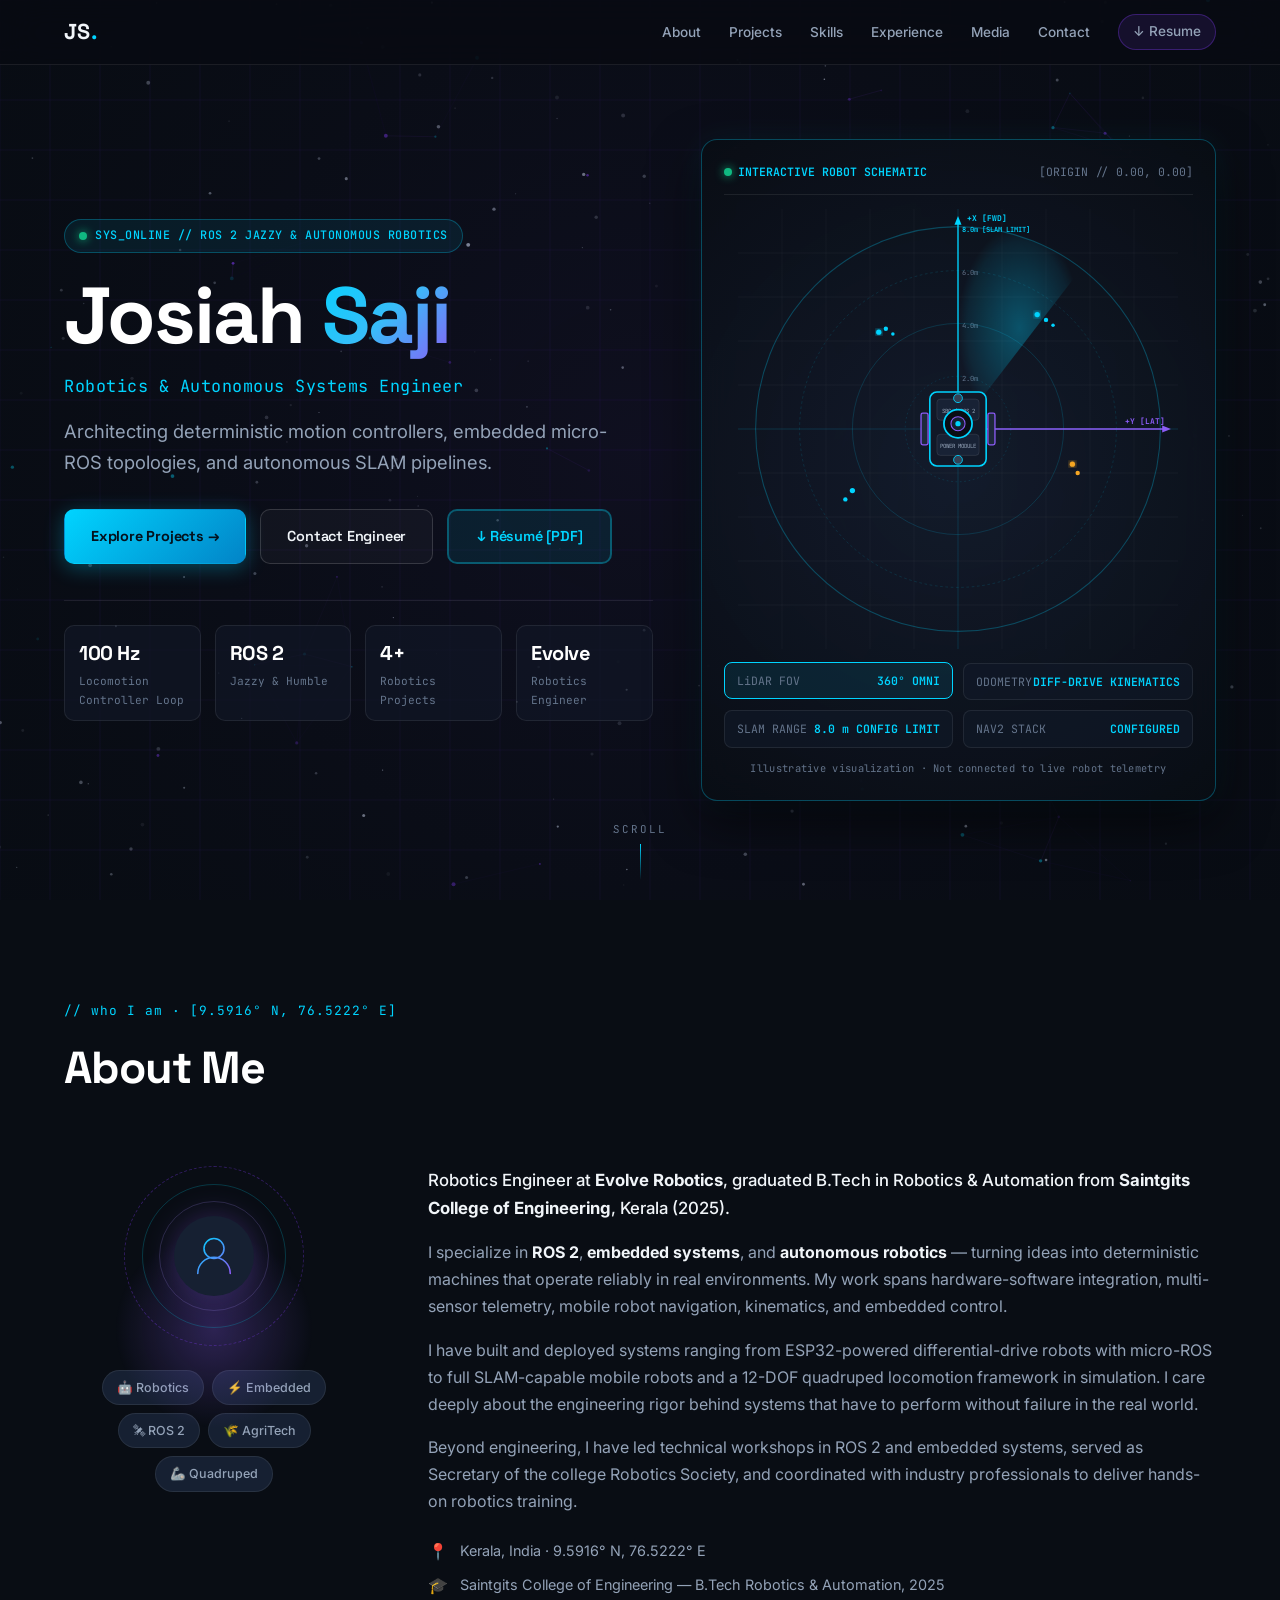
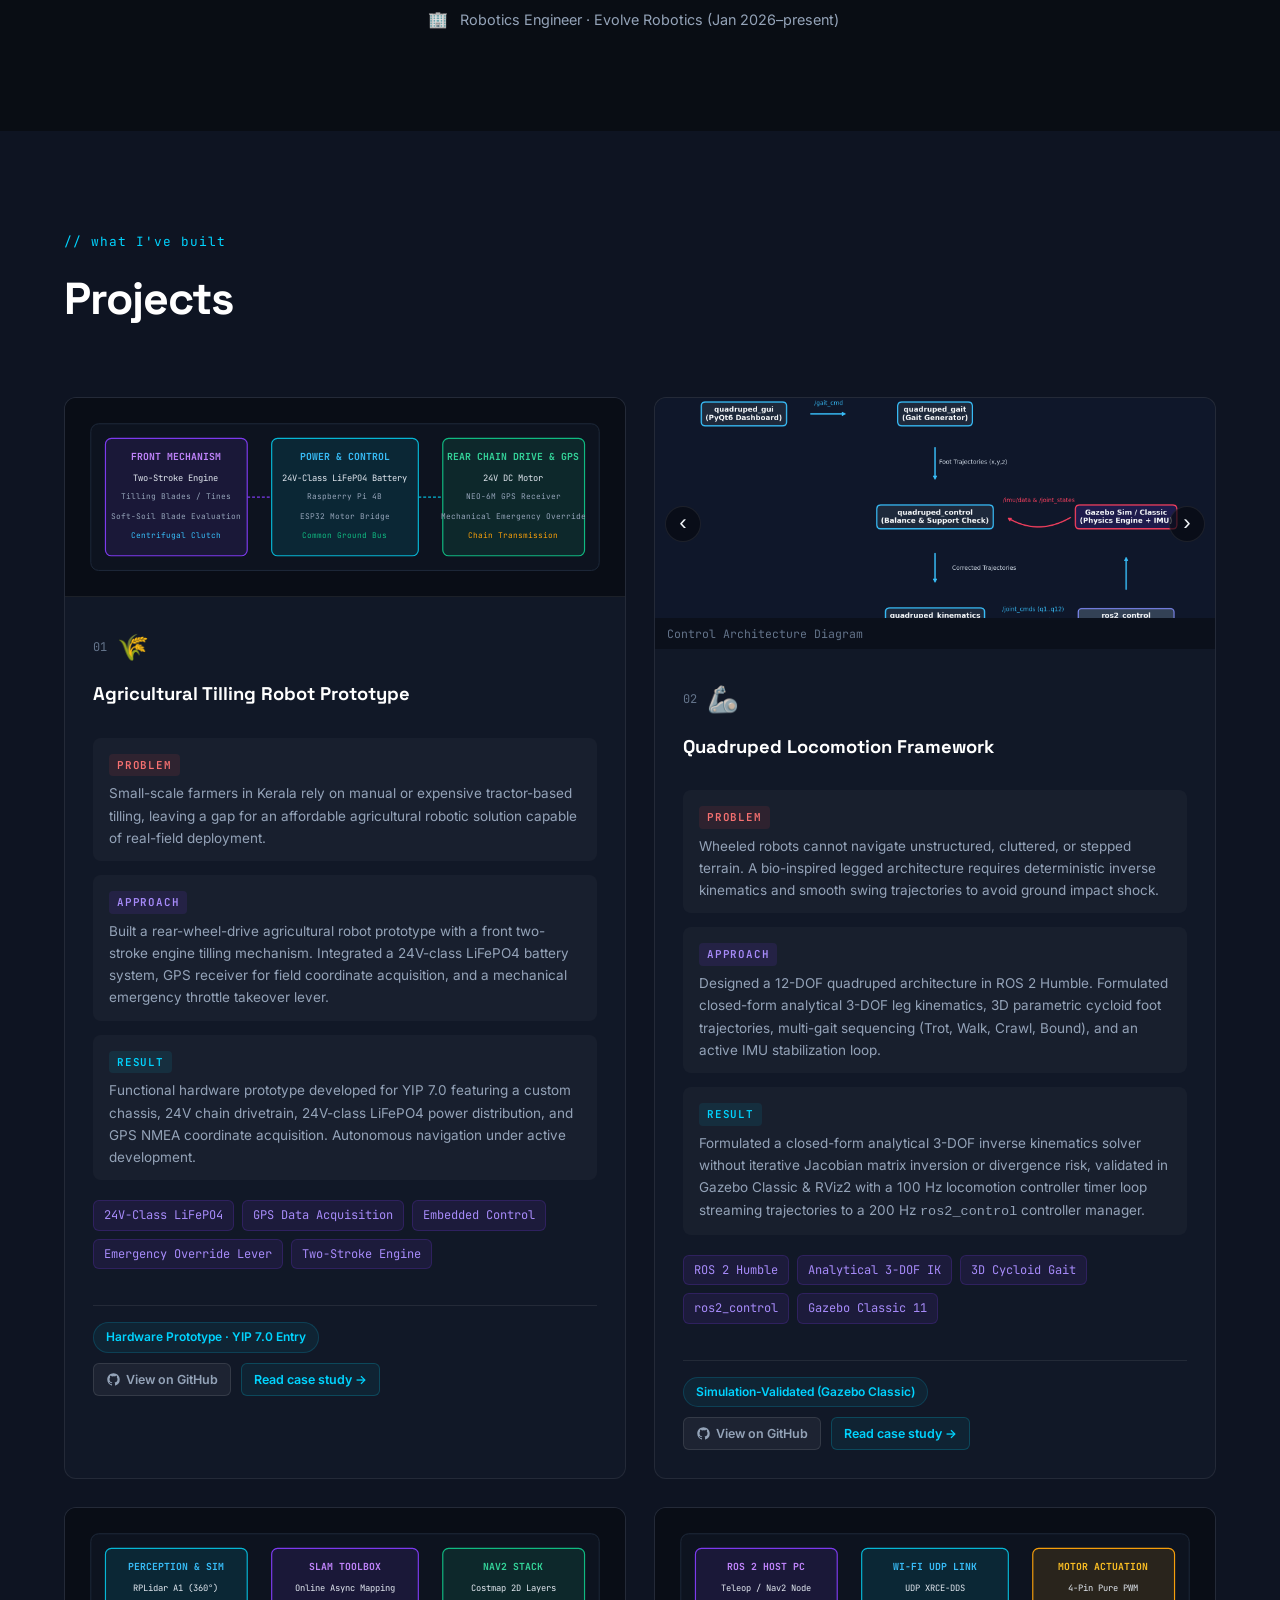
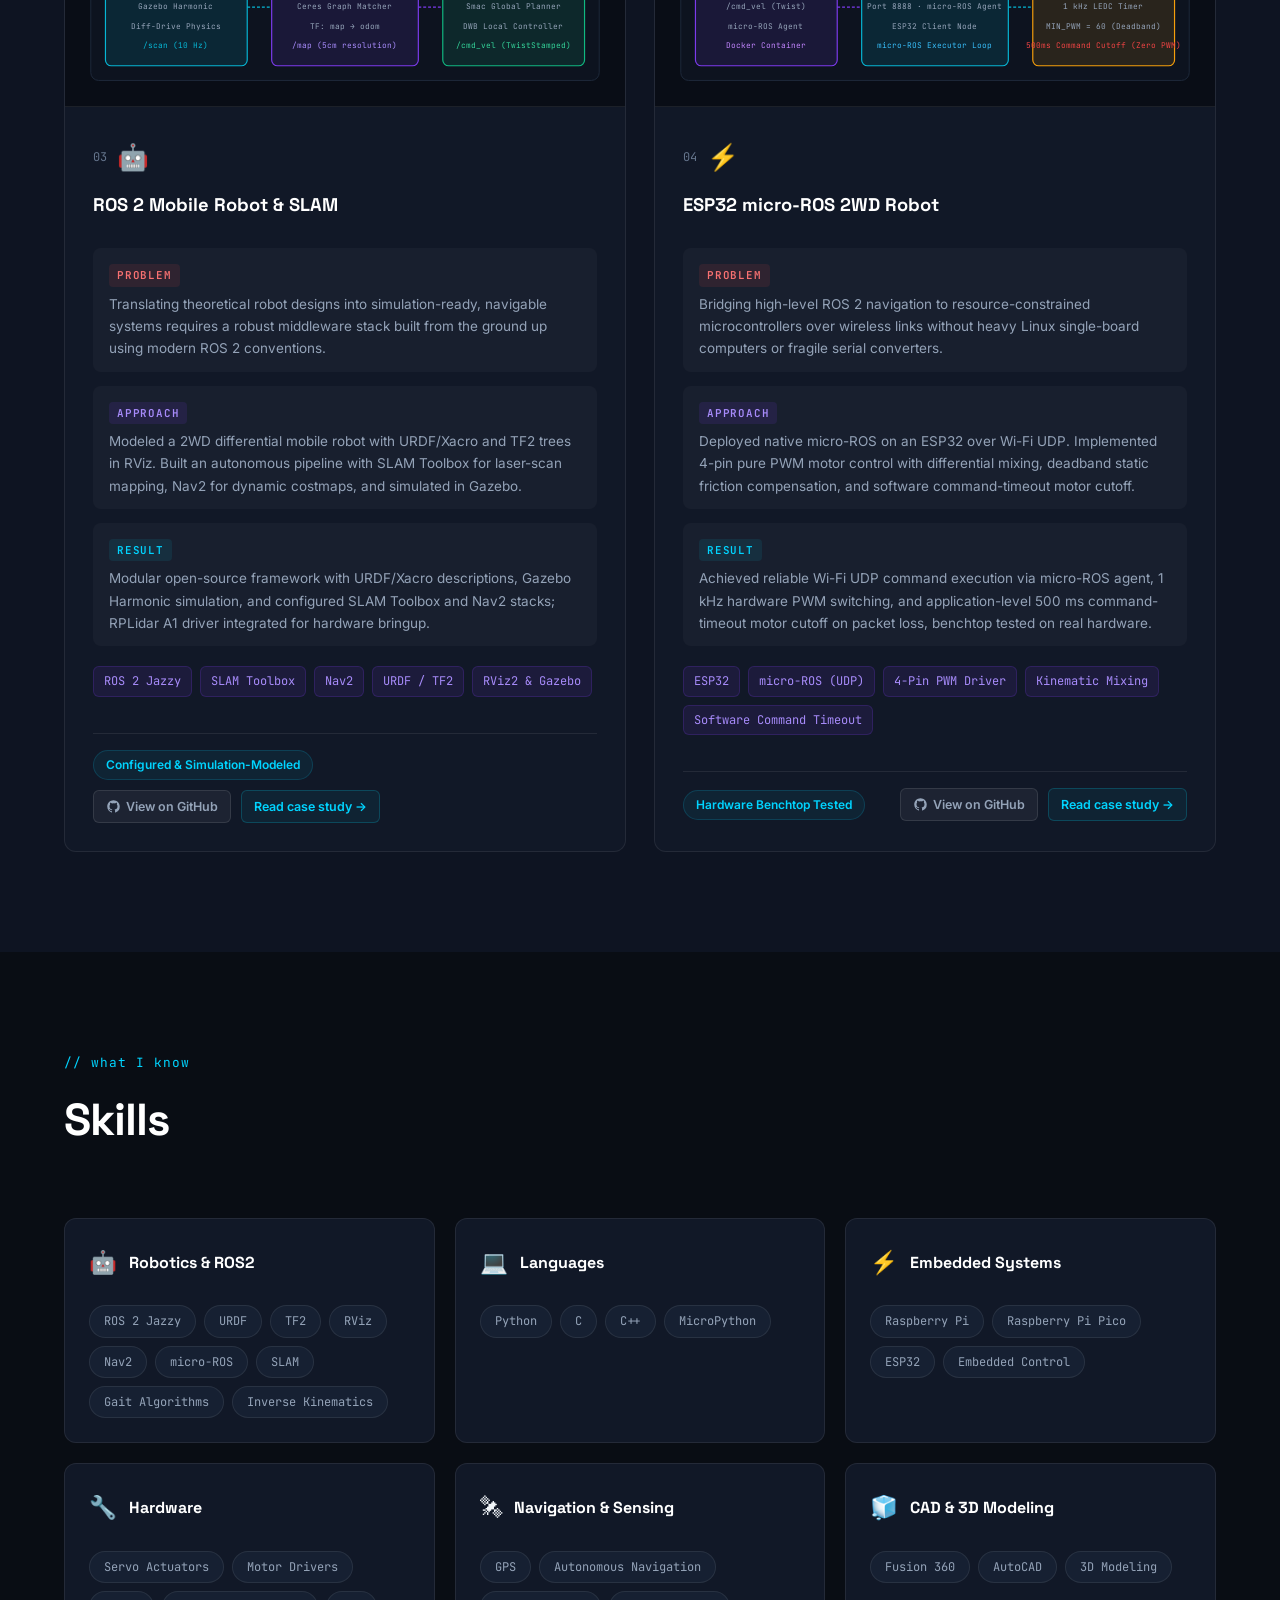
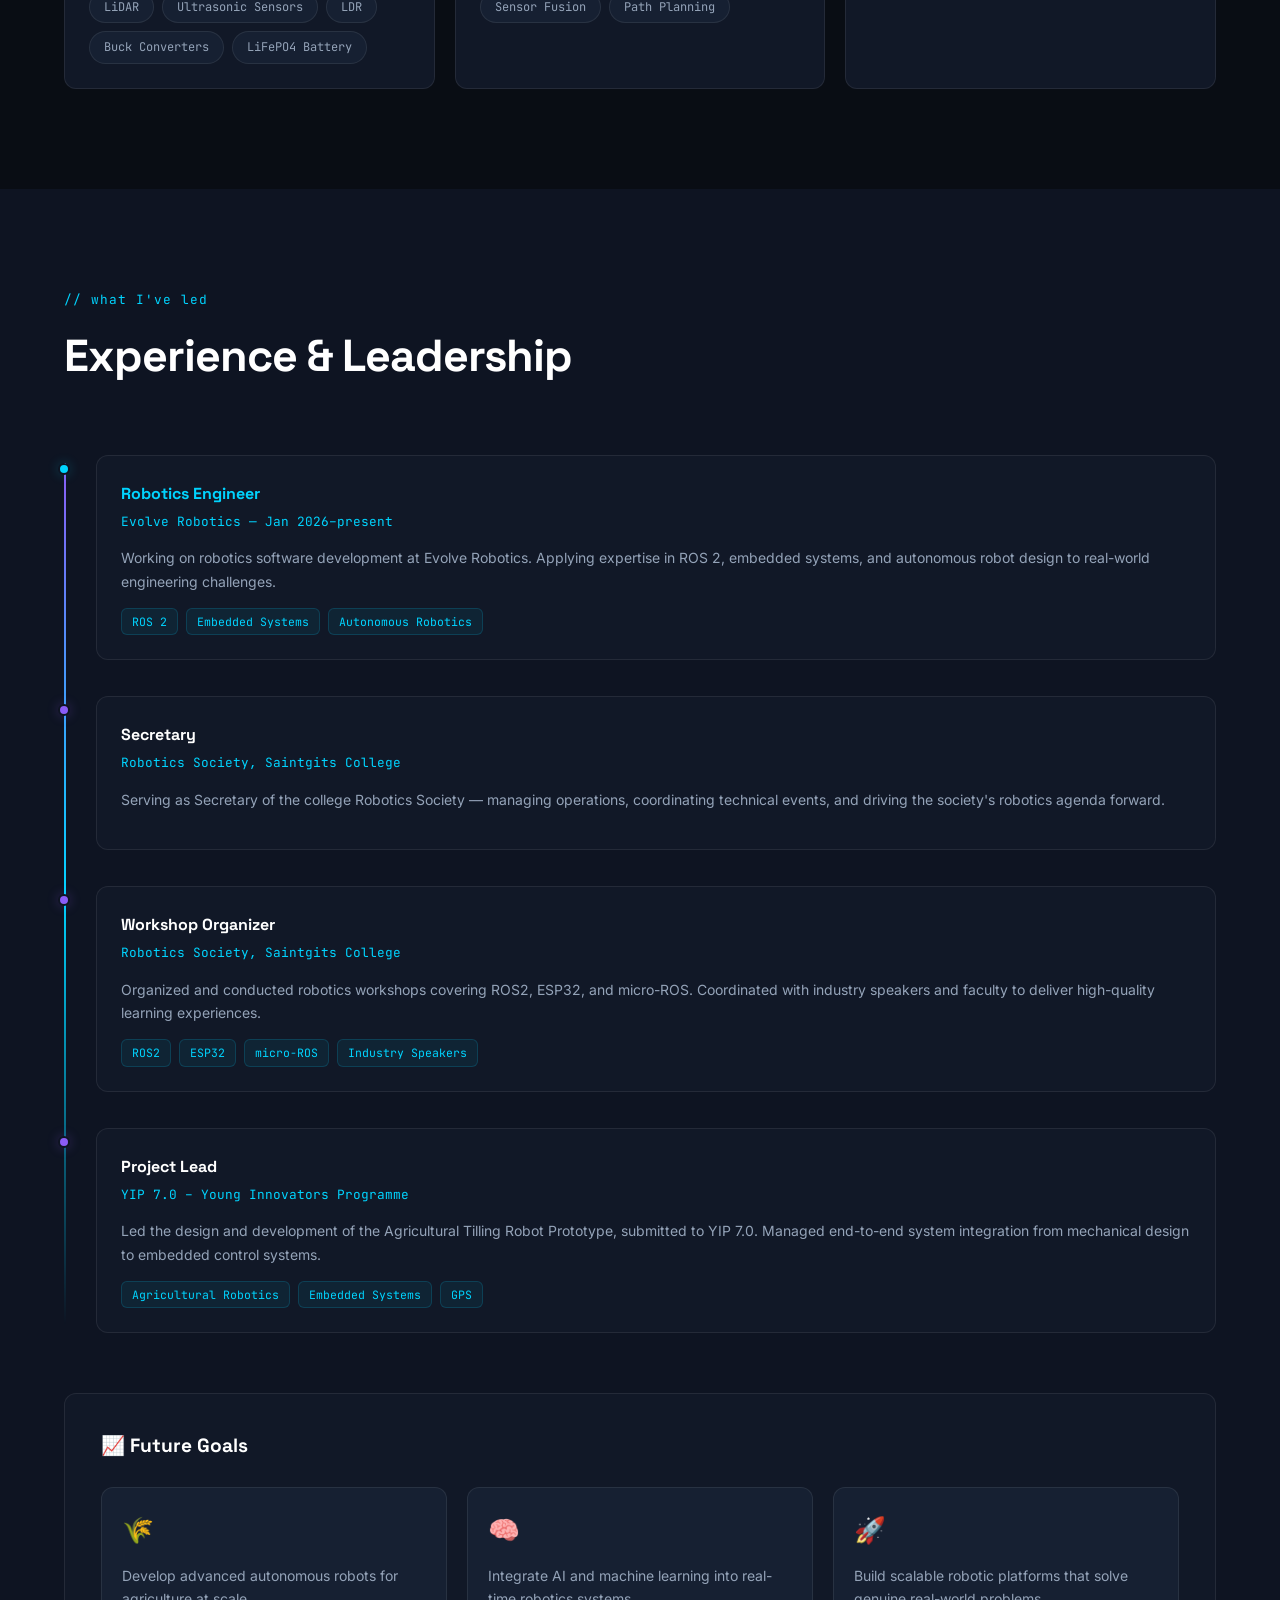
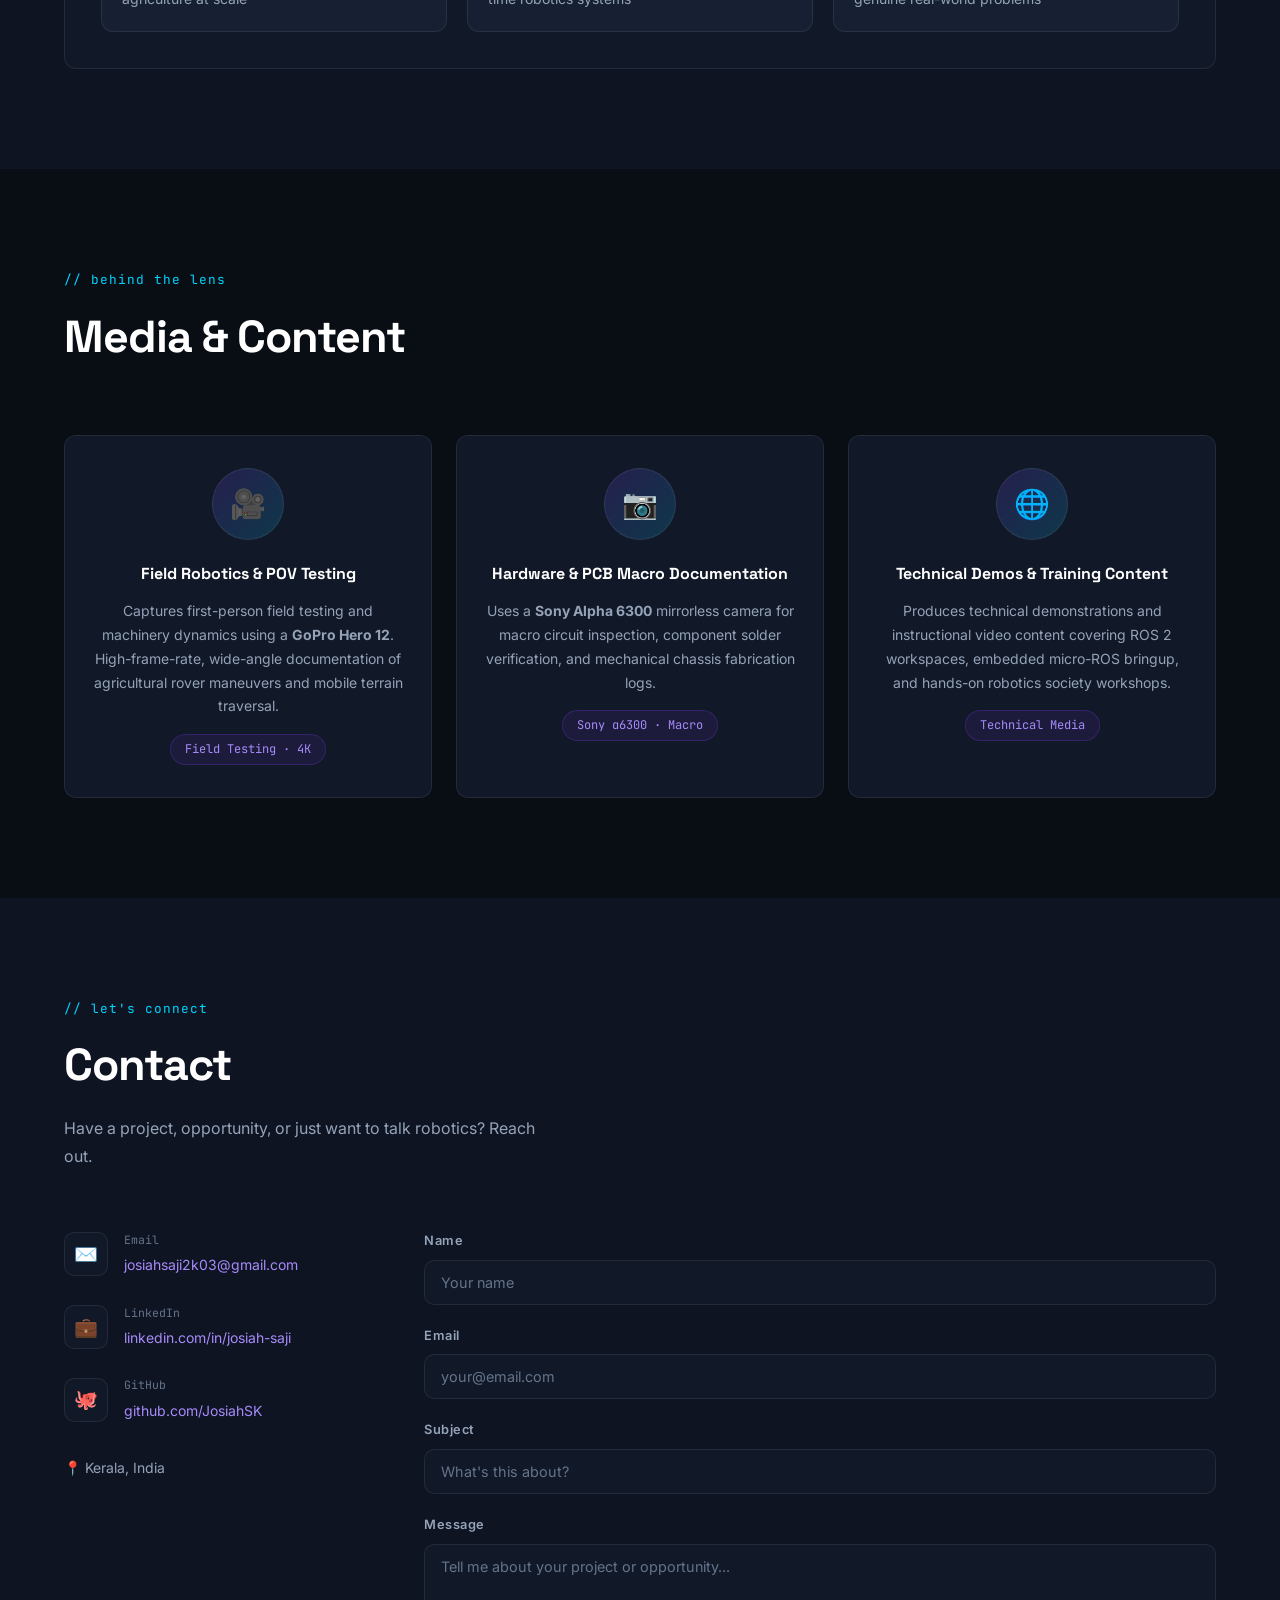
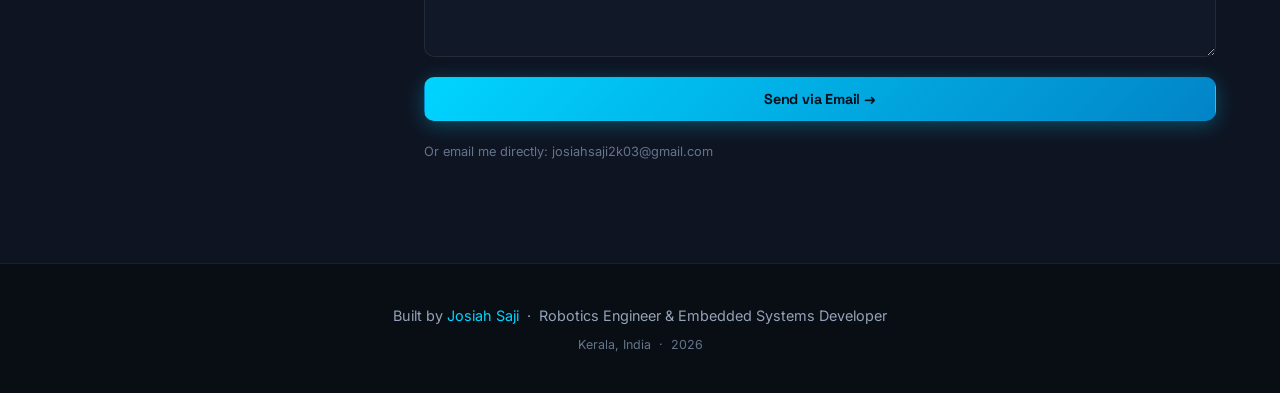
<file: index.html>
<!DOCTYPE html>
<html lang="en">
<head>
  <meta charset="UTF-8" />
  <meta name="viewport" content="width=device-width, initial-scale=1.0" />
  <title>Josiah Saji — Robotics &amp; ROS 2 Engineer</title>
  <meta name="description" content="Portfolio of Josiah Saji — Robotics Engineer, ROS 2 Developer, and Embedded Systems Enthusiast based in Kerala, India." />
  <link rel="canonical" href="https://josiahsk.github.io/josiahsaji.github.io/" />

  <!-- Open Graph / Social Previews -->
  <meta property="og:title" content="Josiah Saji — Robotics &amp; ROS 2 Engineer" />
  <meta property="og:description" content="Robotics Engineer specialising in ROS 2, autonomous navigation, and embedded systems. Based in Kerala, India." />
  <meta property="og:image" content="https://josiahsk.github.io/josiahsaji.github.io/assets/og-image.png" />
  <meta property="og:url" content="https://josiahsk.github.io/josiahsaji.github.io/" />
  <meta property="og:type" content="website" />

  <!-- Twitter Card -->
  <meta name="twitter:card" content="summary_large_image" />
  <meta name="twitter:title" content="Josiah Saji — Robotics &amp; ROS 2 Engineer" />
  <meta name="twitter:description" content="Robotics Engineer specialising in ROS 2, autonomous navigation, and embedded systems." />
  <meta name="twitter:image" content="https://josiahsk.github.io/josiahsaji.github.io/assets/og-image.png" />

  <!-- Favicon -->
  <link rel="icon" href="assets/favicon.ico" />

  <!-- JSON-LD Structured Data -->
  <script type="application/ld+json">
  {
    "@context": "https://schema.org",
    "@type": "Person",
    "name": "Josiah Saji",
    "jobTitle": "Robotics Engineer",
    "worksFor": {
      "@type": "Organization",
      "name": "Evolve Robotics"
    },
    "alumniOf": {
      "@type": "EducationalOrganization",
      "name": "Saintgits College of Engineering"
    },
    "url": "https://josiahsk.github.io/josiahsaji.github.io/",
    "sameAs": [
      "https://github.com/JosiahSK",
      "https://linkedin.com/in/josiah-saji-aa5080232/"
    ]
  }
  </script>

  <link rel="preconnect" href="https://fonts.googleapis.com" />
  <link rel="preconnect" href="https://fonts.gstatic.com" crossorigin />
  <link href="https://fonts.googleapis.com/css2?family=Inter:wght@300;400;500;600;700;800&family=Space+Grotesk:wght@500;600;700&family=JetBrains+Mono:wght@400;500;600&display=swap" rel="stylesheet" />
  <link rel="stylesheet" href="styles.css" />
</head>
<body>

  <!-- Skip Link for Accessibility -->
  <a href="#main" class="skip-link">Skip to main content</a>

  <!-- NAV -->
  <nav id="navbar">
    <div class="nav-inner">
      <a href="#hero" class="nav-logo">JS<span class="accent">.</span></a>
      <ul class="nav-links">
        <li><a href="#about">About</a></li>
        <li><a href="#projects">Projects</a></li>
        <li><a href="#skills">Skills</a></li>
        <li><a href="#experience">Experience</a></li>
        <li><a href="#media">Media</a></li>
        <li><a href="#contact">Contact</a></li>
        <li><a href="assets/resume/resume.pdf" class="nav-resume-btn" id="navResumeBtn" download>&#x2193;&nbsp;Resume</a></li>
      </ul>
      <button class="hamburger" id="hamburger" aria-label="Open menu" aria-expanded="false" aria-controls="mobileMenu">
        <span></span><span></span><span></span>
      </button>
    </div>
    <div class="mobile-menu" id="mobileMenu">
      <a href="#about" class="mobile-link">About</a>
      <a href="#projects" class="mobile-link">Projects</a>
      <a href="#skills" class="mobile-link">Skills</a>
      <a href="#experience" class="mobile-link">Experience</a>
      <a href="#media" class="mobile-link">Media</a>
      <a href="#contact" class="mobile-link">Contact</a>
      <a href="assets/resume/resume.pdf" class="mobile-link" id="mobileResumeBtn" download>&#x2193; Download Resume</a>
    </div>
  </nav>

  <main id="main">

  <!-- HERO -->
  <section id="hero">
    <canvas id="heroCanvas"></canvas>
    <div class="container">
      <div class="hero-split-grid">
        
        <!-- Hero Left: Identity, Role & CTAs -->
        <div class="hero-info reveal">
          <div class="hero-badge-v5">
            <span class="badge-dot"></span>
            SYS_ONLINE // ROS 2 JAZZY &amp; AUTONOMOUS ROBOTICS
          </div>
          <h1 class="hero-name">Josiah <span class="accent-text">Saji</span></h1>
          <p class="hero-title">Robotics &amp; Autonomous Systems Engineer</p>
          <p class="hero-tagline">Architecting deterministic motion controllers, embedded micro-ROS topologies, and autonomous SLAM pipelines.</p>
          
          <div class="hero-cta">
            <a href="#projects" class="btn btn-primary" id="heroViewProjects">Explore Projects &rarr;</a>
            <a href="#contact" class="btn btn-outline" id="heroContact">Contact Engineer</a>
            <a href="assets/resume/resume.pdf" class="btn btn-resume" id="heroResume" download>&#x2193; R&eacute;sum&eacute; [PDF]</a>
          </div>

          <div class="hero-stats-v5">
            <div class="stat-box">
              <span class="stat-val">100 Hz</span>
              <span class="stat-desc">Locomotion Controller Loop</span>
            </div>
            <div class="stat-box">
              <span class="stat-val">ROS 2</span>
              <span class="stat-desc">Jazzy &amp; Humble</span>
            </div>
            <div class="stat-box">
              <span class="stat-val">4+</span>
              <span class="stat-desc">Robotics Projects</span>
            </div>
            <div class="stat-box">
              <span class="stat-val">Evolve</span>
              <span class="stat-desc">Robotics Engineer</span>
            </div>
          </div>
        </div>

        <!-- Hero Right: Interactive Robotics Engineering Stage -->
        <div class="hero-interactive-stage reveal" id="heroStage">
          <div class="stage-header">
            <span class="stage-live-tag"><span class="badge-dot"></span> INTERACTIVE ROBOT SCHEMATIC</span>
            <span class="stage-coords">[ORIGIN // 0.00, 0.00]</span>
          </div>

          <div class="stage-svg-wrap">
            <svg viewBox="0 0 500 500" xmlns="http://www.w3.org/2000/svg" role="img" aria-label="Interactive Autonomous Robot Schematic and LiDAR Radar Sweep">
              <defs>
                <radialGradient id="radarSweepGrad" cx="50%" cy="50%" r="50%">
                  <stop offset="0%" stop-color="#00d4ff" stop-opacity="0.32" />
                  <stop offset="85%" stop-color="#00d4ff" stop-opacity="0.08" />
                  <stop offset="100%" stop-color="#00d4ff" stop-opacity="0" />
                </radialGradient>
                <filter id="cyanGlow" x="-20%" y="-20%" width="140%" height="140%">
                  <feGaussianBlur stdDeviation="3" result="blur" />
                  <feComposite in="SourceGraphic" in2="blur" operator="over" />
                </filter>
              </defs>

              <!-- Blueprint Grid Lines -->
              <g stroke="rgba(255,255,255,0.04)" stroke-width="1">
                <line x1="50" y1="0" x2="50" y2="500" />
                <line x1="100" y1="0" x2="100" y2="500" />
                <line x1="150" y1="0" x2="150" y2="500" />
                <line x1="200" y1="0" x2="200" y2="500" />
                <line x1="250" y1="0" x2="250" y2="500" stroke="rgba(0,212,255,0.18)" />
                <line x1="300" y1="0" x2="300" y2="500" />
                <line x1="350" y1="0" x2="350" y2="500" />
                <line x1="400" y1="0" x2="400" y2="500" />
                <line x1="450" y1="0" x2="450" y2="500" />
                
                <line x1="0" y1="50" x2="500" y2="50" />
                <line x1="0" y1="100" x2="500" y2="100" />
                <line x1="0" y1="150" x2="500" y2="150" />
                <line x1="0" y1="200" x2="500" y2="200" />
                <line x1="0" y1="250" x2="500" y2="250" stroke="rgba(0,212,255,0.18)" />
                <line x1="0" y1="300" x2="500" y2="300" />
                <line x1="0" y1="350" x2="500" y2="350" />
                <line x1="0" y1="400" x2="500" y2="400" />
                <line x1="0" y1="450" x2="500" y2="450" />
              </g>

              <!-- Concentric LiDAR Range Rings -->
              <circle cx="250" cy="250" r="60" fill="none" stroke="rgba(0,212,255,0.14)" stroke-width="1" stroke-dasharray="2,3" />
              <circle cx="250" cy="250" r="120" fill="none" stroke="rgba(0,212,255,0.18)" stroke-width="1" />
              <circle cx="250" cy="250" r="180" fill="none" stroke="rgba(0,212,255,0.14)" stroke-width="1" stroke-dasharray="3,3" />
              <circle cx="250" cy="250" r="230" fill="none" stroke="rgba(0,212,255,0.28)" stroke-width="1.2" />

              <!-- Range Ring Text Labels -->
              <text x="254" y="195" fill="#64748b" font-family="'JetBrains Mono',monospace" font-size="8">2.0m</text>
              <text x="254" y="135" fill="#64748b" font-family="'JetBrains Mono',monospace" font-size="8">4.0m</text>
              <text x="254" y="75" fill="#64748b" font-family="'JetBrains Mono',monospace" font-size="8">6.0m</text>
              <text x="254" y="26" fill="#00d4ff" font-family="'JetBrains Mono',monospace" font-size="8" font-weight="600">8.0m [SLAM LIMIT]</text>

              <!-- Coordinate Axes Vector Arrows -->
              <line x1="250" y1="250" x2="250" y2="15" stroke="#00d4ff" stroke-width="1.5" />
              <polygon points="250,8 246,18 254,18" fill="#00d4ff" />
              <text x="260" y="14" fill="#00d4ff" font-family="'JetBrains Mono',monospace" font-size="9" font-weight="700">+X [FWD]</text>

              <line x1="250" y1="250" x2="485" y2="250" stroke="#8b5cf6" stroke-width="1.5" />
              <polygon points="492,250 482,246 482,254" fill="#8b5cf6" />
              <text x="440" y="244" fill="#8b5cf6" font-family="'JetBrains Mono',monospace" font-size="9" font-weight="700">+Y [LAT]</text>

              <!-- Detected Point Cloud Obstacle Returns -->
              <g id="pointCloudGroup">
                <circle cx="160" cy="140" r="3" fill="#00d4ff" filter="url(#cyanGlow)" />
                <circle cx="168" cy="136" r="2.5" fill="#00d4ff" />
                <circle cx="176" cy="142" r="2" fill="#00d4ff" />

                <circle cx="340" cy="120" r="3" fill="#00d4ff" filter="url(#cyanGlow)" />
                <circle cx="350" cy="126" r="2.5" fill="#00d4ff" />
                <circle cx="358" cy="132" r="2" fill="#00d4ff" />

                <circle cx="380" cy="290" r="3" fill="#f5a623" filter="url(#cyanGlow)" />
                <circle cx="386" cy="300" r="2.5" fill="#f5a623" />

                <circle cx="130" cy="320" r="3" fill="#00d4ff" />
                <circle cx="122" cy="330" r="2.5" fill="#00d4ff" />
              </g>

              <!-- Rotating LiDAR Sweep Beam -->
              <g class="lidar-sweep-group" id="radarSweepBeam">
                <path d="M 250 250 L 250 20 A 230 230 0 0 1 390 68 Z" fill="url(#radarSweepGrad)" />
                <line x1="250" y1="250" x2="250" y2="20" stroke="#00d4ff" stroke-width="2" filter="url(#cyanGlow)" />
              </g>

              <!-- Robot Physical Footprint (Center Differential Drive Base) -->
              <g id="robotChassis" transform="translate(250, 250)">
                <!-- Main Body Chassis -->
                <rect x="-32" y="-42" width="64" height="84" rx="8" fill="#111827" stroke="#00d4ff" stroke-width="1.8" />
                
                <!-- Internal Circuit Components -->
                <rect x="-24" y="-34" width="48" height="24" rx="4" fill="#182235" stroke="rgba(255,255,255,0.1)" stroke-width="1" />
                <text x="0" y="-18" fill="#94a3b8" font-family="'JetBrains Mono',monospace" font-size="6.5" text-anchor="middle">SBC / ROS 2</text>

                <rect x="-24" y="6" width="48" height="24" rx="4" fill="#182235" stroke="rgba(255,255,255,0.1)" stroke-width="1" />
                <text x="0" y="22" fill="#94a3b8" font-family="'JetBrains Mono',monospace" font-size="6.5" text-anchor="middle">POWER MODULE</text>

                <!-- Left Drive Wheel -->
                <rect x="-42" y="-18" width="8" height="36" rx="2" fill="#1e293b" stroke="#8b5cf6" stroke-width="1.5" />
                <!-- Right Drive Wheel -->
                <rect x="34" y="-18" width="8" height="36" rx="2" fill="#1e293b" stroke="#8b5cf6" stroke-width="1.5" />

                <!-- Front Caster -->
                <circle cx="0" cy="-35" r="5" fill="#334155" stroke="#00d4ff" stroke-width="1" />
                <!-- Rear Caster -->
                <circle cx="0" cy="35" r="5" fill="#334155" stroke="#00d4ff" stroke-width="1" />

                <!-- RPLIDAR A1 Sensor Turret at Robot Center -->
                <circle cx="0" cy="-6" r="16" fill="#090d14" stroke="#00d4ff" stroke-width="2" />
                <circle cx="0" cy="-6" r="8" fill="#162032" stroke="#8b5cf6" stroke-width="1.2" />
                <circle cx="0" cy="-6" r="3" fill="#00d4ff" />
              </g>
            </svg>
          </div>

          <div class="telemetry-overlay">
            <div class="telem-chip active" id="telemLidar">
              <span class="telem-label">LiDAR FOV</span>
              <span class="telem-val">360&deg; OMNI</span>
            </div>
            <div class="telem-chip" id="telemOdom">
              <span class="telem-label">ODOMETRY</span>
              <span class="telem-val">DIFF-DRIVE KINEMATICS</span>
            </div>
            <div class="telem-chip" id="telemSlam">
              <span class="telem-label">SLAM RANGE</span>
              <span class="telem-val">8.0 m CONFIG LIMIT</span>
            </div>
            <div class="telem-chip" id="telemNav">
              <span class="telem-label">NAV2 STACK</span>
              <span class="telem-val">CONFIGURED</span>
            </div>
          </div>
          <p class="stage-disclaimer">Illustrative visualization &middot; Not connected to live robot telemetry</p>
        </div>

      </div>
    </div>

    <div class="hero-scroll-hint">
      <span>Scroll</span>
      <div class="scroll-line"></div>
    </div>
  </section>

  <!-- ABOUT -->
  <section id="about" class="section">
    <div class="container">
      <div class="section-header reveal">
        <span class="section-tag">// who I am &middot; [9.5916&deg; N, 76.5222&deg; E]</span>
        <h2 class="section-title">About Me</h2>
      </div>
      <div class="about-grid">
        <div class="about-visual reveal">
          <div class="about-card-glow"></div>
          <div class="about-avatar">
            <div class="avatar-ring ring-1"></div>
            <div class="avatar-ring ring-2"></div>
            <div class="avatar-ring ring-3"></div>
            <div class="avatar-core">
              <svg viewBox="0 0 80 80" fill="none" xmlns="http://www.w3.org/2000/svg" class="avatar-icon">
                <circle cx="40" cy="28" r="16" stroke="url(#grad1)" stroke-width="2.5"/>
                <path d="M14 68c0-14.359 11.64-26 26-26h0c14.359 0 26 11.641 26 26" stroke="url(#grad1)" stroke-width="2.5" stroke-linecap="round"/>
                <defs>
                  <linearGradient id="grad1" x1="14" y1="14" x2="66" y2="68" gradientUnits="userSpaceOnUse">
                    <stop stop-color="#00d4ff"/>
                    <stop offset="1" stop-color="#8b5cf6"/>
                  </linearGradient>
                </defs>
              </svg>
            </div>
          </div>
          <div class="about-tags">
            <span class="tag">&#x1F916; Robotics</span>
            <span class="tag">&#x26A1; Embedded</span>
            <span class="tag">&#x1F6F0; ROS 2</span>
            <span class="tag">&#x1F33E; AgriTech</span>
            <span class="tag">&#x1F9BE; Quadruped</span>
          </div>
        </div>
        <div class="about-text reveal">
          <p class="about-lead">Robotics Engineer at <strong>Evolve Robotics</strong>, graduated B.Tech in Robotics &amp; Automation from <strong>Saintgits College of Engineering</strong>, Kerala (2025).</p>
          <p>I specialize in <strong>ROS 2</strong>, <strong>embedded systems</strong>, and <strong>autonomous robotics</strong> &mdash; turning ideas into deterministic machines that operate reliably in real environments. My work spans hardware-software integration, multi-sensor telemetry, mobile robot navigation, kinematics, and embedded control.</p>
          <p>I have built and deployed systems ranging from ESP32-powered differential-drive robots with micro-ROS to full SLAM-capable mobile robots and a 12-DOF quadruped locomotion framework in simulation. I care deeply about the engineering rigor behind systems that have to perform without failure in the real world.</p>
          <p>Beyond engineering, I have led technical workshops in ROS 2 and embedded systems, served as Secretary of the college Robotics Society, and coordinated with industry professionals to deliver hands-on robotics training.</p>
          <div class="about-highlights">
            <div class="highlight-item">
              <span class="highlight-icon">&#x1F4CD;</span>
              <span>Kerala, India &middot; 9.5916&deg; N, 76.5222&deg; E</span>
            </div>
            <div class="highlight-item">
              <span class="highlight-icon">&#x1F393;</span>
              <span>Saintgits College of Engineering &mdash; B.Tech Robotics &amp; Automation, 2025</span>
            </div>
            <div class="highlight-item">
              <span class="highlight-icon">&#x1F3E2;</span>
              <span>Robotics Engineer &middot; Evolve Robotics (Jan 2026&ndash;present)</span>
            </div>
          </div>
        </div>
      </div>
    </div>
  </section>

  <!-- PROJECTS -->
  <section id="projects" class="section section-alt">
    <div class="container">
      <div class="section-header reveal">
        <span class="section-tag">// what I've built</span>
        <h2 class="section-title">Projects</h2>
      </div>
      <div class="projects-grid">

        <!-- ── PROJECT 01: AGRICULTURAL TILLING ROBOT PROTOTYPE ── -->
        <div class="project-card reveal" id="proj-tilling">
          <!-- TECHNICAL SCHEMATIC HEADER -->
          <div class="proj-media-header" style="background:#090d16;border-bottom:1px solid var(--border);padding:16px;overflow:hidden;">
            <svg viewBox="0 0 540 170" xmlns="http://www.w3.org/2000/svg" style="width:100%;height:auto;display:block;font-family:'JetBrains Mono',monospace;">
              <rect x="10" y="10" width="520" height="150" rx="8" fill="#0d131f" stroke="#1e293b" stroke-width="1"/>
              
              <!-- Front Tiller -->
              <rect x="25" y="25" width="145" height="120" rx="6" fill="rgba(124,58,237,0.12)" stroke="#7c3aed" stroke-width="1.2"/>
              <text x="97" y="47" fill="#c084fc" font-size="10" font-weight="700" text-anchor="middle">FRONT MECHANISM</text>
              <text x="97" y="69" fill="#e2e8f0" font-size="9" text-anchor="middle">Two-Stroke Engine</text>
              <text x="97" y="87" fill="#94a3b8" font-size="8" text-anchor="middle">Tilling Blades / Tines</text>
              <text x="97" y="107" fill="#94a3b8" font-size="8" text-anchor="middle">Soft-Soil Blade Evaluation</text>
              <text x="97" y="127" fill="#38bdf8" font-size="8" text-anchor="middle">Centrifugal Clutch</text>

              <!-- Central Power & Compute -->
              <rect x="195" y="25" width="150" height="120" rx="6" fill="rgba(6,182,212,0.12)" stroke="#06b6d4" stroke-width="1.2"/>
              <text x="270" y="47" fill="#38bdf8" font-size="10" font-weight="700" text-anchor="middle">POWER &amp; CONTROL</text>
              <text x="270" y="69" fill="#e2e8f0" font-size="9" text-anchor="middle">24V-Class LiFePO4 Battery</text>
              <text x="270" y="87" fill="#94a3b8" font-size="8" text-anchor="middle">Raspberry Pi 4B</text>
              <text x="270" y="107" fill="#94a3b8" font-size="8" text-anchor="middle">ESP32 Motor Bridge</text>
              <text x="270" y="127" fill="#10b981" font-size="8" text-anchor="middle">Common Ground Bus</text>

              <!-- Navigation & Rear Drivetrain -->
              <rect x="370" y="25" width="145" height="120" rx="6" fill="rgba(16,185,129,0.12)" stroke="#10b981" stroke-width="1.2"/>
              <text x="442" y="47" fill="#34d399" font-size="10" font-weight="700" text-anchor="middle">REAR CHAIN DRIVE &amp; GPS</text>
              <text x="442" y="69" fill="#e2e8f0" font-size="9" text-anchor="middle">24V DC Motor</text>
              <text x="442" y="87" fill="#94a3b8" font-size="8" text-anchor="middle">NEO-6M GPS Receiver</text>
              <text x="442" y="107" fill="#94a3b8" font-size="8" text-anchor="middle">Mechanical Emergency Override</text>
              <text x="442" y="127" fill="#f59e0b" font-size="8" text-anchor="middle">Chain Transmission</text>

              <!-- Connecting Bus Lines -->
              <line x1="170" y1="85" x2="195" y2="85" stroke="#7c3aed" stroke-width="1.5" stroke-dasharray="3,2"/>
              <line x1="345" y1="85" x2="370" y2="85" stroke="#06b6d4" stroke-width="1.5" stroke-dasharray="3,2"/>
            </svg>
          </div>

          <div class="project-card-inner">
            <div class="project-meta">
              <span class="project-num">01</span>
              <span class="project-icon">🌾</span>
            </div>
            <h3 class="project-title">Agricultural Tilling Robot Prototype</h3>

            <div class="project-narrative">
              <div class="narrative-block">
                <span class="narrative-label problem">Problem</span>
                <p>Small-scale farmers in Kerala rely on manual or expensive tractor-based tilling, leaving a gap for an affordable agricultural robotic solution capable of real-field deployment.</p>
              </div>
              <div class="narrative-block">
                <span class="narrative-label approach">Approach</span>
                <p>Built a rear-wheel-drive agricultural robot prototype with a front two-stroke engine tilling mechanism. Integrated a 24V-class LiFePO4 battery system, GPS receiver for field coordinate acquisition, and a mechanical emergency throttle takeover lever.</p>
              </div>
              <div class="narrative-block">
                <span class="narrative-label result">Result</span>
                <p>Functional hardware prototype developed for YIP 7.0 featuring a custom chassis, 24V chain drivetrain, 24V-class LiFePO4 power distribution, and GPS NMEA coordinate acquisition. Autonomous navigation under active development.</p>
              </div>
            </div>

            <ul class="project-tech">
              <li>24V-Class LiFePO4</li>
              <li>GPS Data Acquisition</li>
              <li>Embedded Control</li>
              <li>Emergency Override Lever</li>
              <li>Two-Stroke Engine</li>
            </ul>

            <div class="project-footer">
              <span class="project-badge">Hardware Prototype · YIP 7.0 Entry</span>
              <div class="project-links">
                <a href="https://github.com/JosiahSK/autonomous-tilling-robot" class="proj-link proj-github" target="_blank" rel="noopener noreferrer" id="githubTilling">
                  <svg width="15" height="15" viewBox="0 0 24 24" fill="currentColor" aria-hidden="true"><path d="M12 2C6.477 2 2 6.484 2 12.017c0 4.425 2.865 8.18 6.839 9.504.5.092.682-.217.682-.483 0-.237-.008-.868-.013-1.703-2.782.605-3.369-1.343-3.369-1.343-.454-1.158-1.11-1.466-1.11-1.466-.908-.62.069-.608.069-.608 1.003.07 1.531 1.032 1.531 1.032.892 1.53 2.341 1.088 2.91.832.092-.647.35-1.088.636-1.338-2.22-.253-4.555-1.113-4.555-4.951 0-1.093.39-1.988 1.029-2.688-.103-.253-.446-1.272.098-2.65 0 0 .84-.27 2.75 1.026A9.564 9.564 0 0112 6.844c.85.004 1.705.115 2.504.337 1.909-1.296 2.747-1.027 2.747-1.027.546 1.379.202 2.398.1 2.651.64.7 1.028 1.595 1.028 2.688 0 3.848-2.339 4.695-4.566 4.943.359.309.678.92.678 1.855 0 1.338-.012 2.419-.012 2.747 0 .268.18.58.688.482A10.019 10.019 0 0022 12.017C22 6.484 17.522 2 12 2z"/></svg>
                  View on GitHub
                </a>
                <a href="tilling-robot.html" class="proj-link proj-casestudy" id="caseStudyTilling">Read case study →</a>
              </div>
            </div>
          </div>
          <div class="project-glow"></div>
        </div>

        <!-- ── PROJECT 02: QUADRUPED ROBOT ── -->
        <div class="project-card reveal" id="proj-quadruped">
          <!-- IMAGE CAROUSEL -->
          <div class="proj-carousel" data-carousel>
            <div class="carousel-track">
              <figure>
                <img src="assets/projects/quadruped-robot/images/control_architecture_diagram.png" alt="Quadruped Robot - Locomotion Control Architecture" loading="lazy">
                <figcaption>Control Architecture Diagram</figcaption>
              </figure>
              <figure>
                <img src="assets/projects/quadruped-robot/images/quadruped_kinematics_diagram.png" alt="Quadruped Robot - Analytical 3-DOF Leg Kinematics" loading="lazy">
                <figcaption>Analytical 3-DOF Kinematics</figcaption>
              </figure>
              <figure>
                <img src="assets/projects/quadruped-robot/images/gait_phase_diagram.png" alt="Quadruped Robot - Multi-Gait Phase Timing Chart" loading="lazy">
                <figcaption>Multi-Gait Phase Timing</figcaption>
              </figure>
              <figure>
                <img src="assets/projects/quadruped-robot/images/support_polygon_diagram.png" alt="Quadruped Robot - CoM Support Polygon Stability Margin" loading="lazy">
                <figcaption>Support Polygon Stability Margin</figcaption>
              </figure>
            </div>
            <button class="carousel-btn carousel-prev" aria-label="Previous image">&#8249;</button>
            <button class="carousel-btn carousel-next" aria-label="Next image">&#8250;</button>
          </div>

          <div class="project-card-inner">
            <div class="project-meta">
              <span class="project-num">02</span>
              <span class="project-icon">🦾</span>
            </div>
            <h3 class="project-title">Quadruped Locomotion Framework</h3>

            <div class="project-narrative">
              <div class="narrative-block">
                <span class="narrative-label problem">Problem</span>
                <p>Wheeled robots cannot navigate unstructured, cluttered, or stepped terrain. A bio-inspired legged architecture requires deterministic inverse kinematics and smooth swing trajectories to avoid ground impact shock.</p>
              </div>
              <div class="narrative-block">
                <span class="narrative-label approach">Approach</span>
                <p>Designed a 12-DOF quadruped architecture in ROS 2 Humble. Formulated closed-form analytical 3-DOF leg kinematics, 3D parametric cycloid foot trajectories, multi-gait sequencing (Trot, Walk, Crawl, Bound), and an active IMU stabilization loop.</p>
              </div>
              <div class="narrative-block">
                <span class="narrative-label result">Result</span>
                <p>Formulated a closed-form analytical 3-DOF inverse kinematics solver without iterative Jacobian matrix inversion or divergence risk, validated in Gazebo Classic &amp; RViz2 with a 100 Hz locomotion controller timer loop streaming trajectories to a 200 Hz <code>ros2_control</code> controller manager.</p>
              </div>
            </div>

            <ul class="project-tech">
              <li>ROS 2 Humble</li>
              <li>Analytical 3-DOF IK</li>
              <li>3D Cycloid Gait</li>
              <li>ros2_control</li>
              <li>Gazebo Classic 11</li>
            </ul>

            <div class="project-footer">
              <span class="project-badge">Simulation-Validated (Gazebo Classic)</span>
              <div class="project-links">
                <a href="https://github.com/JosiahSK/ros2-quadruped-locomotion" class="proj-link proj-github" target="_blank" rel="noopener noreferrer" id="githubQuadruped">
                  <svg width="15" height="15" viewBox="0 0 24 24" fill="currentColor" aria-hidden="true"><path d="M12 2C6.477 2 2 6.484 2 12.017c0 4.425 2.865 8.18 6.839 9.504.5.092.682-.217.682-.483 0-.237-.008-.868-.013-1.703-2.782.605-3.369-1.343-3.369-1.343-.454-1.158-1.11-1.466-1.11-1.466-.908-.62.069-.608.069-.608 1.003.07 1.531 1.032 1.531 1.032.892 1.53 2.341 1.088 2.91.832.092-.647.35-1.088.636-1.338-2.22-.253-4.555-1.113-4.555-4.951 0-1.093.39-1.988 1.029-2.688-.103-.253-.446-1.272.098-2.65 0 0 .84-.27 2.75 1.026A9.564 9.564 0 0112 6.844c.85.004 1.705.115 2.504.337 1.909-1.296 2.747-1.027 2.747-1.027.546 1.379.202 2.398.1 2.651.64.7 1.028 1.595 1.028 2.688 0 3.848-2.339 4.695-4.566 4.943.359.309.678.92.678 1.855 0 1.338-.012 2.419-.012 2.747 0 .268.18.58.688.482A10.019 10.019 0 0022 12.017C22 6.484 17.522 2 12 2z"/></svg>
                  View on GitHub
                </a>
                <a href="quadruped-locomotion.html" class="proj-link proj-casestudy" id="caseStudyQuadruped">Read case study →</a>
              </div>
            </div>
          </div>
          <div class="project-glow"></div>
        </div>

        <!-- ── PROJECT 03: ROS2-BASED ROBOTICS SYSTEMS ── -->
        <div class="project-card reveal" id="proj-ros2">
          <!-- TECHNICAL SCHEMATIC HEADER -->
          <div class="proj-media-header" style="background:#090d16;border-bottom:1px solid var(--border);padding:16px;overflow:hidden;">
            <svg viewBox="0 0 540 170" xmlns="http://www.w3.org/2000/svg" style="width:100%;height:auto;display:block;font-family:'JetBrains Mono',monospace;">
              <rect x="10" y="10" width="520" height="150" rx="8" fill="#0d131f" stroke="#1e293b" stroke-width="1"/>
              
              <!-- Perception -->
              <rect x="25" y="25" width="145" height="120" rx="6" fill="rgba(6,182,212,0.12)" stroke="#06b6d4" stroke-width="1.2"/>
              <text x="97" y="47" fill="#38bdf8" font-size="10" font-weight="700" text-anchor="middle">PERCEPTION &amp; SIM</text>
              <text x="97" y="69" fill="#e2e8f0" font-size="9" text-anchor="middle">RPLidar A1 (360°)</text>
              <text x="97" y="87" fill="#94a3b8" font-size="8" text-anchor="middle">Gazebo Harmonic</text>
              <text x="97" y="107" fill="#94a3b8" font-size="8" text-anchor="middle">Diff-Drive Physics</text>
              <text x="97" y="127" fill="#06b6d4" font-size="8" text-anchor="middle">/scan (10 Hz)</text>

              <!-- SLAM Mapping -->
              <rect x="195" y="25" width="150" height="120" rx="6" fill="rgba(124,58,237,0.12)" stroke="#7c3aed" stroke-width="1.2"/>
              <text x="270" y="47" fill="#c084fc" font-size="10" font-weight="700" text-anchor="middle">SLAM TOOLBOX</text>
              <text x="270" y="69" fill="#e2e8f0" font-size="9" text-anchor="middle">Online Async Mapping</text>
              <text x="270" y="87" fill="#94a3b8" font-size="8" text-anchor="middle">Ceres Graph Matcher</text>
              <text x="270" y="107" fill="#94a3b8" font-size="8" text-anchor="middle">TF: map → odom</text>
              <text x="270" y="127" fill="#a78bfa" font-size="8" text-anchor="middle">/map (5cm resolution)</text>

              <!-- Nav2 Stack -->
              <rect x="370" y="25" width="145" height="120" rx="6" fill="rgba(16,185,129,0.12)" stroke="#10b981" stroke-width="1.2"/>
              <text x="442" y="47" fill="#34d399" font-size="10" font-weight="700" text-anchor="middle">NAV2 STACK</text>
              <text x="442" y="69" fill="#e2e8f0" font-size="9" text-anchor="middle">Costmap 2D Layers</text>
              <text x="442" y="87" fill="#94a3b8" font-size="8" text-anchor="middle">Smac Global Planner</text>
              <text x="442" y="107" fill="#94a3b8" font-size="8" text-anchor="middle">DWB Local Controller</text>
              <text x="442" y="127" fill="#34d399" font-size="8" text-anchor="middle">/cmd_vel (TwistStamped)</text>

              <!-- Data Flow Arrows -->
              <line x1="170" y1="85" x2="195" y2="85" stroke="#06b6d4" stroke-width="1.5" stroke-dasharray="3,2"/>
              <line x1="345" y1="85" x2="370" y2="85" stroke="#7c3aed" stroke-width="1.5" stroke-dasharray="3,2"/>
            </svg>
          </div>

          <div class="project-card-inner">
            <div class="project-meta">
              <span class="project-num">03</span>
              <span class="project-icon">🤖</span>
            </div>
            <h3 class="project-title">ROS 2 Mobile Robot &amp; SLAM</h3>

            <div class="project-narrative">
              <div class="narrative-block">
                <span class="narrative-label problem">Problem</span>
                <p>Translating theoretical robot designs into simulation-ready, navigable systems requires a robust middleware stack built from the ground up using modern ROS 2 conventions.</p>
              </div>
              <div class="narrative-block">
                <span class="narrative-label approach">Approach</span>
                <p>Modeled a 2WD differential mobile robot with URDF/Xacro and TF2 trees in RViz. Built an autonomous pipeline with SLAM Toolbox for laser-scan mapping, Nav2 for dynamic costmaps, and simulated in Gazebo.</p>
              </div>
              <div class="narrative-block">
                <span class="narrative-label result">Result</span>
                <p>Modular open-source framework with URDF/Xacro descriptions, Gazebo Harmonic simulation, and configured SLAM Toolbox and Nav2 stacks; RPLidar A1 driver integrated for hardware bringup.</p>
              </div>
            </div>

            <ul class="project-tech">
              <li>ROS 2 Jazzy</li>
              <li>SLAM Toolbox</li>
              <li>Nav2</li>
              <li>URDF / TF2</li>
              <li>RViz2 &amp; Gazebo</li>
            </ul>

            <div class="project-footer">
              <span class="project-badge">Configured &amp; Simulation-Modeled</span>
              <div class="project-links">
                <a href="https://github.com/JosiahSK/ros2_jazzy_2wd_robot" class="proj-link proj-github" target="_blank" rel="noopener noreferrer" id="githubRos2">
                  <svg width="15" height="15" viewBox="0 0 24 24" fill="currentColor" aria-hidden="true"><path d="M12 2C6.477 2 2 6.484 2 12.017c0 4.425 2.865 8.18 6.839 9.504.5.092.682-.217.682-.483 0-.237-.008-.868-.013-1.703-2.782.605-3.369-1.343-3.369-1.343-.454-1.158-1.11-1.466-1.11-1.466-.908-.62.069-.608.069-.608 1.003.07 1.531 1.032 1.531 1.032.892 1.53 2.341 1.088 2.91.832.092-.647.35-1.088.636-1.338-2.22-.253-4.555-1.113-4.555-4.951 0-1.093.39-1.988 1.029-2.688-.103-.253-.446-1.272.098-2.65 0 0 .84-.27 2.75 1.026A9.564 9.564 0 0112 6.844c.85.004 1.705.115 2.504.337 1.909-1.296 2.747-1.027 2.747-1.027.546 1.379.202 2.398.1 2.651.64.7 1.028 1.595 1.028 2.688 0 3.848-2.339 4.695-4.566 4.943.359.309.678.92.678 1.855 0 1.338-.012 2.419-.012 2.747 0 .268.18.58.688.482A10.019 10.019 0 0022 12.017C22 6.484 17.522 2 12 2z"/></svg>
                  View on GitHub
                </a>
                <a href="ros2-mobile-robot.html" class="proj-link proj-casestudy" id="caseStudyRos2">Read case study →</a>
              </div>
            </div>
          </div>
          <div class="project-glow"></div>
        </div>

        <!-- ── PROJECT 04: EMBEDDED SYSTEMS PROJECTS ── -->
        <div class="project-card reveal" id="proj-embedded">
          <!-- TECHNICAL SCHEMATIC HEADER -->
          <div class="proj-media-header" style="background:#090d16;border-bottom:1px solid var(--border);padding:16px;overflow:hidden;">
            <svg viewBox="0 0 540 170" xmlns="http://www.w3.org/2000/svg" style="width:100%;height:auto;display:block;font-family:'JetBrains Mono',monospace;">
              <rect x="10" y="10" width="520" height="150" rx="8" fill="#0d131f" stroke="#1e293b" stroke-width="1"/>
              
              <!-- Host PC -->
              <rect x="25" y="25" width="145" height="120" rx="6" fill="rgba(124,58,237,0.12)" stroke="#7c3aed" stroke-width="1.2"/>
              <text x="97" y="47" fill="#c084fc" font-size="10" font-weight="700" text-anchor="middle">ROS 2 HOST PC</text>
              <text x="97" y="69" fill="#e2e8f0" font-size="9" text-anchor="middle">Teleop / Nav2 Node</text>
              <text x="97" y="87" fill="#94a3b8" font-size="8" text-anchor="middle">/cmd_vel (Twist)</text>
              <text x="97" y="107" fill="#94a3b8" font-size="8" text-anchor="middle">micro-ROS Agent</text>
              <text x="97" y="127" fill="#c084fc" font-size="8" text-anchor="middle">Docker Container</text>

              <!-- Wireless Transport -->
              <rect x="195" y="25" width="150" height="120" rx="6" fill="rgba(6,182,212,0.12)" stroke="#06b6d4" stroke-width="1.2"/>
              <text x="270" y="47" fill="#38bdf8" font-size="10" font-weight="700" text-anchor="middle">WI-FI UDP LINK</text>
              <text x="270" y="69" fill="#e2e8f0" font-size="9" text-anchor="middle">UDP XRCE-DDS</text>
              <text x="270" y="87" fill="#94a3b8" font-size="8" text-anchor="middle">Port 8888 · micro-ROS Agent</text>
              <text x="270" y="107" fill="#94a3b8" font-size="8" text-anchor="middle">ESP32 Client Node</text>
              <text x="270" y="127" fill="#38bdf8" font-size="8" text-anchor="middle">micro-ROS Executor Loop</text>

              <!-- Motor Actuation -->
              <rect x="370" y="25" width="145" height="120" rx="6" fill="rgba(245,158,11,0.12)" stroke="#f59e0b" stroke-width="1.2"/>
              <text x="442" y="47" fill="#fbbf24" font-size="10" font-weight="700" text-anchor="middle">MOTOR ACTUATION</text>
              <text x="442" y="69" fill="#e2e8f0" font-size="9" text-anchor="middle">4-Pin Pure PWM</text>
              <text x="442" y="87" fill="#94a3b8" font-size="8" text-anchor="middle">1 kHz LEDC Timer</text>
              <text x="442" y="107" fill="#94a3b8" font-size="8" text-anchor="middle">MIN_PWM = 60 (Deadband)</text>
              <text x="442" y="127" fill="#ef4444" font-size="8" text-anchor="middle">500ms Command Cutoff (Zero PWM)</text>

              <!-- Connection Lines -->
              <line x1="170" y1="85" x2="195" y2="85" stroke="#7c3aed" stroke-width="1.5" stroke-dasharray="3,2"/>
              <line x1="345" y1="85" x2="370" y2="85" stroke="#06b6d4" stroke-width="1.5" stroke-dasharray="3,2"/>
            </svg>
          </div>

          <div class="project-card-inner">
            <div class="project-meta">
              <span class="project-num">04</span>
              <span class="project-icon">⚡</span>
            </div>
            <h3 class="project-title">ESP32 micro-ROS 2WD Robot</h3>

            <div class="project-narrative">
              <div class="narrative-block">
                <span class="narrative-label problem">Problem</span>
                <p>Bridging high-level ROS 2 navigation to resource-constrained microcontrollers over wireless links without heavy Linux single-board computers or fragile serial converters.</p>
              </div>
              <div class="narrative-block">
                <span class="narrative-label approach">Approach</span>
                <p>Deployed native micro-ROS on an ESP32 over Wi-Fi UDP. Implemented 4-pin pure PWM motor control with differential mixing, deadband static friction compensation, and software command-timeout motor cutoff.</p>
              </div>
              <div class="narrative-block">
                <span class="narrative-label result">Result</span>
                <p>Achieved reliable Wi-Fi UDP command execution via micro-ROS agent, 1 kHz hardware PWM switching, and application-level 500 ms command-timeout motor cutoff on packet loss, benchtop tested on real hardware.</p>
              </div>
            </div>

            <ul class="project-tech">
              <li>ESP32</li>
              <li>micro-ROS (UDP)</li>
              <li>4-Pin PWM Driver</li>
              <li>Kinematic Mixing</li>
              <li>Software Command Timeout</li>
            </ul>

            <div class="project-footer">
              <span class="project-badge">Hardware Benchtop Tested</span>
              <div class="project-links">
                <a href="https://github.com/JosiahSK/esp32-microros-2wd-car" class="proj-link proj-github" target="_blank" rel="noopener noreferrer" id="githubEmbedded">
                  <svg width="15" height="15" viewBox="0 0 24 24" fill="currentColor" aria-hidden="true"><path d="M12 2C6.477 2 2 6.484 2 12.017c0 4.425 2.865 8.18 6.839 9.504.5.092.682-.217.682-.483 0-.237-.008-.868-.013-1.703-2.782.605-3.369-1.343-3.369-1.343-.454-1.158-1.11-1.466-1.11-1.466-.908-.62.069-.608.069-.608 1.003.07 1.531 1.032 1.531 1.032.892 1.53 2.341 1.088 2.91.832.092-.647.35-1.088.636-1.338-2.22-.253-4.555-1.113-4.555-4.951 0-1.093.39-1.988 1.029-2.688-.103-.253-.446-1.272.098-2.65 0 0 .84-.27 2.75 1.026A9.564 9.564 0 0112 6.844c.85.004 1.705.115 2.504.337 1.909-1.296 2.747-1.027 2.747-1.027.546 1.379.202 2.398.1 2.651.64.7 1.028 1.595 1.028 2.688 0 3.848-2.339 4.695-4.566 4.943.359.309.678.92.678 1.855 0 1.338-.012 2.419-.012 2.747 0 .268.18.58.688.482A10.019 10.019 0 0022 12.017C22 6.484 17.522 2 12 2z"/></svg>
                  View on GitHub
                </a>
                <a href="esp32-microros-robot.html" class="proj-link proj-casestudy" id="caseStudyEmbedded">Read case study →</a>
              </div>
            </div>
          </div>
          <div class="project-glow"></div>
        </div>

      </div>
    </div>
  </section>

  <!-- SKILLS -->
  <section id="skills" class="section">
    <div class="container">
      <div class="section-header reveal">
        <span class="section-tag">// what I know</span>
        <h2 class="section-title">Skills</h2>
      </div>
      <div class="skills-pill-grid">

        <div class="skill-pill-group reveal">
          <div class="skill-cat-header">
            <span class="skill-cat-icon">🤖</span>
            <h3>Robotics &amp; ROS2</h3>
          </div>
          <div class="skill-pills">
            <a href="#proj-ros2" class="skill-pill">ROS 2 Jazzy</a>
            <a href="#proj-ros2" class="skill-pill">URDF</a>
            <a href="#proj-ros2" class="skill-pill">TF2</a>
            <a href="#proj-ros2" class="skill-pill">RViz</a>
            <a href="#proj-ros2" class="skill-pill">Nav2</a>
            <a href="#proj-embedded" class="skill-pill">micro-ROS</a>
            <a href="#proj-ros2" class="skill-pill">SLAM</a>
            <a href="#proj-quadruped" class="skill-pill">Gait Algorithms</a>
            <a href="#proj-quadruped" class="skill-pill">Inverse Kinematics</a>
          </div>
        </div>

        <div class="skill-pill-group reveal">
          <div class="skill-cat-header">
            <span class="skill-cat-icon">💻</span>
            <h3>Languages</h3>
          </div>
          <div class="skill-pills">
            <a href="#proj-quadruped" class="skill-pill">Python</a>
            <a href="#proj-embedded" class="skill-pill">C</a>
            <a href="#proj-quadruped" class="skill-pill">C++</a>
            <a href="#proj-embedded" class="skill-pill">MicroPython</a>
          </div>
        </div>

        <div class="skill-pill-group reveal">
          <div class="skill-cat-header">
            <span class="skill-cat-icon">⚡</span>
            <h3>Embedded Systems</h3>
          </div>
          <div class="skill-pills">
            <a href="#proj-tilling" class="skill-pill">Raspberry Pi</a>
            <a href="#proj-embedded" class="skill-pill">Raspberry Pi Pico</a>
            <a href="#proj-embedded" class="skill-pill">ESP32</a>
            <a href="#proj-tilling" class="skill-pill">Embedded Control</a>
          </div>
        </div>

        <div class="skill-pill-group reveal">
          <div class="skill-cat-header">
            <span class="skill-cat-icon">🔧</span>
            <h3>Hardware</h3>
          </div>
          <div class="skill-pills">
            <a href="#proj-quadruped" class="skill-pill">Servo Actuators</a>
            <a href="#proj-embedded" class="skill-pill">Motor Drivers</a>
            <a href="#proj-ros2" class="skill-pill">LiDAR</a>
            <a href="#proj-embedded" class="skill-pill">Ultrasonic Sensors</a>
            <a href="#proj-embedded" class="skill-pill">LDR</a>
            <a href="#proj-embedded" class="skill-pill">Buck Converters</a>
            <a href="#proj-tilling" class="skill-pill">LiFePO4 Battery</a>
          </div>
        </div>

        <div class="skill-pill-group reveal">
          <div class="skill-cat-header">
            <span class="skill-cat-icon">🛰</span>
            <h3>Navigation &amp; Sensing</h3>
          </div>
          <div class="skill-pills">
            <a href="#proj-tilling" class="skill-pill">GPS</a>
            <a href="#proj-ros2" class="skill-pill">Autonomous Navigation</a>
            <a href="#proj-ros2" class="skill-pill">Sensor Fusion</a>
            <a href="#proj-ros2" class="skill-pill">Path Planning</a>
          </div>
        </div>

        <div class="skill-pill-group reveal">
          <div class="skill-cat-header">
            <span class="skill-cat-icon">🧊</span>
            <h3>CAD &amp; 3D Modeling</h3>
          </div>
          <div class="skill-pills">
            <a href="#proj-tilling" class="skill-pill">Fusion 360</a>
            <span class="skill-pill">AutoCAD</span>
            <span class="skill-pill">3D Modeling</span>
          </div>
        </div>

      </div>
    </div>
  </section>

  <!-- EXPERIENCE & LEADERSHIP -->
  <section id="experience" class="section section-alt">
    <div class="container">
      <div class="section-header reveal">
        <span class="section-tag">// what I've led</span>
        <h2 class="section-title">Experience &amp; Leadership</h2>
      </div>
      <div class="timeline">

        <div class="timeline-item reveal" id="exp-evolve">
          <div class="timeline-dot"></div>
          <div class="timeline-card">
            <div class="timeline-header">
              <span class="timeline-role">Robotics Engineer</span>
              <span class="timeline-org">Evolve Robotics — Jan 2026–present</span>
            </div>
            <p class="timeline-desc">Working on robotics software development at Evolve Robotics. Applying expertise in ROS 2, embedded systems, and autonomous robot design to real-world engineering challenges.</p>
            <div class="timeline-tags">
              <span>ROS 2</span><span>Embedded Systems</span><span>Autonomous Robotics</span>
            </div>
          </div>
        </div>

        <div class="timeline-item reveal" id="exp-secretary">
          <div class="timeline-dot"></div>
          <div class="timeline-card">
            <div class="timeline-header">
              <span class="timeline-role">Secretary</span>
              <span class="timeline-org">Robotics Society, Saintgits College</span>
            </div>
            <p class="timeline-desc">Serving as Secretary of the college Robotics Society — managing operations, coordinating technical events, and driving the society's robotics agenda forward.</p>
          </div>
        </div>

        <div class="timeline-item reveal" id="exp-workshops">
          <div class="timeline-dot"></div>
          <div class="timeline-card">
            <div class="timeline-header">
              <span class="timeline-role">Workshop Organizer</span>
              <span class="timeline-org">Robotics Society, Saintgits College</span>
            </div>
            <p class="timeline-desc">Organized and conducted robotics workshops covering ROS2, ESP32, and micro-ROS. Coordinated with industry speakers and faculty to deliver high-quality learning experiences.</p>
            <div class="timeline-tags">
              <span>ROS2</span><span>ESP32</span><span>micro-ROS</span><span>Industry Speakers</span>
            </div>
          </div>
        </div>

        <div class="timeline-item reveal" id="exp-yip">
          <div class="timeline-dot"></div>
          <div class="timeline-card">
            <div class="timeline-header">
              <span class="timeline-role">Project Lead</span>
              <span class="timeline-org">YIP 7.0 – Young Innovators Programme</span>
            </div>
            <p class="timeline-desc">Led the design and development of the Agricultural Tilling Robot Prototype, submitted to YIP 7.0. Managed end-to-end system integration from mechanical design to embedded control systems.</p>
            <div class="timeline-tags">
              <span>Agricultural Robotics</span><span>Embedded Systems</span><span>GPS</span>
            </div>
          </div>
        </div>

      </div>

      <!-- Future Goals -->
      <div class="goals-block reveal">
        <h3 class="goals-title">📈 Future Goals</h3>
        <div class="goals-grid">
          <div class="goal-item">
            <span class="goal-icon">🌾</span>
            <p>Develop advanced autonomous robots for agriculture at scale</p>
          </div>
          <div class="goal-item">
            <span class="goal-icon">🧠</span>
            <p>Integrate AI and machine learning into real-time robotics systems</p>
          </div>
          <div class="goal-item">
            <span class="goal-icon">🚀</span>
            <p>Build scalable robotic platforms that solve genuine real-world problems</p>
          </div>
        </div>
      </div>
    </div>
  </section>

  <!-- MEDIA -->
  <section id="media" class="section">
    <div class="container">
      <div class="section-header reveal">
        <span class="section-tag">// behind the lens</span>
        <h2 class="section-title">Media &amp; Content</h2>
      </div>
      <div class="media-grid">
        <div class="media-card reveal" id="media-gopro">
          <div class="media-icon-wrap">
            <span class="media-icon">🎥</span>
          </div>
          <h3>Field Robotics &amp; POV Testing</h3>
          <p>Captures first-person field testing and machinery dynamics using a <strong>GoPro Hero 12</strong>. High-frame-rate, wide-angle documentation of agricultural rover maneuvers and mobile terrain traversal.</p>
          <span class="media-tag">Field Testing · 4K</span>
        </div>
        <div class="media-card reveal" id="media-sony">
          <div class="media-icon-wrap">
            <span class="media-icon">📷</span>
          </div>
          <h3>Hardware &amp; PCB Macro Documentation</h3>
          <p>Uses a <strong>Sony Alpha 6300</strong> mirrorless camera for macro circuit inspection, component solder verification, and mechanical chassis fabrication logs.</p>
          <span class="media-tag">Sony α6300 · Macro</span>
        </div>
        <div class="media-card reveal" id="media-vision">
          <div class="media-icon-wrap">
            <span class="media-icon">🌐</span>
          </div>
          <h3>Technical Demos &amp; Training Content</h3>
          <p>Produces technical demonstrations and instructional video content covering ROS 2 workspaces, embedded micro-ROS bringup, and hands-on robotics society workshops.</p>
          <span class="media-tag">Technical Media</span>
        </div>
      </div>
    </div>
  </section>

  <!-- CONTACT -->
  <section id="contact" class="section section-alt">
    <div class="container">
      <div class="section-header reveal">
        <span class="section-tag">// let's connect</span>
        <h2 class="section-title">Contact</h2>
        <p class="section-sub">Have a project, opportunity, or just want to talk robotics? Reach out.</p>
      </div>
      <div class="contact-grid">
        <div class="contact-info reveal">
          <div class="contact-link-item" id="contact-email">
            <div class="contact-link-icon">✉️</div>
            <div>
              <span class="contact-link-label">Email</span>
              <a href="mailto:josiahsaji2k03@gmail.com" class="contact-link-val">josiahsaji2k03@gmail.com</a>
            </div>
          </div>
          <div class="contact-link-item" id="contact-linkedin">
            <div class="contact-link-icon">💼</div>
            <div>
              <span class="contact-link-label">LinkedIn</span>
              <a href="https://www.linkedin.com/in/josiah-saji-aa5080232/" target="_blank" rel="noopener noreferrer" class="contact-link-val">linkedin.com/in/josiah-saji</a>
            </div>
          </div>
          <div class="contact-link-item" id="contact-github">
            <div class="contact-link-icon">🐙</div>
            <div>
              <span class="contact-link-label">GitHub</span>
              <a href="https://github.com/JosiahSK" target="_blank" rel="noopener noreferrer" class="contact-link-val">github.com/JosiahSK</a>
            </div>
          </div>
          <p class="contact-location">📍 Kerala, India</p>
        </div>
        <!-- NOTE: To enable this form, create a free account at formspree.io → New Form → copy your form ID → set data-form-id below -->
        <form class="contact-form reveal" id="contactForm"
              data-form-id=""
              novalidate>
          <input type="hidden" name="_subject" value="Portfolio Contact — Josiah Saji" />
          <div class="form-group">
            <label for="formName">Name</label>
            <input type="text" id="formName" name="name" placeholder="Your name" required autocomplete="name" />
          </div>
          <div class="form-group">
            <label for="formEmail">Email</label>
            <input type="email" id="formEmail" name="email" placeholder="your@email.com" required autocomplete="email" />
          </div>
          <div class="form-group">
            <label for="formSubject">Subject</label>
            <input type="text" id="formSubject" name="subject" placeholder="What's this about?" autocomplete="off" />
          </div>
          <div class="form-group">
            <label for="formMessage">Message</label>
            <textarea id="formMessage" name="message" rows="5" placeholder="Tell me about your project or opportunity..." required></textarea>
          </div>
          <button type="submit" class="btn btn-primary btn-full" id="formSubmit">Send Message →</button>
          <p class="form-note" id="formNote" role="status" aria-live="polite"></p>
        </form>
      </div>
    </div>
  </section>

  </main>

  <!-- FOOTER -->
  <footer id="footer">
    <div class="container">
      <p class="footer-text">Built by <span class="accent">Josiah Saji</span> &nbsp;·&nbsp; Robotics Engineer &amp; Embedded Systems Developer</p>
      <p class="footer-sub">Kerala, India &nbsp;·&nbsp; 2026</p>
    </div>
  </footer>

  <script src="script.js"></script>
</body>
</html>
</file>
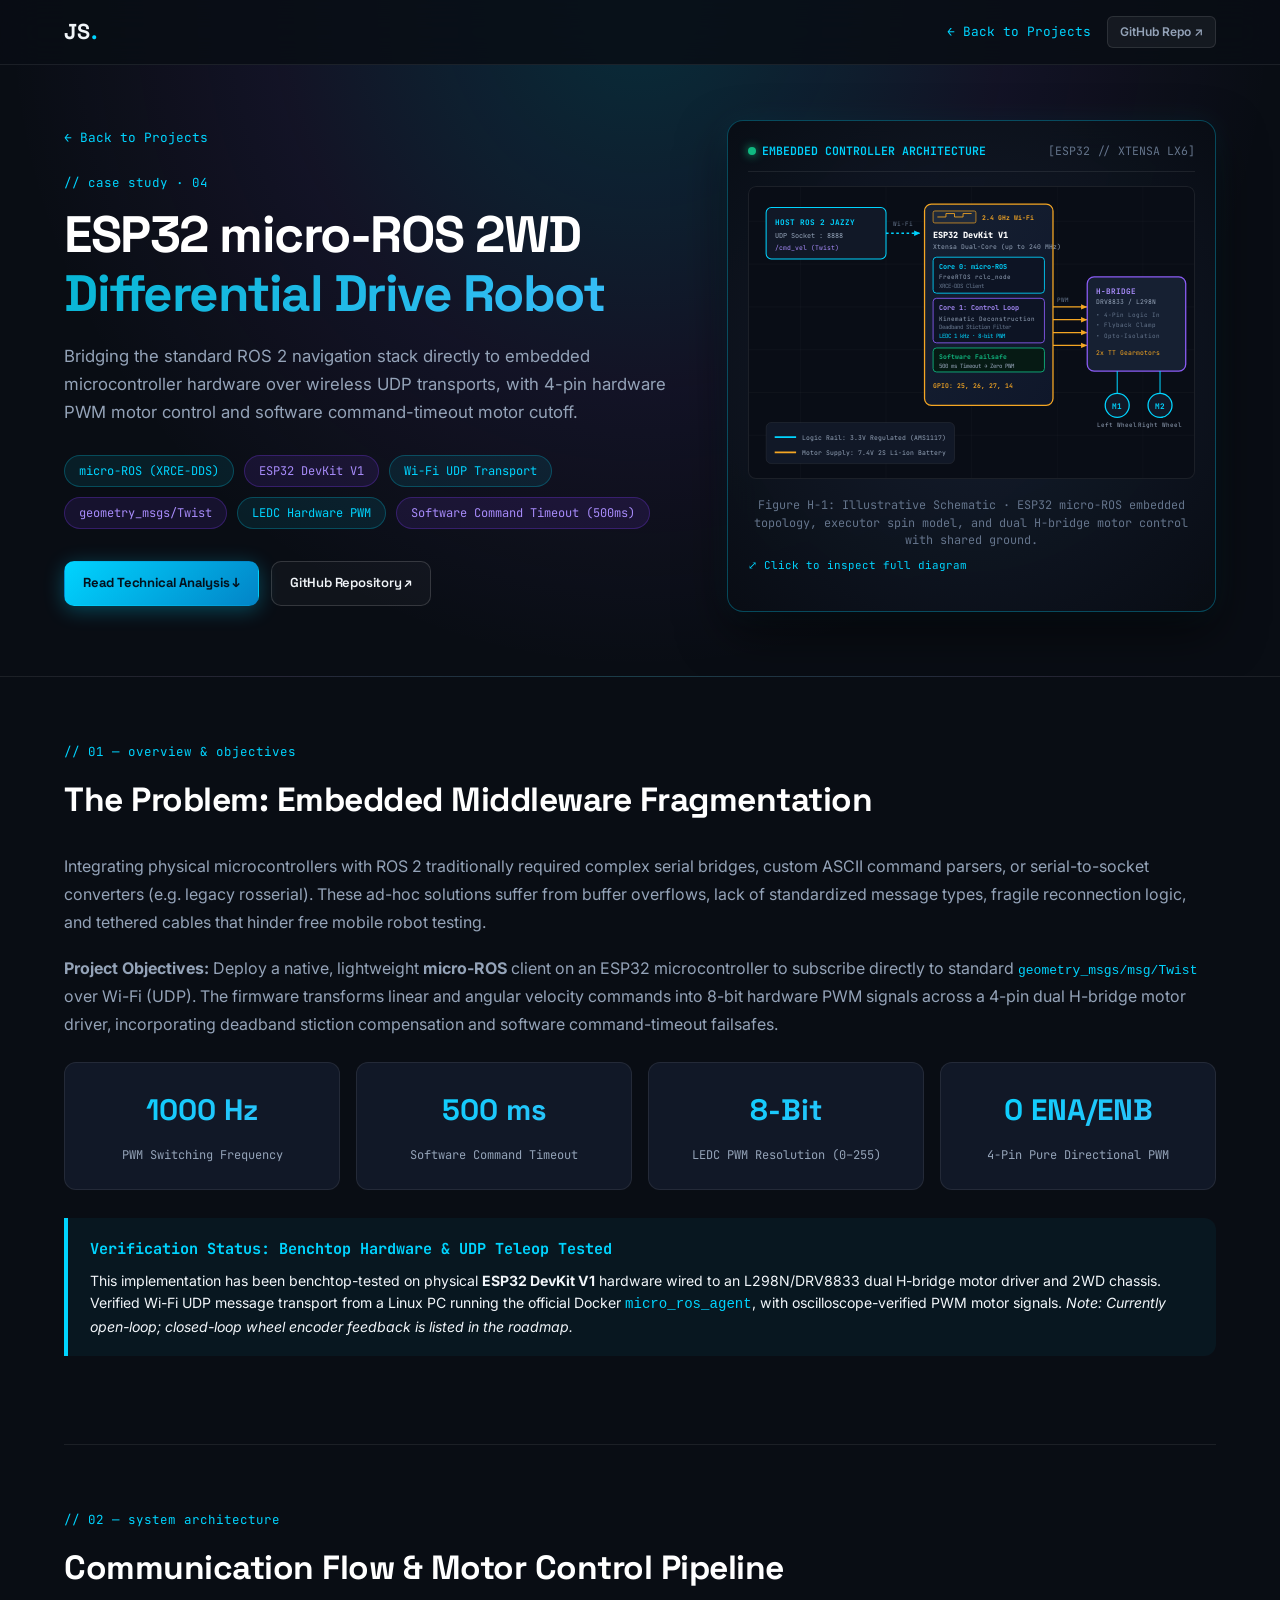
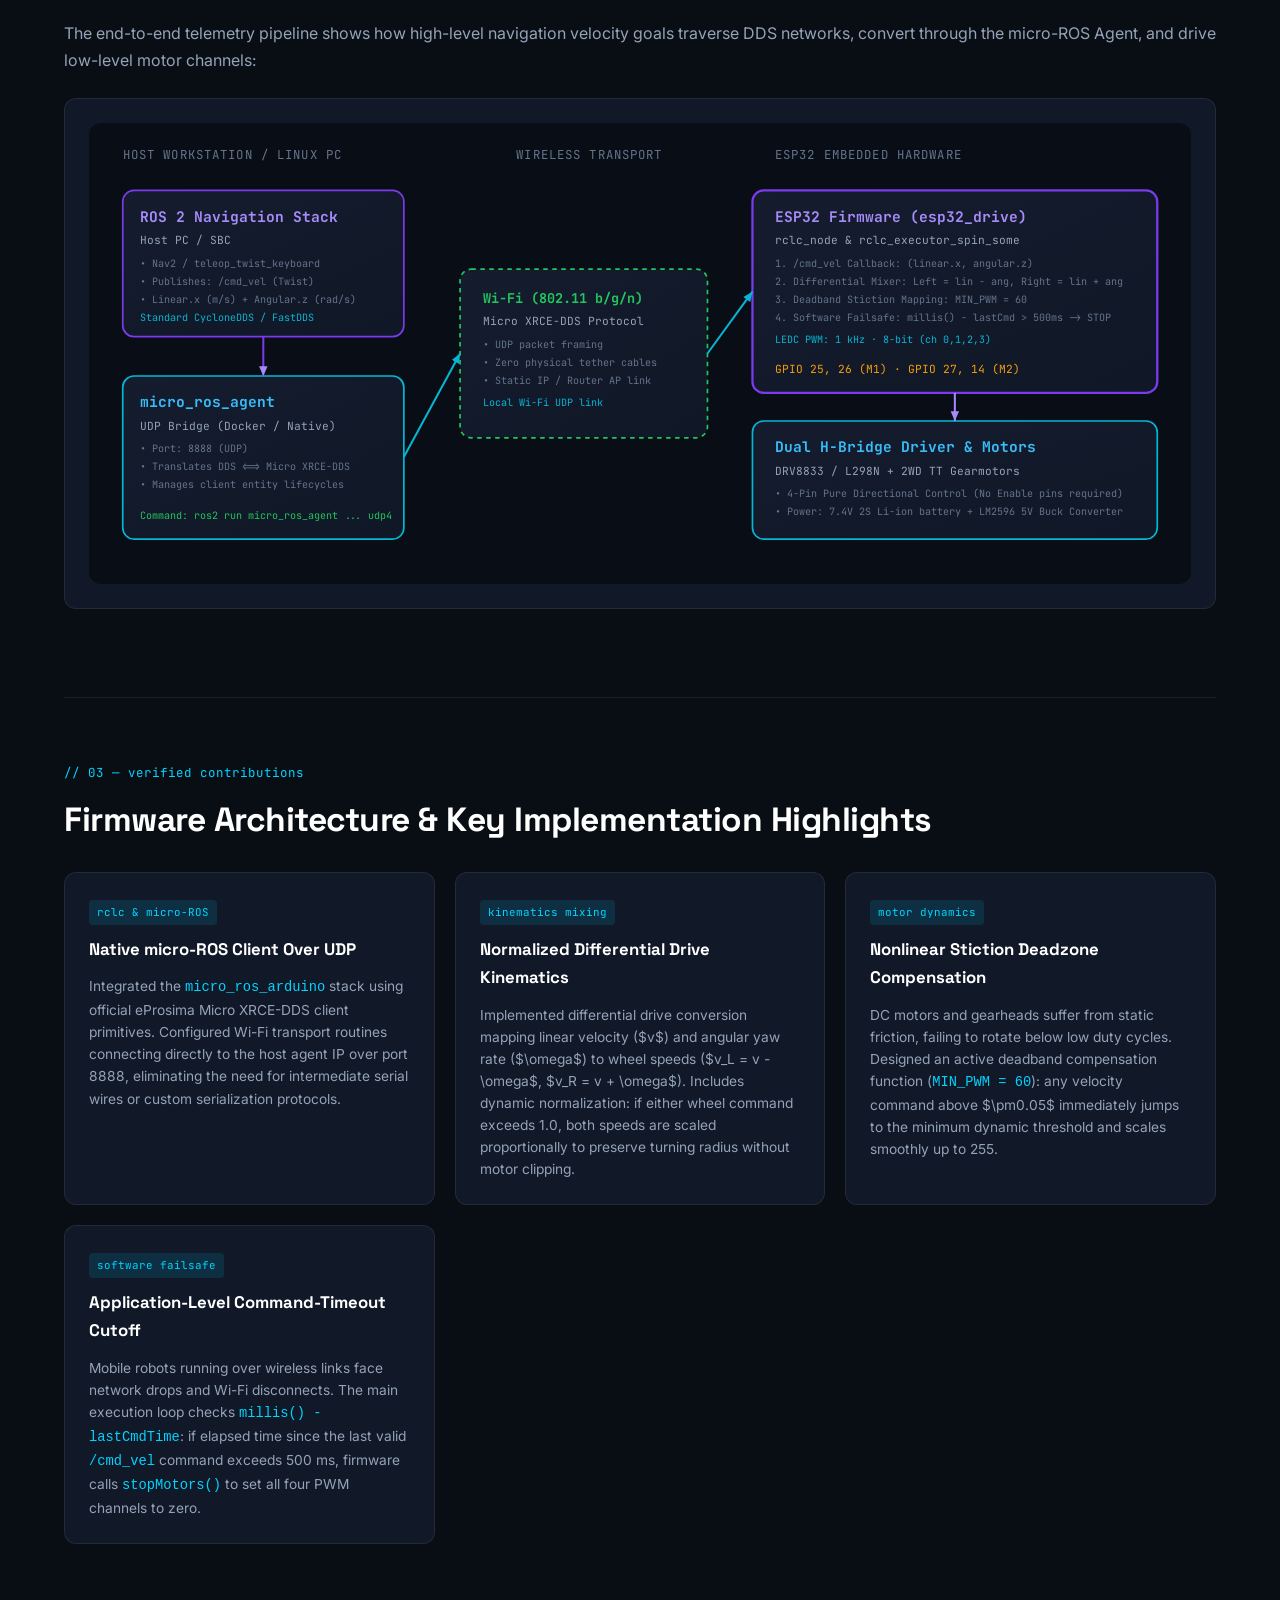
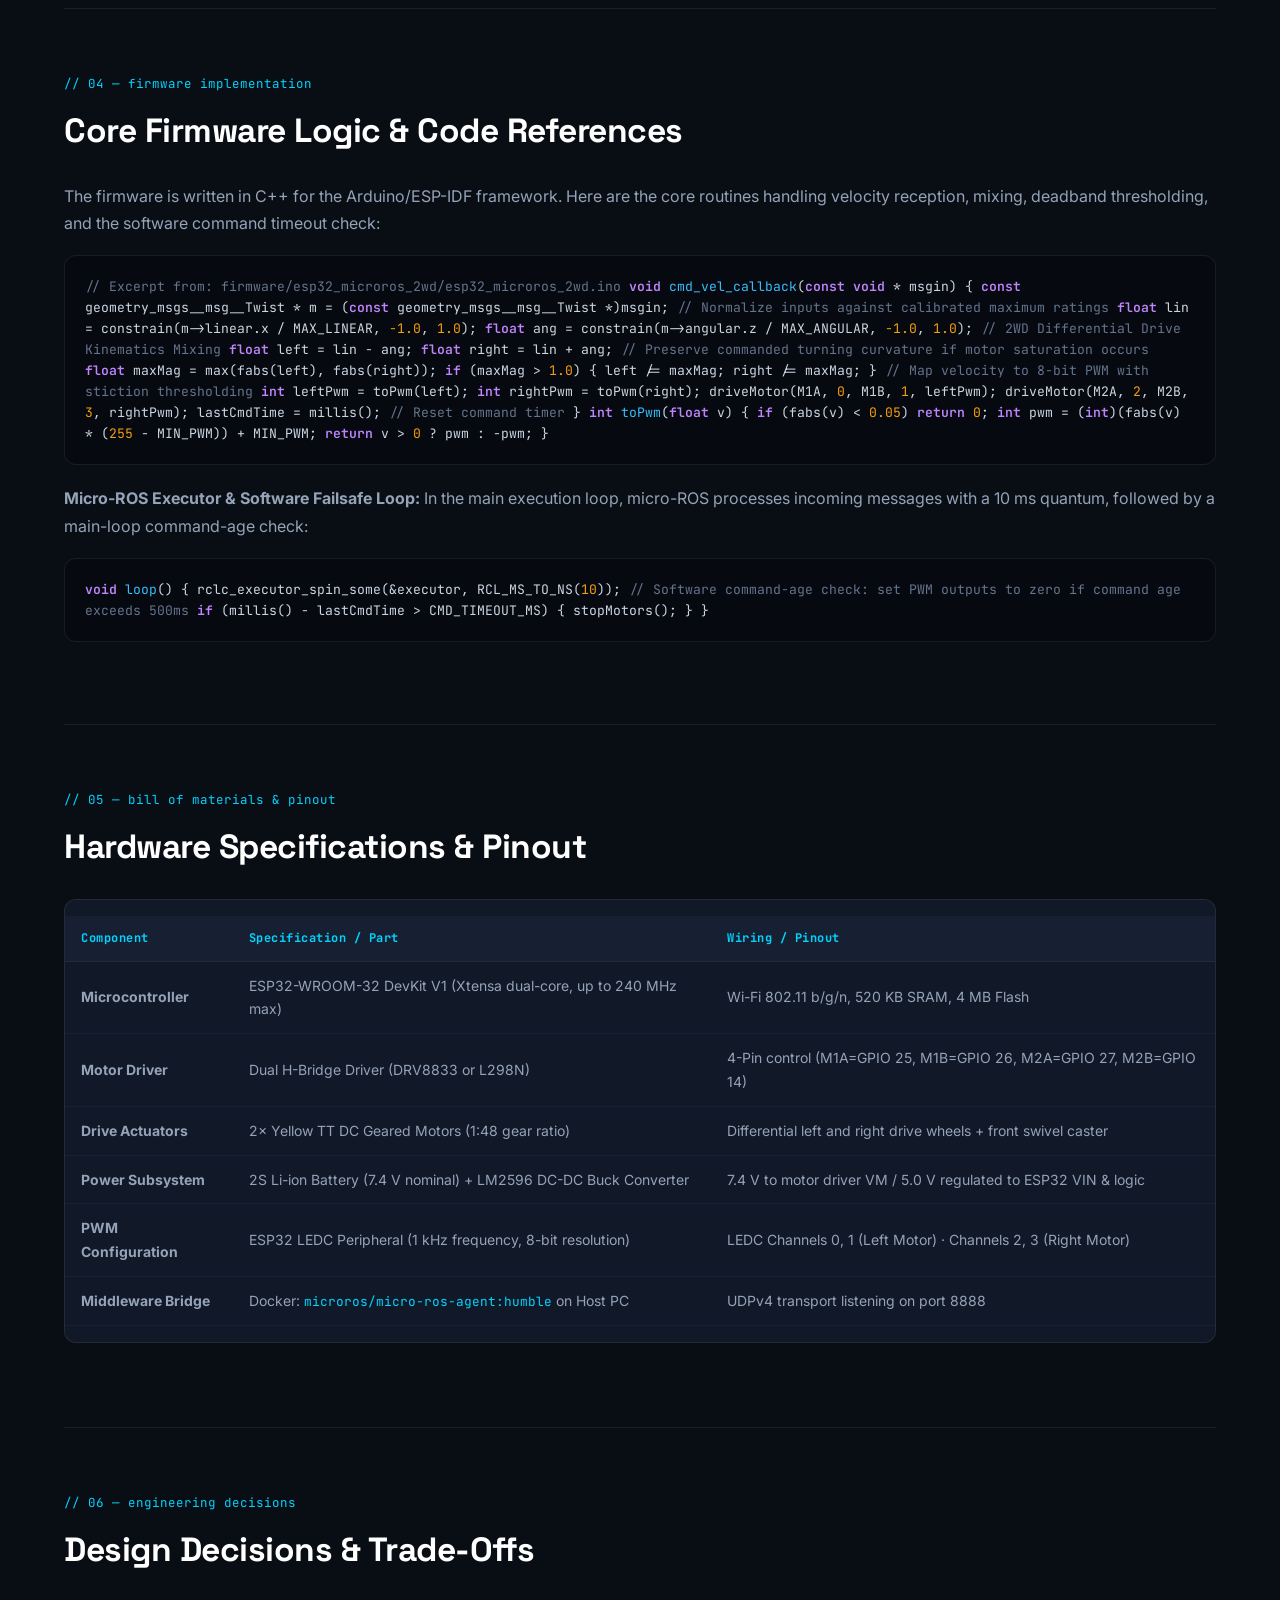
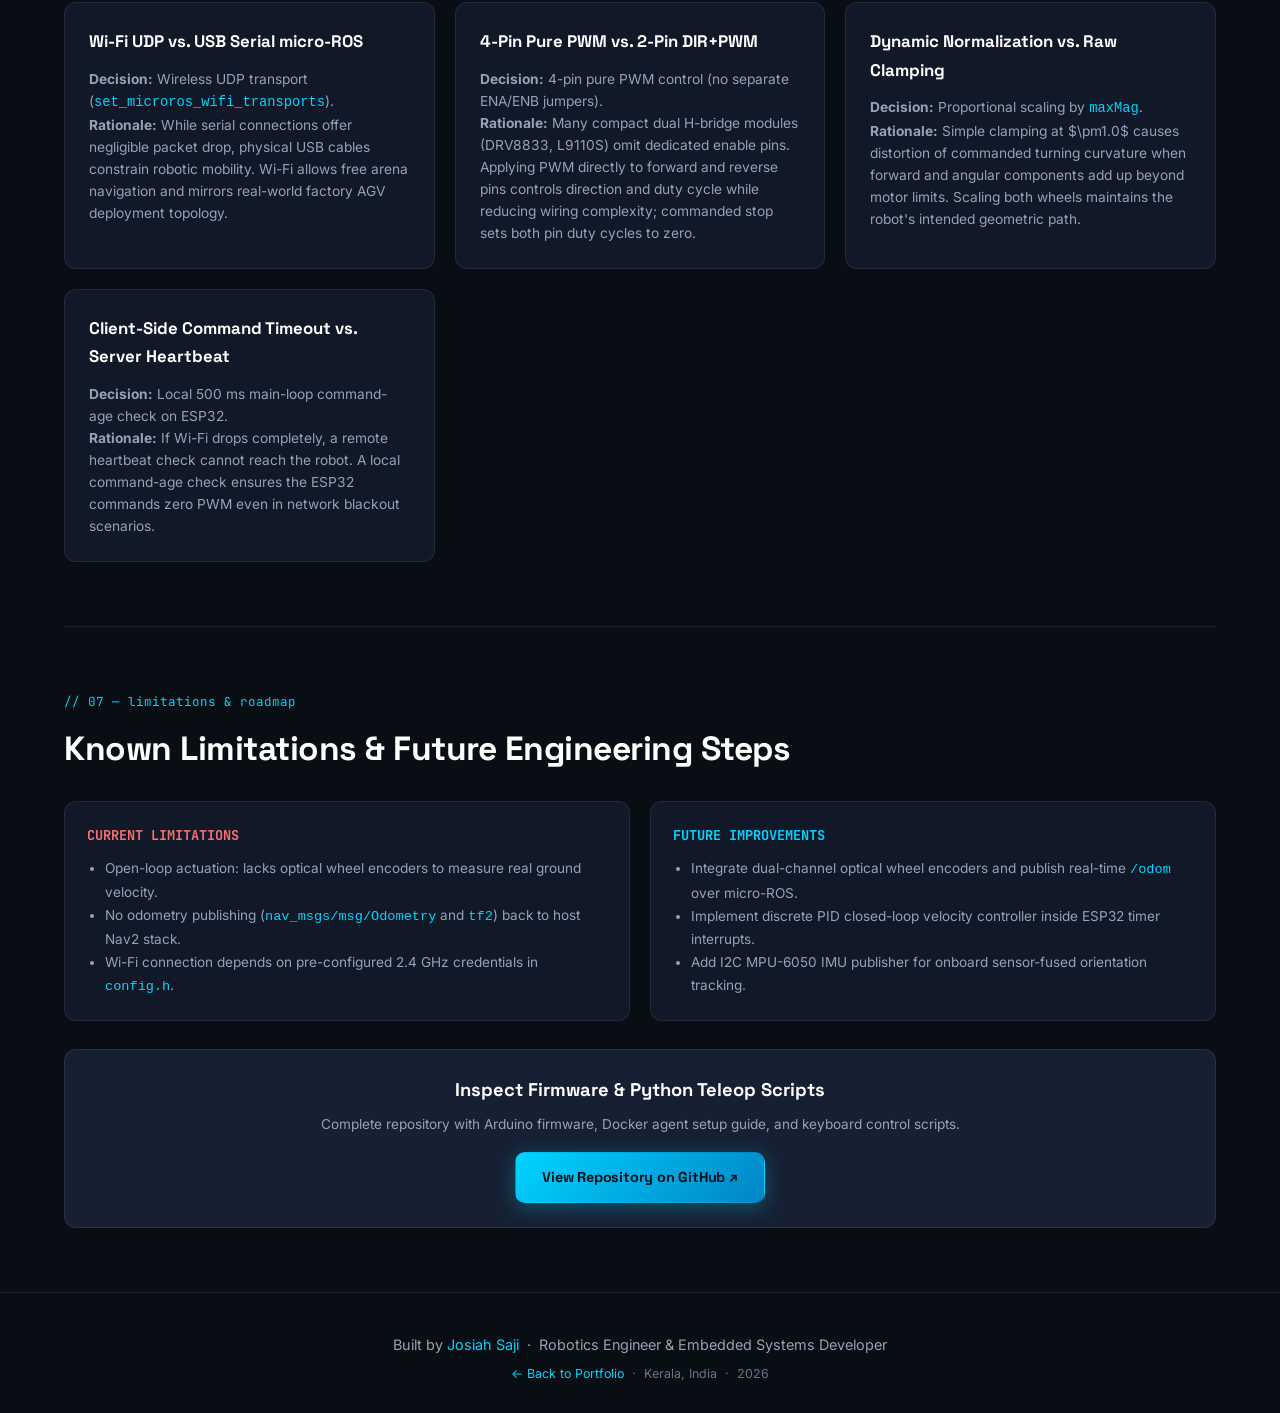
<file: esp32-microros-robot.html>
<!DOCTYPE html>
<html lang="en">
<head>
  <meta charset="UTF-8" />
  <meta name="viewport" content="width=device-width, initial-scale=1.0" />
  <title>ESP32 micro-ROS 2WD Differential Drive Robot — Case Study | Josiah Saji</title>
  <meta name="description" content="Technical case study: ESP32 micro-ROS Differential Drive Robot — micro-ROS over Wi-Fi UDP transport, 4-pin hardware PWM generation, differential mixing, and software command-timeout failsafe." />
  <link rel="canonical" href="https://josiahsk.github.io/josiahsaji.github.io/esp32-microros-robot.html" />

  <!-- Open Graph -->
  <meta property="og:title" content="ESP32 micro-ROS 2WD Differential Drive Robot — Case Study | Josiah Saji" />
  <meta property="og:description" content="Embedded robotics with ESP32 and micro-ROS over Wi-Fi UDP — hardware PWM, differential mixing, and software command-timeout failsafes." />
  <meta property="og:image" content="https://josiahsk.github.io/josiahsaji.github.io/assets/og-image.png" />
  <meta property="og:url" content="https://josiahsk.github.io/josiahsaji.github.io/esp32-microros-robot.html" />
  <meta property="og:type" content="article" />

  <!-- Twitter Card -->
  <meta name="twitter:card" content="summary_large_image" />
  <meta name="twitter:title" content="ESP32 micro-ROS 2WD Differential Drive Robot — Case Study | Josiah Saji" />
  <meta name="twitter:description" content="Embedded robotics with ESP32 and micro-ROS over Wi-Fi UDP — hardware PWM, differential mixing, and software command-timeout failsafes." />
  <meta name="twitter:image" content="https://josiahsk.github.io/josiahsaji.github.io/assets/og-image.png" />

  <!-- Favicon -->
  <link rel="icon" href="assets/favicon.ico" />

  <!-- Structured Data (JSON-LD) -->
  <script type="application/ld+json">
  {
    "@context": "https://schema.org",
    "@type": "TechArticle",
    "headline": "ESP32 micro-ROS 2WD Differential Drive Robot",
    "description": "Technical case study: ESP32 micro-ROS Differential Drive Robot — micro-ROS over Wi-Fi UDP transport, 4-pin hardware PWM generation, differential mixing, and software command-timeout failsafe.",
    "author": {
      "@type": "Person",
      "name": "Josiah Saji",
      "url": "https://josiahsk.github.io/josiahsaji.github.io/"
    },
    "url": "https://josiahsk.github.io/josiahsaji.github.io/esp32-microros-robot.html",
    "mainEntityOfPage": "https://josiahsk.github.io/josiahsaji.github.io/esp32-microros-robot.html",
    "image": "https://josiahsk.github.io/josiahsaji.github.io/assets/og-image.png"
  }
  </script>

  <link rel="preconnect" href="https://fonts.googleapis.com" />
  <link rel="preconnect" href="https://fonts.gstatic.com" crossorigin />
  <link href="https://fonts.googleapis.com/css2?family=Inter:wght@300;400;500;600;700;800&family=Space+Grotesk:wght@500;600;700&family=JetBrains+Mono:wght@400;500;600&display=swap" rel="stylesheet" />
  <link rel="stylesheet" href="styles.css" />
  <style>
    /* ── Case Study Styles ── */
    .cs-hero {
      padding: 120px 24px 64px;
      background: radial-gradient(ellipse at 50% 0%, rgba(0, 212, 255, 0.16) 0%, rgba(139, 92, 246, 0.08) 40%, transparent 70%);
      border-bottom: 1px solid var(--border);
    }
    .cs-back {
      display: inline-flex; align-items: center; gap: 6px;
      font-family: var(--font-mono); font-size: 0.8rem;
      color: var(--accent2); margin-bottom: 24px;
      transition: color var(--transition);
    }
    .cs-back:hover { color: var(--text); }
    .cs-tag { display: block; font-family: var(--font-mono); font-size: 0.78rem;
      color: var(--accent2); letter-spacing: 1px; margin-bottom: 12px; }
    .cs-title {
      font-family: var(--font-head); font-size: clamp(1.75rem, 5vw, 3.2rem);
      font-weight: 900; letter-spacing: -1.5px; color: #fff; margin-bottom: 20px; line-height: 1.15;
      word-wrap: break-word; overflow-wrap: break-word;
    }
    .cs-subtitle { font-size: 1.05rem; color: var(--text-muted); max-width: 100%; margin: 0 0 28px; line-height: 1.65; }
    .cs-badges { display: flex; gap: 10px; flex-wrap: wrap; margin-bottom: 8px; }
    .cs-badge {
      background: rgba(6,182,212,0.1); border: 1px solid rgba(6,182,212,0.3);
      padding: 5px 14px; border-radius: 99px;
      font-family: var(--font-mono); font-size: 0.75rem; color: var(--accent2);
    }
    .cs-badge.badge-purple {
      background: rgba(124,58,237,0.12); border-color: rgba(124,58,237,0.3); color: var(--accent3);
    }

    /* ── Section Structure ── */
    .cs-section { padding: 64px 0; border-bottom: 1px solid var(--border); }
    .cs-section:last-of-type { border-bottom: none; }
    .cs-section-tag { display: block; font-family: var(--font-mono); font-size: 0.78rem;
      color: var(--accent2); letter-spacing: 1px; margin-bottom: 8px; }
    .cs-section-title { font-family: var(--font-head); font-size: clamp(1.5rem, 3vw, 2.1rem);
      font-weight: 800; color: #fff; margin-bottom: 24px; letter-spacing: -0.5px; }

    /* ── SVG Diagram ── */
    .svg-diagram-card {
      background: var(--surface);
      border: 1px solid var(--border);
      border-radius: var(--radius);
      padding: 24px;
      margin: 24px 0;
      overflow-x: auto;
    }
    .svg-diagram-card svg {
      display: block;
      margin: 0 auto;
      max-width: 100%;
      height: auto;
    }

    /* ── Code Box ── */
    .code-snippet {
      background: #060910;
      border: 1px solid var(--border);
      border-radius: 12px;
      padding: 20px;
      overflow-x: auto;
      font-family: var(--font-mono);
      font-size: 0.82rem;
      line-height: 1.6;
      color: #cbd5e1;
      margin: 18px 0;
    }
    .code-comment { color: #64748b; }
    .code-kw { color: #c084fc; font-weight: 600; }
    .code-fn { color: #38bdf8; }
    .code-str { color: #4ade80; }
    .code-num { color: #f59e0b; }

    /* ── Tech Table ── */
    .tech-table { width: 100%; border-collapse: collapse; font-size: 0.875rem; margin: 16px 0; }
    .tech-table th {
      text-align: left; padding: 12px 16px;
      background: var(--surface2); color: var(--accent2);
      font-family: var(--font-mono); font-size: 0.75rem;
      letter-spacing: 0.5px; border-bottom: 1px solid var(--border);
    }
    .tech-table td { padding: 12px 16px; border-bottom: 1px solid rgba(6,182,212,0.08); color: var(--text-muted); }
    .tech-table tr:hover td { background: var(--surface); color: var(--text); }
    .tech-table code { color: var(--accent2); font-family: var(--font-mono); font-size: 0.8rem; }

    /* ── Verification Callout ── */
    .verification-status-box {
      border-left: 4px solid var(--accent2);
      background: rgba(6,182,212,0.06);
      border-radius: 0 12px 12px 0;
      padding: 18px 22px;
      margin: 24px 0;
    }
    .verification-status-box h4 {
      font-family: var(--font-mono); font-size: 0.85rem; color: var(--accent2);
      text-transform: uppercase; letter-spacing: 0.5px; margin-bottom: 6px;
    }
    .verification-status-box p { font-size: 0.88rem; color: var(--text); margin: 0; line-height: 1.6; }

    /* ── Metric Grid ── */
    .metrics-grid { display: grid; grid-template-columns: repeat(auto-fit, minmax(180px, 1fr)); gap: 16px; margin-bottom: 28px; }
    .metric-card {
      background: var(--surface); border: 1px solid var(--border);
      border-radius: 12px; padding: 22px 18px; text-align: center;
      transition: border-color var(--transition), transform var(--transition);
    }
    .metric-card:hover { border-color: var(--accent2); transform: translateY(-3px); }
    .metric-val {
      display: block; font-family: var(--font-head);
      font-size: 1.85rem; font-weight: 800;
      background: linear-gradient(135deg, var(--accent2), #38bdf8);
      -webkit-background-clip: text; -webkit-text-fill-color: transparent; background-clip: text;
      margin-bottom: 4px;
    }
    .metric-label { font-size: 0.75rem; color: var(--text-muted); font-family: var(--font-mono); }

    /* ── Decision Cards ── */
    .decision-grid { display: grid; grid-template-columns: repeat(auto-fit, minmax(320px, 1fr)); gap: 20px; margin-top: 20px; }
    .decision-card {
      background: var(--surface); border: 1px solid var(--border);
      border-radius: var(--radius); padding: 24px;
    }
    .decision-title { font-family: var(--font-head); font-weight: 700; color: #fff; font-size: 1.05rem; margin-bottom: 12px; }
    .decision-text { font-size: 0.86rem; color: var(--text-muted); line-height: 1.6; }
    .decision-badge {
      display: inline-block; font-family: var(--font-mono); font-size: 0.68rem;
      padding: 3px 8px; border-radius: 4px; margin-bottom: 10px;
      background: rgba(6,182,212,0.15); color: var(--accent2);
    }

    @media(max-width: 600px) {
      .cs-hero { padding: 85px 16px 36px; }
      .cs-title { font-size: 1.65rem; letter-spacing: -0.5px; }
      .cs-subtitle { font-size: 0.92rem; }
      .cs-section { padding: 36px 0; }
      .decision-grid { grid-template-columns: 1fr; }
      .metrics-grid { grid-template-columns: repeat(2, 1fr); gap: 12px; }
      .metric-card { padding: 14px 8px; }
      .metric-val { font-size: clamp(1.1rem, 4.5vw, 1.5rem); word-break: break-word; }
      .metric-label { font-size: 0.7rem; }
    }
  </style>
</head>
<body>

  <!-- MINIMAL NAV -->
  <nav id="navbar">
    <div class="cs-nav-inner">
      <a href="index.html#hero" class="nav-logo">JS<span class="accent">.</span></a>
      <div style="display:flex;align-items:center;gap:16px;">
        <a href="index.html#projects" class="cs-back" style="margin-bottom:0;">← Back to Projects</a>
        <a href="https://github.com/JosiahSK/esp32-microros-2wd-car" target="_blank" rel="noopener noreferrer" class="proj-link proj-github" style="font-size:0.75rem;">GitHub Repo ↗</a>
      </div>
    </div>
  </nav>

  <!-- HERO -->
  <header class="cs-hero">
    <div class="container">
      <div class="cs-hero-grid">
        <div class="cs-hero-content">
          <a href="index.html#projects" class="cs-back">&larr; Back to Projects</a>
          <span class="cs-tag">// case study &middot; 04</span>
          <h1 class="cs-title">ESP32 micro-ROS 2WD<br><span style="background:linear-gradient(135deg,#06b6d4,#38bdf8);-webkit-background-clip:text;-webkit-text-fill-color:transparent;background-clip:text;">Differential Drive Robot</span></h1>
          <p class="cs-subtitle">Bridging the standard ROS 2 navigation stack directly to embedded microcontroller hardware over wireless UDP transports, with 4-pin hardware PWM motor control and software command-timeout motor cutoff.</p>
          <div class="cs-badges">
            <span class="cs-badge">micro-ROS (XRCE-DDS)</span>
            <span class="cs-badge badge-purple">ESP32 DevKit V1</span>
            <span class="cs-badge">Wi-Fi UDP Transport</span>
            <span class="cs-badge badge-purple">geometry_msgs/Twist</span>
            <span class="cs-badge">LEDC Hardware PWM</span>
            <span class="cs-badge badge-purple">Software Command Timeout (500ms)</span>
          </div>
          <div class="cs-hero-actions">
            <a href="#cs-overview" class="btn btn-primary btn-sm">Read Technical Analysis &darr;</a>
            <a href="https://github.com/JosiahSK/esp32-microros-2wd-car" target="_blank" rel="noopener noreferrer" class="btn btn-outline btn-sm">GitHub Repository &nearr;</a>
          </div>
        </div>

        <!-- Distinctive Hero Visual Card: Embedded Architecture Schematic -->
        <div class="cs-hero-visual-card">
          <div class="cs-hero-visual-header">
            <span class="cs-hero-visual-tag"><span class="badge-dot"></span> EMBEDDED CONTROLLER ARCHITECTURE</span>
            <span>[ESP32 // XTENSA LX6]</span>
          </div>

          <div class="tech-figure-wrap">
            <svg viewBox="0 0 520 340" xmlns="http://www.w3.org/2000/svg" role="img" class="zoomable-figure" aria-label="ESP32 micro-ROS Embedded Hardware and Motor Control Architecture Schematic" style="width:100%;height:auto;background:#090d16;border-radius:8px;border:1px solid var(--border);font-family:'JetBrains Mono',monospace;">
              <defs>
                <linearGradient id="espChipGrad" x1="0%" y1="0%" x2="100%" y2="100%">
                  <stop offset="0%" stop-color="#162032" />
                  <stop offset="100%" stop-color="#0f172a" />
                </linearGradient>
                <marker id="arrow-emb-cyan" viewBox="0 0 10 10" refX="8" refY="5" markerWidth="6" markerHeight="6" orient="auto-start-reverse">
                  <path d="M 0 1.5 L 8 5 L 0 8.5 z" fill="#00d4ff"/>
                </marker>
                <marker id="arrow-emb-amber" viewBox="0 0 10 10" refX="8" refY="5" markerWidth="6" markerHeight="6" orient="auto-start-reverse">
                  <path d="M 0 1.5 L 8 5 L 0 8.5 z" fill="#f5a623"/>
                </marker>
              </defs>

              <!-- PCB Trace Ground Grid -->
              <g stroke="rgba(255,255,255,0.03)" stroke-width="1">
                <line x1="0" y1="40" x2="520" y2="40" /><line x1="0" y1="90" x2="520" y2="90" />
                <line x1="0" y1="140" x2="520" y2="140" /><line x1="0" y1="190" x2="520" y2="190" />
                <line x1="0" y1="240" x2="520" y2="240" /><line x1="0" y1="290" x2="520" y2="290" />
                <line x1="60" y1="0" x2="60" y2="340" /><line x1="160" y1="0" x2="160" y2="340" />
                <line x1="260" y1="0" x2="260" y2="340" /><line x1="360" y1="0" x2="360" y2="340" />
                <line x1="460" y1="0" x2="460" y2="340" />
              </g>

              <!-- Wireless Incoming Telemetry Link -->
              <rect x="20" y="24" width="140" height="60" rx="6" fill="#111827" stroke="#00d4ff" stroke-width="1.2" />
              <text x="30" y="44" fill="#00d4ff" font-size="9" font-weight="700">HOST ROS 2 JAZZY</text>
              <text x="30" y="60" fill="#94a3b8" font-size="8">UDP Socket : 8888</text>
              <text x="30" y="74" fill="#a78bfa" font-size="7.5">/cmd_vel (Twist)</text>

              <!-- Wireless Path Arrow -->
              <path d="M 160 54 L 200 54" stroke="#00d4ff" stroke-width="1.5" stroke-dasharray="3,3" marker-end="url(#arrow-emb-cyan)" />
              <text x="168" y="46" fill="#64748b" font-size="7">Wi-Fi</text>

              <!-- ESP32 Main SoC Board -->
              <rect x="205" y="20" width="150" height="235" rx="8" fill="url(#espChipGrad)" stroke="#f5a623" stroke-width="1.5" />
              <!-- Antenna Area -->
              <rect x="215" y="28" width="50" height="14" rx="2" fill="#1e293b" stroke="#f5a623" stroke-width="0.8" />
              <path d="M 220 35 L 230 35 L 230 31 L 240 31 L 240 35 L 250 35 L 250 31 L 260 31" stroke="#f5a623" stroke-width="1" fill="none" />
              <text x="272" y="38" fill="#f5a623" font-size="7.5" font-weight="700">2.4 GHz Wi-Fi</text>

              <text x="215" y="60" fill="#fff" font-size="10" font-weight="800">ESP32 DevKit V1</text>
              <text x="215" y="72" fill="#94a3b8" font-size="7.5">Xtensa Dual-Core (up to 240 MHz)</text>

              <!-- Core 0 Block -->
              <rect x="215" y="82" width="130" height="42" rx="4" fill="#0d1424" stroke="#00d4ff" stroke-width="1" />
              <text x="222" y="96" fill="#00d4ff" font-size="8" font-weight="700">Core 0: micro-ROS</text>
              <text x="222" y="108" fill="#94a3b8" font-size="7">FreeRTOS rclc_node</text>
              <text x="222" y="118" fill="#64748b" font-size="6.8">XRCE-DDS Client</text>

              <!-- Core 1 Block -->
              <rect x="215" y="130" width="130" height="52" rx="4" fill="#0d1424" stroke="#8b5cf6" stroke-width="1" />
              <text x="222" y="144" fill="#a78bfa" font-size="8" font-weight="700">Core 1: Control Loop</text>
              <text x="222" y="156" fill="#94a3b8" font-size="7">Kinematic Deconstruction</text>
              <text x="222" y="166" fill="#64748b" font-size="6.8">Deadband Stiction Filter</text>
              <text x="222" y="176" fill="#00d4ff" font-size="6.8">LEDC 1 kHz · 8-bit PWM</text>

              <!-- Failsafe Subsystem -->
              <rect x="215" y="188" width="130" height="28" rx="4" fill="#061a14" stroke="#10b981" stroke-width="1" />
              <text x="222" y="201" fill="#10b981" font-size="7.5" font-weight="700">Software Failsafe</text>
              <text x="222" y="211" fill="#94a3b8" font-size="6.8">500 ms Timeout &rarr; Zero PWM</text>

              <!-- Pin Outputs -->
              <text x="215" y="235" fill="#f5a623" font-size="7.5" font-weight="600">GPIO: 25, 26, 27, 14</text>

              <!-- GPIO Output Wires to Motor Driver -->
              <path d="M 355 140 L 395 140" stroke="#f5a623" stroke-width="1.5" marker-end="url(#arrow-emb-amber)" />
              <path d="M 355 155 L 395 155" stroke="#f5a623" stroke-width="1.5" marker-end="url(#arrow-emb-amber)" />
              <path d="M 355 170 L 395 170" stroke="#f5a623" stroke-width="1.5" marker-end="url(#arrow-emb-amber)" />
              <path d="M 355 185 L 395 185" stroke="#f5a623" stroke-width="1.5" marker-end="url(#arrow-emb-amber)" />
              <text x="360" y="134" fill="#64748b" font-size="7">PWM</text>

              <!-- Dual H-Bridge Motor Driver Block -->
              <rect x="395" y="105" width="115" height="110" rx="8" fill="#162032" stroke="#8b5cf6" stroke-width="1.5" />
              <text x="405" y="125" fill="#a78bfa" font-size="9" font-weight="700">H-BRIDGE</text>
              <text x="405" y="137" fill="#94a3b8" font-size="7.5">DRV8833 / L298N</text>
              <text x="405" y="152" fill="#64748b" font-size="7">&bull; 4-Pin Logic In</text>
              <text x="405" y="164" fill="#64748b" font-size="7">&bull; Flyback Clamp</text>
              <text x="405" y="176" fill="#64748b" font-size="7">&bull; Opto-Isolation</text>
              <text x="405" y="196" fill="#f5a623" font-size="7.5">2x TT Gearmotors</text>

              <!-- Motor Symbols -->
              <circle cx="430" cy="255" r="14" fill="#111827" stroke="#00d4ff" stroke-width="1.5" />
              <text x="430" y="259" fill="#00d4ff" font-size="9" text-anchor="middle" font-weight="700">M1</text>
              <text x="430" y="280" fill="#94a3b8" font-size="7" text-anchor="middle">Left Wheel</text>

              <circle cx="480" cy="255" r="14" fill="#111827" stroke="#00d4ff" stroke-width="1.5" />
              <text x="480" y="259" fill="#00d4ff" font-size="9" text-anchor="middle" font-weight="700">M2</text>
              <text x="480" y="280" fill="#94a3b8" font-size="7" text-anchor="middle">Right Wheel</text>

              <line x1="430" y1="215" x2="430" y2="241" stroke="#00d4ff" stroke-width="1.2" />
              <line x1="480" y1="215" x2="480" y2="241" stroke="#00d4ff" stroke-width="1.2" />

              <!-- Power Domain Bus Legend at Bottom -->
              <rect x="20" y="275" width="220" height="48" rx="6" fill="#111827" stroke="rgba(255,255,255,0.08)" stroke-width="1" />
              <line x1="30" y1="292" x2="55" y2="292" stroke="#00d4ff" stroke-width="2" />
              <text x="62" y="295" fill="#94a3b8" font-size="7.5">Logic Rail: 3.3V Regulated (AMS1117)</text>
              <line x1="30" y1="310" x2="55" y2="310" stroke="#f5a623" stroke-width="2" />
              <text x="62" y="313" fill="#94a3b8" font-size="7.5">Motor Supply: 7.4V 2S Li-ion Battery</text>
            </svg>
            <p class="tech-figure-caption">Figure H-1: Illustrative Schematic &middot; ESP32 micro-ROS embedded topology, executor spin model, and dual H-bridge motor control with shared ground.</p>
            <span class="figure-zoom-hint">&#x2922; Click to inspect full diagram</span>
          </div>
        </div>
      </div>
    </div>
  </header>

  <main class="container">

    <!-- § 01 — OVERVIEW & OBJECTIVES -->
    <section class="cs-section reveal" id="cs-overview">
      <span class="cs-section-tag">// 01 — overview &amp; objectives</span>
      <h2 class="cs-section-title">The Problem: Embedded Middleware Fragmentation</h2>
      <p style="color:var(--text-muted);line-height:1.75;margin-bottom:18px;">
        Integrating physical microcontrollers with ROS 2 traditionally required complex serial bridges, custom ASCII command parsers, or serial-to-socket converters (e.g. legacy rosserial). These ad-hoc solutions suffer from buffer overflows, lack of standardized message types, fragile reconnection logic, and tethered cables that hinder free mobile robot testing.
      </p>
      <p style="color:var(--text-muted);line-height:1.75;margin-bottom:24px;">
        <strong>Project Objectives:</strong> Deploy a native, lightweight <strong>micro-ROS</strong> client on an ESP32 microcontroller to subscribe directly to standard <code style="color:var(--accent2);">geometry_msgs/msg/Twist</code> over Wi-Fi (UDP). The firmware transforms linear and angular velocity commands into 8-bit hardware PWM signals across a 4-pin dual H-bridge motor driver, incorporating deadband stiction compensation and software command-timeout failsafes.
      </p>

      <div class="metrics-grid">
        <div class="metric-card">
          <span class="metric-val">1000 Hz</span>
          <span class="metric-label">PWM Switching Frequency</span>
        </div>
        <div class="metric-card">
          <span class="metric-val">500 ms</span>
          <span class="metric-label">Software Command Timeout</span>
        </div>
        <div class="metric-card">
          <span class="metric-val">8-Bit</span>
          <span class="metric-label">LEDC PWM Resolution (0–255)</span>
        </div>
        <div class="metric-card">
          <span class="metric-val">0 ENA/ENB</span>
          <span class="metric-label">4-Pin Pure Directional PWM</span>
        </div>
      </div>

      <div class="verification-status-box">
        <h3 style="color:var(--accent2);font-family:var(--font-mono);font-size:0.95rem;margin-bottom:8px;">Verification Status: Benchtop Hardware &amp; UDP Teleop Tested</h3>
        <p>This implementation has been benchtop-tested on physical <strong>ESP32 DevKit V1</strong> hardware wired to an L298N/DRV8833 dual H-bridge motor driver and 2WD chassis. Verified Wi-Fi UDP message transport from a Linux PC running the official Docker <code style="color:var(--accent2);">micro_ros_agent</code>, with oscilloscope-verified PWM motor signals. <em>Note: Currently open-loop; closed-loop wheel encoder feedback is listed in the roadmap.</em></p>
      </div>
    </section>

    <!-- § 02 — ARCHITECTURE DIAGRAM -->
    <section class="cs-section reveal" id="cs-architecture">
      <span class="cs-section-tag">// 02 — system architecture</span>
      <h2 class="cs-section-title">Communication Flow &amp; Motor Control Pipeline</h2>
      <p style="color:var(--text-muted);line-height:1.7;margin-bottom:20px;">
        The end-to-end telemetry pipeline shows how high-level navigation velocity goals traverse DDS networks, convert through the micro-ROS Agent, and drive low-level motor channels:
      </p>

      <!-- Accurate SVG System Architecture Diagram -->
      <div class="svg-diagram-card">
        <svg viewBox="0 0 980 410" xmlns="http://www.w3.org/2000/svg" style="background:#090d16;border-radius:12px;font-family:'JetBrains Mono',monospace;">
          <defs>
            <marker id="arrow-cyan" viewBox="0 0 10 10" refX="8" refY="5" markerWidth="6" markerHeight="6" orient="auto-start-reverse">
              <path d="M 0 1.5 L 8 5 L 0 8.5 z" fill="#06b6d4"/>
            </marker>
            <marker id="arrow-purple" viewBox="0 0 10 10" refX="8" refY="5" markerWidth="6" markerHeight="6" orient="auto-start-reverse">
              <path d="M 0 1.5 L 8 5 L 0 8.5 z" fill="#a78bfa"/>
            </marker>
            <linearGradient id="nodeGrad2" x1="0%" y1="0%" x2="100%" y2="100%">
              <stop offset="0%" stop-color="#141c2e"/>
              <stop offset="100%" stop-color="#101726"/>
            </linearGradient>
          </defs>

          <!-- Zone Headers -->
          <text x="30" y="32" fill="#64748b" font-size="11" letter-spacing="1">HOST WORKSTATION / LINUX PC</text>
          <text x="380" y="32" fill="#64748b" font-size="11" letter-spacing="1">WIRELESS TRANSPORT</text>
          <text x="610" y="32" fill="#64748b" font-size="11" letter-spacing="1">ESP32 EMBEDDED HARDWARE</text>

          <!-- Block 1: ROS 2 Host System -->
          <rect x="30" y="60" width="250" height="130" rx="10" fill="url(#nodeGrad2)" stroke="#7c3aed" stroke-width="1.5"/>
          <text x="45" y="88" fill="#a78bfa" font-size="13" font-weight="bold">ROS 2 Navigation Stack</text>
          <text x="45" y="108" fill="#94a3b8" font-size="10">Host PC / SBC</text>
          <text x="45" y="128" fill="#64748b" font-size="9">• Nav2 / teleop_twist_keyboard</text>
          <text x="45" y="144" fill="#64748b" font-size="9">• Publishes: /cmd_vel (Twist)</text>
          <text x="45" y="160" fill="#64748b" font-size="9">• Linear.x (m/s) + Angular.z (rad/s)</text>
          <text x="45" y="176" fill="#06b6d4" font-size="9">Standard CycloneDDS / FastDDS</text>

          <!-- Block 2: micro_ros_agent -->
          <rect x="30" y="225" width="250" height="145" rx="10" fill="url(#nodeGrad2)" stroke="#06b6d4" stroke-width="1.5"/>
          <text x="45" y="253" fill="#38bdf8" font-size="13" font-weight="bold">micro_ros_agent</text>
          <text x="45" y="273" fill="#94a3b8" font-size="10">UDP Bridge (Docker / Native)</text>
          <text x="45" y="293" fill="#64748b" font-size="9">• Port: 8888 (UDP)</text>
          <text x="45" y="309" fill="#64748b" font-size="9">• Translates DDS &lt;=&gt; Micro XRCE-DDS</text>
          <text x="45" y="325" fill="#64748b" font-size="9">• Manages client entity lifecycles</text>
          <text x="45" y="352" fill="#22c55e" font-size="9">Command: ros2 run micro_ros_agent ... udp4</text>

          <!-- Block 3: Wi-Fi UDP Transport -->
          <rect x="330" y="130" width="220" height="150" rx="10" fill="url(#nodeGrad2)" stroke="#22c55e" stroke-width="1.5" stroke-dasharray="4,4"/>
          <text x="350" y="160" fill="#22c55e" font-size="12" font-weight="bold">Wi-Fi (802.11 b/g/n)</text>
          <text x="350" y="180" fill="#94a3b8" font-size="10">Micro XRCE-DDS Protocol</text>
          <text x="350" y="200" fill="#64748b" font-size="9">• UDP packet framing</text>
          <text x="350" y="216" fill="#64748b" font-size="9">• Zero physical tether cables</text>
          <text x="350" y="232" fill="#64748b" font-size="9">• Static IP / Router AP link</text>
          <text x="350" y="252" fill="#06b6d4" font-size="9">Local Wi-Fi UDP link</text>

          <!-- Block 4: ESP32 Firmware Execution -->
          <rect x="590" y="60" width="360" height="180" rx="10" fill="url(#nodeGrad2)" stroke="#7c3aed" stroke-width="2"/>
          <text x="610" y="88" fill="#a78bfa" font-size="13" font-weight="bold">ESP32 Firmware (esp32_drive)</text>
          <text x="610" y="108" fill="#94a3b8" font-size="10">rclc_node &amp; rclc_executor_spin_some</text>
          <text x="610" y="128" fill="#64748b" font-size="9">1. /cmd_vel Callback: (linear.x, angular.z)</text>
          <text x="610" y="144" fill="#64748b" font-size="9">2. Differential Mixer: Left = lin - ang, Right = lin + ang</text>
          <text x="610" y="160" fill="#64748b" font-size="9">3. Deadband Stiction Mapping: MIN_PWM = 60</text>
          <text x="610" y="176" fill="#64748b" font-size="9">4. Software Failsafe: millis() - lastCmd &gt; 500ms -&gt; STOP</text>
          <text x="610" y="196" fill="#06b6d4" font-size="9">LEDC PWM: 1 kHz · 8-bit (ch 0,1,2,3)</text>
          <text x="610" y="222" fill="#f59e0b" font-size="10">GPIO 25, 26 (M1) · GPIO 27, 14 (M2)</text>

          <!-- Block 5: Power & Actuators -->
          <rect x="590" y="265" width="360" height="105" rx="10" fill="url(#nodeGrad2)" stroke="#06b6d4" stroke-width="1.5"/>
          <text x="610" y="293" fill="#38bdf8" font-size="13" font-weight="bold">Dual H-Bridge Driver &amp; Motors</text>
          <text x="610" y="313" fill="#94a3b8" font-size="10">DRV8833 / L298N + 2WD TT Gearmotors</text>
          <text x="610" y="333" fill="#64748b" font-size="9">• 4-Pin Pure Directional Control (No Enable pins required)</text>
          <text x="610" y="349" fill="#64748b" font-size="9">• Power: 7.4V 2S Li-ion battery + LM2596 5V Buck Converter</text>

          <!-- Connectors -->
          <path d="M 155 190 L 155 225" fill="none" stroke="#7c3aed" stroke-width="1.8" marker-end="url(#arrow-purple)"/>
          <path d="M 280 297 L 330 205" fill="none" stroke="#06b6d4" stroke-width="1.8" marker-end="url(#arrow-cyan)"/>
          <path d="M 550 205 L 590 150" fill="none" stroke="#06b6d4" stroke-width="1.8" marker-end="url(#arrow-cyan)"/>
          <path d="M 770 240 L 770 265" fill="none" stroke="#a78bfa" stroke-width="1.8" marker-end="url(#arrow-purple)"/>
        </svg>
      </div>
    </section>

    <!-- § 03 — VERIFIED CONTRIBUTIONS -->
    <section class="cs-section reveal" id="cs-contributions">
      <span class="cs-section-tag">// 03 — verified contributions</span>
      <h2 class="cs-section-title">Firmware Architecture &amp; Key Implementation Highlights</h2>
      <div class="decision-grid">
        <div class="decision-card">
          <span class="decision-badge">rclc &amp; micro-ROS</span>
          <div class="decision-title">Native micro-ROS Client Over UDP</div>
          <p class="decision-text">
            Integrated the <code style="color:var(--accent2);">micro_ros_arduino</code> stack using official eProsima Micro XRCE-DDS client primitives. Configured Wi-Fi transport routines connecting directly to the host agent IP over port 8888, eliminating the need for intermediate serial wires or custom serialization protocols.
          </p>
        </div>

        <div class="decision-card">
          <span class="decision-badge">kinematics mixing</span>
          <div class="decision-title">Normalized Differential Drive Kinematics</div>
          <p class="decision-text">
            Implemented differential drive conversion mapping linear velocity ($v$) and angular yaw rate ($\omega$) to wheel speeds ($v_L = v - \omega$, $v_R = v + \omega$). Includes dynamic normalization: if either wheel command exceeds 1.0, both speeds are scaled proportionally to preserve turning radius without motor clipping.
          </p>
        </div>

        <div class="decision-card">
          <span class="decision-badge">motor dynamics</span>
          <div class="decision-title">Nonlinear Stiction Deadzone Compensation</div>
          <p class="decision-text">
            DC motors and gearheads suffer from static friction, failing to rotate below low duty cycles. Designed an active deadband compensation function (<code style="color:var(--accent2);">MIN_PWM = 60</code>): any velocity command above $\pm0.05$ immediately jumps to the minimum dynamic threshold and scales smoothly up to 255.
          </p>
        </div>

        <div class="decision-card">
          <span class="decision-badge">software failsafe</span>
          <div class="decision-title">Application-Level Command-Timeout Cutoff</div>
          <p class="decision-text">
            Mobile robots running over wireless links face network drops and Wi-Fi disconnects. The main execution loop checks <code style="color:var(--accent2);">millis() - lastCmdTime</code>: if elapsed time since the last valid <code style="color:var(--accent2);">/cmd_vel</code> command exceeds 500 ms, firmware calls <code style="color:var(--accent2);">stopMotors()</code> to set all four PWM channels to zero.
          </p>
        </div>
      </div>
    </section>

    <!-- § 04 — SOURCE CODE DEEP-DIVE -->
    <section class="cs-section reveal" id="cs-firmware">
      <span class="cs-section-tag">// 04 — firmware implementation</span>
      <h2 class="cs-section-title">Core Firmware Logic &amp; Code References</h2>
      <p style="color:var(--text-muted);line-height:1.7;margin-bottom:16px;">
        The firmware is written in C++ for the Arduino/ESP-IDF framework. Here are the core routines handling velocity reception, mixing, deadband thresholding, and the software command timeout check:
      </p>

      <div class="code-snippet">
<span class="code-comment">// Excerpt from: firmware/esp32_microros_2wd/esp32_microros_2wd.ino</span>
<span class="code-kw">void</span> <span class="code-fn">cmd_vel_callback</span>(<span class="code-kw">const void</span> * msgin) {
  <span class="code-kw">const</span> geometry_msgs__msg__Twist * m = (<span class="code-kw">const</span> geometry_msgs__msg__Twist *)msgin;

  <span class="code-comment">// Normalize inputs against calibrated maximum ratings</span>
  <span class="code-kw">float</span> lin = constrain(m->linear.x  / MAX_LINEAR,  <span class="code-num">-1.0</span>, <span class="code-num">1.0</span>);
  <span class="code-kw">float</span> ang = constrain(m->angular.z / MAX_ANGULAR, <span class="code-num">-1.0</span>, <span class="code-num">1.0</span>);

  <span class="code-comment">// 2WD Differential Drive Kinematics Mixing</span>
  <span class="code-kw">float</span> left  = lin - ang;
  <span class="code-kw">float</span> right = lin + ang;

  <span class="code-comment">// Preserve commanded turning curvature if motor saturation occurs</span>
  <span class="code-kw">float</span> maxMag = max(fabs(left), fabs(right));
  <span class="code-kw">if</span> (maxMag > <span class="code-num">1.0</span>) { left /= maxMag; right /= maxMag; }

  <span class="code-comment">// Map velocity to 8-bit PWM with stiction thresholding</span>
  <span class="code-kw">int</span> leftPwm  = toPwm(left);
  <span class="code-kw">int</span> rightPwm = toPwm(right);

  driveMotor(M1A, <span class="code-num">0</span>, M1B, <span class="code-num">1</span>, leftPwm);
  driveMotor(M2A, <span class="code-num">2</span>, M2B, <span class="code-num">3</span>, rightPwm);

  lastCmdTime = millis();  <span class="code-comment">// Reset command timer</span>
}

<span class="code-kw">int</span> <span class="code-fn">toPwm</span>(<span class="code-kw">float</span> v) {
  <span class="code-kw">if</span> (fabs(v) &lt; <span class="code-num">0.05</span>) <span class="code-kw">return</span> <span class="code-num">0</span>;
  <span class="code-kw">int</span> pwm = (<span class="code-kw">int</span>)(fabs(v) * (<span class="code-num">255</span> - MIN_PWM)) + MIN_PWM;
  <span class="code-kw">return</span> v > <span class="code-num">0</span> ? pwm : -pwm;
}
      </div>

      <p style="color:var(--text-muted);line-height:1.7;margin-top:20px;">
        <strong>Micro-ROS Executor &amp; Software Failsafe Loop:</strong> In the main execution loop, micro-ROS processes incoming messages with a 10 ms quantum, followed by a main-loop command-age check:
      </p>

      <div class="code-snippet">
<span class="code-kw">void</span> <span class="code-fn">loop</span>() {
  rclc_executor_spin_some(&amp;executor, RCL_MS_TO_NS(<span class="code-num">10</span>));

  <span class="code-comment">// Software command-age check: set PWM outputs to zero if command age exceeds 500ms</span>
  <span class="code-kw">if</span> (millis() - lastCmdTime > CMD_TIMEOUT_MS) {
    stopMotors();
  }
}
      </div>
    </section>

    <!-- § 05 — HARDWARE SPECIFICATIONS -->
    <section class="cs-section reveal" id="cs-specs">
      <span class="cs-section-tag">// 05 — bill of materials &amp; pinout</span>
      <h2 class="cs-section-title">Hardware Specifications &amp; Pinout</h2>
      <div class="table-responsive">
        <table class="tech-table">
          <thead>
            <tr>
              <th>Component</th>
              <th>Specification / Part</th>
              <th>Wiring / Pinout</th>
            </tr>
          </thead>
          <tbody>
            <tr>
              <td><strong>Microcontroller</strong></td>
              <td>ESP32-WROOM-32 DevKit V1 (Xtensa dual-core, up to 240 MHz max)</td>
              <td>Wi-Fi 802.11 b/g/n, 520 KB SRAM, 4 MB Flash</td>
            </tr>
            <tr>
              <td><strong>Motor Driver</strong></td>
              <td>Dual H-Bridge Driver (DRV8833 or L298N)</td>
              <td>4-Pin control (M1A=GPIO 25, M1B=GPIO 26, M2A=GPIO 27, M2B=GPIO 14)</td>
            </tr>
            <tr>
              <td><strong>Drive Actuators</strong></td>
              <td>2× Yellow TT DC Geared Motors (1:48 gear ratio)</td>
              <td>Differential left and right drive wheels + front swivel caster</td>
            </tr>
            <tr>
              <td><strong>Power Subsystem</strong></td>
              <td>2S Li-ion Battery (7.4 V nominal) + LM2596 DC-DC Buck Converter</td>
              <td>7.4 V to motor driver VM / 5.0 V regulated to ESP32 VIN &amp; logic</td>
            </tr>
            <tr>
              <td><strong>PWM Configuration</strong></td>
              <td>ESP32 LEDC Peripheral (1 kHz frequency, 8-bit resolution)</td>
              <td>LEDC Channels 0, 1 (Left Motor) · Channels 2, 3 (Right Motor)</td>
            </tr>
            <tr>
              <td><strong>Middleware Bridge</strong></td>
              <td>Docker: <code>microros/micro-ros-agent:humble</code> on Host PC</td>
              <td>UDPv4 transport listening on port 8888</td>
            </tr>
          </tbody>
        </table>
      </div>
    </section>

    <!-- § 06 — DECISIONS & TRADE-OFFS -->
    <section class="cs-section reveal" id="cs-decisions">
      <span class="cs-section-tag">// 06 — engineering decisions</span>
      <h2 class="cs-section-title">Design Decisions &amp; Trade-Offs</h2>
      <div class="decision-grid">
        <div class="decision-card">
          <div class="decision-title">Wi-Fi UDP vs. USB Serial micro-ROS</div>
          <p class="decision-text">
            <strong>Decision:</strong> Wireless UDP transport (<code style="color:var(--accent2);">set_microros_wifi_transports</code>).<br>
            <strong>Rationale:</strong> While serial connections offer negligible packet drop, physical USB cables constrain robotic mobility. Wi-Fi allows free arena navigation and mirrors real-world factory AGV deployment topology.
          </p>
        </div>

        <div class="decision-card">
          <div class="decision-title">4-Pin Pure PWM vs. 2-Pin DIR+PWM</div>
          <p class="decision-text">
            <strong>Decision:</strong> 4-pin pure PWM control (no separate ENA/ENB jumpers).<br>
            <strong>Rationale:</strong> Many compact dual H-bridge modules (DRV8833, L9110S) omit dedicated enable pins. Applying PWM directly to forward and reverse pins controls direction and duty cycle while reducing wiring complexity; commanded stop sets both pin duty cycles to zero.
          </p>
        </div>

        <div class="decision-card">
          <div class="decision-title">Dynamic Normalization vs. Raw Clamping</div>
          <p class="decision-text">
            <strong>Decision:</strong> Proportional scaling by <code style="color:var(--accent2);">maxMag</code>.<br>
            <strong>Rationale:</strong> Simple clamping at $\pm1.0$ causes distortion of commanded turning curvature when forward and angular components add up beyond motor limits. Scaling both wheels maintains the robot's intended geometric path.
          </p>
        </div>

        <div class="decision-card">
          <div class="decision-title">Client-Side Command Timeout vs. Server Heartbeat</div>
          <p class="decision-text">
            <strong>Decision:</strong> Local 500 ms main-loop command-age check on ESP32.<br>
            <strong>Rationale:</strong> If Wi-Fi drops completely, a remote heartbeat check cannot reach the robot. A local command-age check ensures the ESP32 commands zero PWM even in network blackout scenarios.
          </p>
        </div>
      </div>
    </section>

    <!-- § 07 — LIMITATIONS & ROADMAP -->
    <section class="cs-section reveal" id="cs-roadmap">
      <span class="cs-section-tag">// 07 — limitations &amp; roadmap</span>
      <h2 class="cs-section-title">Known Limitations &amp; Future Engineering Steps</h2>
      <div style="display:grid;grid-template-columns:repeat(auto-fit,minmax(280px,1fr));gap:20px;margin-bottom:28px;">
        <div style="background:var(--surface);border:1px solid var(--border);border-radius:12px;padding:22px;">
          <h3 style="color:#f87171;font-family:var(--font-mono);font-size:0.85rem;margin-bottom:10px;text-transform:uppercase;">Current Limitations</h3>
          <ul style="color:var(--text-muted);font-size:0.85rem;line-height:1.7;padding-left:18px;">
            <li>Open-loop actuation: lacks optical wheel encoders to measure real ground velocity.</li>
            <li>No odometry publishing (<code style="color:var(--accent2);">nav_msgs/msg/Odometry</code> and <code style="color:var(--accent2);">tf2</code>) back to host Nav2 stack.</li>
            <li>Wi-Fi connection depends on pre-configured 2.4 GHz credentials in <code style="color:var(--accent2);">config.h</code>.</li>
          </ul>
        </div>
        <div style="background:var(--surface);border:1px solid var(--border);border-radius:12px;padding:22px;">
          <h3 style="color:var(--accent2);font-family:var(--font-mono);font-size:0.85rem;margin-bottom:10px;text-transform:uppercase;">Future Improvements</h3>
          <ul style="color:var(--text-muted);font-size:0.85rem;line-height:1.7;padding-left:18px;">
            <li>Integrate dual-channel optical wheel encoders and publish real-time <code style="color:var(--accent2);">/odom</code> over micro-ROS.</li>
            <li>Implement discrete PID closed-loop velocity controller inside ESP32 timer interrupts.</li>
            <li>Add I2C MPU-6050 IMU publisher for onboard sensor-fused orientation tracking.</li>
          </ul>
        </div>
      </div>

      <div style="text-align:center;padding:24px;background:var(--surface2);border-radius:var(--radius);border:1px solid var(--border);">
        <h3 style="font-family:var(--font-head);font-size:1.15rem;color:#fff;margin-bottom:8px;">Inspect Firmware &amp; Python Teleop Scripts</h3>
        <p style="color:var(--text-muted);font-size:0.85rem;margin-bottom:16px;">Complete repository with Arduino firmware, Docker agent setup guide, and keyboard control scripts.</p>
        <a href="https://github.com/JosiahSK/esp32-microros-2wd-car" target="_blank" rel="noopener noreferrer" class="btn btn-primary" style="display:inline-flex;">View Repository on GitHub ↗</a>
      </div>
    </section>

  </main>

  <!-- DIAGRAM LIGHTBOX MODAL -->
  <div id="diagramModal" class="diagram-modal" role="dialog" aria-modal="true" aria-labelledby="diagramModalTitle" aria-describedby="diagramModalCaption" tabindex="-1">
    <div class="diagram-modal-dialog">
      <div id="diagramModalTitle" class="sr-only">Expanded technical diagram</div>
      <button class="diagram-modal-close" id="diagramModalClose" aria-label="Close diagram preview">&times;</button>
      <div class="diagram-modal-body" id="diagramModalBody"></div>
      <p class="diagram-modal-caption" id="diagramModalCaption"></p>
    </div>
  </div>

  <!-- FOOTER -->
  <footer id="footer">
    <div class="container">
      <p class="footer-text">Built by <span class="accent">Josiah Saji</span> &nbsp;·&nbsp; Robotics Engineer &amp; Embedded Systems Developer</p>
      <p class="footer-sub"><a href="index.html" style="color:var(--accent2);">← Back to Portfolio</a> &nbsp;·&nbsp; Kerala, India &nbsp;·&nbsp; 2026</p>
    </div>
  </footer>

  <script>
    try {
      if (typeof IntersectionObserver !== 'undefined') {
        var obs = new IntersectionObserver(function(entries) {
          entries.forEach(function(e) {
            if (e.isIntersecting) { e.target.classList.add('visible'); obs.unobserve(e.target); }
          });
        }, { threshold: 0.05 });
        document.querySelectorAll('.reveal').forEach(function(el) { obs.observe(el); });
      } else {
        document.querySelectorAll('.reveal').forEach(function(el) { el.classList.add('visible'); });
      }
    } catch(e) {}

    // Robust Accessible Diagram Lightbox & Zoom with Focus Trap & Restoration
    (function initLightbox() {
      var modal = document.getElementById('diagramModal');
      var modalBody = document.getElementById('diagramModalBody');
      var modalCaption = document.getElementById('diagramModalCaption');
      var closeBtn = document.getElementById('diagramModalClose');
      var previouslyFocusedEl = null;
      var previousScrollY = 0;
      var previousOverflow = '';
      if (!modal || !modalBody) return;

      function getFocusableElements() {
        var focusable = modal.querySelectorAll('button, [href], input, select, textarea, [tabindex]:not([tabindex="-1"])');
        return Array.prototype.slice.call(focusable).filter(function(el) {
          return !el.disabled && el.offsetParent !== null;
        });
      }

      function openModal(targetEl, captionText) {
        if (!targetEl) return;
        previouslyFocusedEl = document.activeElement;
        previousScrollY = window.scrollY || window.pageYOffset || document.documentElement.scrollTop;
        previousOverflow = document.body.style.overflow;

        modalBody.innerHTML = '';
        if (targetEl.tagName && targetEl.tagName.toLowerCase() === 'svg') {
          var clone = targetEl.cloneNode(true);
          clone.removeAttribute('style');
          clone.removeAttribute('tabindex');
          clone.removeAttribute('role');
          clone.removeAttribute('aria-haspopup');
          clone.style.width = '100%';
          clone.style.maxHeight = '75vh';
          clone.style.borderRadius = '8px';

          // Namespace internal IDs within the cloned SVG to prevent DOM ID collision and ensure clean rendering
          var idNodes = clone.querySelectorAll('[id]');
          if (idNodes.length > 0) {
            var idMap = {};
            for (var k = 0; k < idNodes.length; k++) {
              var oldId = idNodes[k].getAttribute('id');
              var newId = 'modal-clone-' + oldId;
              idMap[oldId] = newId;
              idNodes[k].setAttribute('id', newId);
            }
            var s = clone.innerHTML;
            for (var oldKey in idMap) {
              var escKey = oldKey.replace(/[.*+?^${}()|[\]\\]/g, '\\$&');
              s = s.replace(new RegExp('url\\(#' + escKey + '\\)', 'g'), 'url(#' + idMap[oldKey] + ')');
              s = s.replace(new RegExp('href="#' + escKey + '"', 'g'), 'href="#' + idMap[oldKey] + '"');
            }
            clone.innerHTML = s;
          }
          modalBody.appendChild(clone);
        } else if (targetEl.tagName && targetEl.tagName.toLowerCase() === 'img') {
          var img = document.createElement('img');
          img.src = targetEl.src;
          img.alt = targetEl.alt || '';
          img.style.maxWidth = '100%';
          img.style.maxHeight = '75vh';
          img.style.borderRadius = '8px';
          modalBody.appendChild(img);
        }

        var labelText = captionText || targetEl.getAttribute('aria-label') || targetEl.getAttribute('alt') || 'Expanded diagram preview';
        if (modalCaption) modalCaption.textContent = labelText;

        modal.classList.add('active');
        document.body.style.overflow = 'hidden';

        // Direct initial keyboard focus to close button or first focusable
        var focusable = getFocusableElements();
        if (focusable.length) {
          focusable[0].focus();
        } else {
          modal.focus();
        }
      }

      function closeModal() {
        if (!modal.classList.contains('active')) return;
        modal.classList.remove('active');
        modalBody.innerHTML = '';
        document.body.style.overflow = previousOverflow;
        window.scrollTo(0, previousScrollY);

        // Restore focus to original triggering element
        if (previouslyFocusedEl && typeof previouslyFocusedEl.focus === 'function') {
          previouslyFocusedEl.focus();
        }
      }

      // Trap Focus within Dialog
      modal.addEventListener('keydown', function(e) {
        if (e.key === 'Escape') {
          e.preventDefault();
          closeModal();
          return;
        }
        if (e.key === 'Tab') {
          var focusable = getFocusableElements();
          if (!focusable.length) {
            e.preventDefault();
            return;
          }
          var firstEl = focusable[0];
          var lastEl = focusable[focusable.length - 1];

          if (e.shiftKey) {
            if (document.activeElement === firstEl || document.activeElement === modal) {
              e.preventDefault();
              lastEl.focus();
            }
          } else {
            if (document.activeElement === lastEl) {
              e.preventDefault();
              firstEl.focus();
            }
          }
        }
      });

      document.querySelectorAll('.zoomable-figure').forEach(function(el) {
        el.setAttribute('tabindex', '0');
        el.setAttribute('role', 'button');
        el.setAttribute('aria-haspopup', 'dialog');

        function triggerZoom() {
          var container = el.closest('.tech-figure-wrap') || el.closest('div');
          var captionEl = container ? container.querySelector('.tech-figure-caption, p') : null;
          var captionText = captionEl ? captionEl.textContent : (el.getAttribute('alt') || el.getAttribute('aria-label'));
          openModal(el, captionText);
        }

        el.addEventListener('click', triggerZoom);
        el.addEventListener('keydown', function(e) {
          if (e.key === 'Enter' || e.key === ' ') {
            e.preventDefault();
            triggerZoom();
          }
        });
      });

      if (closeBtn) closeBtn.addEventListener('click', closeModal);
      modal.addEventListener('click', function(e) {
        if (e.target === modal) closeModal();
      });
    })();
  </script>
</body>
</html>
</file>
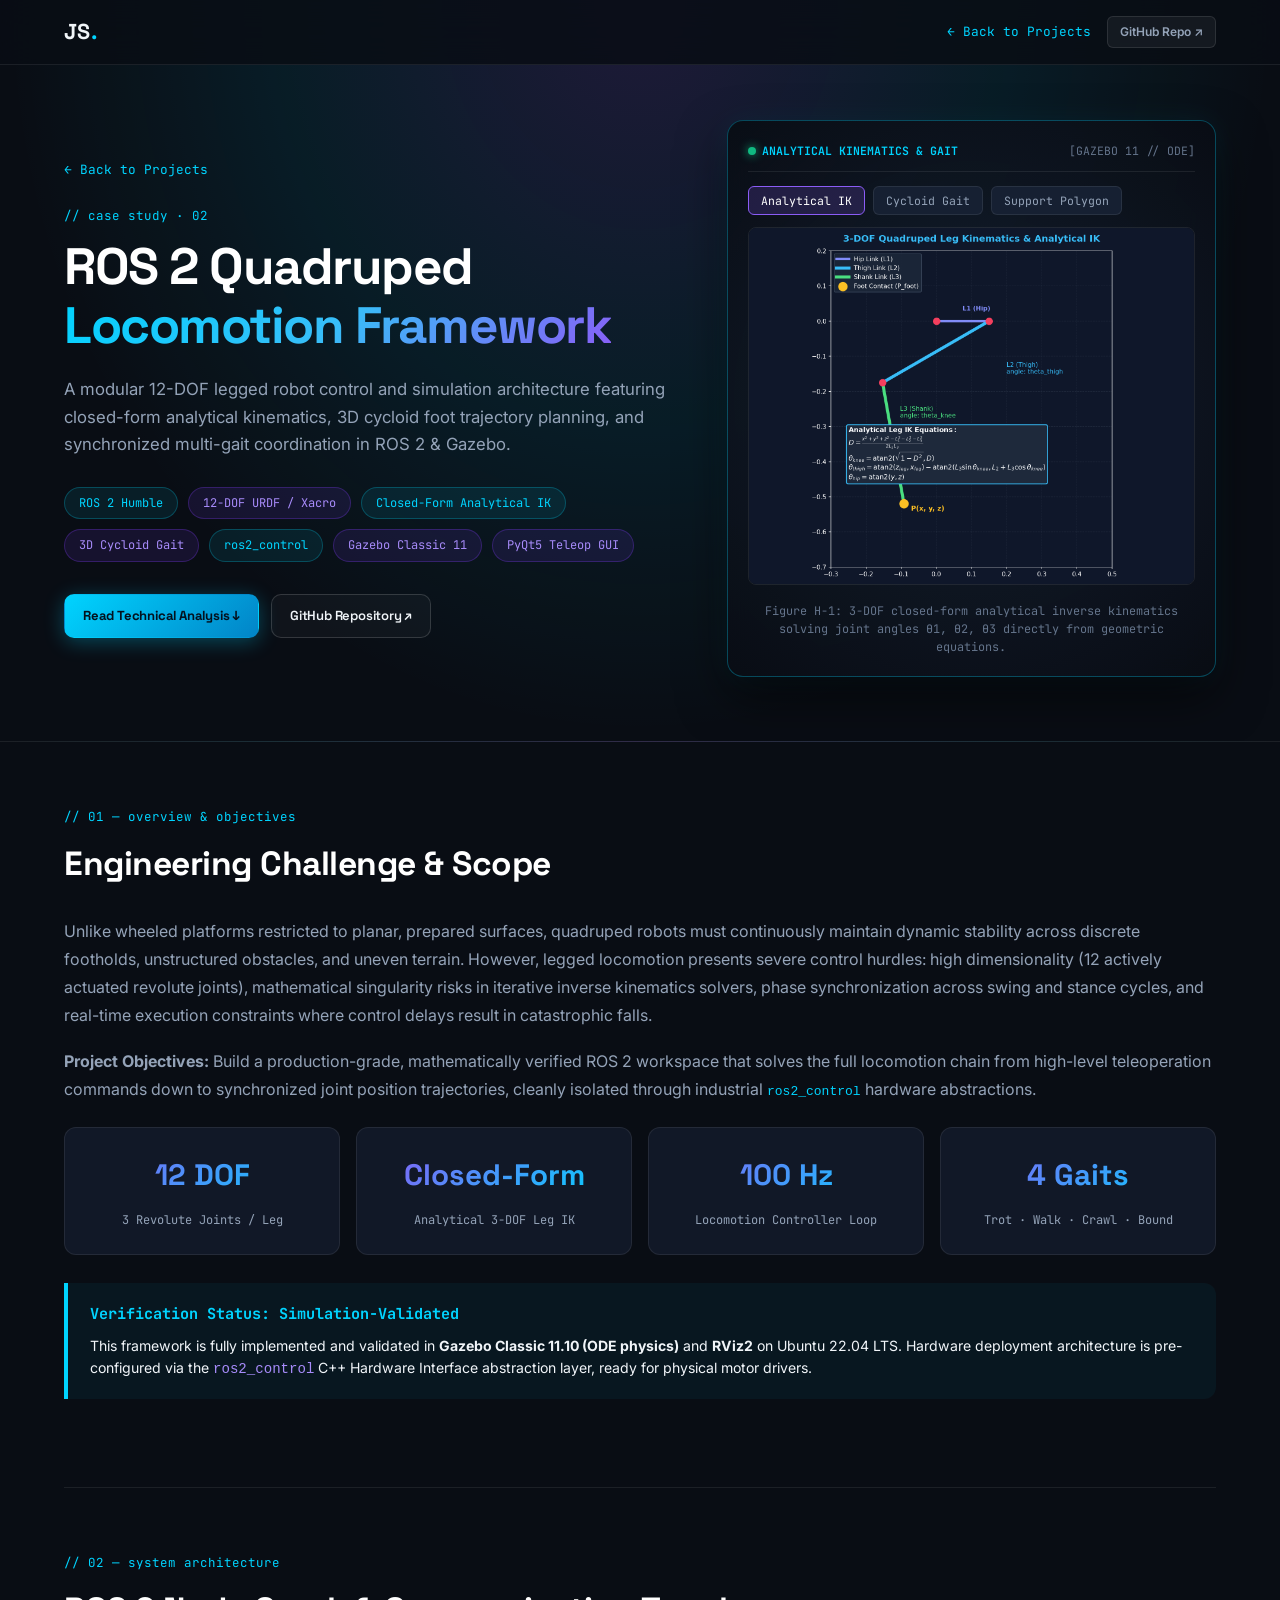
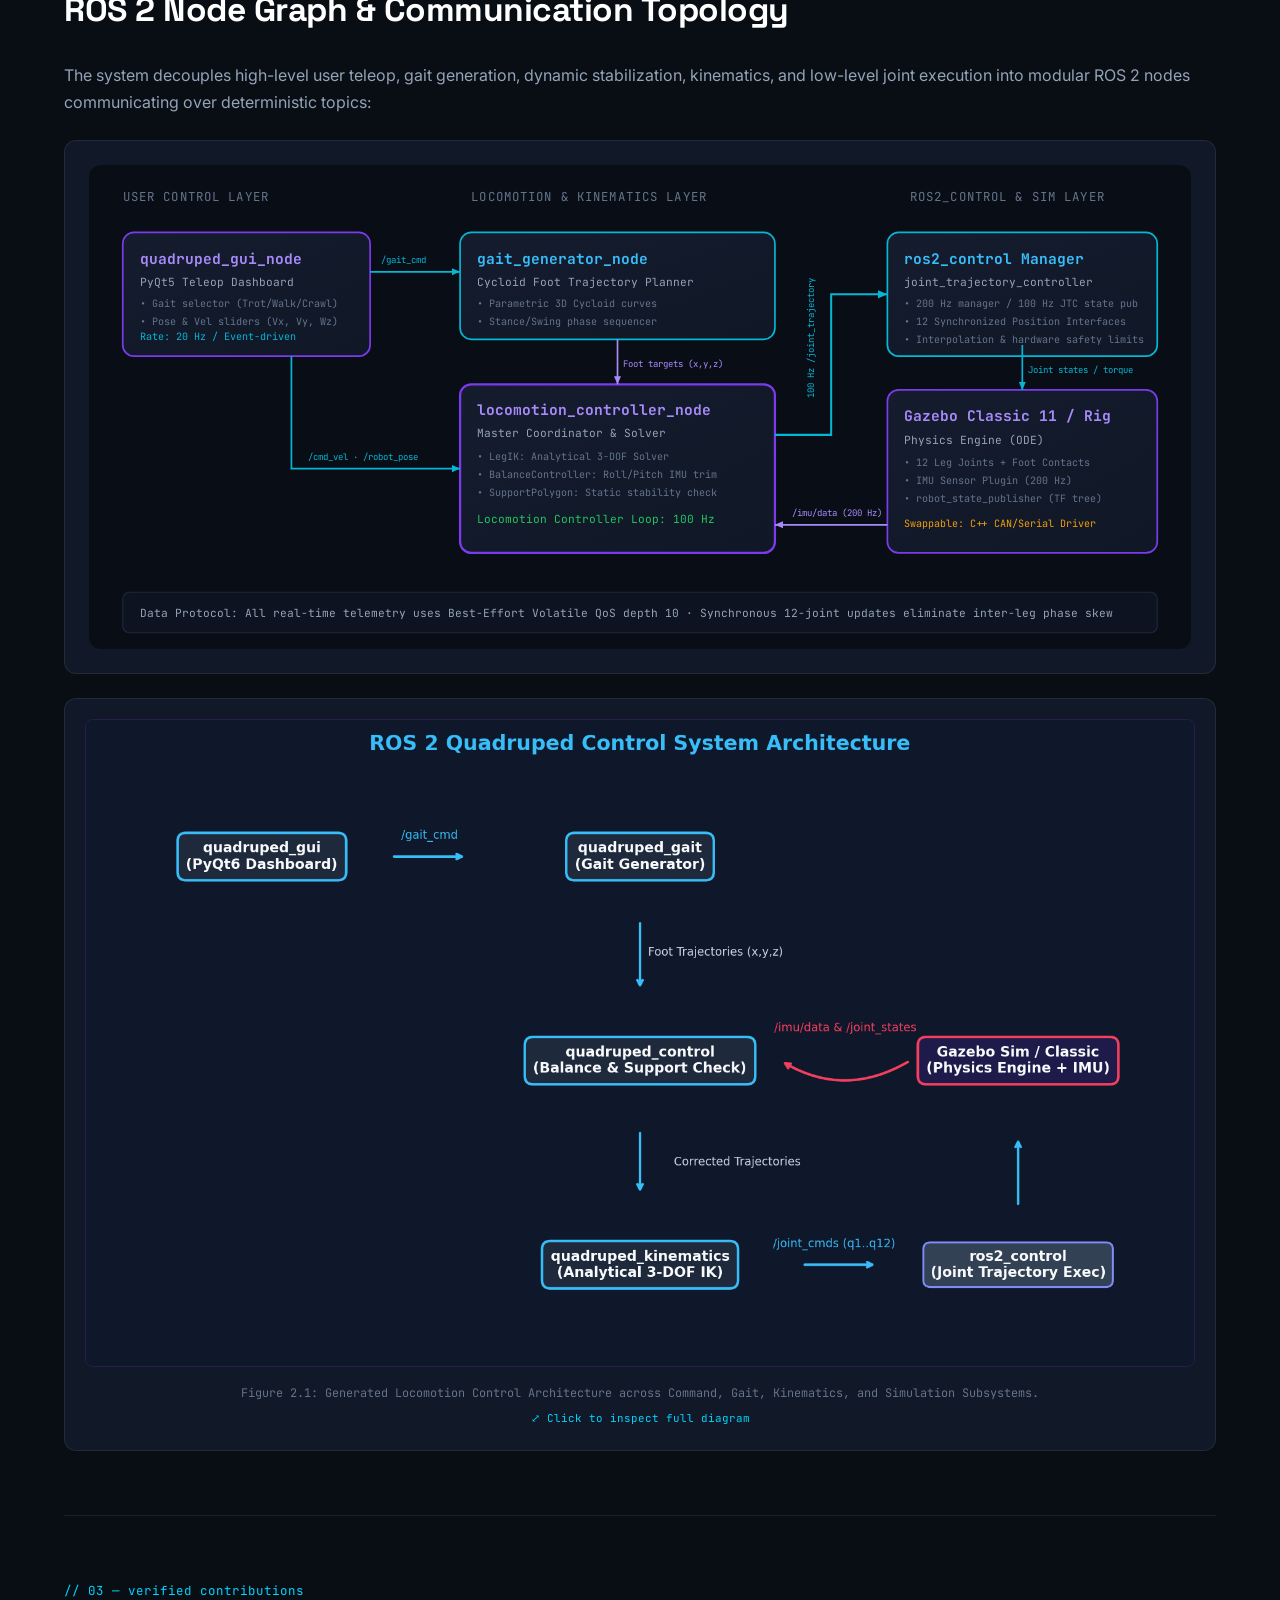
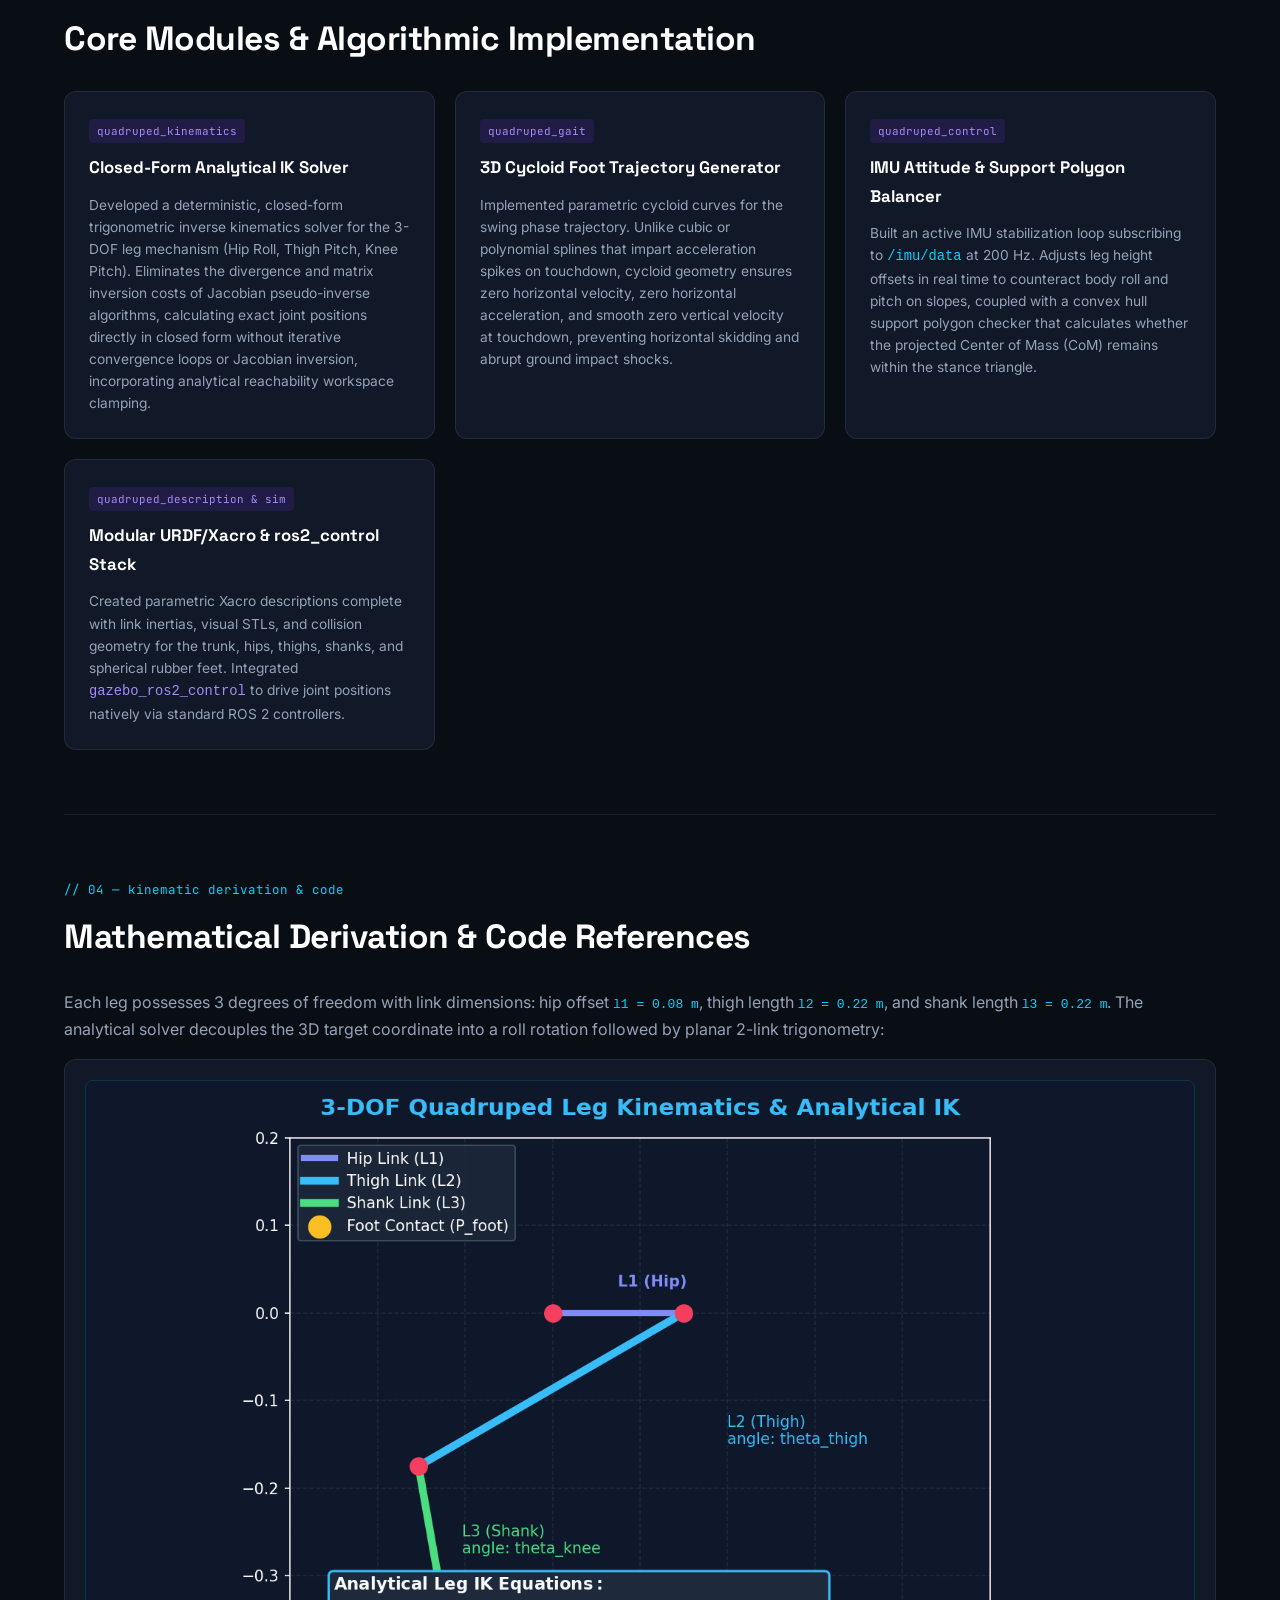
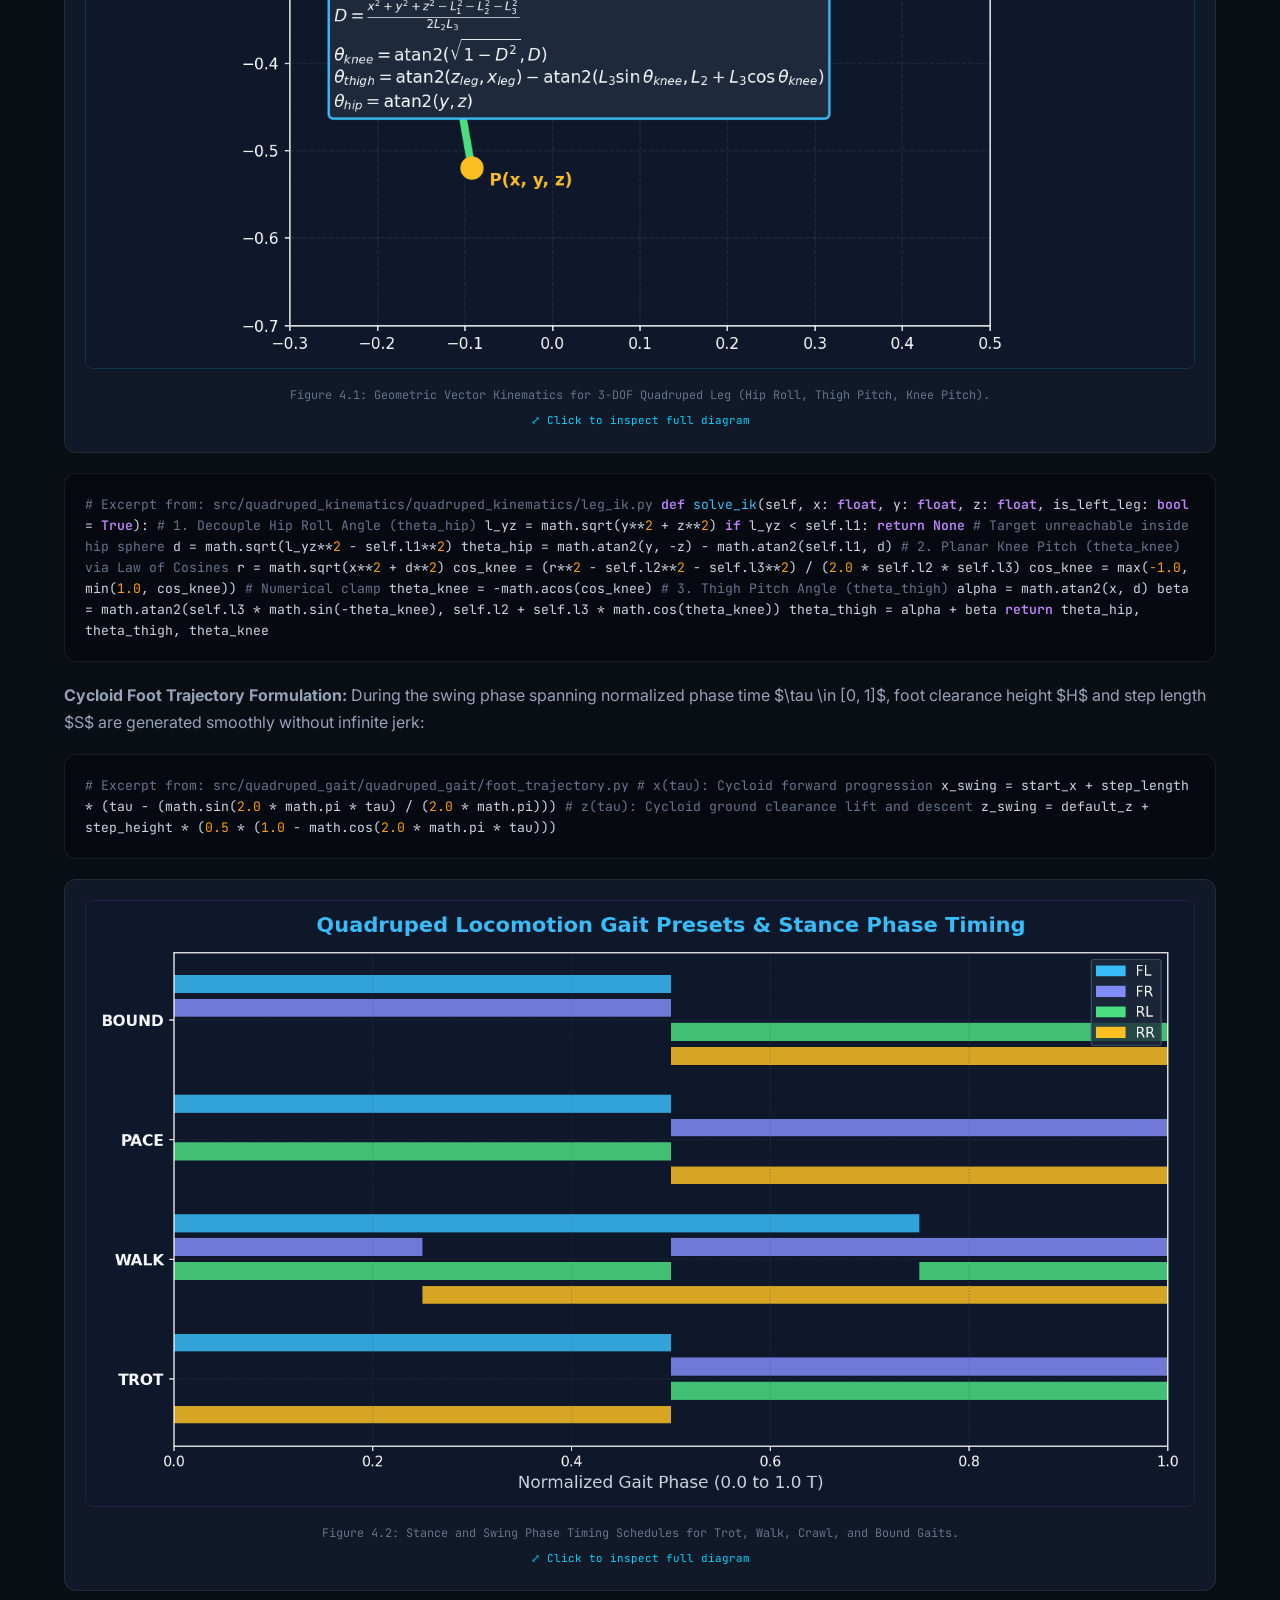
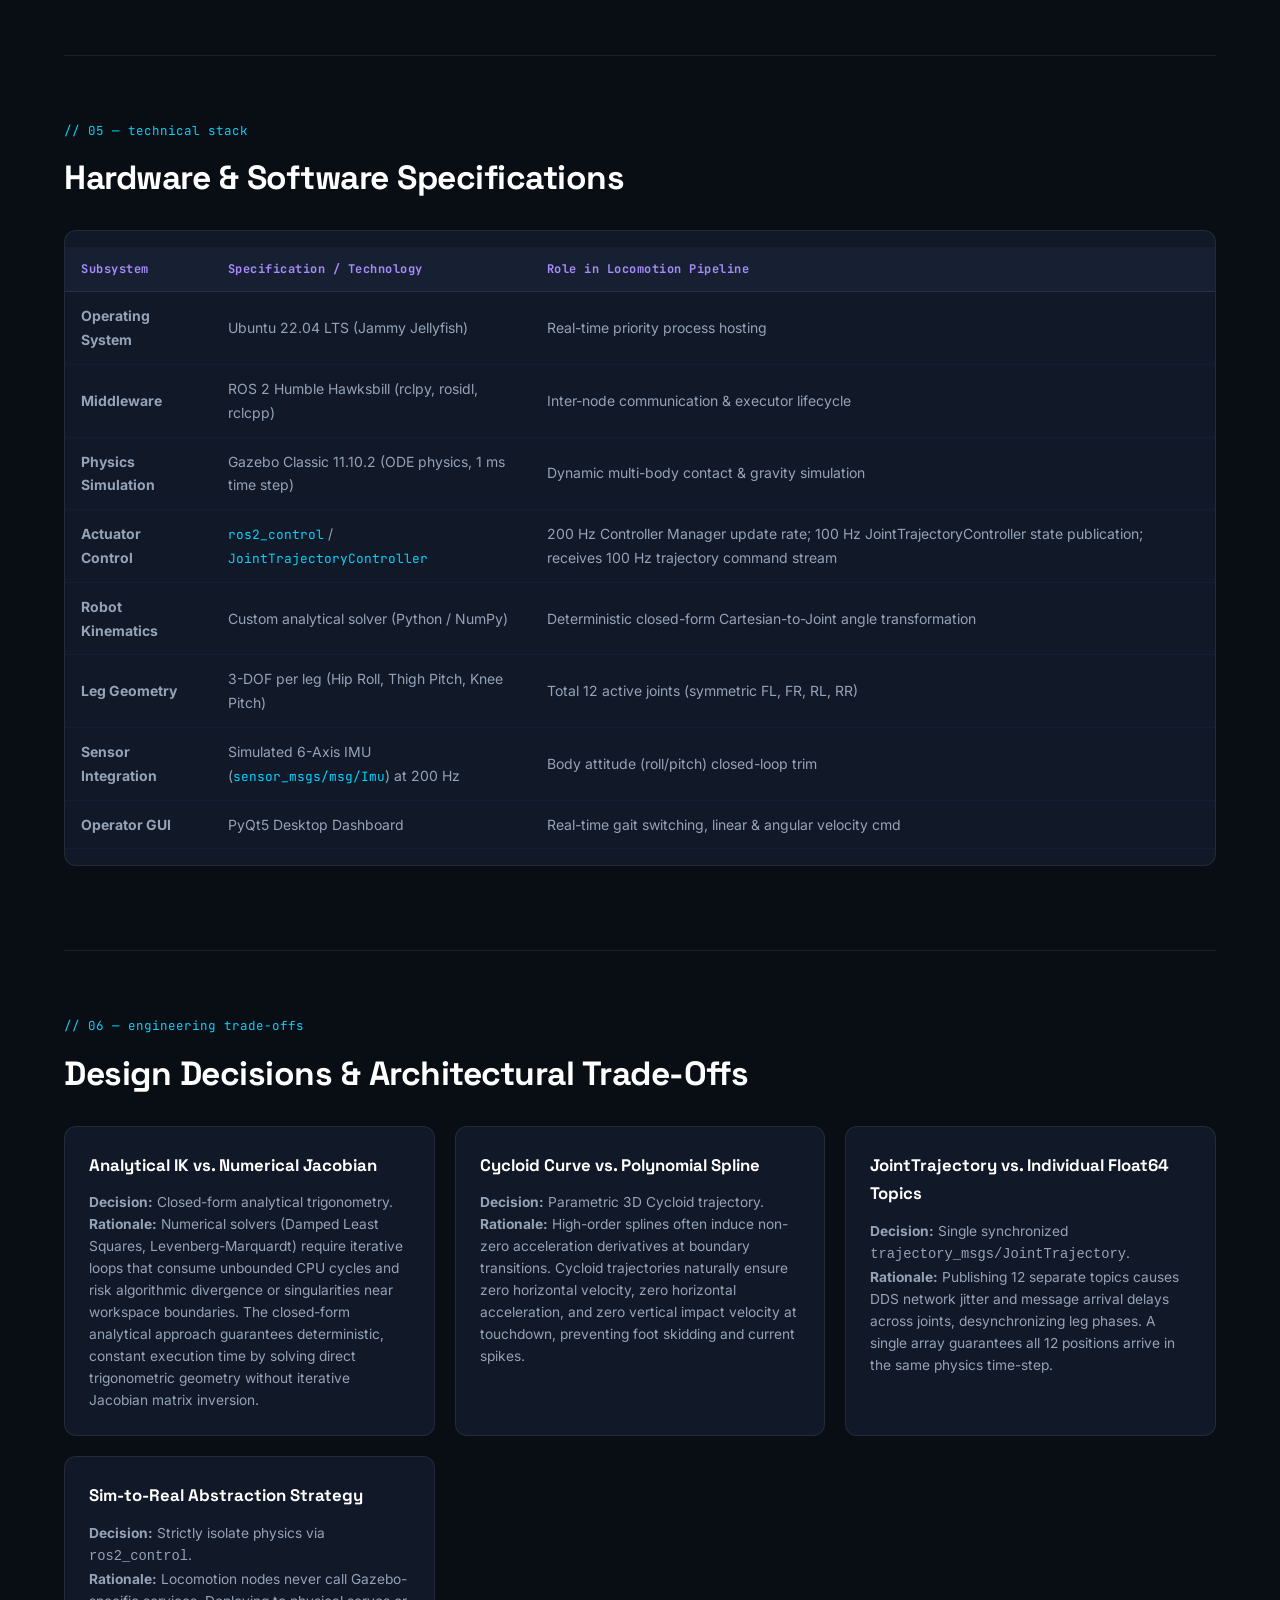
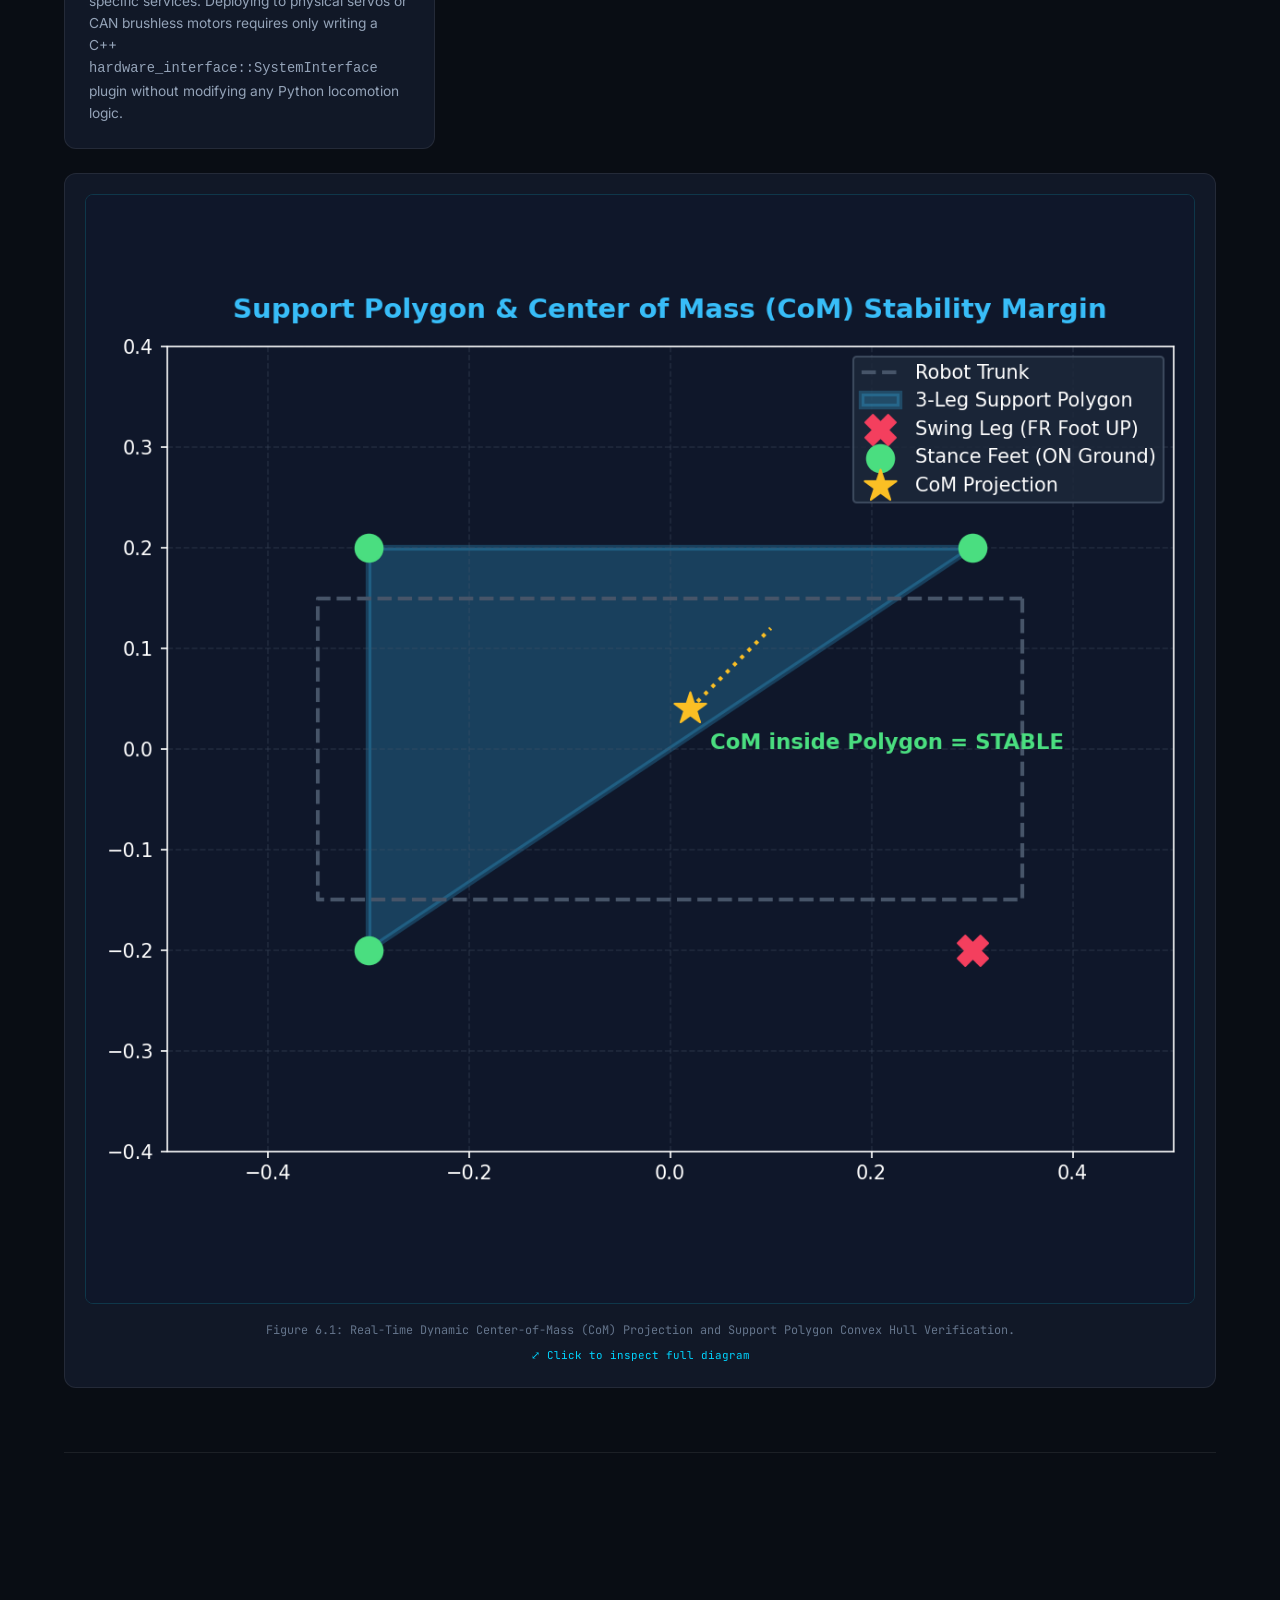
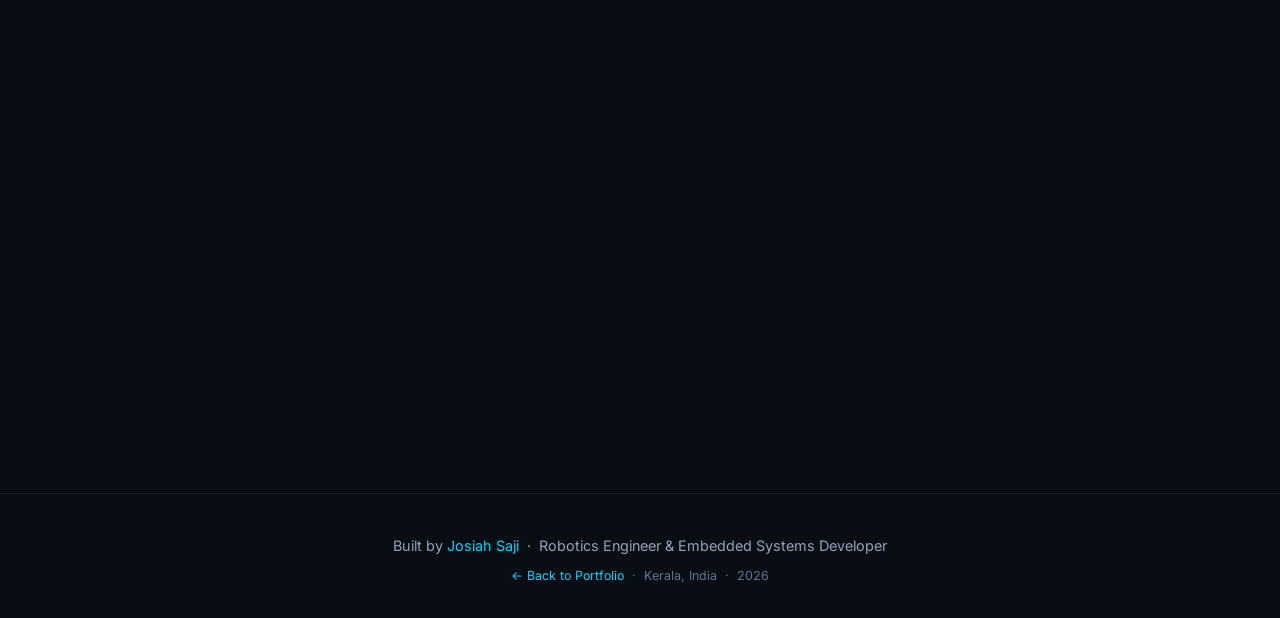
<file: quadruped-locomotion.html>
<!DOCTYPE html>
<html lang="en">
<head>
  <meta charset="UTF-8" />
  <meta name="viewport" content="width=device-width, initial-scale=1.0" />
  <title>ROS 2 Quadruped Locomotion Framework — Case Study | Josiah Saji</title>
  <meta name="description" content="Technical case study: 12-DOF Quadruped Robot Locomotion Framework in ROS 2 Humble — analytical inverse kinematics, 3D cycloid trajectory generation, and Gazebo dynamic simulation." />
  <link rel="canonical" href="https://josiahsk.github.io/josiahsaji.github.io/quadruped-locomotion.html" />

  <!-- Open Graph -->
  <meta property="og:title" content="ROS 2 Quadruped Locomotion Framework — Case Study | Josiah Saji" />
  <meta property="og:description" content="Analytical Inverse Kinematics, 3D Cycloid Foot Trajectories, and multi-gait simulation in ROS 2 Humble." />
  <meta property="og:image" content="https://josiahsk.github.io/josiahsaji.github.io/assets/og-image.png" />
  <meta property="og:url" content="https://josiahsk.github.io/josiahsaji.github.io/quadruped-locomotion.html" />
  <meta property="og:type" content="article" />

  <!-- Twitter Card -->
  <meta name="twitter:card" content="summary_large_image" />
  <meta name="twitter:title" content="ROS 2 Quadruped Locomotion Framework — Case Study | Josiah Saji" />
  <meta name="twitter:description" content="Analytical Inverse Kinematics, 3D Cycloid Foot Trajectories, and multi-gait simulation in ROS 2 Humble." />
  <meta name="twitter:image" content="https://josiahsk.github.io/josiahsaji.github.io/assets/og-image.png" />

  <!-- Favicon -->
  <link rel="icon" href="assets/favicon.ico" />

  <!-- Structured Data (JSON-LD) -->
  <script type="application/ld+json">
  {
    "@context": "https://schema.org",
    "@type": "TechArticle",
    "headline": "ROS 2 Quadruped Locomotion Framework",
    "description": "Technical case study: 12-DOF Quadruped Robot Locomotion Framework in ROS 2 Humble — analytical inverse kinematics, 3D cycloid trajectory generation, and Gazebo dynamic simulation.",
    "author": {
      "@type": "Person",
      "name": "Josiah Saji",
      "url": "https://josiahsk.github.io/josiahsaji.github.io/"
    },
    "url": "https://josiahsk.github.io/josiahsaji.github.io/quadruped-locomotion.html",
    "mainEntityOfPage": "https://josiahsk.github.io/josiahsaji.github.io/quadruped-locomotion.html",
    "image": "https://josiahsk.github.io/josiahsaji.github.io/assets/og-image.png"
  }
  </script>

  <link rel="preconnect" href="https://fonts.googleapis.com" />
  <link rel="preconnect" href="https://fonts.gstatic.com" crossorigin />
  <link href="https://fonts.googleapis.com/css2?family=Inter:wght@300;400;500;600;700;800&family=Space+Grotesk:wght@500;600;700&family=JetBrains+Mono:wght@400;500;600&display=swap" rel="stylesheet" />
  <link rel="stylesheet" href="styles.css" />
  <style>
    /* ── Case Study Styles ── */
    .cs-hero {
      padding: 120px 24px 64px;
      background: radial-gradient(ellipse at 50% 0%, rgba(139, 92, 246, 0.16) 0%, rgba(0, 212, 255, 0.08) 40%, transparent 70%);
      border-bottom: 1px solid var(--border);
    }
    .cs-back {
      display: inline-flex; align-items: center; gap: 6px;
      font-family: var(--font-mono); font-size: 0.8rem;
      color: var(--accent2); margin-bottom: 24px;
      transition: color var(--transition);
    }
    .cs-back:hover { color: var(--text); }
    .cs-tag { display: block; font-family: var(--font-mono); font-size: 0.78rem;
      color: var(--accent2); letter-spacing: 1px; margin-bottom: 12px; }
    .cs-title {
      font-family: var(--font-head); font-size: clamp(1.75rem, 5vw, 3.2rem);
      font-weight: 900; letter-spacing: -1.5px; color: #fff; margin-bottom: 20px; line-height: 1.15;
      word-wrap: break-word; overflow-wrap: break-word;
    }
    .cs-subtitle { font-size: 1.05rem; color: var(--text-muted); max-width: 100%; margin: 0 0 28px; line-height: 1.65; }
    .cs-badges { display: flex; gap: 10px; flex-wrap: wrap; margin-bottom: 8px; }
    .cs-badge {
      background: rgba(124,58,237,0.12); border: 1px solid rgba(124,58,237,0.3);
      padding: 5px 14px; border-radius: 99px;
      font-family: var(--font-mono); font-size: 0.75rem; color: var(--accent3);
    }
    .cs-badge.badge-cyan {
      background: rgba(6,182,212,0.1); border-color: rgba(6,182,212,0.3); color: var(--accent2);
    }

    /* ── Section Structure ── */
    .cs-section { padding: 64px 0; border-bottom: 1px solid var(--border); }
    .cs-section:last-of-type { border-bottom: none; }
    .cs-section-tag { display: block; font-family: var(--font-mono); font-size: 0.78rem;
      color: var(--accent2); letter-spacing: 1px; margin-bottom: 8px; }
    .cs-section-title { font-family: var(--font-head); font-size: clamp(1.5rem, 3vw, 2.1rem);
      font-weight: 800; color: #fff; margin-bottom: 24px; letter-spacing: -0.5px; }

    /* ── Architecture Diagram Container ── */
    .svg-diagram-card {
      background: var(--surface);
      border: 1px solid var(--border);
      border-radius: var(--radius);
      padding: 24px;
      margin: 24px 0;
      overflow-x: auto;
    }
    .svg-diagram-card svg {
      display: block;
      margin: 0 auto;
      max-width: 100%;
      height: auto;
    }

    /* ── Code Box ── */
    .code-snippet {
      background: #060910;
      border: 1px solid var(--border);
      border-radius: 12px;
      padding: 20px;
      overflow-x: auto;
      font-family: var(--font-mono);
      font-size: 0.82rem;
      line-height: 1.6;
      color: #cbd5e1;
      margin: 18px 0;
    }
    .code-comment { color: #64748b; }
    .code-kw { color: #c084fc; font-weight: 600; }
    .code-fn { color: #38bdf8; }
    .code-str { color: #4ade80; }
    .code-num { color: #f59e0b; }

    /* ── Engineering Tables ── */
    .tech-table { width: 100%; border-collapse: collapse; font-size: 0.875rem; margin: 16px 0; }
    .tech-table th {
      text-align: left; padding: 12px 16px;
      background: var(--surface2); color: var(--accent3);
      font-family: var(--font-mono); font-size: 0.75rem;
      letter-spacing: 0.5px; border-bottom: 1px solid var(--border);
    }
    .tech-table td { padding: 12px 16px; border-bottom: 1px solid rgba(124,58,237,0.08); color: var(--text-muted); }
    .tech-table tr:hover td { background: var(--surface); color: var(--text); }
    .tech-table code { color: var(--accent2); font-family: var(--font-mono); font-size: 0.8rem; }

    /* ── Verification Callout ── */
    .verification-status-box {
      border-left: 4px solid var(--accent2);
      background: rgba(6,182,212,0.06);
      border-radius: 0 12px 12px 0;
      padding: 18px 22px;
      margin: 24px 0;
    }
    .verification-status-box h4 {
      font-family: var(--font-mono); font-size: 0.85rem; color: var(--accent2);
      text-transform: uppercase; letter-spacing: 0.5px; margin-bottom: 6px;
    }
    .verification-status-box p { font-size: 0.88rem; color: var(--text); margin: 0; line-height: 1.6; }

    /* ── Metric Grid ── */
    .metrics-grid { display: grid; grid-template-columns: repeat(auto-fit, minmax(180px, 1fr)); gap: 16px; margin-bottom: 28px; }
    .metric-card {
      background: var(--surface); border: 1px solid var(--border);
      border-radius: 12px; padding: 22px 18px; text-align: center;
      transition: border-color var(--transition), transform var(--transition);
    }
    .metric-card:hover { border-color: var(--accent); transform: translateY(-3px); }
    .metric-val {
      display: block; font-family: var(--font-head);
      font-size: 1.85rem; font-weight: 800;
      background: linear-gradient(135deg, var(--accent), var(--accent2));
      -webkit-background-clip: text; -webkit-text-fill-color: transparent; background-clip: text;
      margin-bottom: 4px;
    }
    .metric-label { font-size: 0.75rem; color: var(--text-muted); font-family: var(--font-mono); }

    /* ── Decision Cards ── */
    .decision-grid { display: grid; grid-template-columns: repeat(auto-fit, minmax(320px, 1fr)); gap: 20px; margin-top: 20px; }
    .decision-card {
      background: var(--surface); border: 1px solid var(--border);
      border-radius: var(--radius); padding: 24px;
    }
    .decision-title { font-family: var(--font-head); font-weight: 700; color: #fff; font-size: 1.05rem; margin-bottom: 12px; }
    .decision-text { font-size: 0.86rem; color: var(--text-muted); line-height: 1.6; }
    .decision-badge {
      display: inline-block; font-family: var(--font-mono); font-size: 0.68rem;
      padding: 3px 8px; border-radius: 4px; margin-bottom: 10px;
      background: rgba(124,58,237,0.15); color: var(--accent3);
    }

    @media(max-width: 600px) {
      .cs-hero { padding: 85px 16px 36px; }
      .cs-title { font-size: 1.65rem; letter-spacing: -0.5px; }
      .cs-subtitle { font-size: 0.92rem; }
      .cs-section { padding: 36px 0; }
      .decision-grid { grid-template-columns: 1fr; }
      .metrics-grid { grid-template-columns: repeat(2, 1fr); gap: 12px; }
      .metric-card { padding: 14px 8px; }
      .metric-val { font-size: clamp(1.1rem, 4.5vw, 1.5rem); word-break: break-word; }
      .metric-label { font-size: 0.7rem; }
    }
  </style>
</head>
<body>

  <!-- MINIMAL NAV -->
  <nav id="navbar">
    <div class="cs-nav-inner">
      <a href="index.html#hero" class="nav-logo">JS<span class="accent">.</span></a>
      <div style="display:flex;align-items:center;gap:16px;">
        <a href="index.html#projects" class="cs-back" style="margin-bottom:0;">← Back to Projects</a>
        <a href="https://github.com/JosiahSK/ros2-quadruped-locomotion" target="_blank" rel="noopener noreferrer" class="proj-link proj-github" style="font-size:0.75rem;">GitHub Repo ↗</a>
      </div>
    </div>
  </nav>

  <!-- HERO -->
  <header class="cs-hero">
    <div class="container">
      <div class="cs-hero-grid">
        <div class="cs-hero-content">
          <a href="index.html#projects" class="cs-back">&larr; Back to Projects</a>
          <span class="cs-tag">// case study &middot; 02</span>
          <h1 class="cs-title">ROS 2 Quadruped<br><span class="accent-text">Locomotion Framework</span></h1>
          <p class="cs-subtitle">A modular 12-DOF legged robot control and simulation architecture featuring closed-form analytical kinematics, 3D cycloid foot trajectory planning, and synchronized multi-gait coordination in ROS 2 &amp; Gazebo.</p>
          <div class="cs-badges">
            <span class="cs-badge badge-cyan">ROS 2 Humble</span>
            <span class="cs-badge">12-DOF URDF / Xacro</span>
            <span class="cs-badge badge-cyan">Closed-Form Analytical IK</span>
            <span class="cs-badge">3D Cycloid Gait</span>
            <span class="cs-badge badge-cyan">ros2_control</span>
            <span class="cs-badge">Gazebo Classic 11</span>
            <span class="cs-badge">PyQt5 Teleop GUI</span>
          </div>
          <div class="cs-hero-actions">
            <a href="#cs-overview" class="btn btn-primary btn-sm">Read Technical Analysis &darr;</a>
            <a href="https://github.com/JosiahSK/ros2-quadruped-locomotion" target="_blank" rel="noopener noreferrer" class="btn btn-outline btn-sm">GitHub Repository &nearr;</a>
          </div>
        </div>

        <!-- Distinctive Hero Visual Card: Kinematics & Gait Viewer -->
        <div class="cs-hero-visual-card">
          <div class="cs-hero-visual-header">
            <span class="cs-hero-visual-tag"><span class="badge-dot"></span> ANALYTICAL KINEMATICS &amp; GAIT</span>
            <span>[GAZEBO 11 // ODE]</span>
          </div>

          <div class="quad-preview-tabs" role="tablist" aria-label="Locomotion Diagram Selector">
            <button class="quad-tab-btn active" id="quad-tab-kinematics" role="tab" aria-selected="true" aria-controls="quad-panel-kinematics" data-target="quad-panel-kinematics" tabindex="0">Analytical IK</button>
            <button class="quad-tab-btn" id="quad-tab-gait" role="tab" aria-selected="false" aria-controls="quad-panel-gait" data-target="quad-panel-gait" tabindex="-1">Cycloid Gait</button>
            <button class="quad-tab-btn" id="quad-tab-polygon" role="tab" aria-selected="false" aria-controls="quad-panel-polygon" data-target="quad-panel-polygon" tabindex="-1">Support Polygon</button>
          </div>

          <div class="quad-tab-panel active" id="quad-panel-kinematics" role="tabpanel" aria-labelledby="quad-tab-kinematics" tabindex="0">
            <img src="assets/projects/quadruped-robot/images/quadruped_kinematics_diagram.png" alt="Analytical 3-DOF Leg Kinematics Diagram" class="zoomable-figure" loading="lazy">
            <p class="tech-figure-caption">Figure H-1: 3-DOF closed-form analytical inverse kinematics solving joint angles &theta;1, &theta;2, &theta;3 directly from geometric equations.</p>
          </div>

          <div class="quad-tab-panel" id="quad-panel-gait" role="tabpanel" aria-labelledby="quad-tab-gait" tabindex="-1" hidden>
            <img src="assets/projects/quadruped-robot/images/gait_phase_diagram.png" alt="Multi-Gait Phase Progression Timing Chart" class="zoomable-figure" loading="lazy">
            <p class="tech-figure-caption">Figure H-2: Synchronized multi-gait phase progression (Trot &beta;=0.5, Crawl &beta;=0.75, Walk, Bound).</p>
          </div>

          <div class="quad-tab-panel" id="quad-panel-polygon" role="tabpanel" aria-labelledby="quad-tab-polygon" tabindex="-1" hidden>
            <img src="assets/projects/quadruped-robot/images/support_polygon_diagram.png" alt="Support Polygon Stability Margin Diagram" class="zoomable-figure" loading="lazy">
            <p class="tech-figure-caption">Figure H-3: Center-of-mass projection inside dynamic tripod and diagonal support polygons.</p>
          </div>
        </div>
      </div>
    </div>
  </header>

  <main class="container">

    <!-- § 01 — OVERVIEW & OBJECTIVES -->
    <section class="cs-section reveal" id="cs-overview">
      <span class="cs-section-tag">// 01 — overview &amp; objectives</span>
      <h2 class="cs-section-title">Engineering Challenge &amp; Scope</h2>
      <p style="color:var(--text-muted);line-height:1.75;margin-bottom:18px;">
        Unlike wheeled platforms restricted to planar, prepared surfaces, quadruped robots must continuously maintain dynamic stability across discrete footholds, unstructured obstacles, and uneven terrain. However, legged locomotion presents severe control hurdles: high dimensionality (12 actively actuated revolute joints), mathematical singularity risks in iterative inverse kinematics solvers, phase synchronization across swing and stance cycles, and real-time execution constraints where control delays result in catastrophic falls.
      </p>
      <p style="color:var(--text-muted);line-height:1.75;margin-bottom:24px;">
        <strong>Project Objectives:</strong> Build a production-grade, mathematically verified ROS 2 workspace that solves the full locomotion chain from high-level teleoperation commands down to synchronized joint position trajectories, cleanly isolated through industrial <code style="color:var(--accent2);">ros2_control</code> hardware abstractions.
      </p>

      <div class="metrics-grid">
        <div class="metric-card">
          <span class="metric-val">12 DOF</span>
          <span class="metric-label">3 Revolute Joints / Leg</span>
        </div>
        <div class="metric-card">
          <span class="metric-val">Closed-Form</span>
          <span class="metric-label">Analytical 3-DOF Leg IK</span>
        </div>
        <div class="metric-card">
          <span class="metric-val">100 Hz</span>
          <span class="metric-label">Locomotion Controller Loop</span>
        </div>
        <div class="metric-card">
          <span class="metric-val">4 Gaits</span>
          <span class="metric-label">Trot · Walk · Crawl · Bound</span>
        </div>
      </div>

      <div class="verification-status-box">
        <h3 style="color:var(--accent2);font-family:var(--font-mono);font-size:0.95rem;margin-bottom:8px;">Verification Status: Simulation-Validated</h3>
        <p>This framework is fully implemented and validated in <strong>Gazebo Classic 11.10 (ODE physics)</strong> and <strong>RViz2</strong> on Ubuntu 22.04 LTS. Hardware deployment architecture is pre-configured via the <code style="color:var(--accent3);">ros2_control</code> C++ Hardware Interface abstraction layer, ready for physical motor drivers.</p>
      </div>
    </section>

    <!-- § 02 — ARCHITECTURE DIAGRAM -->
    <section class="cs-section reveal" id="cs-architecture">
      <span class="cs-section-tag">// 02 — system architecture</span>
      <h2 class="cs-section-title">ROS 2 Node Graph &amp; Communication Topology</h2>
      <p style="color:var(--text-muted);line-height:1.7;margin-bottom:20px;">
        The system decouples high-level user teleop, gait generation, dynamic stabilization, kinematics, and low-level joint execution into modular ROS 2 nodes communicating over deterministic topics:
      </p>

      <!-- Accurate SVG System Architecture Diagram -->
      <div class="svg-diagram-card">
        <svg viewBox="0 0 980 430" xmlns="http://www.w3.org/2000/svg" style="background:#090d16;border-radius:12px;font-family:'JetBrains Mono',monospace;">
          <defs>
            <marker id="arrow" viewBox="0 0 10 10" refX="8" refY="5" markerWidth="6" markerHeight="6" orient="auto-start-reverse">
              <path d="M 0 1.5 L 8 5 L 0 8.5 z" fill="#06b6d4"/>
            </marker>
            <marker id="arrow-purple" viewBox="0 0 10 10" refX="8" refY="5" markerWidth="6" markerHeight="6" orient="auto-start-reverse">
              <path d="M 0 1.5 L 8 5 L 0 8.5 z" fill="#a78bfa"/>
            </marker>
            <linearGradient id="nodeGrad" x1="0%" y1="0%" x2="100%" y2="100%">
              <stop offset="0%" stop-color="#141c2e"/>
              <stop offset="100%" stop-color="#101726"/>
            </linearGradient>
          </defs>

          <!-- Layer Labels -->
          <text x="30" y="32" fill="#64748b" font-size="11" letter-spacing="1">USER CONTROL LAYER</text>
          <text x="340" y="32" fill="#64748b" font-size="11" letter-spacing="1">LOCOMOTION &amp; KINEMATICS LAYER</text>
          <text x="730" y="32" fill="#64748b" font-size="11" letter-spacing="1">ROS2_CONTROL &amp; SIM LAYER</text>

          <!-- Node 1: quadruped_gui_node -->
          <rect x="30" y="60" width="220" height="110" rx="10" fill="url(#nodeGrad)" stroke="#7c3aed" stroke-width="1.5"/>
          <text x="45" y="88" fill="#a78bfa" font-size="13" font-weight="bold">quadruped_gui_node</text>
          <text x="45" y="108" fill="#94a3b8" font-size="10">PyQt5 Teleop Dashboard</text>
          <text x="45" y="126" fill="#64748b" font-size="9">• Gait selector (Trot/Walk/Crawl)</text>
          <text x="45" y="142" fill="#64748b" font-size="9">• Pose &amp; Vel sliders (Vx, Vy, Wz)</text>
          <text x="45" y="156" fill="#06b6d4" font-size="9">Rate: 20 Hz / Event-driven</text>

          <!-- Node 2: gait_generator_node -->
          <rect x="330" y="60" width="280" height="95" rx="10" fill="url(#nodeGrad)" stroke="#06b6d4" stroke-width="1.5"/>
          <text x="345" y="88" fill="#38bdf8" font-size="13" font-weight="bold">gait_generator_node</text>
          <text x="345" y="108" fill="#94a3b8" font-size="10">Cycloid Foot Trajectory Planner</text>
          <text x="345" y="126" fill="#64748b" font-size="9">• Parametric 3D Cycloid curves</text>
          <text x="345" y="142" fill="#64748b" font-size="9">• Stance/Swing phase sequencer</text>

          <!-- Node 3: locomotion_controller_node -->
          <rect x="330" y="195" width="280" height="150" rx="10" fill="url(#nodeGrad)" stroke="#7c3aed" stroke-width="2"/>
          <text x="345" y="222" fill="#a78bfa" font-size="13" font-weight="bold">locomotion_controller_node</text>
          <text x="345" y="242" fill="#94a3b8" font-size="10">Master Coordinator &amp; Solver</text>
          <text x="345" y="262" fill="#64748b" font-size="9">• LegIK: Analytical 3-DOF Solver</text>
          <text x="345" y="278" fill="#64748b" font-size="9">• BalanceController: Roll/Pitch IMU trim</text>
          <text x="345" y="294" fill="#64748b" font-size="9">• SupportPolygon: Static stability check</text>
          <text x="345" y="318" fill="#22c55e" font-size="10">Locomotion Controller Loop: 100 Hz</text>

          <!-- Node 4: joint_trajectory_controller -->
          <rect x="710" y="60" width="240" height="110" rx="10" fill="url(#nodeGrad)" stroke="#06b6d4" stroke-width="1.5"/>
          <text x="725" y="88" fill="#38bdf8" font-size="13" font-weight="bold">ros2_control Manager</text>
          <text x="725" y="108" fill="#94a3b8" font-size="10">joint_trajectory_controller</text>
          <text x="725" y="126" fill="#64748b" font-size="9">• 200 Hz manager / 100 Hz JTC state pub</text>
          <text x="725" y="142" fill="#64748b" font-size="9">• 12 Synchronized Position Interfaces</text>
          <text x="725" y="158" fill="#64748b" font-size="9">• Interpolation &amp; hardware safety limits</text>

          <!-- Node 5: Gazebo / Hardware Plugin -->
          <rect x="710" y="200" width="240" height="145" rx="10" fill="url(#nodeGrad)" stroke="#7c3aed" stroke-width="1.5"/>
          <text x="725" y="228" fill="#a78bfa" font-size="13" font-weight="bold">Gazebo Classic 11 / Rig</text>
          <text x="725" y="248" fill="#94a3b8" font-size="10">Physics Engine (ODE)</text>
          <text x="725" y="268" fill="#64748b" font-size="9">• 12 Leg Joints + Foot Contacts</text>
          <text x="725" y="284" fill="#64748b" font-size="9">• IMU Sensor Plugin (200 Hz)</text>
          <text x="725" y="300" fill="#64748b" font-size="9">• robot_state_publisher (TF tree)</text>
          <text x="725" y="322" fill="#f59e0b" font-size="9">Swappable: C++ CAN/Serial Driver</text>

          <!-- Communication Arrows -->
          <!-- GUI to Locomotion (/gait_cmd) -->
          <path d="M 250 95 L 330 95" fill="none" stroke="#06b6d4" stroke-width="1.5" marker-end="url(#arrow)"/>
          <text x="260" y="87" fill="#06b6d4" font-size="8">/gait_cmd</text>

          <!-- GUI to Locomotion (/cmd_vel & /robot_pose) -->
          <path d="M 180 170 L 180 270 L 330 270" fill="none" stroke="#06b6d4" stroke-width="1.5" marker-end="url(#arrow)"/>
          <text x="195" y="262" fill="#06b6d4" font-size="8">/cmd_vel · /robot_pose</text>

          <!-- Gait Gen to Locomotion -->
          <path d="M 470 155 L 470 195" fill="none" stroke="#a78bfa" stroke-width="1.5" marker-end="url(#arrow-purple)"/>
          <text x="475" y="180" fill="#a78bfa" font-size="8">Foot targets (x,y,z)</text>

          <!-- Locomotion to JTC (/joint_trajectory_controller/joint_trajectory) -->
          <path d="M 610 240 L 660 240 L 660 115 L 710 115" fill="none" stroke="#06b6d4" stroke-width="1.8" marker-end="url(#arrow)"/>
          <text x="618" y="180" fill="#06b6d4" font-size="8" transform="rotate(-90 645,180)">100 Hz /joint_trajectory</text>

          <!-- JTC to Gazebo -->
          <path d="M 830 160 L 830 200" fill="none" stroke="#06b6d4" stroke-width="1.5" marker-end="url(#arrow)"/>
          <text x="835" y="185" fill="#06b6d4" font-size="8">Joint states / torque</text>

          <!-- Gazebo to Locomotion (/imu/data) -->
          <path d="M 710 320 L 610 320" fill="none" stroke="#a78bfa" stroke-width="1.5" marker-end="url(#arrow-purple)"/>
          <text x="625" y="312" fill="#a78bfa" font-size="8">/imu/data (200 Hz)</text>

          <!-- Topic Legend -->
          <rect x="30" y="380" width="920" height="36" rx="6" fill="#0d1320" stroke="#1e293b" stroke-width="1"/>
          <text x="45" y="402" fill="#94a3b8" font-size="10">Data Protocol: All real-time telemetry uses Best-Effort Volatile QoS depth 10 · Synchronous 12-joint updates eliminate inter-leg phase skew</text>
        </svg>
      </div>

      <div style="margin-top:24px;background:var(--surface);border:1px solid var(--border);border-radius:var(--radius);padding:20px;text-align:center;">
        <img src="assets/projects/quadruped-robot/images/control_architecture_diagram.png" alt="Quadruped Locomotion Control Architecture Diagram" class="zoomable-figure" loading="lazy" style="max-width:100%;height:auto;border-radius:8px;border:1px solid rgba(124,58,237,0.2);">
        <p class="tech-figure-caption">Figure 2.1: Generated Locomotion Control Architecture across Command, Gait, Kinematics, and Simulation Subsystems.</p>
        <span class="figure-zoom-hint">&#x2922; Click to inspect full diagram</span>
      </div>
    </section>

    <!-- § 03 — VERIFIED CONTRIBUTIONS -->
    <section class="cs-section reveal" id="cs-contributions">
      <span class="cs-section-tag">// 03 — verified contributions</span>
      <h2 class="cs-section-title">Core Modules &amp; Algorithmic Implementation</h2>
      <div class="decision-grid">
        <div class="decision-card">
          <span class="decision-badge">quadruped_kinematics</span>
          <div class="decision-title">Closed-Form Analytical IK Solver</div>
          <p class="decision-text">
            Developed a deterministic, closed-form trigonometric inverse kinematics solver for the 3-DOF leg mechanism (Hip Roll, Thigh Pitch, Knee Pitch). Eliminates the divergence and matrix inversion costs of Jacobian pseudo-inverse algorithms, calculating exact joint positions directly in closed form without iterative convergence loops or Jacobian inversion, incorporating analytical reachability workspace clamping.
          </p>
        </div>

        <div class="decision-card">
          <span class="decision-badge">quadruped_gait</span>
          <div class="decision-title">3D Cycloid Foot Trajectory Generator</div>
          <p class="decision-text">
            Implemented parametric cycloid curves for the swing phase trajectory. Unlike cubic or polynomial splines that impart acceleration spikes on touchdown, cycloid geometry ensures zero horizontal velocity, zero horizontal acceleration, and smooth zero vertical velocity at touchdown, preventing horizontal skidding and abrupt ground impact shocks.
          </p>
        </div>

        <div class="decision-card">
          <span class="decision-badge">quadruped_control</span>
          <div class="decision-title">IMU Attitude &amp; Support Polygon Balancer</div>
          <p class="decision-text">
            Built an active IMU stabilization loop subscribing to <code style="color:var(--accent2);">/imu/data</code> at 200 Hz. Adjusts leg height offsets in real time to counteract body roll and pitch on slopes, coupled with a convex hull support polygon checker that calculates whether the projected Center of Mass (CoM) remains within the stance triangle.
          </p>
        </div>

        <div class="decision-card">
          <span class="decision-badge">quadruped_description &amp; sim</span>
          <div class="decision-title">Modular URDF/Xacro &amp; ros2_control Stack</div>
          <p class="decision-text">
            Created parametric Xacro descriptions complete with link inertias, visual STLs, and collision geometry for the trunk, hips, thighs, shanks, and spherical rubber feet. Integrated <code style="color:var(--accent3);">gazebo_ros2_control</code> to drive joint positions natively via standard ROS 2 controllers.
          </p>
        </div>
      </div>
    </section>

    <!-- § 04 — KINEMATICS & SOURCE CODE DEEP-DIVE -->
    <section class="cs-section reveal" id="cs-kinematics">
      <span class="cs-section-tag">// 04 — kinematic derivation &amp; code</span>
      <h2 class="cs-section-title">Mathematical Derivation &amp; Code References</h2>
      <p style="color:var(--text-muted);line-height:1.7;margin-bottom:16px;">
        Each leg possesses 3 degrees of freedom with link dimensions: hip offset <code style="color:var(--accent2);">l1 = 0.08 m</code>, thigh length <code style="color:var(--accent2);">l2 = 0.22 m</code>, and shank length <code style="color:var(--accent2);">l3 = 0.22 m</code>. The analytical solver decouples the 3D target coordinate into a roll rotation followed by planar 2-link trigonometry:
      </p>

      <div style="margin-bottom:20px;background:var(--surface);border:1px solid var(--border);border-radius:var(--radius);padding:20px;text-align:center;">
        <img src="assets/projects/quadruped-robot/images/quadruped_kinematics_diagram.png" alt="Analytical 3-DOF Leg Kinematics Diagram" class="zoomable-figure" loading="lazy" style="max-width:100%;height:auto;border-radius:8px;border:1px solid rgba(6,182,212,0.2);">
        <p class="tech-figure-caption">Figure 4.1: Geometric Vector Kinematics for 3-DOF Quadruped Leg (Hip Roll, Thigh Pitch, Knee Pitch).</p>
        <span class="figure-zoom-hint">&#x2922; Click to inspect full diagram</span>
      </div>

      <div class="code-snippet">
<span class="code-comment"># Excerpt from: src/quadruped_kinematics/quadruped_kinematics/leg_ik.py</span>
<span class="code-kw">def</span> <span class="code-fn">solve_ik</span>(self, x: <span class="code-kw">float</span>, y: <span class="code-kw">float</span>, z: <span class="code-kw">float</span>, is_left_leg: <span class="code-kw">bool</span> = <span class="code-kw">True</span>):
    <span class="code-comment"># 1. Decouple Hip Roll Angle (theta_hip)</span>
    l_yz = math.sqrt(y**<span class="code-num">2</span> + z**<span class="code-num">2</span>)
    <span class="code-kw">if</span> l_yz &lt; self.l1:
        <span class="code-kw">return</span> <span class="code-kw">None</span>  <span class="code-comment"># Target unreachable inside hip sphere</span>

    d = math.sqrt(l_yz**<span class="code-num">2</span> - self.l1**<span class="code-num">2</span>)
    theta_hip = math.atan2(y, -z) - math.atan2(self.l1, d)

    <span class="code-comment"># 2. Planar Knee Pitch (theta_knee) via Law of Cosines</span>
    r = math.sqrt(x**<span class="code-num">2</span> + d**<span class="code-num">2</span>)
    cos_knee = (r**<span class="code-num">2</span> - self.l2**<span class="code-num">2</span> - self.l3**<span class="code-num">2</span>) / (<span class="code-num">2.0</span> * self.l2 * self.l3)
    cos_knee = max(<span class="code-num">-1.0</span>, min(<span class="code-num">1.0</span>, cos_knee))  <span class="code-comment"># Numerical clamp</span>
    theta_knee = -math.acos(cos_knee)

    <span class="code-comment"># 3. Thigh Pitch Angle (theta_thigh)</span>
    alpha = math.atan2(x, d)
    beta = math.atan2(self.l3 * math.sin(-theta_knee), self.l2 + self.l3 * math.cos(theta_knee))
    theta_thigh = alpha + beta

    <span class="code-kw">return</span> theta_hip, theta_thigh, theta_knee
      </div>

      <p style="color:var(--text-muted);line-height:1.7;margin-top:20px;">
        <strong>Cycloid Foot Trajectory Formulation:</strong> During the swing phase spanning normalized phase time $\tau \in [0, 1]$, foot clearance height $H$ and step length $S$ are generated smoothly without infinite jerk:
      </p>
      <div class="code-snippet">
<span class="code-comment"># Excerpt from: src/quadruped_gait/quadruped_gait/foot_trajectory.py</span>
<span class="code-comment"># x(tau): Cycloid forward progression</span>
x_swing = start_x + step_length * (tau - (math.sin(<span class="code-num">2.0</span> * math.pi * tau) / (<span class="code-num">2.0</span> * math.pi)))
<span class="code-comment"># z(tau): Cycloid ground clearance lift and descent</span>
z_swing = default_z + step_height * (<span class="code-num">0.5</span> * (<span class="code-num">1.0</span> - math.cos(<span class="code-num">2.0</span> * math.pi * tau)))
      </div>

      <div style="margin-top:20px;background:var(--surface);border:1px solid var(--border);border-radius:var(--radius);padding:20px;text-align:center;">
        <img src="assets/projects/quadruped-robot/images/gait_phase_diagram.png" alt="Multi-Gait Phase Progression Timing Chart" class="zoomable-figure" loading="lazy" style="max-width:100%;height:auto;border-radius:8px;border:1px solid rgba(124,58,237,0.2);">
        <p class="tech-figure-caption">Figure 4.2: Stance and Swing Phase Timing Schedules for Trot, Walk, Crawl, and Bound Gaits.</p>
        <span class="figure-zoom-hint">&#x2922; Click to inspect full diagram</span>
      </div>
    </section>

    <!-- § 05 — HARDWARE & SOFTWARE SPECIFICATIONS -->
    <section class="cs-section reveal" id="cs-specs">
      <span class="cs-section-tag">// 05 — technical stack</span>
      <h2 class="cs-section-title">Hardware &amp; Software Specifications</h2>
      <div class="table-responsive">
        <table class="tech-table">
          <thead>
            <tr>
              <th>Subsystem</th>
              <th>Specification / Technology</th>
              <th>Role in Locomotion Pipeline</th>
            </tr>
          </thead>
          <tbody>
            <tr>
              <td><strong>Operating System</strong></td>
              <td>Ubuntu 22.04 LTS (Jammy Jellyfish)</td>
              <td>Real-time priority process hosting</td>
            </tr>
            <tr>
              <td><strong>Middleware</strong></td>
              <td>ROS 2 Humble Hawksbill (rclpy, rosidl, rclcpp)</td>
              <td>Inter-node communication &amp; executor lifecycle</td>
            </tr>
            <tr>
              <td><strong>Physics Simulation</strong></td>
              <td>Gazebo Classic 11.10.2 (ODE physics, 1 ms time step)</td>
              <td>Dynamic multi-body contact &amp; gravity simulation</td>
            </tr>
            <tr>
              <td><strong>Actuator Control</strong></td>
              <td><code>ros2_control</code> / <code>JointTrajectoryController</code></td>
              <td>200 Hz Controller Manager update rate; 100 Hz JointTrajectoryController state publication; receives 100 Hz trajectory command stream</td>
            </tr>
            <tr>
              <td><strong>Robot Kinematics</strong></td>
              <td>Custom analytical solver (Python / NumPy)</td>
              <td>Deterministic closed-form Cartesian-to-Joint angle transformation</td>
            </tr>
            <tr>
              <td><strong>Leg Geometry</strong></td>
              <td>3-DOF per leg (Hip Roll, Thigh Pitch, Knee Pitch)</td>
              <td>Total 12 active joints (symmetric FL, FR, RL, RR)</td>
            </tr>
            <tr>
              <td><strong>Sensor Integration</strong></td>
              <td>Simulated 6-Axis IMU (<code>sensor_msgs/msg/Imu</code>) at 200 Hz</td>
              <td>Body attitude (roll/pitch) closed-loop trim</td>
            </tr>
            <tr>
              <td><strong>Operator GUI</strong></td>
              <td>PyQt5 Desktop Dashboard</td>
              <td>Real-time gait switching, linear &amp; angular velocity cmd</td>
            </tr>
          </tbody>
        </table>
      </div>
    </section>

    <!-- § 06 — DECISIONS & TRADE-OFFS -->
    <section class="cs-section reveal" id="cs-decisions">
      <span class="cs-section-tag">// 06 — engineering trade-offs</span>
      <h2 class="cs-section-title">Design Decisions &amp; Architectural Trade-Offs</h2>
      <div class="decision-grid">
        <div class="decision-card">
          <div class="decision-title">Analytical IK vs. Numerical Jacobian</div>
          <p class="decision-text">
            <strong>Decision:</strong> Closed-form analytical trigonometry.<br>
            <strong>Rationale:</strong> Numerical solvers (Damped Least Squares, Levenberg-Marquardt) require iterative loops that consume unbounded CPU cycles and risk algorithmic divergence or singularities near workspace boundaries. The closed-form analytical approach guarantees deterministic, constant execution time by solving direct trigonometric geometry without iterative Jacobian matrix inversion.
          </p>
        </div>

        <div class="decision-card">
          <div class="decision-title">Cycloid Curve vs. Polynomial Spline</div>
          <p class="decision-text">
            <strong>Decision:</strong> Parametric 3D Cycloid trajectory.<br>
            <strong>Rationale:</strong> High-order splines often induce non-zero acceleration derivatives at boundary transitions. Cycloid trajectories naturally ensure zero horizontal velocity, zero horizontal acceleration, and zero vertical impact velocity at touchdown, preventing foot skidding and current spikes.
          </p>
        </div>

        <div class="decision-card">
          <div class="decision-title">JointTrajectory vs. Individual Float64 Topics</div>
          <p class="decision-text">
            <strong>Decision:</strong> Single synchronized <code>trajectory_msgs/JointTrajectory</code>.<br>
            <strong>Rationale:</strong> Publishing 12 separate topics causes DDS network jitter and message arrival delays across joints, desynchronizing leg phases. A single array guarantees all 12 positions arrive in the same physics time-step.
          </p>
        </div>

        <div class="decision-card">
          <div class="decision-title">Sim-to-Real Abstraction Strategy</div>
          <p class="decision-text">
            <strong>Decision:</strong> Strictly isolate physics via <code>ros2_control</code>.<br>
            <strong>Rationale:</strong> Locomotion nodes never call Gazebo-specific services. Deploying to physical servos or CAN brushless motors requires only writing a C++ <code>hardware_interface::SystemInterface</code> plugin without modifying any Python locomotion logic.
          </p>
        </div>
      </div>

      <div style="margin-top:24px;background:var(--surface);border:1px solid var(--border);border-radius:var(--radius);padding:20px;text-align:center;">
        <img src="assets/projects/quadruped-robot/images/support_polygon_diagram.png" alt="Support Polygon Stability Margin Diagram" class="zoomable-figure" loading="lazy" style="max-width:100%;height:auto;border-radius:8px;border:1px solid rgba(6,182,212,0.2);">
        <p class="tech-figure-caption">Figure 6.1: Real-Time Dynamic Center-of-Mass (CoM) Projection and Support Polygon Convex Hull Verification.</p>
        <span class="figure-zoom-hint">&#x2922; Click to inspect full diagram</span>
      </div>
    </section>

    <!-- § 07 — LIMITATIONS & ROADMAP -->
    <section class="cs-section reveal" id="cs-roadmap">
      <span class="cs-section-tag">// 07 — limitations &amp; future roadmap</span>
      <h2 class="cs-section-title">Known Limitations &amp; Future Engineering Steps</h2>
      <div style="display:grid;grid-template-columns:repeat(auto-fit,minmax(280px,1fr));gap:20px;margin-bottom:28px;">
        <div style="background:var(--surface);border:1px solid var(--border);border-radius:12px;padding:22px;">
          <h3 style="color:#f87171;font-family:var(--font-mono);font-size:0.85rem;margin-bottom:10px;text-transform:uppercase;">Current Limitations</h3>
          <ul style="color:var(--text-muted);font-size:0.85rem;line-height:1.7;padding-left:18px;">
            <li>Open-loop swing trajectory lacks ground reaction force (GRF) foot contact switches.</li>
            <li>Attitude balancing relies on kinematic IMU tilt compensation rather than full Model Predictive Control (MPC).</li>
            <li>Gazebo simulation assumes ideal rigid-body contact with high surface friction.</li>
          </ul>
        </div>
        <div style="background:var(--surface);border:1px solid var(--border);border-radius:12px;padding:22px;">
          <h3 style="color:var(--accent2);font-family:var(--font-mono);font-size:0.85rem;margin-bottom:10px;text-transform:uppercase;">Future Improvements</h3>
          <ul style="color:var(--text-muted);font-size:0.85rem;line-height:1.7;padding-left:18px;">
            <li>Implement Convex MPC + Whole-Body Impulse Control (WBC) for active push recovery.</li>
            <li>Integrate foot contact pressure sensors or motor back-EMF current estimation.</li>
            <li>Deploy codebase to physical 12-actuator desktop quadruped chassis via serial/CAN interface.</li>
          </ul>
        </div>
      </div>

      <div style="text-align:center;padding:24px;background:var(--surface2);border-radius:var(--radius);border:1px solid var(--border);">
        <h3 style="font-family:var(--font-head);font-size:1.15rem;color:#fff;margin-bottom:8px;">Inspect Source Code &amp; Launch System</h3>
        <p style="color:var(--text-muted);font-size:0.85rem;margin-bottom:16px;">Complete ROS 2 workspace containing URDF models, Gazebo worlds, launch scripts, and kinematics packages.</p>
        <a href="https://github.com/JosiahSK/ros2-quadruped-locomotion" target="_blank" rel="noopener noreferrer" class="btn btn-primary" style="display:inline-flex;">View Repository on GitHub ↗</a>
      </div>
    </section>

  </main>

  <!-- DIAGRAM LIGHTBOX MODAL -->
  <div id="diagramModal" class="diagram-modal" role="dialog" aria-modal="true" aria-labelledby="diagramModalTitle" aria-describedby="diagramModalCaption" tabindex="-1">
    <div class="diagram-modal-dialog">
      <div id="diagramModalTitle" class="sr-only">Expanded technical diagram</div>
      <button class="diagram-modal-close" id="diagramModalClose" aria-label="Close diagram preview">&times;</button>
      <div class="diagram-modal-body" id="diagramModalBody"></div>
      <p class="diagram-modal-caption" id="diagramModalCaption"></p>
    </div>
  </div>

  <!-- FOOTER -->
  <footer id="footer">
    <div class="container">
      <p class="footer-text">Built by <span class="accent">Josiah Saji</span> &nbsp;·&nbsp; Robotics Engineer &amp; Embedded Systems Developer</p>
      <p class="footer-sub"><a href="index.html" style="color:var(--accent2);">← Back to Portfolio</a> &nbsp;·&nbsp; Kerala, India &nbsp;·&nbsp; 2026</p>
    </div>
  </footer>

  <script>
    try {
      if (typeof IntersectionObserver !== 'undefined') {
        var obs = new IntersectionObserver(function(entries) {
          entries.forEach(function(e) {
            if (e.isIntersecting) { e.target.classList.add('visible'); obs.unobserve(e.target); }
          });
        }, { threshold: 0.05 });
        document.querySelectorAll('.reveal').forEach(function(el) { obs.observe(el); });
      } else {
        document.querySelectorAll('.reveal').forEach(function(el) { el.classList.add('visible'); });
      }
    } catch(e) {}

    // Quadruped Hero Tabs with WAI-ARIA Keyboard Pattern (Arrow Keys, Home, End)
    (function initQuadTabs() {
      var tabList = document.querySelector('.quad-preview-tabs');
      var tabs = Array.prototype.slice.call(document.querySelectorAll('.quad-tab-btn'));
      var panels = Array.prototype.slice.call(document.querySelectorAll('.quad-tab-panel'));
      if (!tabList || !tabs.length) return;

      function activateTab(tab, setFocus) {
        tabs.forEach(function(t) {
          t.classList.remove('active');
          t.setAttribute('aria-selected', 'false');
          t.setAttribute('tabindex', '-1');
        });
        panels.forEach(function(p) {
          p.classList.remove('active');
          p.setAttribute('hidden', '');
          p.setAttribute('tabindex', '-1');
        });

        tab.classList.add('active');
        tab.setAttribute('aria-selected', 'true');
        tab.setAttribute('tabindex', '0');
        if (setFocus) tab.focus();

        var targetId = tab.getAttribute('data-target') || tab.getAttribute('aria-controls');
        if (targetId) {
          var targetPanel = document.getElementById(targetId);
          if (targetPanel) {
            targetPanel.classList.add('active');
            targetPanel.removeAttribute('hidden');
            targetPanel.setAttribute('tabindex', '0');
          }
        }
      }

      tabs.forEach(function(tab, index) {
        tab.setAttribute('tabindex', tab.classList.contains('active') ? '0' : '-1');
        tab.addEventListener('click', function() {
          activateTab(tab, false);
        });
        tab.addEventListener('keydown', function(e) {
          var targetIndex = -1;
          if (e.key === 'ArrowRight' || e.key === 'ArrowDown') {
            e.preventDefault();
            targetIndex = (index + 1) % tabs.length;
          } else if (e.key === 'ArrowLeft' || e.key === 'ArrowUp') {
            e.preventDefault();
            targetIndex = (index - 1 + tabs.length) % tabs.length;
          } else if (e.key === 'Home') {
            e.preventDefault();
            targetIndex = 0;
          } else if (e.key === 'End') {
            e.preventDefault();
            targetIndex = tabs.length - 1;
          }
          if (targetIndex >= 0) {
            activateTab(tabs[targetIndex], true);
          }
        });
      });
    })();

    // Robust Accessible Diagram Lightbox & Zoom with Focus Trap & Restoration
    (function initLightbox() {
      var modal = document.getElementById('diagramModal');
      var modalBody = document.getElementById('diagramModalBody');
      var modalCaption = document.getElementById('diagramModalCaption');
      var closeBtn = document.getElementById('diagramModalClose');
      var previouslyFocusedEl = null;
      var previousScrollY = 0;
      var previousOverflow = '';
      if (!modal || !modalBody) return;

      function getFocusableElements() {
        var focusable = modal.querySelectorAll('button, [href], input, select, textarea, [tabindex]:not([tabindex="-1"])');
        return Array.prototype.slice.call(focusable).filter(function(el) {
          return !el.disabled && el.offsetParent !== null;
        });
      }

      function openModal(targetEl, captionText) {
        if (!targetEl) return;
        previouslyFocusedEl = document.activeElement;
        previousScrollY = window.scrollY || window.pageYOffset || document.documentElement.scrollTop;
        previousOverflow = document.body.style.overflow;

        modalBody.innerHTML = '';
        if (targetEl.tagName && targetEl.tagName.toLowerCase() === 'svg') {
          var clone = targetEl.cloneNode(true);
          clone.removeAttribute('style');
          clone.removeAttribute('tabindex');
          clone.removeAttribute('role');
          clone.removeAttribute('aria-haspopup');
          clone.style.width = '100%';
          clone.style.maxHeight = '75vh';
          clone.style.borderRadius = '8px';

          // Namespace internal IDs within the cloned SVG to prevent DOM ID collision and ensure clean rendering
          var idNodes = clone.querySelectorAll('[id]');
          if (idNodes.length > 0) {
            var idMap = {};
            for (var k = 0; k < idNodes.length; k++) {
              var oldId = idNodes[k].getAttribute('id');
              var newId = 'modal-clone-' + oldId;
              idMap[oldId] = newId;
              idNodes[k].setAttribute('id', newId);
            }
            var s = clone.innerHTML;
            for (var oldKey in idMap) {
              var escKey = oldKey.replace(/[.*+?^${}()|[\]\\]/g, '\\$&');
              s = s.replace(new RegExp('url\\(#' + escKey + '\\)', 'g'), 'url(#' + idMap[oldKey] + ')');
              s = s.replace(new RegExp('href="#' + escKey + '"', 'g'), 'href="#' + idMap[oldKey] + '"');
            }
            clone.innerHTML = s;
          }
          modalBody.appendChild(clone);
        } else if (targetEl.tagName && targetEl.tagName.toLowerCase() === 'img') {
          var img = document.createElement('img');
          img.src = targetEl.src;
          img.alt = targetEl.alt || '';
          img.style.maxWidth = '100%';
          img.style.maxHeight = '75vh';
          img.style.borderRadius = '8px';
          modalBody.appendChild(img);
        }

        var labelText = captionText || targetEl.getAttribute('aria-label') || targetEl.getAttribute('alt') || 'Expanded diagram preview';
        if (modalCaption) modalCaption.textContent = labelText;

        modal.classList.add('active');
        document.body.style.overflow = 'hidden';

        // Direct initial keyboard focus to close button or first focusable
        var focusable = getFocusableElements();
        if (focusable.length) {
          focusable[0].focus();
        } else {
          modal.focus();
        }
      }

      function closeModal() {
        if (!modal.classList.contains('active')) return;
        modal.classList.remove('active');
        modalBody.innerHTML = '';
        document.body.style.overflow = previousOverflow;
        window.scrollTo(0, previousScrollY);

        // Restore focus to original triggering element
        if (previouslyFocusedEl && typeof previouslyFocusedEl.focus === 'function') {
          previouslyFocusedEl.focus();
        }
      }

      // Trap Focus within Dialog
      modal.addEventListener('keydown', function(e) {
        if (e.key === 'Escape') {
          e.preventDefault();
          closeModal();
          return;
        }
        if (e.key === 'Tab') {
          var focusable = getFocusableElements();
          if (!focusable.length) {
            e.preventDefault();
            return;
          }
          var firstEl = focusable[0];
          var lastEl = focusable[focusable.length - 1];

          if (e.shiftKey) {
            if (document.activeElement === firstEl || document.activeElement === modal) {
              e.preventDefault();
              lastEl.focus();
            }
          } else {
            if (document.activeElement === lastEl) {
              e.preventDefault();
              firstEl.focus();
            }
          }
        }
      });

      document.querySelectorAll('.zoomable-figure').forEach(function(el) {
        el.setAttribute('tabindex', '0');
        el.setAttribute('role', 'button');
        el.setAttribute('aria-haspopup', 'dialog');

        function triggerZoom() {
          var container = el.closest('.tech-figure-wrap') || el.closest('div');
          var captionEl = container ? container.querySelector('.tech-figure-caption, p') : null;
          var captionText = captionEl ? captionEl.textContent : (el.getAttribute('alt') || el.getAttribute('aria-label'));
          openModal(el, captionText);
        }

        el.addEventListener('click', triggerZoom);
        el.addEventListener('keydown', function(e) {
          if (e.key === 'Enter' || e.key === ' ') {
            e.preventDefault();
            triggerZoom();
          }
        });
      });

      if (closeBtn) closeBtn.addEventListener('click', closeModal);
      modal.addEventListener('click', function(e) {
        if (e.target === modal) closeModal();
      });
    })();
  </script>
</body>
</html>
</file>
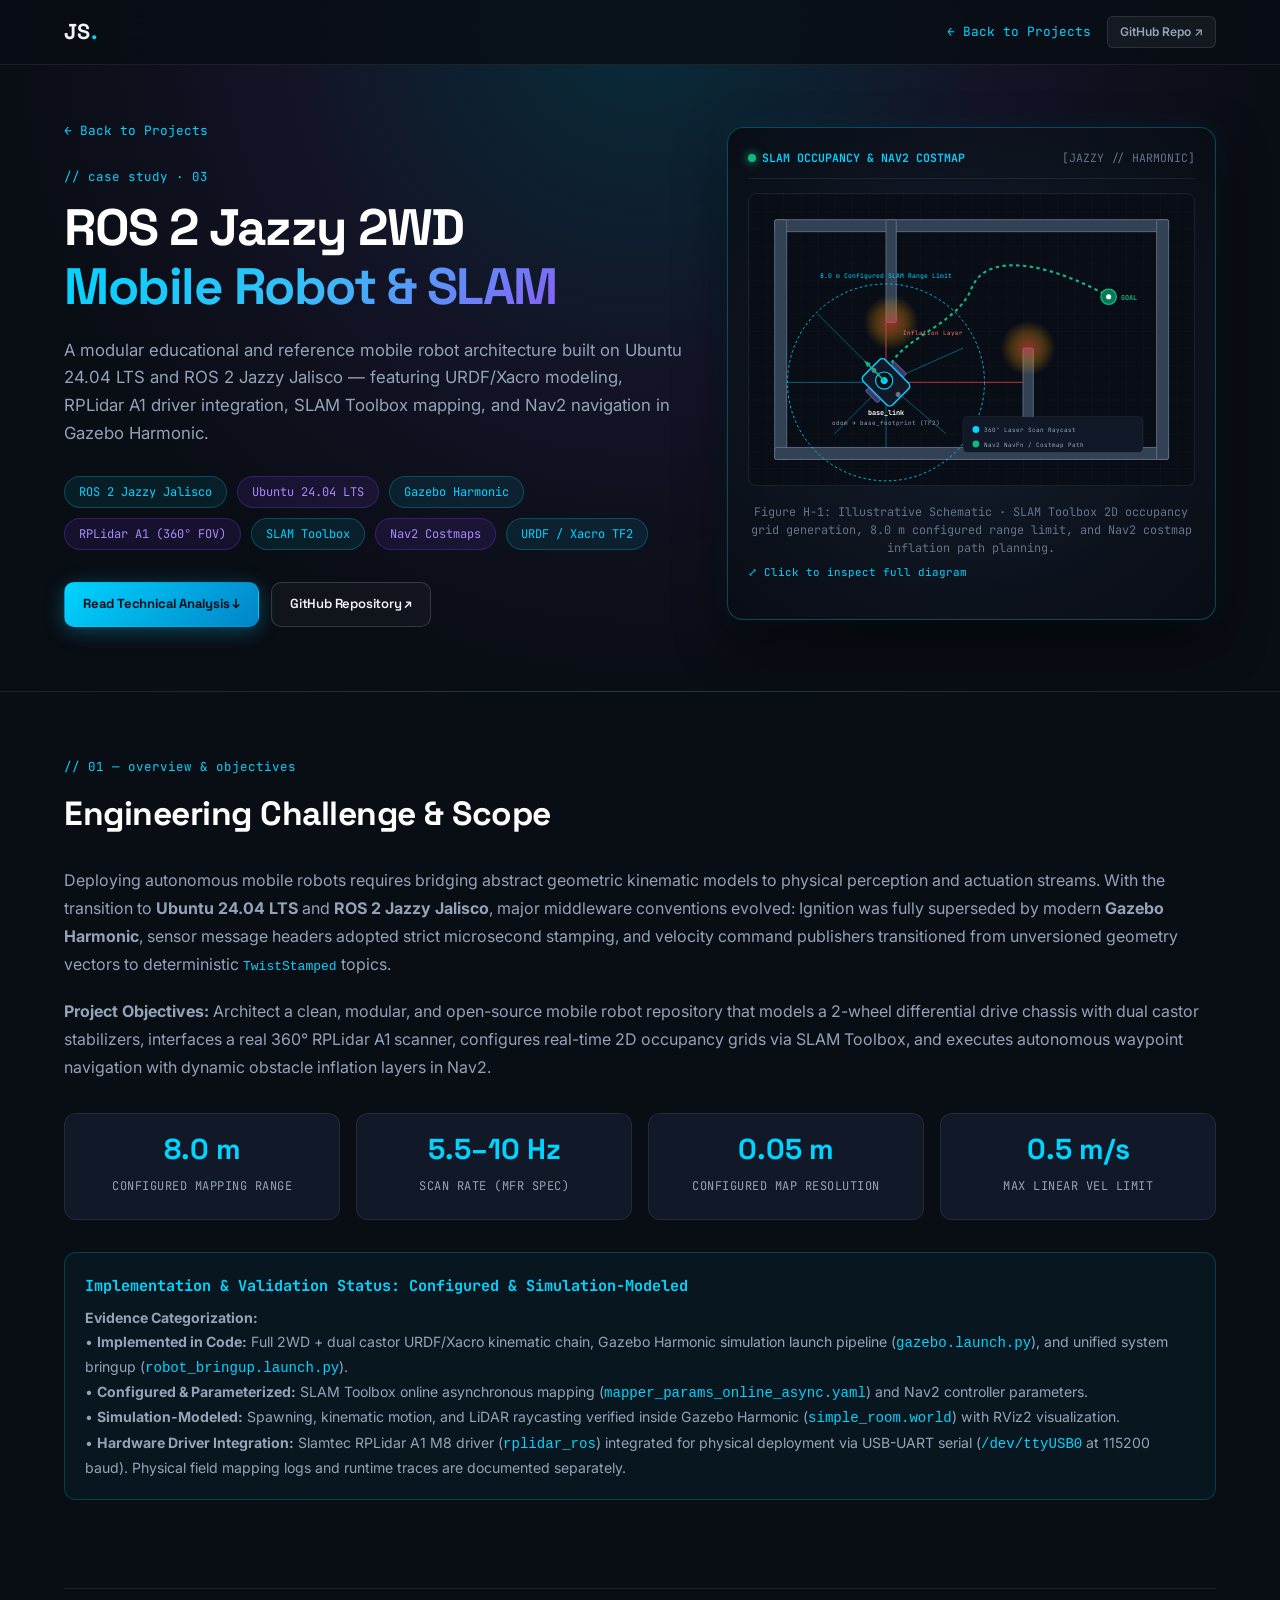
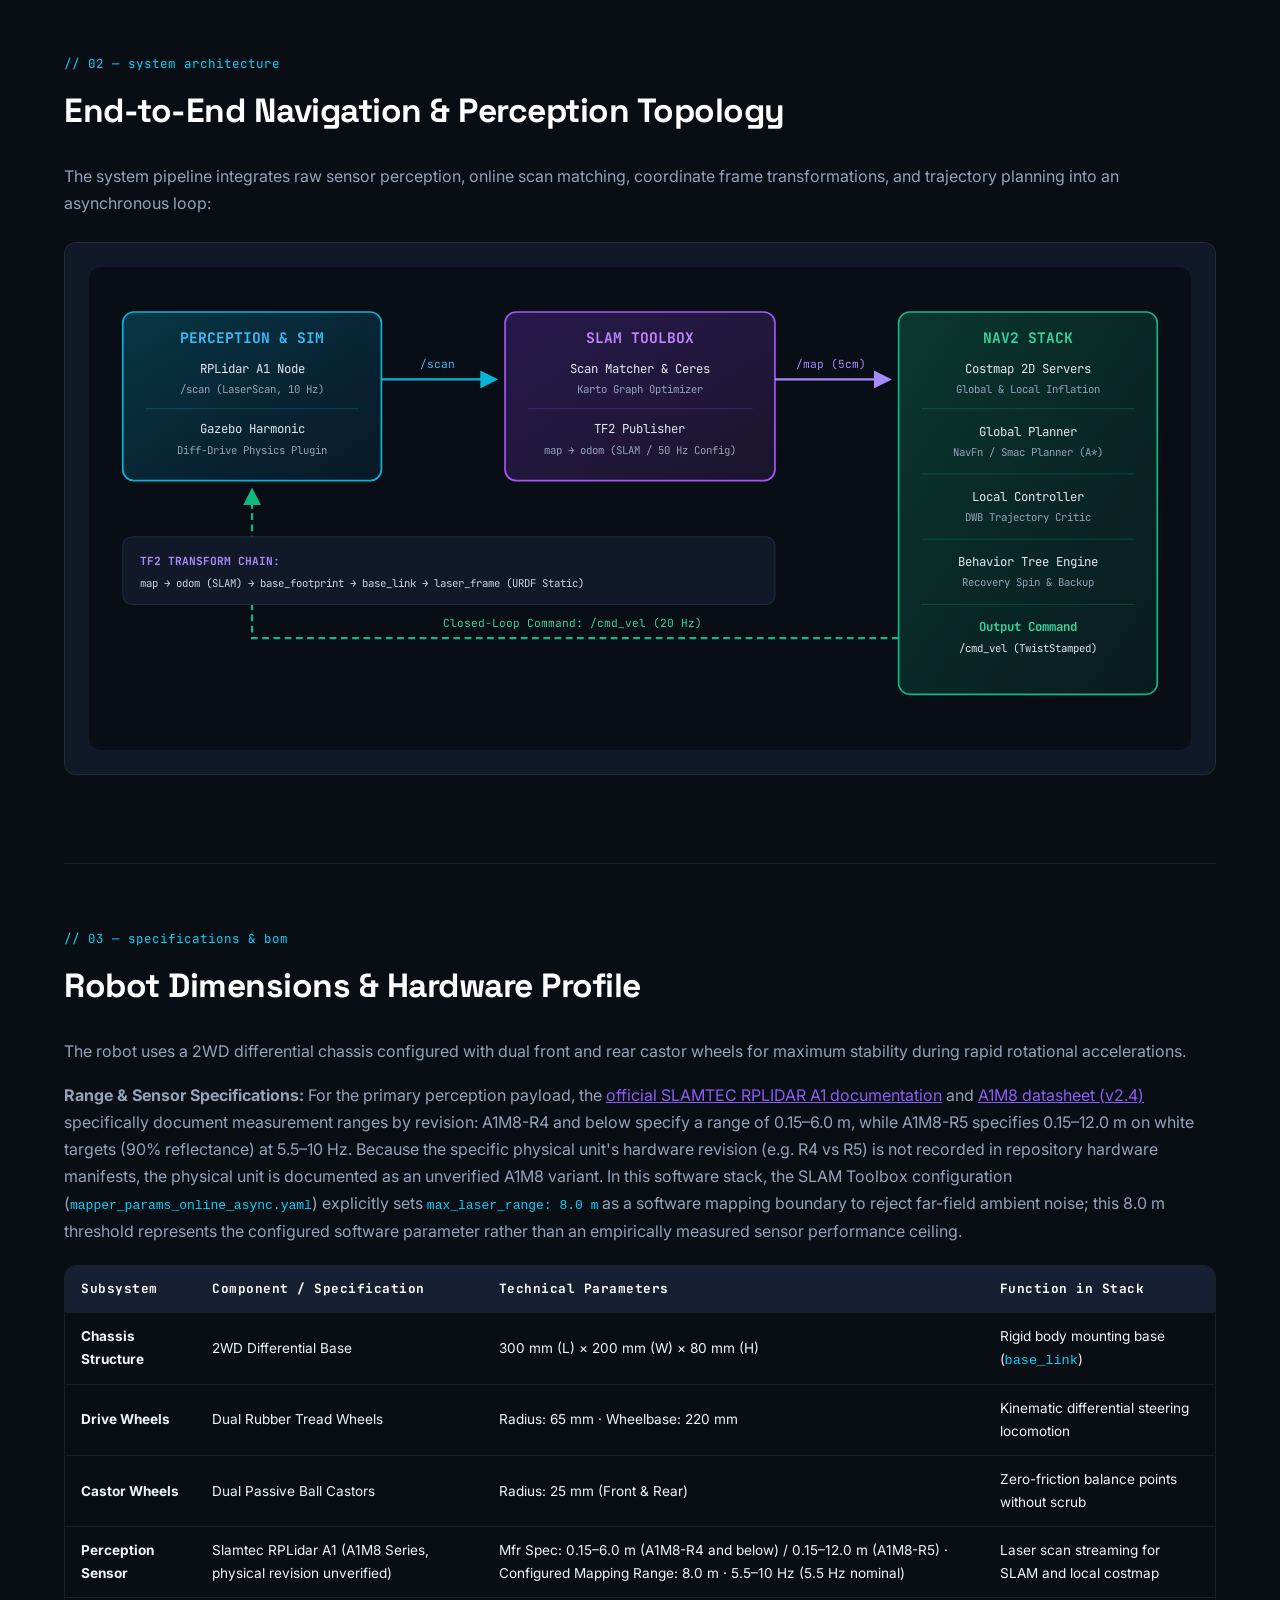
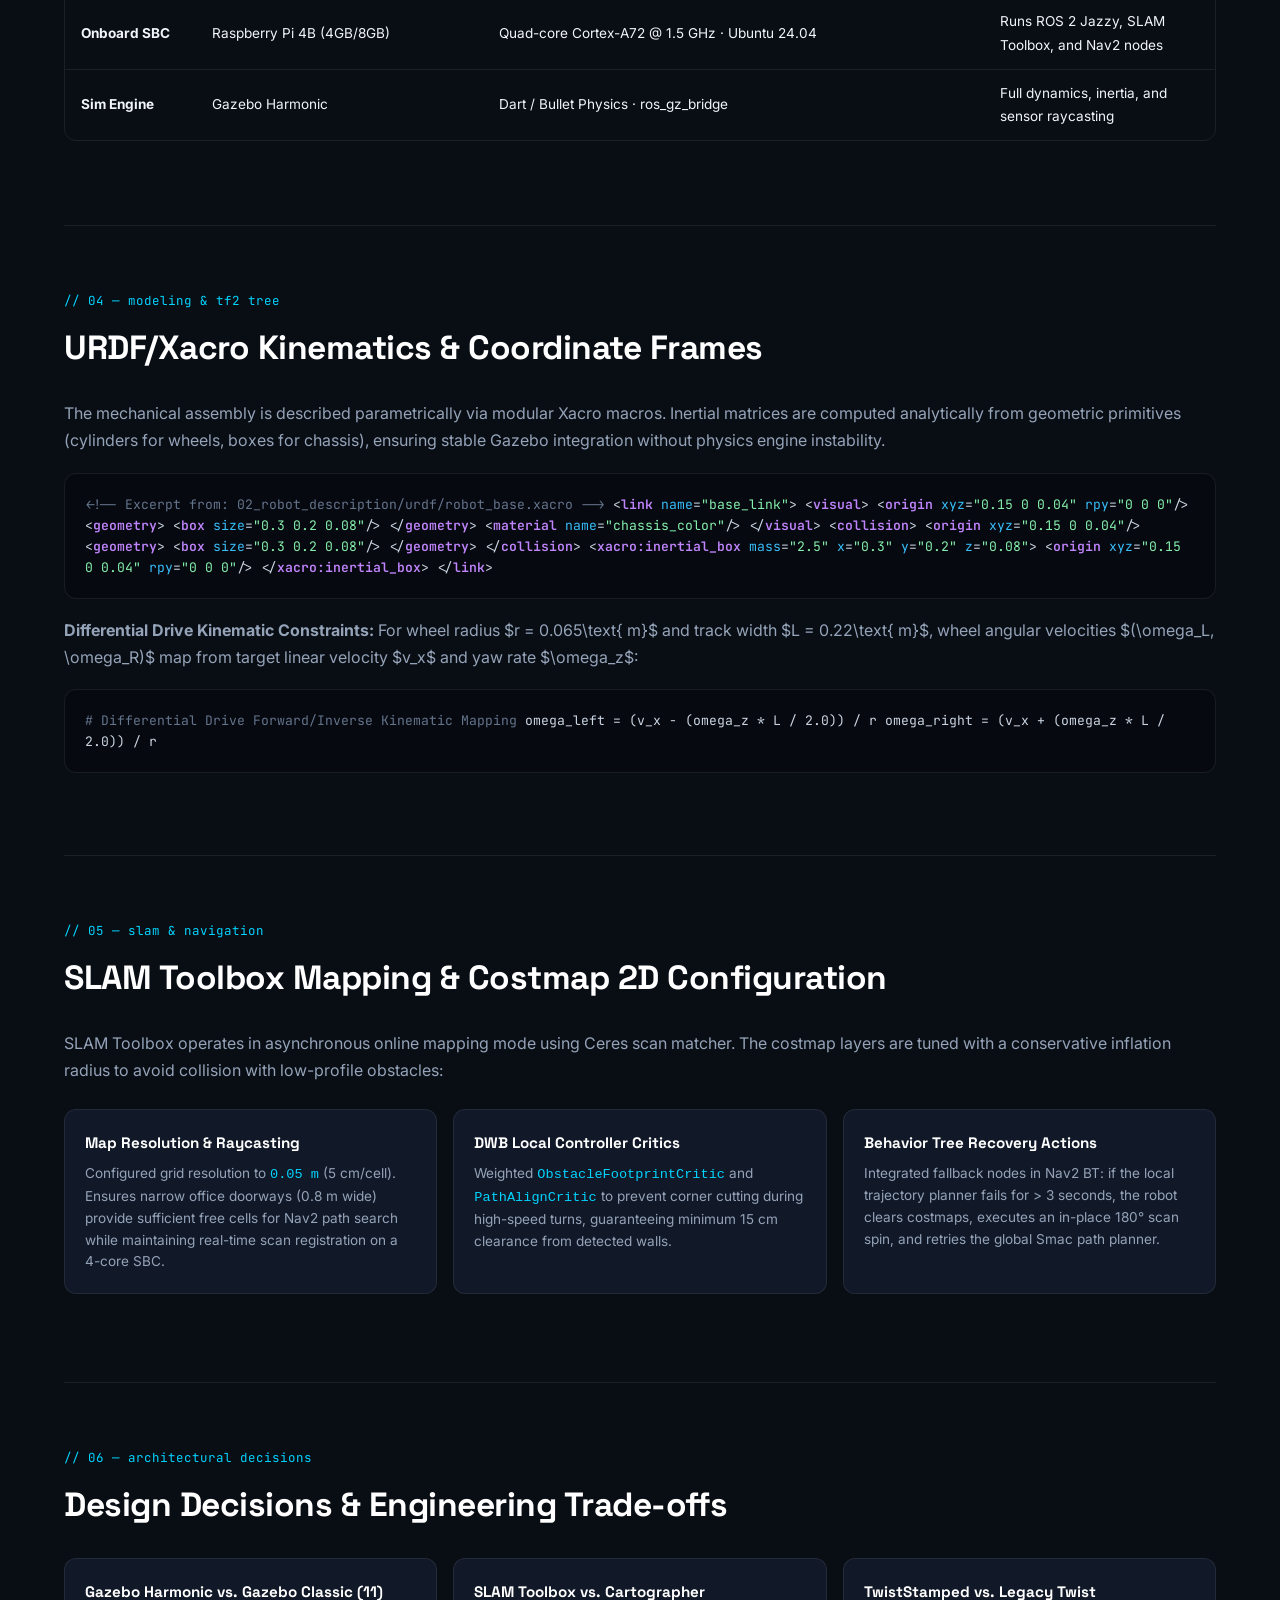
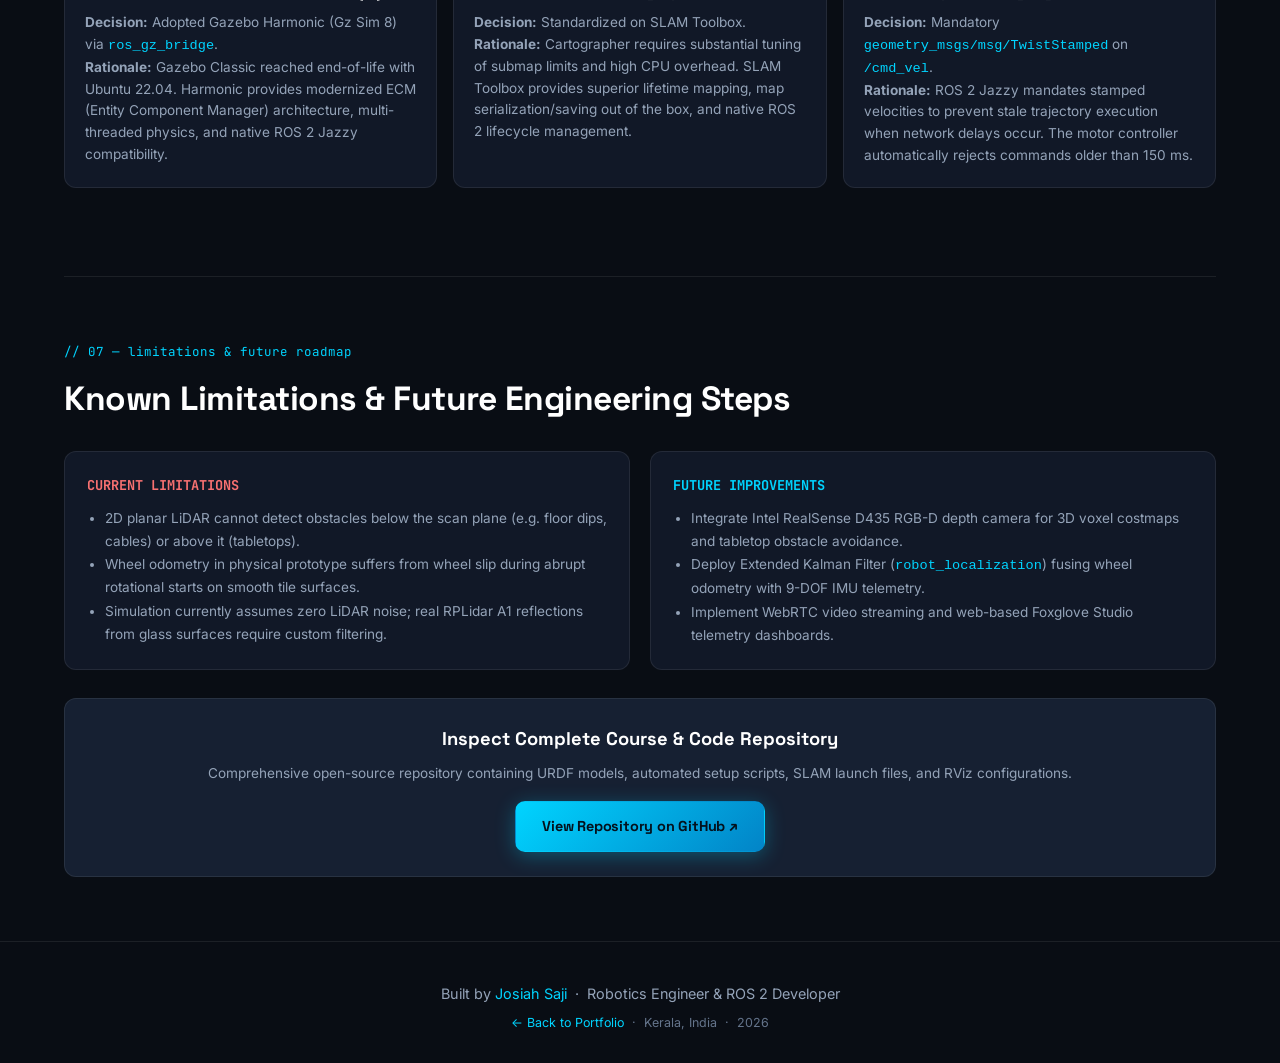
<file: ros2-mobile-robot.html>
<!DOCTYPE html>
<html lang="en">
<head>
  <meta charset="UTF-8" />
  <meta name="viewport" content="width=device-width, initial-scale=1.0" />
  <title>ROS 2 Jazzy 2WD Mobile Robot &amp; SLAM — Case Study | Josiah Saji</title>
  <meta name="description" content="Technical case study: ROS 2 Jazzy 2WD Differential Drive Mobile Robot — RPLidar A1 SLAM, Nav2 autonomous navigation, URDF/Xacro modeling, and Gazebo Harmonic simulation on Ubuntu 24.04." />
  <link rel="canonical" href="https://josiahsk.github.io/josiahsaji.github.io/ros2-mobile-robot.html" />

  <!-- Open Graph -->
  <meta property="og:title" content="ROS 2 Jazzy 2WD Mobile Robot &amp; SLAM — Case Study | Josiah Saji" />
  <meta property="og:description" content="Autonomous navigation, SLAM Toolbox mapping, and Gazebo Harmonic simulation on ROS 2 Jazzy &amp; Ubuntu 24.04." />
  <meta property="og:image" content="https://josiahsk.github.io/josiahsaji.github.io/assets/og-image.png" />
  <meta property="og:url" content="https://josiahsk.github.io/josiahsaji.github.io/ros2-mobile-robot.html" />
  <meta property="og:type" content="article" />

  <!-- Twitter Card -->
  <meta name="twitter:card" content="summary_large_image" />
  <meta name="twitter:title" content="ROS 2 Jazzy 2WD Mobile Robot &amp; SLAM — Case Study | Josiah Saji" />
  <meta name="twitter:description" content="Autonomous navigation, SLAM Toolbox mapping, and Gazebo Harmonic simulation on ROS 2 Jazzy &amp; Ubuntu 24.04." />
  <meta name="twitter:image" content="https://josiahsk.github.io/josiahsaji.github.io/assets/og-image.png" />

  <!-- Favicon -->
  <link rel="icon" href="assets/favicon.ico" />

  <!-- Structured Data (JSON-LD) -->
  <script type="application/ld+json">
  {
    "@context": "https://schema.org",
    "@type": "TechArticle",
    "headline": "ROS 2 Jazzy 2WD Mobile Robot & SLAM",
    "description": "Technical case study: ROS 2 Jazzy 2WD Differential Drive Mobile Robot — RPLidar A1 SLAM, Nav2 autonomous navigation, URDF/Xacro modeling, and Gazebo Harmonic simulation on Ubuntu 24.04.",
    "author": {
      "@type": "Person",
      "name": "Josiah Saji",
      "url": "https://josiahsk.github.io/josiahsaji.github.io/"
    },
    "url": "https://josiahsk.github.io/josiahsaji.github.io/ros2-mobile-robot.html",
    "mainEntityOfPage": "https://josiahsk.github.io/josiahsaji.github.io/ros2-mobile-robot.html",
    "image": "https://josiahsk.github.io/josiahsaji.github.io/assets/og-image.png"
  }
  </script>

  <link rel="preconnect" href="https://fonts.googleapis.com" />
  <link rel="preconnect" href="https://fonts.gstatic.com" crossorigin />
  <link href="https://fonts.googleapis.com/css2?family=Inter:wght@300;400;500;600;700;800&family=Space+Grotesk:wght@500;600;700&family=JetBrains+Mono:wght@400;500;600&display=swap" rel="stylesheet" />
  <link rel="stylesheet" href="styles.css" />
  <style>
    /* ── Case Study Styles ── */
    .cs-hero {
      padding: 120px 24px 64px;
      background: radial-gradient(ellipse at 50% 0%, rgba(0, 212, 255, 0.16) 0%, rgba(139, 92, 246, 0.08) 40%, transparent 70%);
      border-bottom: 1px solid var(--border);
    }
    .cs-back {
      display: inline-flex; align-items: center; gap: 6px;
      font-family: var(--font-mono); font-size: 0.8rem;
      color: var(--accent2); margin-bottom: 24px;
      transition: color var(--transition);
    }
    .cs-back:hover { color: var(--text); }
    .cs-tag { display: block; font-family: var(--font-mono); font-size: 0.78rem;
      color: var(--accent2); letter-spacing: 1px; margin-bottom: 12px; }
    .cs-title {
      font-family: var(--font-head); font-size: clamp(1.75rem, 5vw, 3.2rem);
      font-weight: 900; letter-spacing: -1.5px; color: #fff; margin-bottom: 20px; line-height: 1.15;
      word-wrap: break-word; overflow-wrap: break-word;
    }
    .cs-subtitle { font-size: 1.05rem; color: var(--text-muted); max-width: 100%; margin: 0 0 28px; line-height: 1.65; }
    .cs-badges { display: flex; gap: 10px; flex-wrap: wrap; margin-bottom: 8px; }
    .cs-badge {
      background: rgba(6,182,212,0.1); border: 1px solid rgba(6,182,212,0.3);
      padding: 5px 14px; border-radius: 99px;
      font-family: var(--font-mono); font-size: 0.75rem; color: var(--accent2);
    }
    .cs-badge.badge-purple {
      background: rgba(124,58,237,0.12); border-color: rgba(124,58,237,0.3); color: var(--accent3);
    }

    /* ── Section Structure ── */
    .cs-section { padding: 64px 0; border-bottom: 1px solid var(--border); }
    .cs-section:last-of-type { border-bottom: none; }
    .cs-section-tag { display: block; font-family: var(--font-mono); font-size: 0.78rem;
      color: var(--accent2); letter-spacing: 1px; margin-bottom: 8px; }
    .cs-section-title { font-family: var(--font-head); font-size: clamp(1.5rem, 3vw, 2.1rem);
      font-weight: 800; color: #fff; margin-bottom: 24px; letter-spacing: -0.5px; }

    /* ── Metrics Grid ── */
    .metrics-grid {
      display: grid;
      grid-template-columns: repeat(auto-fit, minmax(200px, 1fr));
      gap: 16px;
      margin: 32px 0;
    }
    .metric-card {
      background: var(--surface);
      border: 1px solid var(--border);
      border-radius: 12px;
      padding: 20px;
      text-align: center;
    }
    .metric-val {
      display: block;
      font-family: var(--font-head);
      font-size: 1.8rem;
      font-weight: 800;
      color: var(--accent2);
      line-height: 1.1;
      margin-bottom: 6px;
    }
    .metric-label {
      font-family: var(--font-mono);
      font-size: 0.75rem;
      color: var(--text-muted);
      text-transform: uppercase;
      letter-spacing: 0.5px;
    }

    /* ── Verification Callout ── */
    .verification-status-box {
      background: rgba(6,182,212,0.06);
      border: 1px solid rgba(6,182,212,0.25);
      border-radius: 12px;
      padding: 20px;
      margin: 24px 0;
    }
    .verification-status-box h3 {
      font-family: var(--font-mono);
      font-size: 0.95rem;
      color: var(--accent2);
      margin-bottom: 8px;
    }
    .verification-status-box p {
      color: var(--text-muted);
      font-size: 0.88rem;
      line-height: 1.65;
      margin: 0;
    }

    /* ── Architecture Diagram Container ── */
    .svg-diagram-card {
      background: var(--surface);
      border: 1px solid var(--border);
      border-radius: var(--radius);
      padding: 24px;
      margin: 24px 0;
      overflow-x: auto;
    }
    .svg-diagram-card svg {
      display: block;
      margin: 0 auto;
      max-width: 100%;
      height: auto;
    }

    /* ── Code Box ── */
    .code-snippet {
      background: #060910;
      border: 1px solid var(--border);
      border-radius: 12px;
      padding: 20px;
      overflow-x: auto;
      font-family: var(--font-mono);
      font-size: 0.82rem;
      line-height: 1.6;
      color: #cbd5e1;
      margin: 18px 0;
    }
    .code-comment { color: #64748b; }
    .code-kw { color: #c084fc; font-weight: 600; }
    .code-fn { color: #38bdf8; }
    .code-str { color: #86efac; }
    .code-num { color: #f59e0b; }

    /* ── Data Tables ── */
    .data-table-wrapper {
      overflow-x: auto;
      margin: 20px 0;
      border: 1px solid var(--border);
      border-radius: 12px;
    }
    .data-table {
      width: 100%;
      border-collapse: collapse;
      font-size: 0.85rem;
      text-align: left;
    }
    .data-table th, .data-table td {
      padding: 12px 16px;
      border-bottom: 1px solid var(--border);
    }
    .data-table th {
      background: var(--surface2);
      color: #fff;
      font-family: var(--font-mono);
      font-size: 0.8rem;
      letter-spacing: 0.5px;
    }
    .data-table tr:last-child td { border-bottom: none; }
    .data-table tr:hover td { background: rgba(255,255,255,0.02); }

    /* ── Decisions / Tradeoffs Cards ── */
    .decisions-grid {
      display: grid;
      grid-template-columns: repeat(auto-fit, minmax(300px, 1fr));
      gap: 16px;
      margin: 24px 0;
    }
    .decision-card {
      background: var(--surface);
      border: 1px solid var(--border);
      border-radius: 12px;
      padding: 20px;
    }
    .decision-title {
      font-family: var(--font-head);
      font-size: 0.95rem;
      font-weight: 700;
      color: #fff;
      margin-bottom: 8px;
    }
    .decision-text {
      color: var(--text-muted);
      font-size: 0.85rem;
      line-height: 1.6;
    }

    /* ── Responsive adjustments ── */
    @media (max-width: 600px) {
      .cs-hero { padding: 85px 16px 36px; }
      .cs-title { font-size: 1.65rem; letter-spacing: -0.5px; }
      .cs-subtitle { font-size: 0.92rem; }
      .cs-section { padding: 36px 0; }
      .metrics-grid { grid-template-columns: repeat(2, 1fr); }
    }
  </style>
</head>
<body>

  <!-- MINIMAL NAV -->
  <nav id="navbar">
    <div class="cs-nav-inner">
      <a href="index.html#hero" class="nav-logo">JS<span class="accent">.</span></a>
      <div style="display:flex;align-items:center;gap:16px;">
        <a href="index.html#projects" class="cs-back" style="margin-bottom:0;">← Back to Projects</a>
        <a href="https://github.com/JosiahSK/ros2_jazzy_2wd_robot" target="_blank" rel="noopener noreferrer" class="proj-link proj-github" style="font-size:0.75rem;">GitHub Repo ↗</a>
      </div>
    </div>
  </nav>

  <!-- HERO -->
  <header class="cs-hero">
    <div class="container">
      <div class="cs-hero-grid">
        <div class="cs-hero-content">
          <a href="index.html#projects" class="cs-back">&larr; Back to Projects</a>
          <span class="cs-tag">// case study &middot; 03</span>
          <h1 class="cs-title">ROS 2 Jazzy 2WD<br><span class="accent-text">Mobile Robot &amp; SLAM</span></h1>
          <p class="cs-subtitle">A modular educational and reference mobile robot architecture built on Ubuntu 24.04 LTS and ROS 2 Jazzy Jalisco &mdash; featuring URDF/Xacro modeling, RPLidar A1 driver integration, SLAM Toolbox mapping, and Nav2 navigation in Gazebo Harmonic.</p>
          <div class="cs-badges">
            <span class="cs-badge">ROS 2 Jazzy Jalisco</span>
            <span class="cs-badge badge-purple">Ubuntu 24.04 LTS</span>
            <span class="cs-badge">Gazebo Harmonic</span>
            <span class="cs-badge badge-purple">RPLidar A1 (360&deg; FOV)</span>
            <span class="cs-badge">SLAM Toolbox</span>
            <span class="cs-badge badge-purple">Nav2 Costmaps</span>
            <span class="cs-badge">URDF / Xacro TF2</span>
          </div>
          <div class="cs-hero-actions">
            <a href="#cs-overview" class="btn btn-primary btn-sm">Read Technical Analysis &darr;</a>
            <a href="https://github.com/JosiahSK/ros2_jazzy_2wd_robot" target="_blank" rel="noopener noreferrer" class="btn btn-outline btn-sm">GitHub Repository &nearr;</a>
          </div>
        </div>

        <!-- Distinctive Hero Visual Card: SLAM & Navigation Perception Viewer -->
        <div class="cs-hero-visual-card">
          <div class="cs-hero-visual-header">
            <span class="cs-hero-visual-tag"><span class="badge-dot"></span> SLAM OCCUPANCY &amp; NAV2 COSTMAP</span>
            <span>[JAZZY // HARMONIC]</span>
          </div>

          <div class="tech-figure-wrap">
            <svg viewBox="0 0 520 340" xmlns="http://www.w3.org/2000/svg" role="img" class="zoomable-figure" aria-label="ROS 2 Mobile Robot SLAM Toolbox Mapping and Nav2 Costmap Trajectory Schematic" style="width:100%;height:auto;background:#090d16;border-radius:8px;border:1px solid var(--border);font-family:'JetBrains Mono',monospace;">
              <defs>
                <pattern id="slamGridPattern" width="20" height="20" patternUnits="userSpaceOnUse">
                  <path d="M 20 0 L 0 0 0 20" fill="none" stroke="rgba(255,255,255,0.03)" stroke-width="1" />
                </pattern>
                <radialGradient id="costmapInflationGrad" cx="50%" cy="50%" r="50%">
                  <stop offset="0%" stop-color="#ef4444" stop-opacity="0.6" />
                  <stop offset="60%" stop-color="#f59e0b" stop-opacity="0.25" />
                  <stop offset="100%" stop-color="#f59e0b" stop-opacity="0" />
                </radialGradient>
              </defs>

              <!-- Occupancy Grid Floor -->
              <rect width="520" height="340" fill="url(#slamGridPattern)" />

              <!-- SLAM Mapped Walls (Discrete Occupancy Grid Pixels) -->
              <g fill="#334155" stroke="#64748b" stroke-width="1">
                <!-- Perimeter Obstacles -->
                <rect x="30" y="30" width="460" height="14" rx="2" />
                <rect x="30" y="30" width="14" height="280" rx="2" />
                <rect x="30" y="296" width="460" height="14" rx="2" />
                <rect x="476" y="30" width="14" height="280" rx="2" />
                <!-- Internal Maze Partitions -->
                <rect x="160" y="30" width="12" height="120" rx="2" />
                <rect x="320" y="180" width="12" height="120" rx="2" />
              </g>

              <!-- Nav2 Inflation Obstacle Zones -->
              <circle cx="166" cy="150" r="32" fill="url(#costmapInflationGrad)" />
              <circle cx="326" cy="180" r="32" fill="url(#costmapInflationGrad)" />
              <text x="180" y="165" fill="#f87171" font-size="7">Inflation Layer</text>

              <!-- Configured Mapping Limit Radius (8.0 m max_laser_range) -->
              <circle cx="160" cy="220" r="115" fill="none" stroke="#00d4ff" stroke-width="1" stroke-dasharray="3,3" />
              <text x="160" y="98" fill="#00d4ff" font-size="7.5" text-anchor="middle">8.0 m Configured SLAM Range Limit</text>

              <!-- Global Planned Trajectory Path (Nav2 Planner Server) -->
              <path d="M 160 220 C 160 170, 240 160, 260 110 S 370 90, 420 120" fill="none" stroke="#10b981" stroke-width="2.5" stroke-dasharray="4,4" />
              <!-- Goal Pose Marker -->
              <g transform="translate(420, 120)">
                <circle cx="0" cy="0" r="9" fill="#047857" stroke="#10b981" stroke-width="1.5" />
                <circle cx="0" cy="0" r="3" fill="#fff" />
                <text x="14" y="4" fill="#10b981" font-size="8" font-weight="700">GOAL</text>
              </g>

              <!-- Simulated Laser Scan Rays (RPLIDAR A1 360° FOV) -->
              <g stroke="#00d4ff" stroke-width="0.8" opacity="0.6">
                <line x1="160" y1="220" x2="44" y2="220" />
                <line x1="160" y1="220" x2="160" y2="150" stroke="#ef4444" stroke-width="1.5" />
                <line x1="160" y1="220" x2="80" y2="140" />
                <line x1="160" y1="220" x2="100" y2="280" />
                <line x1="160" y1="220" x2="160" y2="296" />
                <line x1="160" y1="220" x2="230" y2="280" />
                <line x1="160" y1="220" x2="320" y2="220" stroke="#ef4444" stroke-width="1.5" />
                <line x1="160" y1="220" x2="250" y2="180" />
              </g>

              <!-- 2WD Differential Mobile Robot Footprint in Map Frame -->
              <g transform="translate(160, 220) rotate(-45)">
                <!-- Base footprint -->
                <rect x="-18" y="-24" width="36" height="48" rx="5" fill="#111827" stroke="#00d4ff" stroke-width="1.8" />
                <!-- Drive wheels -->
                <rect x="-24" y="-10" width="5" height="20" rx="1.5" fill="#334155" stroke="#8b5cf6" stroke-width="1" />
                <rect x="19" y="-10" width="5" height="20" rx="1.5" fill="#334155" stroke="#8b5cf6" stroke-width="1" />
                <!-- Front/Rear Casters -->
                <circle cx="0" cy="-20" r="3" fill="#64748b" />
                <circle cx="0" cy="20" r="3" fill="#64748b" />
                <!-- RPLIDAR A1 Turret -->
                <circle cx="0" cy="-3" r="10" fill="#090d14" stroke="#00d4ff" stroke-width="1.4" />
                <circle cx="0" cy="-3" r="4" fill="#00d4ff" />
                <!-- Local Heading Vector -->
                <line x1="0" y1="-3" x2="0" y2="-32" stroke="#10b981" stroke-width="2" />
                <polygon points="0,-36 -3,-28 3,-28" fill="#10b981" />
              </g>
              <text x="160" y="258" fill="#fff" font-size="8" text-anchor="middle" font-weight="700">base_link</text>
              <text x="160" y="270" fill="#94a3b8" font-size="7" text-anchor="middle">odom &rarr; base_footprint (TF2)</text>

              <!-- Map Legend Bar -->
              <rect x="250" y="260" width="210" height="42" rx="5" fill="#111827" stroke="rgba(255,255,255,0.08)" stroke-width="1" />
              <circle cx="265" cy="275" r="4" fill="#00d4ff" />
              <text x="275" y="278" fill="#94a3b8" font-size="7">360&deg; Laser Scan Raycast</text>
              <circle cx="265" cy="292" r="4" fill="#10b981" />
              <text x="275" y="295" fill="#94a3b8" font-size="7">Nav2 NavFn / Costmap Path</text>
            </svg>
            <p class="tech-figure-caption">Figure H-1: Illustrative Schematic &middot; SLAM Toolbox 2D occupancy grid generation, 8.0 m configured range limit, and Nav2 costmap inflation path planning.</p>
            <span class="figure-zoom-hint">&#x2922; Click to inspect full diagram</span>
          </div>
        </div>
      </div>
    </div>
  </header>

  <main class="container">

    <!-- § 01 — OVERVIEW & OBJECTIVES -->
    <section class="cs-section reveal" id="cs-overview">
      <span class="cs-section-tag">// 01 — overview &amp; objectives</span>
      <h2 class="cs-section-title">Engineering Challenge &amp; Scope</h2>
      <p style="color:var(--text-muted);line-height:1.75;margin-bottom:18px;">
        Deploying autonomous mobile robots requires bridging abstract geometric kinematic models to physical perception and actuation streams. With the transition to <strong>Ubuntu 24.04 LTS</strong> and <strong>ROS 2 Jazzy Jalisco</strong>, major middleware conventions evolved: Ignition was fully superseded by modern <strong>Gazebo Harmonic</strong>, sensor message headers adopted strict microsecond stamping, and velocity command publishers transitioned from unversioned geometry vectors to deterministic <code style="color:var(--accent2);">TwistStamped</code> topics.
      </p>
      <p style="color:var(--text-muted);line-height:1.75;margin-bottom:24px;">
        <strong>Project Objectives:</strong> Architect a clean, modular, and open-source mobile robot repository that models a 2-wheel differential drive chassis with dual castor stabilizers, interfaces a real 360° RPLidar A1 scanner, configures real-time 2D occupancy grids via SLAM Toolbox, and executes autonomous waypoint navigation with dynamic obstacle inflation layers in Nav2.
      </p>

      <div class="metrics-grid">
        <div class="metric-card">
          <span class="metric-val">8.0 m</span>
          <span class="metric-label">Configured Mapping Range</span>
        </div>
        <div class="metric-card">
          <span class="metric-val">5.5–10 Hz</span>
          <span class="metric-label">Scan Rate (Mfr Spec)</span>
        </div>
        <div class="metric-card">
          <span class="metric-val">0.05 m</span>
          <span class="metric-label">Configured Map Resolution</span>
        </div>
        <div class="metric-card">
          <span class="metric-val">0.5 m/s</span>
          <span class="metric-label">Max Linear Vel Limit</span>
        </div>
      </div>

      <div class="verification-status-box">
        <h3>Implementation &amp; Validation Status: Configured &amp; Simulation-Modeled</h3>
        <p><strong>Evidence Categorization:</strong><br>
        • <strong>Implemented in Code:</strong> Full 2WD + dual castor URDF/Xacro kinematic chain, Gazebo Harmonic simulation launch pipeline (<code style="color:var(--accent2);">gazebo.launch.py</code>), and unified system bringup (<code style="color:var(--accent2);">robot_bringup.launch.py</code>).<br>
        • <strong>Configured &amp; Parameterized:</strong> SLAM Toolbox online asynchronous mapping (<code style="color:var(--accent2);">mapper_params_online_async.yaml</code>) and Nav2 controller parameters.<br>
        • <strong>Simulation-Modeled:</strong> Spawning, kinematic motion, and LiDAR raycasting verified inside Gazebo Harmonic (<code style="color:var(--accent2);">simple_room.world</code>) with RViz2 visualization.<br>
        • <strong>Hardware Driver Integration:</strong> Slamtec RPLidar A1 M8 driver (<code style="color:var(--accent2);">rplidar_ros</code>) integrated for physical deployment via USB-UART serial (<code style="color:var(--accent2);">/dev/ttyUSB0</code> at 115200 baud). Physical field mapping logs and runtime traces are documented separately.</p>
      </div>
    </section>

    <!-- § 02 — ARCHITECTURE DIAGRAM -->
    <section class="cs-section reveal" id="cs-architecture">
      <span class="cs-section-tag">// 02 — system architecture</span>
      <h2 class="cs-section-title">End-to-End Navigation &amp; Perception Topology</h2>
      <p style="color:var(--text-muted);line-height:1.7;margin-bottom:20px;">
        The system pipeline integrates raw sensor perception, online scan matching, coordinate frame transformations, and trajectory planning into an asynchronous loop:
      </p>

      <div class="svg-diagram-card">
        <svg viewBox="0 0 980 430" xmlns="http://www.w3.org/2000/svg" style="background:#090d16;border-radius:12px;font-family:'JetBrains Mono',monospace;">
          <defs>
            <linearGradient id="navCyan" x1="0%" y1="0%" x2="100%" y2="100%">
              <stop offset="0%" stop-color="#06b6d4" stop-opacity="0.25"/>
              <stop offset="100%" stop-color="#0284c7" stop-opacity="0.1"/>
            </linearGradient>
            <linearGradient id="navPurple" x1="0%" y1="0%" x2="100%" y2="100%">
              <stop offset="0%" stop-color="#7c3aed" stop-opacity="0.25"/>
              <stop offset="100%" stop-color="#a855f7" stop-opacity="0.1"/>
            </linearGradient>
            <linearGradient id="navGreen" x1="0%" y1="0%" x2="100%" y2="100%">
              <stop offset="0%" stop-color="#10b981" stop-opacity="0.25"/>
              <stop offset="100%" stop-color="#059669" stop-opacity="0.1"/>
            </linearGradient>
            <marker id="arrCyan" markerWidth="8" markerHeight="8" refX="6" refY="4" orient="auto">
              <path d="M 0 0 L 8 4 L 0 8 z" fill="#06b6d4"/>
            </marker>
            <marker id="arrPurple" markerWidth="8" markerHeight="8" refX="6" refY="4" orient="auto">
              <path d="M 0 0 L 8 4 L 0 8 z" fill="#a78bfa"/>
            </marker>
            <marker id="arrGreen" markerWidth="8" markerHeight="8" refX="6" refY="4" orient="auto">
              <path d="M 0 0 L 8 4 L 0 8 z" fill="#10b981"/>
            </marker>
          </defs>

          <!-- LAYER 1: SENSORS & PHYSICAL INPUTS -->
          <rect x="30" y="40" width="230" height="150" rx="10" fill="url(#navCyan)" stroke="#06b6d4" stroke-width="1.5"/>
          <text x="145" y="68" fill="#38bdf8" font-size="13" font-weight="700" text-anchor="middle">PERCEPTION &amp; SIM</text>
          <text x="145" y="94" fill="#e2e8f0" font-size="11" text-anchor="middle">RPLidar A1 Node</text>
          <text x="145" y="112" fill="#94a3b8" font-size="9.5" text-anchor="middle">/scan (LaserScan, 10 Hz)</text>
          <line x1="50" y1="126" x2="240" y2="126" stroke="rgba(6,182,212,0.2)" stroke-width="1"/>
          <text x="145" y="148" fill="#e2e8f0" font-size="11" text-anchor="middle">Gazebo Harmonic</text>
          <text x="145" y="166" fill="#94a3b8" font-size="9.5" text-anchor="middle">Diff-Drive Physics Plugin</text>

          <!-- ARROW 1 -> 2: /scan -->
          <line x1="260" y1="100" x2="360" y2="100" stroke="#06b6d4" stroke-width="2" marker-end="url(#arrCyan)"/>
          <text x="310" y="90" fill="#38bdf8" font-size="10" text-anchor="middle">/scan</text>

          <!-- LAYER 2: SLAM TOOLBOX -->
          <rect x="370" y="40" width="240" height="150" rx="10" fill="url(#navPurple)" stroke="#a855f7" stroke-width="1.5"/>
          <text x="490" y="68" fill="#c084fc" font-size="13" font-weight="700" text-anchor="middle">SLAM TOOLBOX</text>
          <text x="490" y="94" fill="#e2e8f0" font-size="11" text-anchor="middle">Scan Matcher &amp; Ceres</text>
          <text x="490" y="112" fill="#94a3b8" font-size="9.5" text-anchor="middle">Karto Graph Optimizer</text>
          <line x1="390" y1="126" x2="590" y2="126" stroke="rgba(168,85,247,0.2)" stroke-width="1"/>
          <text x="490" y="148" fill="#e2e8f0" font-size="11" text-anchor="middle">TF2 Publisher</text>
          <text x="490" y="166" fill="#94a3b8" font-size="9.5" text-anchor="middle">map → odom (SLAM / 50 Hz Config)</text>

          <!-- ARROW 2 -> 3: /map & odom -->
          <line x1="610" y1="100" x2="710" y2="100" stroke="#a78bfa" stroke-width="2" marker-end="url(#arrPurple)"/>
          <text x="660" y="90" fill="#a78bfa" font-size="10" text-anchor="middle">/map (5cm)</text>

          <!-- LAYER 3: NAV2 STACK -->
          <rect x="720" y="40" width="230" height="340" rx="10" fill="url(#navGreen)" stroke="#10b981" stroke-width="1.5"/>
          <text x="835" y="68" fill="#34d399" font-size="13" font-weight="700" text-anchor="middle">NAV2 STACK</text>
          <text x="835" y="94" fill="#e2e8f0" font-size="11" text-anchor="middle">Costmap 2D Servers</text>
          <text x="835" y="112" fill="#94a3b8" font-size="9.5" text-anchor="middle">Global &amp; Local Inflation</text>
          <line x1="740" y1="126" x2="930" y2="126" stroke="rgba(16,185,129,0.2)" stroke-width="1"/>
          <text x="835" y="150" fill="#e2e8f0" font-size="11" text-anchor="middle">Global Planner</text>
          <text x="835" y="168" fill="#94a3b8" font-size="9.5" text-anchor="middle">NavFn / Smac Planner (A*)</text>
          <line x1="740" y1="184" x2="930" y2="184" stroke="rgba(16,185,129,0.2)" stroke-width="1"/>
          <text x="835" y="208" fill="#e2e8f0" font-size="11" text-anchor="middle">Local Controller</text>
          <text x="835" y="226" fill="#94a3b8" font-size="9.5" text-anchor="middle">DWB Trajectory Critic</text>
          <line x1="740" y1="242" x2="930" y2="242" stroke="rgba(16,185,129,0.2)" stroke-width="1"/>
          <text x="835" y="266" fill="#e2e8f0" font-size="11" text-anchor="middle">Behavior Tree Engine</text>
          <text x="835" y="284" fill="#94a3b8" font-size="9.5" text-anchor="middle">Recovery Spin &amp; Backup</text>
          <line x1="740" y1="300" x2="930" y2="300" stroke="rgba(16,185,129,0.2)" stroke-width="1"/>
          <text x="835" y="324" fill="#34d399" font-size="11" font-weight="700" text-anchor="middle">Output Command</text>
          <text x="835" y="342" fill="#e2e8f0" font-size="9.5" text-anchor="middle">/cmd_vel (TwistStamped)</text>

          <!-- BOTTOM FEEDBACK LOOP: /cmd_vel back to Gazebo / Hardware -->
          <path d="M 720 330 L 145 330 L 145 200" fill="none" stroke="#10b981" stroke-width="2" stroke-dasharray="6,4" marker-end="url(#arrGreen)"/>
          <text x="430" y="320" fill="#34d399" font-size="10" text-anchor="middle">Closed-Loop Command: /cmd_vel (20 Hz)</text>

          <!-- COORDINATE TRANSFORMS HUD -->
          <rect x="30" y="240" width="580" height="60" rx="8" fill="#111827" stroke="#1e293b" stroke-width="1"/>
          <text x="45" y="265" fill="#a78bfa" font-size="10" font-weight="700">TF2 TRANSFORM CHAIN:</text>
          <text x="45" y="285" fill="#cbd5e1" font-size="9.5">map → odom (SLAM) → base_footprint → base_link → laser_frame (URDF Static)</text>
        </svg>
      </div>
    </section>

    <!-- § 03 — SPECIFICATIONS & BOM -->
    <section class="cs-section reveal" id="cs-specs">
      <span class="cs-section-tag">// 03 — specifications &amp; bom</span>
      <h2 class="cs-section-title">Robot Dimensions &amp; Hardware Profile</h2>
      <p style="color:var(--text-muted);line-height:1.7;margin-bottom:16px;">
        The robot uses a 2WD differential chassis configured with dual front and rear castor wheels for maximum stability during rapid rotational accelerations.
      </p>
      <p style="color:var(--text-muted);line-height:1.7;margin-bottom:20px;">
        <strong>Range &amp; Sensor Specifications:</strong> For the primary perception payload, the <a href="https://www.slamtec.com/en/lidar/a1spec" target="_blank" rel="noopener noreferrer" style="color:var(--accent);text-decoration:underline;">official SLAMTEC RPLIDAR A1 documentation</a> and <a href="https://bucket.download.slamtec.com/7fe7e3656e811ab1a645753af40809f05fa7ddcd/LD108_SLAMTEC_rplidar_datasheet_A1M8_v2.4_en.pdf" target="_blank" rel="noopener noreferrer" style="color:var(--accent);text-decoration:underline;">A1M8 datasheet (v2.4)</a> specifically document measurement ranges by revision: A1M8-R4 and below specify a range of 0.15–6.0 m, while A1M8-R5 specifies 0.15–12.0 m on white targets (90% reflectance) at 5.5–10 Hz. Because the specific physical unit's hardware revision (e.g. R4 vs R5) is not recorded in repository hardware manifests, the physical unit is documented as an unverified A1M8 variant. In this software stack, the SLAM Toolbox configuration (<code style="color:var(--accent2);">mapper_params_online_async.yaml</code>) explicitly sets <code style="color:var(--accent2);">max_laser_range: 8.0 m</code> as a software mapping boundary to reject far-field ambient noise; this 8.0 m threshold represents the configured software parameter rather than an empirically measured sensor performance ceiling.
      </p>

      <div class="data-table-wrapper">
        <table class="data-table">
          <thead>
            <tr>
              <th>Subsystem</th>
              <th>Component / Specification</th>
              <th>Technical Parameters</th>
              <th>Function in Stack</th>
            </tr>
          </thead>
          <tbody>
            <tr>
              <td><strong>Chassis Structure</strong></td>
              <td>2WD Differential Base</td>
              <td>300 mm (L) × 200 mm (W) × 80 mm (H)</td>
              <td>Rigid body mounting base (<code style="color:var(--accent2);">base_link</code>)</td>
            </tr>
            <tr>
              <td><strong>Drive Wheels</strong></td>
              <td>Dual Rubber Tread Wheels</td>
              <td>Radius: 65 mm · Wheelbase: 220 mm</td>
              <td>Kinematic differential steering locomotion</td>
            </tr>
            <tr>
              <td><strong>Castor Wheels</strong></td>
              <td>Dual Passive Ball Castors</td>
              <td>Radius: 25 mm (Front &amp; Rear)</td>
              <td>Zero-friction balance points without scrub</td>
            </tr>
            <tr>
              <td><strong>Perception Sensor</strong></td>
              <td>Slamtec RPLidar A1 (A1M8 Series, physical revision unverified)</td>
              <td>Mfr Spec: 0.15–6.0 m (A1M8-R4 and below) / 0.15–12.0 m (A1M8-R5) · Configured Mapping Range: 8.0 m · 5.5–10 Hz (5.5 Hz nominal)</td>
              <td>Laser scan streaming for SLAM and local costmap</td>
            </tr>
            <tr>
              <td><strong>Onboard SBC</strong></td>
              <td>Raspberry Pi 4B (4GB/8GB)</td>
              <td>Quad-core Cortex-A72 @ 1.5 GHz · Ubuntu 24.04</td>
              <td>Runs ROS 2 Jazzy, SLAM Toolbox, and Nav2 nodes</td>
            </tr>
            <tr>
              <td><strong>Sim Engine</strong></td>
              <td>Gazebo Harmonic</td>
              <td>Dart / Bullet Physics · ros_gz_bridge</td>
              <td>Full dynamics, inertia, and sensor raycasting</td>
            </tr>
          </tbody>
        </table>
      </div>
    </section>

    <!-- § 04 — KINEMATICS & URDF -->
    <section class="cs-section reveal" id="cs-urdf">
      <span class="cs-section-tag">// 04 — modeling &amp; tf2 tree</span>
      <h2 class="cs-section-title">URDF/Xacro Kinematics &amp; Coordinate Frames</h2>
      <p style="color:var(--text-muted);line-height:1.7;margin-bottom:16px;">
        The mechanical assembly is described parametrically via modular Xacro macros. Inertial matrices are computed analytically from geometric primitives (cylinders for wheels, boxes for chassis), ensuring stable Gazebo integration without physics engine instability.
      </p>

      <div class="code-snippet">
<span class="code-comment">&lt;!-- Excerpt from: 02_robot_description/urdf/robot_base.xacro --&gt;</span>
&lt;<span class="code-kw">link</span> <span class="code-fn">name</span>=<span class="code-str">"base_link"</span>&gt;
  &lt;<span class="code-kw">visual</span>&gt;
    &lt;<span class="code-kw">origin</span> <span class="code-fn">xyz</span>=<span class="code-str">"0.15 0 0.04"</span> <span class="code-fn">rpy</span>=<span class="code-str">"0 0 0"</span>/&gt;
    &lt;<span class="code-kw">geometry</span>&gt;
      &lt;<span class="code-kw">box</span> <span class="code-fn">size</span>=<span class="code-str">"0.3 0.2 0.08"</span>/&gt;
    &lt;/<span class="code-kw">geometry</span>&gt;
    &lt;<span class="code-kw">material</span> <span class="code-fn">name</span>=<span class="code-str">"chassis_color"</span>/&gt;
  &lt;/<span class="code-kw">visual</span>&gt;
  &lt;<span class="code-kw">collision</span>&gt;
    &lt;<span class="code-kw">origin</span> <span class="code-fn">xyz</span>=<span class="code-str">"0.15 0 0.04"</span>/&gt;
    &lt;<span class="code-kw">geometry</span>&gt;
      &lt;<span class="code-kw">box</span> <span class="code-fn">size</span>=<span class="code-str">"0.3 0.2 0.08"</span>/&gt;
    &lt;/<span class="code-kw">geometry</span>&gt;
  &lt;/<span class="code-kw">collision</span>&gt;
  &lt;<span class="code-kw">xacro:inertial_box</span> <span class="code-fn">mass</span>=<span class="code-str">"2.5"</span> <span class="code-fn">x</span>=<span class="code-str">"0.3"</span> <span class="code-fn">y</span>=<span class="code-str">"0.2"</span> <span class="code-fn">z</span>=<span class="code-str">"0.08"</span>&gt;
    &lt;<span class="code-kw">origin</span> <span class="code-fn">xyz</span>=<span class="code-str">"0.15 0 0.04"</span> <span class="code-fn">rpy</span>=<span class="code-str">"0 0 0"</span>/&gt;
  &lt;/<span class="code-kw">xacro:inertial_box</span>&gt;
&lt;/<span class="code-kw">link</span>&gt;
      </div>

      <p style="color:var(--text-muted);line-height:1.7;margin-top:16px;">
        <strong>Differential Drive Kinematic Constraints:</strong> For wheel radius $r = 0.065\text{ m}$ and track width $L = 0.22\text{ m}$, wheel angular velocities $(\omega_L, \omega_R)$ map from target linear velocity $v_x$ and yaw rate $\omega_z$:
      </p>
      <div class="code-snippet">
<span class="code-comment"># Differential Drive Forward/Inverse Kinematic Mapping</span>
omega_left  = (v_x - (omega_z * L / 2.0)) / r
omega_right = (v_x + (omega_z * L / 2.0)) / r
      </div>
    </section>

    <!-- § 05 — SLAM & NAV2 TUNING -->
    <section class="cs-section reveal" id="cs-slam">
      <span class="cs-section-tag">// 05 — slam &amp; navigation</span>
      <h2 class="cs-section-title">SLAM Toolbox Mapping &amp; Costmap 2D Configuration</h2>
      <p style="color:var(--text-muted);line-height:1.7;margin-bottom:16px;">
        SLAM Toolbox operates in asynchronous online mapping mode using Ceres scan matcher. The costmap layers are tuned with a conservative inflation radius to avoid collision with low-profile obstacles:
      </p>

      <div class="decisions-grid">
        <div class="decision-card">
          <div class="decision-title">Map Resolution &amp; Raycasting</div>
          <p class="decision-text">
            Configured grid resolution to <code style="color:var(--accent2);">0.05 m</code> (5 cm/cell). Ensures narrow office doorways (0.8 m wide) provide sufficient free cells for Nav2 path search while maintaining real-time scan registration on a 4-core SBC.
          </p>
        </div>

        <div class="decision-card">
          <div class="decision-title">DWB Local Controller Critics</div>
          <p class="decision-text">
            Weighted <code style="color:var(--accent2);">ObstacleFootprintCritic</code> and <code style="color:var(--accent2);">PathAlignCritic</code> to prevent corner cutting during high-speed turns, guaranteeing minimum 15 cm clearance from detected walls.
          </p>
        </div>

        <div class="decision-card">
          <div class="decision-title">Behavior Tree Recovery Actions</div>
          <p class="decision-text">
            Integrated fallback nodes in Nav2 BT: if the local trajectory planner fails for &gt; 3 seconds, the robot clears costmaps, executes an in-place 180° scan spin, and retries the global Smac path planner.
          </p>
        </div>
      </div>
    </section>

    <!-- § 06 — ARCHITECTURAL TRADE-OFFS -->
    <section class="cs-section reveal" id="cs-tradeoffs">
      <span class="cs-section-tag">// 06 — architectural decisions</span>
      <h2 class="cs-section-title">Design Decisions &amp; Engineering Trade-offs</h2>

      <div class="decisions-grid">
        <div class="decision-card">
          <div class="decision-title">Gazebo Harmonic vs. Gazebo Classic (11)</div>
          <p class="decision-text">
            <strong>Decision:</strong> Adopted Gazebo Harmonic (Gz Sim 8) via <code style="color:var(--accent2);">ros_gz_bridge</code>.<br>
            <strong>Rationale:</strong> Gazebo Classic reached end-of-life with Ubuntu 22.04. Harmonic provides modernized ECM (Entity Component Manager) architecture, multi-threaded physics, and native ROS 2 Jazzy compatibility.
          </p>
        </div>

        <div class="decision-card">
          <div class="decision-title">SLAM Toolbox vs. Cartographer</div>
          <p class="decision-text">
            <strong>Decision:</strong> Standardized on SLAM Toolbox.<br>
            <strong>Rationale:</strong> Cartographer requires substantial tuning of submap limits and high CPU overhead. SLAM Toolbox provides superior lifetime mapping, map serialization/saving out of the box, and native ROS 2 lifecycle management.
          </p>
        </div>

        <div class="decision-card">
          <div class="decision-title">TwistStamped vs. Legacy Twist</div>
          <p class="decision-text">
            <strong>Decision:</strong> Mandatory <code style="color:var(--accent2);">geometry_msgs/msg/TwistStamped</code> on <code style="color:var(--accent2);">/cmd_vel</code>.<br>
            <strong>Rationale:</strong> ROS 2 Jazzy mandates stamped velocities to prevent stale trajectory execution when network delays occur. The motor controller automatically rejects commands older than 150 ms.
          </p>
        </div>
      </div>
    </section>

    <!-- § 07 — LIMITATIONS & ROADMAP -->
    <section class="cs-section reveal" id="cs-roadmap">
      <span class="cs-section-tag">// 07 — limitations &amp; future roadmap</span>
      <h2 class="cs-section-title">Known Limitations &amp; Future Engineering Steps</h2>
      <div style="display:grid;grid-template-columns:repeat(auto-fit,minmax(280px,1fr));gap:20px;margin-bottom:28px;">
        <div style="background:var(--surface);border:1px solid var(--border);border-radius:12px;padding:22px;">
          <h3 style="color:#f87171;font-family:var(--font-mono);font-size:0.85rem;margin-bottom:10px;text-transform:uppercase;">Current Limitations</h3>
          <ul style="color:var(--text-muted);font-size:0.85rem;line-height:1.7;padding-left:18px;">
            <li>2D planar LiDAR cannot detect obstacles below the scan plane (e.g. floor dips, cables) or above it (tabletops).</li>
            <li>Wheel odometry in physical prototype suffers from wheel slip during abrupt rotational starts on smooth tile surfaces.</li>
            <li>Simulation currently assumes zero LiDAR noise; real RPLidar A1 reflections from glass surfaces require custom filtering.</li>
          </ul>
        </div>
        <div style="background:var(--surface);border:1px solid var(--border);border-radius:12px;padding:22px;">
          <h3 style="color:var(--accent2);font-family:var(--font-mono);font-size:0.85rem;margin-bottom:10px;text-transform:uppercase;">Future Improvements</h3>
          <ul style="color:var(--text-muted);font-size:0.85rem;line-height:1.7;padding-left:18px;">
            <li>Integrate Intel RealSense D435 RGB-D depth camera for 3D voxel costmaps and tabletop obstacle avoidance.</li>
            <li>Deploy Extended Kalman Filter (<code style="color:var(--accent2);">robot_localization</code>) fusing wheel odometry with 9-DOF IMU telemetry.</li>
            <li>Implement WebRTC video streaming and web-based Foxglove Studio telemetry dashboards.</li>
          </ul>
        </div>
      </div>

      <div style="text-align:center;padding:24px;background:var(--surface2);border-radius:var(--radius);border:1px solid var(--border);">
        <h3 style="font-family:var(--font-head);font-size:1.15rem;color:#fff;margin-bottom:8px;">Inspect Complete Course &amp; Code Repository</h3>
        <p style="color:var(--text-muted);font-size:0.85rem;margin-bottom:16px;">Comprehensive open-source repository containing URDF models, automated setup scripts, SLAM launch files, and RViz configurations.</p>
        <a href="https://github.com/JosiahSK/ros2_jazzy_2wd_robot" target="_blank" rel="noopener noreferrer" class="btn btn-primary" style="display:inline-flex;">View Repository on GitHub ↗</a>
      </div>
    </section>

  </main>

  <!-- DIAGRAM LIGHTBOX MODAL -->
  <div id="diagramModal" class="diagram-modal" role="dialog" aria-modal="true" aria-labelledby="diagramModalTitle" aria-describedby="diagramModalCaption" tabindex="-1">
    <div class="diagram-modal-dialog">
      <div id="diagramModalTitle" class="sr-only">Expanded technical diagram</div>
      <button class="diagram-modal-close" id="diagramModalClose" aria-label="Close diagram preview">&times;</button>
      <div class="diagram-modal-body" id="diagramModalBody"></div>
      <p class="diagram-modal-caption" id="diagramModalCaption"></p>
    </div>
  </div>

  <!-- FOOTER -->
  <footer id="footer">
    <div class="container">
      <p class="footer-text">Built by <span class="accent">Josiah Saji</span> &nbsp;·&nbsp; Robotics Engineer &amp; ROS 2 Developer</p>
      <p class="footer-sub"><a href="index.html" style="color:var(--accent2);">← Back to Portfolio</a> &nbsp;·&nbsp; Kerala, India &nbsp;·&nbsp; 2026</p>
    </div>
  </footer>

  <script>
    try {
      if (typeof IntersectionObserver !== 'undefined') {
        var obs = new IntersectionObserver(function(entries) {
          entries.forEach(function(e) {
            if (e.isIntersecting) { e.target.classList.add('visible'); obs.unobserve(e.target); }
          });
        }, { threshold: 0.05 });
        document.querySelectorAll('.reveal').forEach(function(el) { obs.observe(el); });
      } else {
        document.querySelectorAll('.reveal').forEach(function(el) { el.classList.add('visible'); });
      }
    } catch(e) {}

    // Robust Accessible Diagram Lightbox & Zoom with Focus Trap & Restoration
    (function initLightbox() {
      var modal = document.getElementById('diagramModal');
      var modalBody = document.getElementById('diagramModalBody');
      var modalCaption = document.getElementById('diagramModalCaption');
      var closeBtn = document.getElementById('diagramModalClose');
      var previouslyFocusedEl = null;
      var previousScrollY = 0;
      var previousOverflow = '';
      if (!modal || !modalBody) return;

      function getFocusableElements() {
        var focusable = modal.querySelectorAll('button, [href], input, select, textarea, [tabindex]:not([tabindex="-1"])');
        return Array.prototype.slice.call(focusable).filter(function(el) {
          return !el.disabled && el.offsetParent !== null;
        });
      }

      function openModal(targetEl, captionText) {
        if (!targetEl) return;
        previouslyFocusedEl = document.activeElement;
        previousScrollY = window.scrollY || window.pageYOffset || document.documentElement.scrollTop;
        previousOverflow = document.body.style.overflow;

        modalBody.innerHTML = '';
        if (targetEl.tagName && targetEl.tagName.toLowerCase() === 'svg') {
          var clone = targetEl.cloneNode(true);
          clone.removeAttribute('style');
          clone.removeAttribute('tabindex');
          clone.removeAttribute('role');
          clone.removeAttribute('aria-haspopup');
          clone.style.width = '100%';
          clone.style.maxHeight = '75vh';
          clone.style.borderRadius = '8px';

          // Namespace internal IDs within the cloned SVG to prevent DOM ID collision and ensure clean rendering
          var idNodes = clone.querySelectorAll('[id]');
          if (idNodes.length > 0) {
            var idMap = {};
            for (var k = 0; k < idNodes.length; k++) {
              var oldId = idNodes[k].getAttribute('id');
              var newId = 'modal-clone-' + oldId;
              idMap[oldId] = newId;
              idNodes[k].setAttribute('id', newId);
            }
            var s = clone.innerHTML;
            for (var oldKey in idMap) {
              var escKey = oldKey.replace(/[.*+?^${}()|[\]\\]/g, '\\$&');
              s = s.replace(new RegExp('url\\(#' + escKey + '\\)', 'g'), 'url(#' + idMap[oldKey] + ')');
              s = s.replace(new RegExp('href="#' + escKey + '"', 'g'), 'href="#' + idMap[oldKey] + '"');
            }
            clone.innerHTML = s;
          }
          modalBody.appendChild(clone);
        } else if (targetEl.tagName && targetEl.tagName.toLowerCase() === 'img') {
          var img = document.createElement('img');
          img.src = targetEl.src;
          img.alt = targetEl.alt || '';
          img.style.maxWidth = '100%';
          img.style.maxHeight = '75vh';
          img.style.borderRadius = '8px';
          modalBody.appendChild(img);
        }

        var labelText = captionText || targetEl.getAttribute('aria-label') || targetEl.getAttribute('alt') || 'Expanded diagram preview';
        if (modalCaption) modalCaption.textContent = labelText;

        modal.classList.add('active');
        document.body.style.overflow = 'hidden';

        // Direct initial keyboard focus to close button or first focusable
        var focusable = getFocusableElements();
        if (focusable.length) {
          focusable[0].focus();
        } else {
          modal.focus();
        }
      }

      function closeModal() {
        if (!modal.classList.contains('active')) return;
        modal.classList.remove('active');
        modalBody.innerHTML = '';
        document.body.style.overflow = previousOverflow;
        window.scrollTo(0, previousScrollY);

        // Restore focus to original triggering element
        if (previouslyFocusedEl && typeof previouslyFocusedEl.focus === 'function') {
          previouslyFocusedEl.focus();
        }
      }

      // Trap Focus within Dialog
      modal.addEventListener('keydown', function(e) {
        if (e.key === 'Escape') {
          e.preventDefault();
          closeModal();
          return;
        }
        if (e.key === 'Tab') {
          var focusable = getFocusableElements();
          if (!focusable.length) {
            e.preventDefault();
            return;
          }
          var firstEl = focusable[0];
          var lastEl = focusable[focusable.length - 1];

          if (e.shiftKey) {
            if (document.activeElement === firstEl || document.activeElement === modal) {
              e.preventDefault();
              lastEl.focus();
            }
          } else {
            if (document.activeElement === lastEl) {
              e.preventDefault();
              firstEl.focus();
            }
          }
        }
      });

      document.querySelectorAll('.zoomable-figure').forEach(function(el) {
        el.setAttribute('tabindex', '0');
        el.setAttribute('role', 'button');
        el.setAttribute('aria-haspopup', 'dialog');

        function triggerZoom() {
          var container = el.closest('.tech-figure-wrap') || el.closest('div');
          var captionEl = container ? container.querySelector('.tech-figure-caption, p') : null;
          var captionText = captionEl ? captionEl.textContent : (el.getAttribute('alt') || el.getAttribute('aria-label'));
          openModal(el, captionText);
        }

        el.addEventListener('click', triggerZoom);
        el.addEventListener('keydown', function(e) {
          if (e.key === 'Enter' || e.key === ' ') {
            e.preventDefault();
            triggerZoom();
          }
        });
      });

      if (closeBtn) closeBtn.addEventListener('click', closeModal);
      modal.addEventListener('click', function(e) {
        if (e.target === modal) closeModal();
      });
    })();
  </script>
</body>
</html>
</file>
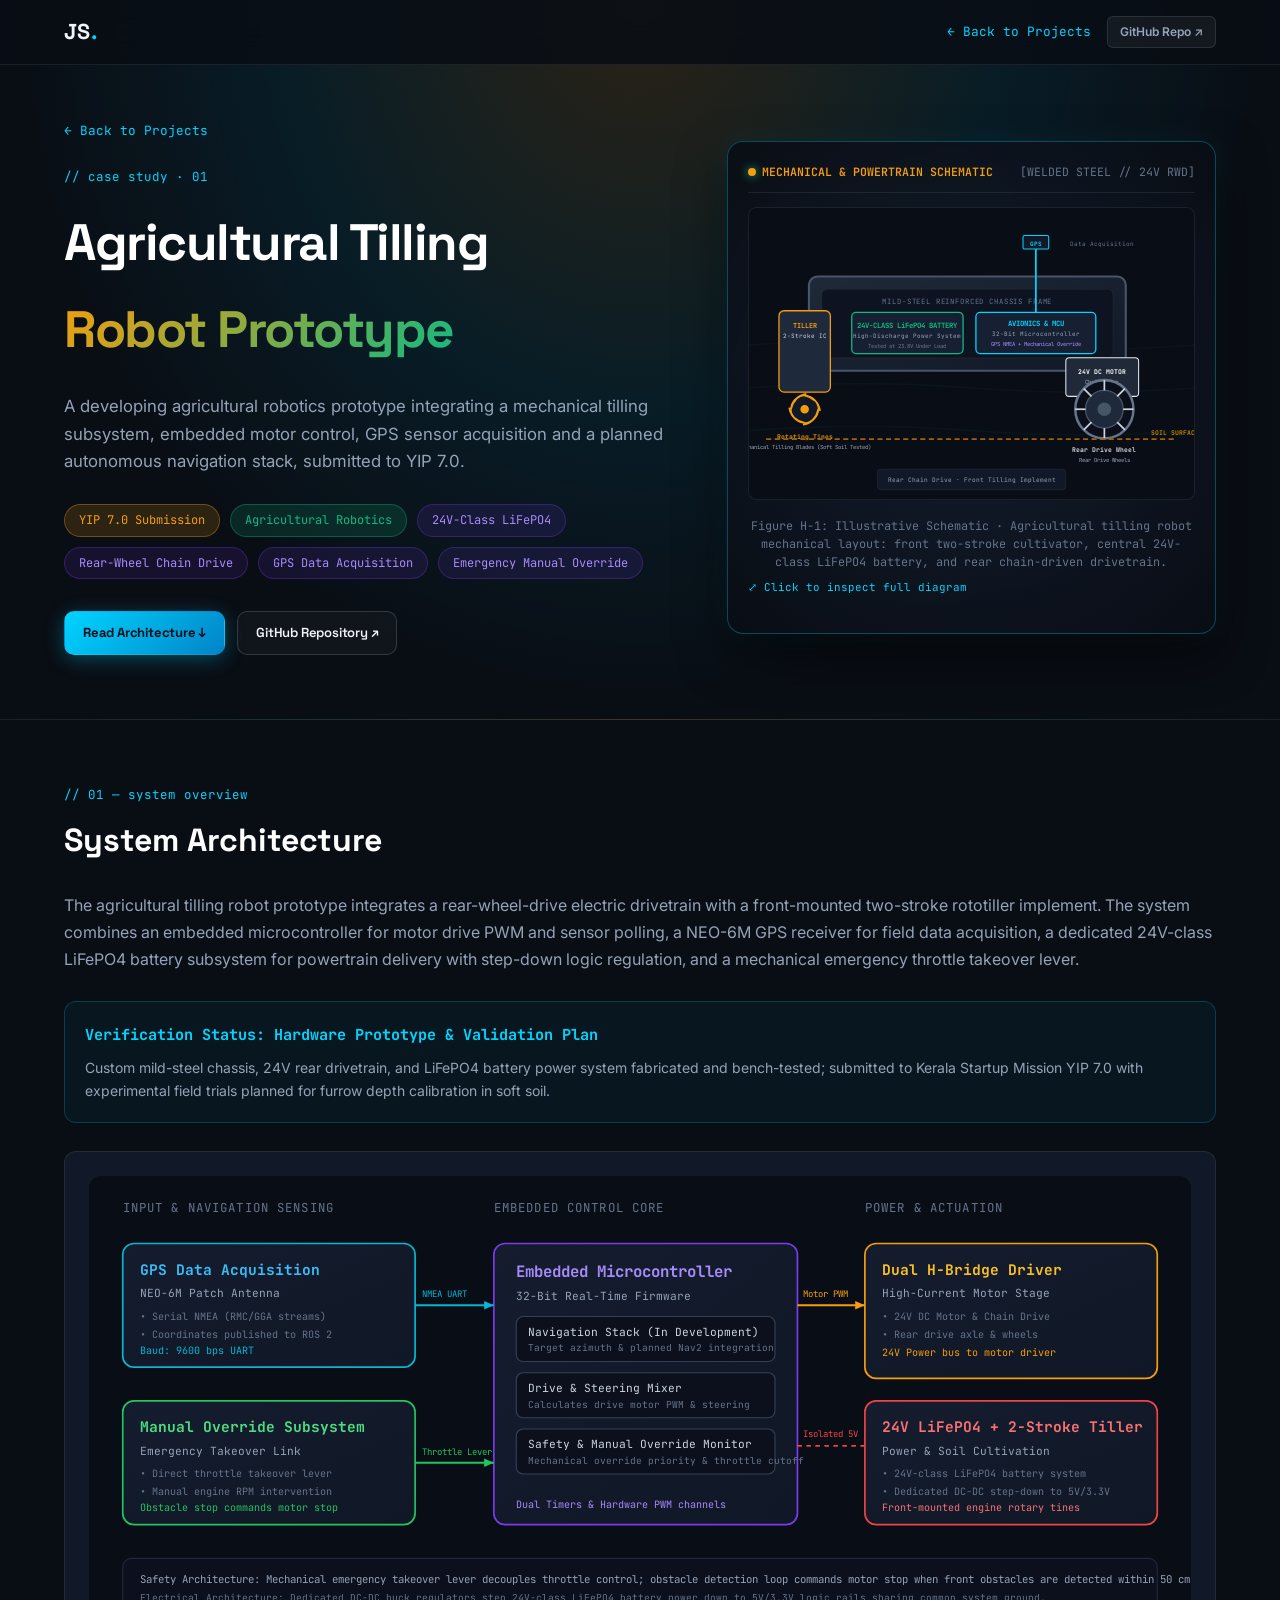
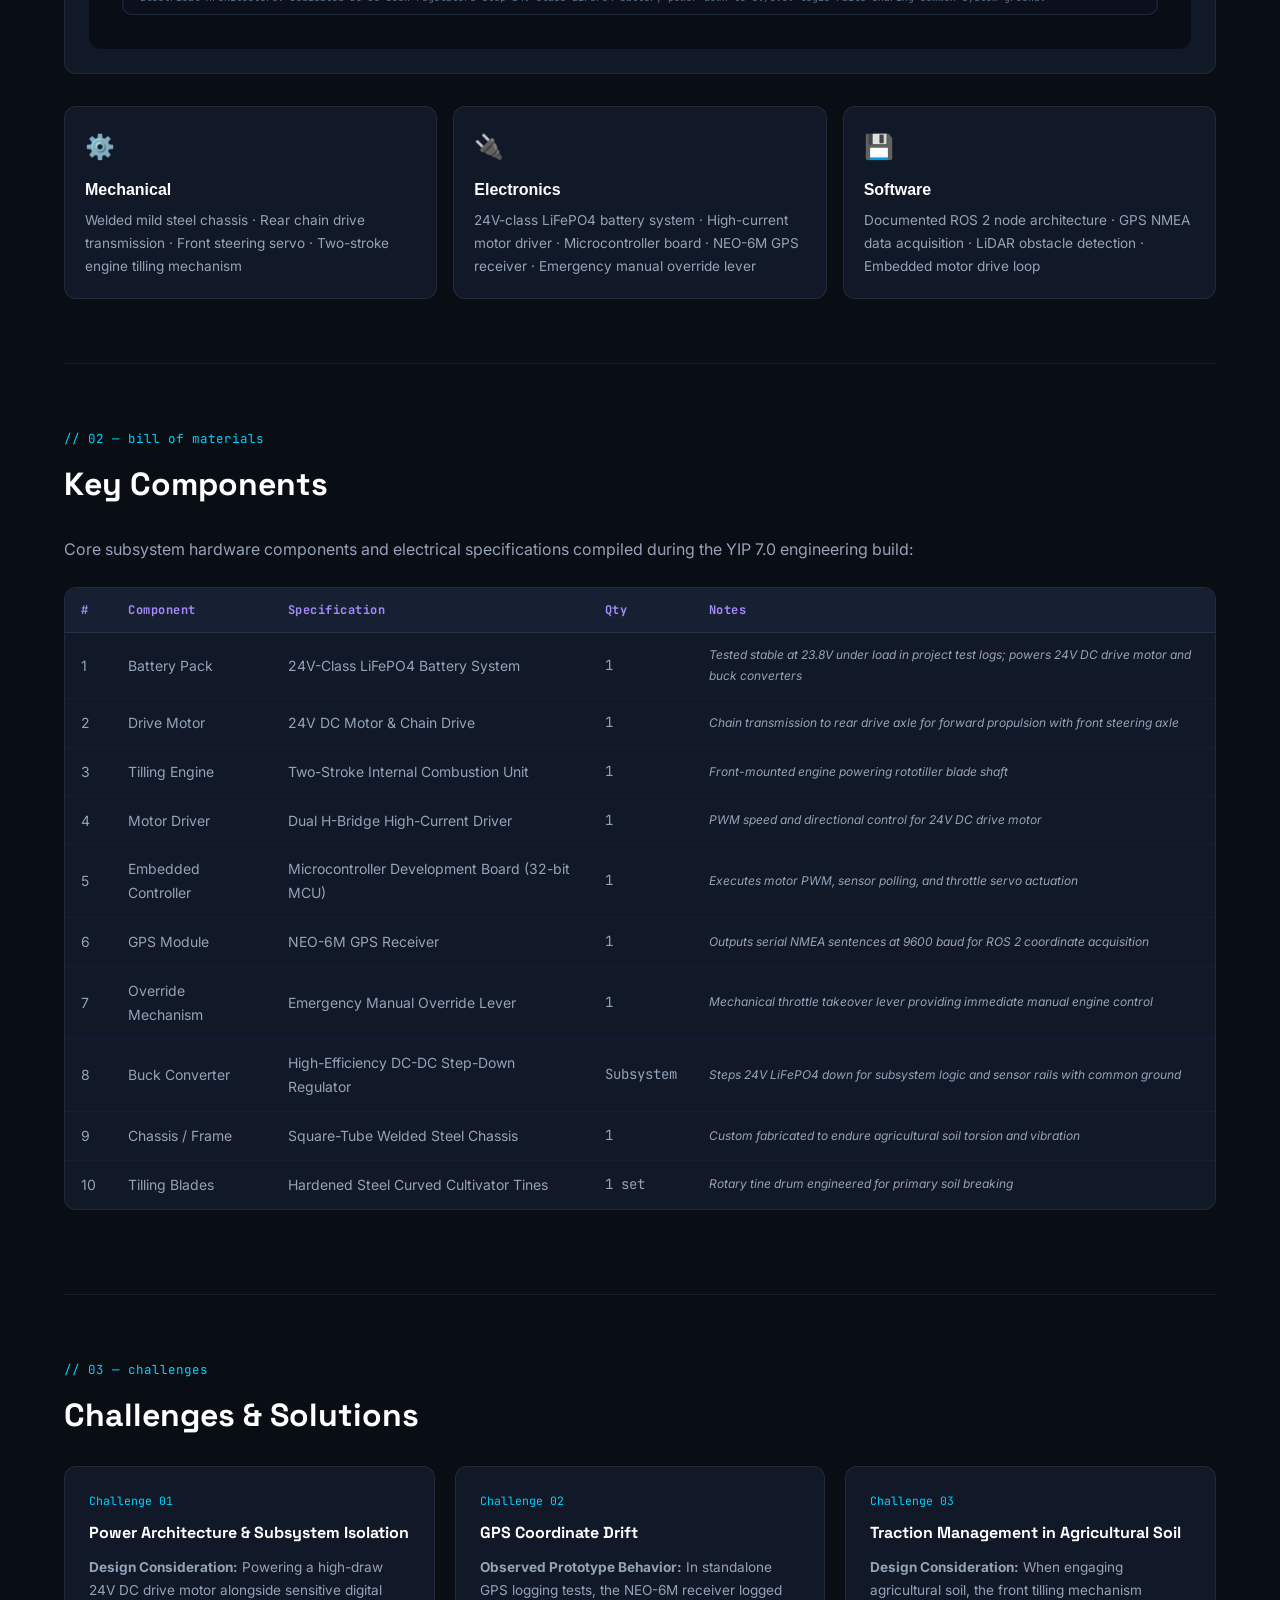
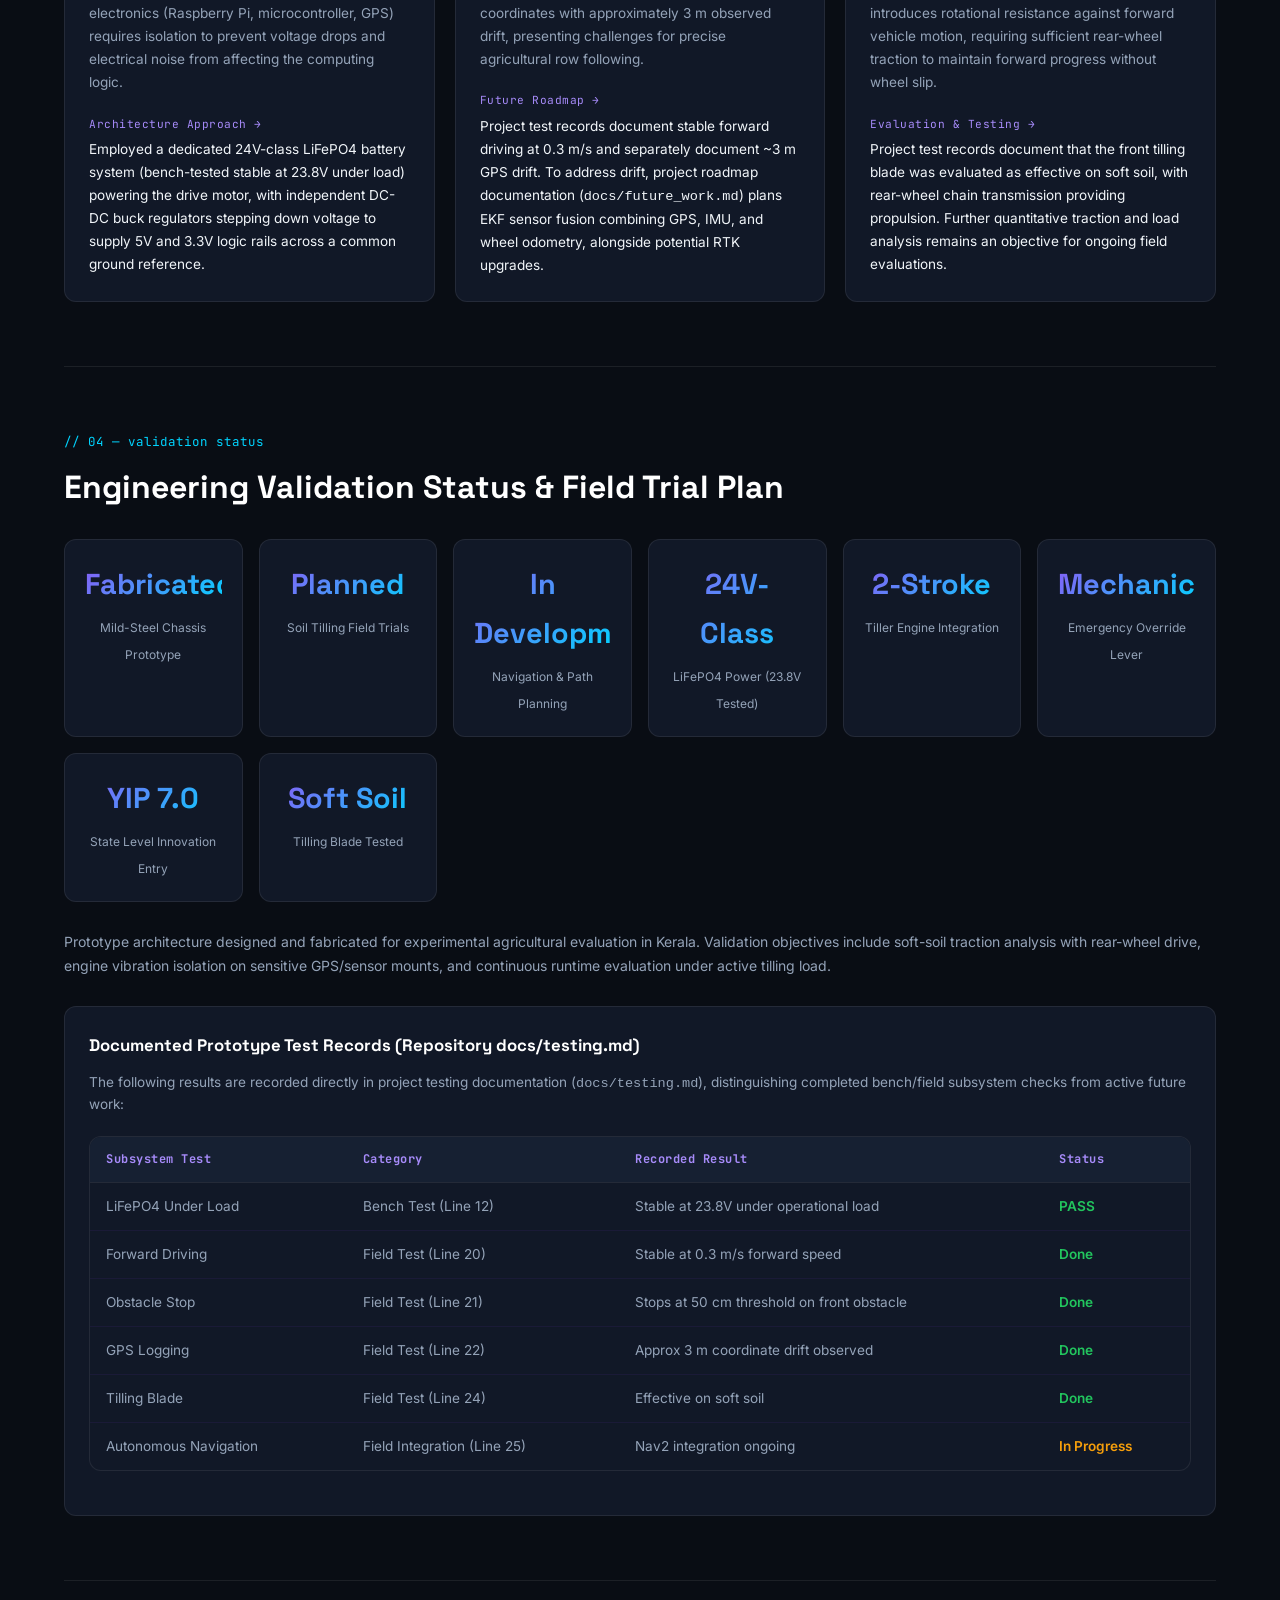
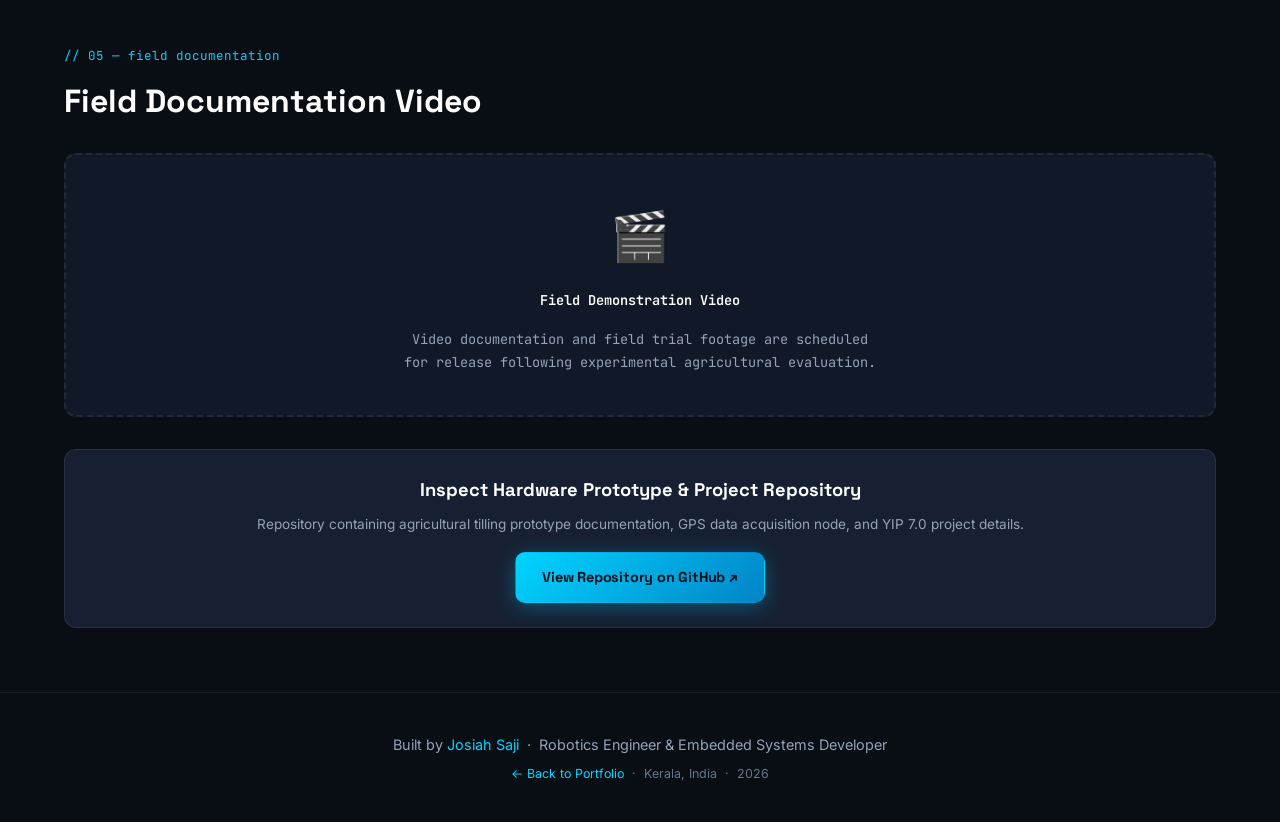
<file: tilling-robot.html>
<!DOCTYPE html>
<html lang="en">
<head>
  <meta charset="UTF-8" />
  <meta name="viewport" content="width=device-width, initial-scale=1.0" />
  <title>Agricultural Tilling Robot Prototype — Case Study | Josiah Saji</title>
  <meta name="description" content="Full case study: Agricultural Tilling Robot Prototype by Josiah Saji — system architecture, BOM, mechanical packaging, and validation status." />
  <link rel="canonical" href="https://josiahsk.github.io/josiahsaji.github.io/tilling-robot.html" />

  <!-- Open Graph -->
  <meta property="og:title" content="Agricultural Tilling Robot Prototype — Case Study | Josiah Saji" />
  <meta property="og:description" content="Deep-dive into the design, build, and validation status of an agricultural tilling robot prototype by Josiah Saji." />
  <meta property="og:image" content="https://josiahsk.github.io/josiahsaji.github.io/assets/og-image.png" />
  <meta property="og:url" content="https://josiahsk.github.io/josiahsaji.github.io/tilling-robot.html" />
  <meta property="og:type" content="article" />

  <!-- Twitter Card -->
  <meta name="twitter:card" content="summary_large_image" />
  <meta name="twitter:title" content="Agricultural Tilling Robot Prototype — Case Study | Josiah Saji" />
  <meta name="twitter:description" content="Deep-dive into the design, build, and validation status of an agricultural tilling robot prototype by Josiah Saji." />
  <meta name="twitter:image" content="https://josiahsk.github.io/josiahsaji.github.io/assets/og-image.png" />
  <link rel="icon" href="assets/favicon.ico" />
  <!-- Structured Data (JSON-LD) -->
  <script type="application/ld+json">
  {
    "@context": "https://schema.org",
    "@type": "TechArticle",
    "headline": "Agricultural Tilling Robot Prototype",
    "description": "Full case study: Agricultural Tilling Robot Prototype by Josiah Saji — system architecture, BOM, mechanical packaging, and validation status.",
    "author": {
      "@type": "Person",
      "name": "Josiah Saji",
      "url": "https://josiahsk.github.io/josiahsaji.github.io/"
    },
    "url": "https://josiahsk.github.io/josiahsaji.github.io/tilling-robot.html",
    "mainEntityOfPage": "https://josiahsk.github.io/josiahsaji.github.io/tilling-robot.html",
    "image": "https://josiahsk.github.io/josiahsaji.github.io/assets/og-image.png"
  }
  </script>

  <link rel="preconnect" href="https://fonts.googleapis.com" />
  <link rel="preconnect" href="https://fonts.gstatic.com" crossorigin />
  <link href="https://fonts.googleapis.com/css2?family=Inter:wght@300;400;500;600;700;800&family=Space+Grotesk:wght@500;600;700&family=JetBrains+Mono:wght@400;500;600&display=swap" rel="stylesheet" />
  <link rel="stylesheet" href="styles.css" />
  <style>
    /* ── Case Study Overrides ── */
    .cs-hero {
      padding: 120px 24px 64px;
      background: radial-gradient(ellipse at 50% 0%, rgba(245, 166, 35, 0.14) 0%, rgba(0, 212, 255, 0.08) 40%, transparent 70%);
      border-bottom: 1px solid var(--border);
    }
    .cs-back {
      display: inline-flex; align-items: center; gap: 6px;
      font-family: var(--font-mono); font-size: 0.8rem;
      color: var(--accent2); margin-bottom: 24px;
      transition: color var(--transition);
    }
    .cs-back:hover { color: var(--text); }
    .cs-tag { display: block; font-family: var(--font-mono); font-size: 0.78rem;
      color: var(--accent2); letter-spacing: 1px; margin-bottom: 12px; }
    .cs-title {
      font-family: var(--font-head); font-size: clamp(1.75rem, 5vw, 3.2rem);
      font-weight: 900; letter-spacing: -1.5px; color: #fff; margin-bottom: 20px;
      word-wrap: break-word; overflow-wrap: break-word;
    }
    .cs-subtitle { font-size: 1.05rem; color: var(--text-muted); max-width: 100%; margin: 0 0 28px; line-height: 1.65; }
    .cs-badges { display: flex; gap: 10px; flex-wrap: wrap; margin-bottom: 8px; }
    .cs-badge {
      background: rgba(124,58,237,0.12); border: 1px solid rgba(124,58,237,0.3);
      padding: 5px 14px; border-radius: 99px;
      font-family: var(--font-mono); font-size: 0.75rem; color: var(--accent3);
    }

    /* ── Sections ── */
    .cs-section { padding: 64px 0; border-bottom: 1px solid var(--border); }
    .cs-section:last-of-type { border-bottom: none; }
    .cs-section-tag { display: block; font-family: var(--font-mono); font-size: 0.78rem;
      color: var(--accent2); letter-spacing: 1px; margin-bottom: 8px; }
    .cs-section-title { font-family: var(--font-head); font-size: clamp(1.5rem,3vw,2rem);
      font-weight: 800; color: #fff; margin-bottom: 24px; }

    /* ── Arch diagram placeholder ── */
    .arch-placeholder {
      border: 2px dashed var(--border); border-radius: var(--radius);
      min-height: 300px; display: flex; flex-direction: column;
      align-items: center; justify-content: center; gap: 12px;
      color: var(--text-dim); font-family: var(--font-mono); font-size: 0.85rem;
      background: var(--surface); text-align: center; padding: 32px;
    }
    .arch-placeholder span { font-size: 2.5rem; }
    .arch-placeholder code { color: var(--accent3); font-size: 0.78rem; }

    /* ── BOM table ── */
    .bom-table { width: 100%; border-collapse: collapse; font-size: 0.875rem; }
    .bom-table th {
      text-align: left; padding: 12px 16px;
      background: var(--surface2); color: var(--accent3);
      font-family: var(--font-mono); font-size: 0.75rem;
      letter-spacing: 0.5px; border-bottom: 1px solid var(--border);
    }
    .bom-table td { padding: 12px 16px; border-bottom: 1px solid rgba(124,58,237,0.08); color: var(--text-muted); }
    .bom-table tr:last-child td { border-bottom: none; }
    .bom-table tr:hover td { background: var(--surface); }
    .bom-qty { font-family: var(--font-mono); color: var(--accent2); }
    .bom-note { font-size: 0.75rem; color: var(--text-dim); font-style: italic; }

    /* ── Challenges grid ── */
    .challenges-grid { display: grid; grid-template-columns: repeat(auto-fit, minmax(280px, 1fr)); gap: 20px; }
    .challenge-card {
      background: var(--surface); border: 1px solid var(--border);
      border-radius: var(--radius); padding: 24px;
      transition: border-color var(--transition);
    }
    .challenge-card:hover { border-color: rgba(124,58,237,0.4); }
    .challenge-num { font-family: var(--font-mono); font-size: 0.72rem; color: var(--accent2); margin-bottom: 8px; }
    .challenge-title { font-family: var(--font-head); font-weight: 700; color: #fff; margin-bottom: 10px; }
    .challenge-problem { font-size: 0.85rem; color: var(--text-muted); margin-bottom: 14px; }
    .challenge-label { display: inline-block; font-family: var(--font-mono); font-size: 0.7rem;
      color: var(--accent3); letter-spacing: 0.5px; margin-bottom: 4px; }
    .challenge-solution { font-size: 0.85rem; color: var(--text); }

    /* ── Results / Metrics ── */
    .metrics-grid { display: grid; grid-template-columns: repeat(auto-fit, minmax(160px, 1fr)); gap: 16px; margin-bottom: 28px; }
    .metric-card {
      background: var(--surface); border: 1px solid var(--border);
      border-radius: 12px; padding: 20px;
      text-align: center;
      transition: border-color var(--transition), transform var(--transition);
    }
    .metric-card:hover { border-color: var(--accent); transform: translateY(-4px); }
    .metric-val {
      display: block; font-family: var(--font-head);
      font-size: 1.8rem; font-weight: 800;
      background: linear-gradient(135deg,var(--accent),var(--accent2));
      -webkit-background-clip: text; -webkit-text-fill-color: transparent; background-clip: text;
      margin-bottom: 4px;
    }
    .metric-label { font-size: 0.75rem; color: var(--text-muted); }

    /* ── Video embed ── */
    .cs-video-wrap {
      border: 2px dashed var(--border); border-radius: var(--radius);
      overflow: hidden; background: var(--surface);
      min-height: 200px;
    }
    .cs-video-wrap video { width: 100%; display: block; }
    .cs-video-placeholder {
      display: flex; flex-direction: column; align-items: center;
      justify-content: center; gap: 12px; min-height: 260px;
      color: var(--text-dim); font-family: var(--font-mono); font-size: 0.85rem; text-align: center; padding: 32px;
    }
    .cs-video-placeholder span { font-size: 3rem; }
    .cs-video-placeholder code { color: var(--accent3); }

    /* ── Responsive ── */
    @media(max-width:600px) {
      .cs-hero { padding: 85px 16px 36px; }
      .cs-title { font-size: 1.65rem; letter-spacing: -0.5px; }
      .cs-subtitle { font-size: 0.92rem; }
      .cs-section { padding: 36px 0; }
      .bom-table { font-size: 0.78rem; }
      .metrics-grid { grid-template-columns: repeat(2, 1fr); gap: 12px; }
      .metric-card { padding: 14px 8px; }
      .metric-val { font-size: clamp(1.1rem, 4.5vw, 1.5rem); word-break: break-word; }
      .metric-label { font-size: 0.7rem; }
    }
  </style>
</head>
<body>

  <!-- NAV (minimal back nav) -->
  <nav id="navbar">
    <div class="cs-nav-inner">
      <a href="index.html#hero" class="nav-logo">JS<span class="accent">.</span></a>
      <div style="display:flex;align-items:center;gap:16px;">
        <a href="index.html#projects" class="cs-back" style="margin-bottom:0;">← Back to Projects</a>
        <a href="https://github.com/JosiahSK/autonomous-tilling-robot" target="_blank" rel="noopener noreferrer" class="proj-link proj-github" style="font-size:0.75rem;">GitHub Repo ↗</a>
      </div>
    </div>
  </nav>

  <!-- CASE STUDY HERO -->
  <header class="cs-hero">
    <div class="container">
      <div class="cs-hero-grid">
        <div class="cs-hero-content">
          <a href="index.html#projects" class="cs-back">&larr; Back to Projects</a>
          <span class="cs-tag">// case study &middot; 01</span>
          <h1 class="cs-title">Agricultural Tilling<br><span style="background:linear-gradient(135deg,#f59e0b,#10b981);-webkit-background-clip:text;-webkit-text-fill-color:transparent;background-clip:text;">Robot Prototype</span></h1>
          <p class="cs-subtitle">A developing agricultural robotics prototype integrating a mechanical tilling subsystem, embedded motor control, GPS sensor acquisition and a planned autonomous navigation stack, submitted to YIP 7.0.</p>
          <div class="cs-badges">
            <span class="cs-badge" style="background:rgba(245,158,11,0.15);border-color:rgba(245,158,11,0.35);color:#f59e0b;">YIP 7.0 Submission</span>
            <span class="cs-badge" style="background:rgba(16,185,129,0.15);border-color:rgba(16,185,129,0.35);color:#10b981;">Agricultural Robotics</span>
            <span class="cs-badge">24V-Class LiFePO4</span>
            <span class="cs-badge">Rear-Wheel Chain Drive</span>
            <span class="cs-badge">GPS Data Acquisition</span>
            <span class="cs-badge">Emergency Manual Override</span>
          </div>
          <div class="cs-hero-actions">
            <a href="#cs-overview" class="btn btn-primary btn-sm">Read Architecture &darr;</a>
            <a href="https://github.com/JosiahSK/autonomous-tilling-robot" target="_blank" rel="noopener noreferrer" class="btn btn-outline btn-sm">GitHub Repository &nearr;</a>
          </div>
        </div>

        <!-- Distinctive Hero Visual Card: Agricultural Machinery Schematic -->
        <div class="cs-hero-visual-card">
          <div class="cs-hero-visual-header">
            <span class="cs-hero-visual-tag" style="color:#f59e0b;"><span class="badge-dot" style="background:#f59e0b;"></span> MECHANICAL &amp; POWERTRAIN SCHEMATIC</span>
            <span>[WELDED STEEL // 24V RWD]</span>
          </div>

          <div class="tech-figure-wrap">
            <svg viewBox="0 0 520 340" xmlns="http://www.w3.org/2000/svg" role="img" class="zoomable-figure" aria-label="Agricultural Tilling Robot Mechanical Chassis and Powertrain Schematic" style="width:100%;height:auto;background:#090d16;border-radius:8px;border:1px solid var(--border);font-family:'JetBrains Mono',monospace;">
              <defs>
                <linearGradient id="tillMetalGrad" x1="0%" y1="0%" x2="100%" y2="100%">
                  <stop offset="0%" stop-color="#1f2937" />
                  <stop offset="100%" stop-color="#111827" />
                </linearGradient>
              </defs>

              <!-- Field Furrow Terrain Background Guidelines -->
              <g stroke="rgba(16,185,129,0.06)" stroke-width="1.5">
                <path d="M 0 160 Q 130 150 260 160 T 520 160" fill="none" />
                <path d="M 0 210 Q 130 200 260 210 T 520 210" fill="none" />
                <path d="M 0 260 Q 130 250 260 260 T 520 260" fill="none" />
              </g>

              <!-- Mild Steel Tubular Chassis (Elevation Profile) -->
              <rect x="70" y="80" width="370" height="110" rx="10" fill="url(#tillMetalGrad)" stroke="#475569" stroke-width="2.5" />
              <rect x="85" y="95" width="340" height="80" rx="6" fill="#0d1320" stroke="rgba(255,255,255,0.05)" stroke-width="1" />
              <text x="255" y="112" fill="#64748b" font-size="8.5" text-anchor="middle" letter-spacing="1">MILD-STEEL REINFORCED CHASSIS FRAME</text>

              <!-- Front Rototiller Implement Subsystem (Left) -->
              <rect x="35" y="120" width="60" height="95" rx="6" fill="#1e293b" stroke="#f59e0b" stroke-width="1.5" />
              <text x="65" y="140" fill="#f59e0b" font-size="8" text-anchor="middle" font-weight="700">TILLER</text>
              <text x="65" y="152" fill="#cbd5e1" font-size="7" text-anchor="middle">2-Stroke IC</text>

              <!-- Curved Cultivator Tine Assembly -->
              <g transform="translate(65, 235)" stroke="#f59e0b" stroke-width="2" fill="none">
                <circle cx="0" cy="0" r="16" fill="#111827" stroke-width="1.5" />
                <path d="M 0 -16 Q 16 -12 18 2" />
                <path d="M 16 0 Q 12 16 -2 18" />
                <path d="M 0 16 Q -16 12 -18 -2" />
                <path d="M -16 0 Q -12 -16 2 -18" />
                <circle cx="0" cy="0" r="4" fill="#f59e0b" />
              </g>
              <text x="65" y="270" fill="#f59e0b" font-size="7.5" text-anchor="middle" font-weight="600">Rotating Tines</text>
              <text x="65" y="282" fill="#94a3b8" font-size="6.5" text-anchor="middle">Mechanical Tilling Blades (Soft Soil Tested)</text>

              <!-- Isolated Power Module: LiFePO4 Battery Subsystem (Center) -->
              <rect x="120" y="122" width="130" height="48" rx="5" fill="#162032" stroke="#10b981" stroke-width="1.5" />
              <text x="185" y="140" fill="#10b981" font-size="8.5" text-anchor="middle" font-weight="700">24V-CLASS LiFePO4 BATTERY</text>
              <text x="185" y="152" fill="#94a3b8" font-size="7" text-anchor="middle">High-Discharge Power System</text>
              <text x="185" y="163" fill="#64748b" font-size="6.5" text-anchor="middle">Tested at 23.8V Under Load</text>

              <!-- Electronics & Navigation Enclosure (Top Center) -->
              <rect x="265" y="122" width="140" height="48" rx="5" fill="#162032" stroke="#00d4ff" stroke-width="1.5" />
              <text x="335" y="138" fill="#00d4ff" font-size="8.5" text-anchor="middle" font-weight="700">AVIONICS &amp; MCU</text>
              <text x="335" y="150" fill="#94a3b8" font-size="7" text-anchor="middle">32-Bit Microcontroller</text>
              <text x="335" y="161" fill="#a78bfa" font-size="6.5" text-anchor="middle">GPS NMEA + Mechanical Override</text>

              <!-- Ceramic Patch GPS Antenna Mast -->
              <line x1="335" y1="122" x2="335" y2="48" stroke="#00d4ff" stroke-width="2" />
              <rect x="320" y="32" width="30" height="16" rx="2" fill="#111827" stroke="#00d4ff" stroke-width="1.2" />
              <text x="335" y="44" fill="#00d4ff" font-size="7" text-anchor="middle" font-weight="700">GPS</text>
              <text x="375" y="44" fill="#64748b" font-size="7">Data Acquisition</text>

              <!-- Rear-Wheel-Drive Drivetrain (Right) -->
              <rect x="370" y="175" width="85" height="45" rx="4" fill="#1f2937" stroke="#e2e8f0" stroke-width="1.2" />
              <text x="412" y="194" fill="#fff" font-size="7.5" text-anchor="middle" font-weight="700">24V DC MOTOR</text>
              <text x="412" y="206" fill="#94a3b8" font-size="6.8" text-anchor="middle">Chain Drive</text>

              <!-- Rear Heavy-Duty Agricultural Lug Tire -->
              <g transform="translate(415, 235)">
                <circle cx="0" cy="0" r="34" fill="#0b0f19" stroke="#64748b" stroke-width="3" />
                <circle cx="0" cy="0" r="22" fill="#1e293b" stroke="#475569" stroke-width="1.5" />
                <!-- Tire Treads -->
                <line x1="-34" y1="0" x2="-22" y2="0" stroke="#cbd5e1" stroke-width="2" />
                <line x1="22" y1="0" x2="34" y2="0" stroke="#cbd5e1" stroke-width="2" />
                <line x1="0" y1="-34" x2="0" y2="-22" stroke="#cbd5e1" stroke-width="2" />
                <line x1="0" y1="22" x2="0" y2="34" stroke="#cbd5e1" stroke-width="2" />
                <line x1="-24" y1="-24" x2="-15" y2="-15" stroke="#cbd5e1" stroke-width="2" />
                <line x1="15" y1="15" x2="24" y2="24" stroke="#cbd5e1" stroke-width="2" />
                <line x1="-24" y1="24" x2="-15" y2="15" stroke="#cbd5e1" stroke-width="2" />
                <line x1="15" y1="-15" x2="24" y2="-24" stroke="#cbd5e1" stroke-width="2" />
                <circle cx="0" cy="0" r="8" fill="#475569" />
              </g>
              <text x="415" y="285" fill="#e2e8f0" font-size="7.5" text-anchor="middle" font-weight="600">Rear Drive Wheel</text>
              <text x="415" y="297" fill="#94a3b8" font-size="6.5" text-anchor="middle">Rear Drive Wheels</text>

              <!-- Soil Surface Datum Line -->
              <line x1="20" y1="270" x2="500" y2="270" stroke="#a16207" stroke-width="2" stroke-dasharray="6,4" />
              <text x="470" y="265" fill="#ca8a04" font-size="7.5" font-weight="600">SOIL SURFACE</text>

              <!-- Architecture Badging -->
              <rect x="150" y="305" width="220" height="24" rx="4" fill="#111827" stroke="rgba(255,255,255,0.08)" stroke-width="1" />
              <text x="260" y="320" fill="#94a3b8" font-size="7.2" text-anchor="middle">Rear Chain Drive &middot; Front Tilling Implement</text>
            </svg>
            <p class="tech-figure-caption">Figure H-1: Illustrative Schematic &middot; Agricultural tilling robot mechanical layout: front two-stroke cultivator, central 24V-class LiFePO4 battery, and rear chain-driven drivetrain.</p>
            <span class="figure-zoom-hint">&#x2922; Click to inspect full diagram</span>
          </div>
        </div>
      </div>
    </div>
  </header>

  <main class="container">

    <!-- § 1 — SYSTEM OVERVIEW -->
    <section class="cs-section reveal" id="cs-overview">
      <span class="cs-section-tag">// 01 — system overview</span>
      <h2 class="cs-section-title">System Architecture</h2>
      <p style="color:var(--text-muted);margin-bottom:28px;">The agricultural tilling robot prototype integrates a rear-wheel-drive electric drivetrain with a front-mounted two-stroke rototiller implement. The system combines an embedded microcontroller for motor drive PWM and sensor polling, a NEO-6M GPS receiver for field data acquisition, a dedicated 24V-class LiFePO4 battery subsystem for powertrain delivery with step-down logic regulation, and a mechanical emergency throttle takeover lever.</p>

      <div class="verification-status-box" style="margin-bottom:28px;background:rgba(6,182,212,0.06);border:1px solid rgba(6,182,212,0.25);border-radius:12px;padding:20px;">
        <h3 style="color:var(--accent2);font-family:var(--font-mono);font-size:0.95rem;margin-bottom:8px;">Verification Status: Hardware Prototype &amp; Validation Plan</h3>
        <p style="color:var(--text-muted);font-size:0.875rem;line-height:1.65;margin:0;">Custom mild-steel chassis, 24V rear drivetrain, and LiFePO4 battery power system fabricated and bench-tested; submitted to Kerala Startup Mission YIP 7.0 with experimental field trials planned for furrow depth calibration in soft soil.</p>
      </div>

      <!-- Accurate SVG System Architecture Diagram -->
      <div class="svg-diagram-card" style="background:var(--surface);border:1px solid var(--border);border-radius:var(--radius);padding:24px;margin:24px 0;overflow-x:auto;">
        <svg viewBox="0 0 980 420" xmlns="http://www.w3.org/2000/svg" style="display:block;margin:0 auto;max-width:100%;height:auto;background:#090d16;border-radius:12px;font-family:'JetBrains Mono',monospace;">
          <defs>
            <marker id="arrow-green" viewBox="0 0 10 10" refX="8" refY="5" markerWidth="6" markerHeight="6" orient="auto-start-reverse">
              <path d="M 0 1.5 L 8 5 L 0 8.5 z" fill="#22c55e"/>
            </marker>
            <marker id="arrow-cyan2" viewBox="0 0 10 10" refX="8" refY="5" markerWidth="6" markerHeight="6" orient="auto-start-reverse">
              <path d="M 0 1.5 L 8 5 L 0 8.5 z" fill="#06b6d4"/>
            </marker>
            <marker id="arrow-amber" viewBox="0 0 10 10" refX="8" refY="5" markerWidth="6" markerHeight="6" orient="auto-start-reverse">
              <path d="M 0 1.5 L 8 5 L 0 8.5 z" fill="#f59e0b"/>
            </marker>
            <linearGradient id="nodeGradTill" x1="0%" y1="0%" x2="100%" y2="100%">
              <stop offset="0%" stop-color="#141c2e"/>
              <stop offset="100%" stop-color="#101726"/>
            </linearGradient>
          </defs>

          <!-- Zone Headers -->
          <text x="30" y="32" fill="#64748b" font-size="11" letter-spacing="1">INPUT &amp; NAVIGATION SENSING</text>
          <text x="360" y="32" fill="#64748b" font-size="11" letter-spacing="1">EMBEDDED CONTROL CORE</text>
          <text x="690" y="32" fill="#64748b" font-size="11" letter-spacing="1">POWER &amp; ACTUATION</text>

          <!-- Block 1: GPS Receiver -->
          <rect x="30" y="60" width="260" height="110" rx="10" fill="url(#nodeGradTill)" stroke="#06b6d4" stroke-width="1.5"/>
          <text x="45" y="88" fill="#38bdf8" font-size="13" font-weight="bold">GPS Data Acquisition</text>
          <text x="45" y="108" fill="#94a3b8" font-size="10">NEO-6M Patch Antenna</text>
          <text x="45" y="128" fill="#64748b" font-size="9">• Serial NMEA (RMC/GGA streams)</text>
          <text x="45" y="144" fill="#64748b" font-size="9">• Coordinates published to ROS 2</text>
          <text x="45" y="158" fill="#06b6d4" font-size="9">Baud: 9600 bps UART</text>

          <!-- Block 2: Emergency Manual Override -->
          <rect x="30" y="200" width="260" height="110" rx="10" fill="url(#nodeGradTill)" stroke="#22c55e" stroke-width="1.5"/>
          <text x="45" y="228" fill="#4ade80" font-size="13" font-weight="bold">Manual Override Subsystem</text>
          <text x="45" y="248" fill="#94a3b8" font-size="10">Emergency Takeover Link</text>
          <text x="45" y="268" fill="#64748b" font-size="9">• Direct throttle takeover lever</text>
          <text x="45" y="284" fill="#64748b" font-size="9">• Manual engine RPM intervention</text>
          <text x="45" y="298" fill="#22c55e" font-size="9">Obstacle stop commands motor stop</text>

          <!-- Block 3: Embedded Controller -->
          <rect x="360" y="60" width="270" height="250" rx="10" fill="url(#nodeGradTill)" stroke="#7c3aed" stroke-width="1.5"/>
          <text x="380" y="90" fill="#a78bfa" font-size="14" font-weight="bold">Embedded Microcontroller</text>
          <text x="380" y="110" fill="#94a3b8" font-size="10">32-Bit Real-Time Firmware</text>

          <rect x="380" y="125" width="230" height="40" rx="6" fill="#0c101c" stroke="#334155" stroke-width="1"/>
          <text x="390" y="142" fill="#cbd5e1" font-size="10">Navigation Stack (In Development)</text>
          <text x="390" y="156" fill="#64748b" font-size="8.5">Target azimuth &amp; planned Nav2 integration</text>

          <rect x="380" y="175" width="230" height="40" rx="6" fill="#0c101c" stroke="#334155" stroke-width="1"/>
          <text x="390" y="192" fill="#cbd5e1" font-size="10">Drive &amp; Steering Mixer</text>
          <text x="390" y="206" fill="#64748b" font-size="8.5">Calculates drive motor PWM &amp; steering</text>

          <rect x="380" y="225" width="230" height="40" rx="6" fill="#0c101c" stroke="#334155" stroke-width="1"/>
          <text x="390" y="242" fill="#cbd5e1" font-size="10">Safety &amp; Manual Override Monitor</text>
          <text x="390" y="256" fill="#64748b" font-size="8.5">Mechanical override priority &amp; throttle cutoff</text>
          <text x="380" y="295" fill="#a78bfa" font-size="9">Dual Timers &amp; Hardware PWM channels</text>

          <!-- Block 4: Motor Driver & DC Motors -->
          <rect x="690" y="60" width="260" height="120" rx="10" fill="url(#nodeGradTill)" stroke="#f59e0b" stroke-width="1.5"/>
          <text x="705" y="88" fill="#fbbf24" font-size="13" font-weight="bold">Dual H-Bridge Driver</text>
          <text x="705" y="108" fill="#94a3b8" font-size="10">High-Current Motor Stage</text>
          <text x="705" y="128" fill="#64748b" font-size="9">• 24V DC Motor &amp; Chain Drive</text>
          <text x="705" y="144" fill="#64748b" font-size="9">• Rear drive axle &amp; wheels</text>
          <text x="705" y="160" fill="#f59e0b" font-size="9">24V Power bus to motor driver</text>

          <!-- Block 5: Power & Tiller Engine -->
          <rect x="690" y="200" width="260" height="110" rx="10" fill="url(#nodeGradTill)" stroke="#ef4444" stroke-width="1.5"/>
          <text x="705" y="228" fill="#f87171" font-size="13" font-weight="bold">24V LiFePO4 + 2-Stroke Tiller</text>
          <text x="705" y="248" fill="#94a3b8" font-size="10">Power &amp; Soil Cultivation</text>
          <text x="705" y="268" fill="#64748b" font-size="9">• 24V-class LiFePO4 battery system</text>
          <text x="705" y="284" fill="#64748b" font-size="9">• Dedicated DC-DC step-down to 5V/3.3V</text>
          <text x="705" y="298" fill="#f87171" font-size="9">Front-mounted engine rotary tines</text>

          <!-- Signal Paths -->
          <!-- GPS to MCU -->
          <path d="M 290 115 L 360 115" fill="none" stroke="#06b6d4" stroke-width="1.8" marker-end="url(#arrow-cyan2)"/>
          <text x="296" y="108" fill="#06b6d4" font-size="8">NMEA UART</text>

          <!-- RF to MCU -->
          <path d="M 290 255 L 360 255" fill="none" stroke="#22c55e" stroke-width="1.8" marker-end="url(#arrow-green)"/>
          <text x="296" y="248" fill="#22c55e" font-size="8">Throttle Lever</text>

          <!-- MCU to Motor Driver -->
          <path d="M 630 115 L 690 115" fill="none" stroke="#f59e0b" stroke-width="1.8" marker-end="url(#arrow-amber)"/>
          <text x="635" y="108" fill="#f59e0b" font-size="8">Motor PWM</text>

          <!-- Power supply bus -->
          <path d="M 690 240 L 630 240" fill="none" stroke="#ef4444" stroke-width="1.5" stroke-dasharray="4,4"/>
          <text x="635" y="232" fill="#ef4444" font-size="8">Isolated 5V</text>

          <!-- Legend Bottom -->
          <rect x="30" y="340" width="920" height="50" rx="8" fill="#0c101c" stroke="#1e293b" stroke-width="1"/>
          <text x="45" y="362" fill="#94a3b8" font-size="9.5">Safety Architecture: Mechanical emergency takeover lever decouples throttle control; obstacle detection loop commands motor stop when front obstacles are detected within 50 cm.</text>
          <text x="45" y="378" fill="#64748b" font-size="8.5">Electrical Architecture: Dedicated DC-DC buck regulators step 24V-class LiFePO4 battery power down to 5V/3.3V logic rails sharing common system ground.</text>
        </svg>
      </div>

      <div style="margin-top:32px;display:grid;grid-template-columns:repeat(auto-fit,minmax(220px,1fr));gap:16px;">
        <div style="background:var(--surface);border:1px solid var(--border);border-radius:12px;padding:20px;">
          <div style="font-size:1.5rem;margin-bottom:8px;">⚙️</div>
          <div style="font-family:'Poppins',sans-serif;font-weight:700;color:#fff;margin-bottom:6px;">Mechanical</div>
          <div style="font-size:0.85rem;color:var(--text-muted);">Welded mild steel chassis · Rear chain drive transmission · Front steering servo · Two-stroke engine tilling mechanism</div>
        </div>
        <div style="background:var(--surface);border:1px solid var(--border);border-radius:12px;padding:20px;">
          <div style="font-size:1.5rem;margin-bottom:8px;">🔌</div>
          <div style="font-family:'Poppins',sans-serif;font-weight:700;color:#fff;margin-bottom:6px;">Electronics</div>
          <div style="font-size:0.85rem;color:var(--text-muted);">24V-class LiFePO4 battery system · High-current motor driver · Microcontroller board · NEO-6M GPS receiver · Emergency manual override lever</div>
        </div>
        <div style="background:var(--surface);border:1px solid var(--border);border-radius:12px;padding:20px;">
          <div style="font-size:1.5rem;margin-bottom:8px;">💾</div>
          <div style="font-family:'Poppins',sans-serif;font-weight:700;color:#fff;margin-bottom:6px;">Software</div>
          <div style="font-size:0.85rem;color:var(--text-muted);">Documented ROS 2 node architecture · GPS NMEA data acquisition · LiDAR obstacle detection · Embedded motor drive loop</div>
        </div>
      </div>
    </section>

    <!-- § 2 — BILL OF MATERIALS -->
    <section class="cs-section reveal" id="cs-bom">
      <span class="cs-section-tag">// 02 — bill of materials</span>
      <h2 class="cs-section-title">Key Components</h2>
      <p style="color:var(--text-muted);margin-bottom:24px;">Core subsystem hardware components and electrical specifications compiled during the YIP 7.0 engineering build:</p>
      <div class="table-responsive">
        <table class="bom-table">
          <thead>
            <tr>
              <th>#</th>
              <th>Component</th>
              <th>Specification</th>
              <th>Qty</th>
              <th>Notes</th>
            </tr>
          </thead>
          <tbody>
            <tr>
              <td>1</td>
              <td>Battery Pack</td>
              <td>24V-Class LiFePO4 Battery System</td>
              <td class="bom-qty">1</td>
              <td class="bom-note">Tested stable at 23.8V under load in project test logs; powers 24V DC drive motor and buck converters</td>
            </tr>
            <tr>
              <td>2</td>
              <td>Drive Motor</td>
              <td>24V DC Motor &amp; Chain Drive</td>
              <td class="bom-qty">1</td>
              <td class="bom-note">Chain transmission to rear drive axle for forward propulsion with front steering axle</td>
            </tr>
            <tr>
              <td>3</td>
              <td>Tilling Engine</td>
              <td>Two-Stroke Internal Combustion Unit</td>
              <td class="bom-qty">1</td>
              <td class="bom-note">Front-mounted engine powering rototiller blade shaft</td>
            </tr>
            <tr>
              <td>4</td>
              <td>Motor Driver</td>
              <td>Dual H-Bridge High-Current Driver</td>
              <td class="bom-qty">1</td>
              <td class="bom-note">PWM speed and directional control for 24V DC drive motor</td>
            </tr>
            <tr>
              <td>5</td>
              <td>Embedded Controller</td>
              <td>Microcontroller Development Board (32-bit MCU)</td>
              <td class="bom-qty">1</td>
              <td class="bom-note">Executes motor PWM, sensor polling, and throttle servo actuation</td>
            </tr>
            <tr>
              <td>6</td>
              <td>GPS Module</td>
              <td>NEO-6M GPS Receiver</td>
              <td class="bom-qty">1</td>
              <td class="bom-note">Outputs serial NMEA sentences at 9600 baud for ROS 2 coordinate acquisition</td>
            </tr>
            <tr>
              <td>7</td>
              <td>Override Mechanism</td>
              <td>Emergency Manual Override Lever</td>
              <td class="bom-qty">1</td>
              <td class="bom-note">Mechanical throttle takeover lever providing immediate manual engine control</td>
            </tr>
            <tr>
              <td>8</td>
              <td>Buck Converter</td>
              <td>High-Efficiency DC-DC Step-Down Regulator</td>
              <td class="bom-qty">Subsystem</td>
              <td class="bom-note">Steps 24V LiFePO4 down for subsystem logic and sensor rails with common ground</td>
            </tr>
            <tr>
              <td>9</td>
              <td>Chassis / Frame</td>
              <td>Square-Tube Welded Steel Chassis</td>
              <td class="bom-qty">1</td>
              <td class="bom-note">Custom fabricated to endure agricultural soil torsion and vibration</td>
            </tr>
            <tr>
              <td>10</td>
              <td>Tilling Blades</td>
              <td>Hardened Steel Curved Cultivator Tines</td>
              <td class="bom-qty">1 set</td>
              <td class="bom-note">Rotary tine drum engineered for primary soil breaking</td>
            </tr>
          </tbody>
        </table>
      </div>
    </section>

    <!-- § 3 — CHALLENGES -->
    <section class="cs-section reveal" id="cs-challenges">
      <span class="cs-section-tag">// 03 — challenges</span>
      <h2 class="cs-section-title">Challenges &amp; Solutions</h2>
      <div class="challenges-grid">

        <div class="challenge-card">
          <div class="challenge-num">Challenge 01</div>
          <div class="challenge-title">Power Architecture &amp; Subsystem Isolation</div>
          <p class="challenge-problem"><strong>Design Consideration:</strong> Powering a high-draw 24V DC drive motor alongside sensitive digital electronics (Raspberry Pi, microcontroller, GPS) requires isolation to prevent voltage drops and electrical noise from affecting the computing logic.</p>
          <span class="challenge-label">Architecture Approach →</span>
          <p class="challenge-solution">Employed a dedicated 24V-class LiFePO4 battery system (bench-tested stable at 23.8V under load) powering the drive motor, with independent DC-DC buck regulators stepping down voltage to supply 5V and 3.3V logic rails across a common ground reference.</p>
        </div>

        <div class="challenge-card">
          <div class="challenge-num">Challenge 02</div>
          <div class="challenge-title">GPS Coordinate Drift</div>
          <p class="challenge-problem"><strong>Observed Prototype Behavior:</strong> In standalone GPS logging tests, the NEO-6M receiver logged coordinates with approximately 3 m observed drift, presenting challenges for precise agricultural row following.</p>
          <span class="challenge-label">Future Roadmap →</span>
          <p class="challenge-solution">Project test records document stable forward driving at 0.3 m/s and separately document ~3 m GPS drift. To address drift, project roadmap documentation (<code>docs/future_work.md</code>) plans EKF sensor fusion combining GPS, IMU, and wheel odometry, alongside potential RTK upgrades.</p>
        </div>

        <div class="challenge-card">
          <div class="challenge-num">Challenge 03</div>
          <div class="challenge-title">Traction Management in Agricultural Soil</div>
          <p class="challenge-problem"><strong>Design Consideration:</strong> When engaging agricultural soil, the front tilling mechanism introduces rotational resistance against forward vehicle motion, requiring sufficient rear-wheel traction to maintain forward progress without wheel slip.</p>
          <span class="challenge-label">Evaluation &amp; Testing →</span>
          <p class="challenge-solution">Project test records document that the front tilling blade was evaluated as effective on soft soil, with rear-wheel chain transmission providing propulsion. Further quantitative traction and load analysis remains an objective for ongoing field evaluations.</p>
        </div>

      </div>
    </section>

    <!-- § 4 — TEST RESULTS -->
    <section class="cs-section reveal" id="cs-results">
      <span class="cs-section-tag">// 04 — validation status</span>
      <h2 class="cs-section-title">Engineering Validation Status &amp; Field Trial Plan</h2>
      <div class="metrics-grid">
        <div class="metric-card">
          <span class="metric-val">Fabricated</span>
          <span class="metric-label">Mild-Steel Chassis Prototype</span>
        </div>
        <div class="metric-card">
          <span class="metric-val">Planned</span>
          <span class="metric-label">Soil Tilling Field Trials</span>
        </div>
        <div class="metric-card">
          <span class="metric-val">In Development</span>
          <span class="metric-label">Navigation &amp; Path Planning</span>
        </div>
        <div class="metric-card">
          <span class="metric-val">24V-Class</span>
          <span class="metric-label">LiFePO4 Power (23.8V Tested)</span>
        </div>
        <div class="metric-card">
          <span class="metric-val">2-Stroke</span>
          <span class="metric-label">Tiller Engine Integration</span>
        </div>
        <div class="metric-card">
          <span class="metric-val">Mechanical</span>
          <span class="metric-label">Emergency Override Lever</span>
        </div>
        <div class="metric-card">
          <span class="metric-val">YIP 7.0</span>
          <span class="metric-label">State Level Innovation Entry</span>
        </div>
        <div class="metric-card">
          <span class="metric-val">Soft Soil</span>
          <span class="metric-label">Tilling Blade Tested</span>
        </div>
      </div>
      <p style="color:var(--text-muted);font-size:0.875rem;">Prototype architecture designed and fabricated for experimental agricultural evaluation in Kerala. Validation objectives include soft-soil traction analysis with rear-wheel drive, engine vibration isolation on sensitive GPS/sensor mounts, and continuous runtime evaluation under active tilling load.</p>

      <!-- Documented Subsystem Testing Summary -->
      <div style="margin-top:28px;background:var(--surface);border:1px solid var(--border);border-radius:12px;padding:24px;">
        <h3 style="font-family:var(--font-head);font-size:1.05rem;color:#fff;margin-bottom:12px;">Documented Prototype Test Records (Repository docs/testing.md)</h3>
        <p style="color:var(--text-muted);font-size:0.85rem;line-height:1.6;margin-bottom:16px;">The following results are recorded directly in project testing documentation (<code>docs/testing.md</code>), distinguishing completed bench/field subsystem checks from active future work:</p>
        <div class="table-responsive">
          <table class="bom-table" style="font-size:0.85rem;">
            <thead>
              <tr>
                <th>Subsystem Test</th>
                <th>Category</th>
                <th>Recorded Result</th>
                <th>Status</th>
              </tr>
            </thead>
            <tbody>
              <tr>
                <td>LiFePO4 Under Load</td>
                <td>Bench Test (Line 12)</td>
                <td>Stable at 23.8V under operational load</td>
                <td><span style="color:#22c55e;font-weight:600;">PASS</span></td>
              </tr>
              <tr>
                <td>Forward Driving</td>
                <td>Field Test (Line 20)</td>
                <td>Stable at 0.3 m/s forward speed</td>
                <td><span style="color:#22c55e;font-weight:600;">Done</span></td>
              </tr>
              <tr>
                <td>Obstacle Stop</td>
                <td>Field Test (Line 21)</td>
                <td>Stops at 50 cm threshold on front obstacle</td>
                <td><span style="color:#22c55e;font-weight:600;">Done</span></td>
              </tr>
              <tr>
                <td>GPS Logging</td>
                <td>Field Test (Line 22)</td>
                <td>Approx 3 m coordinate drift observed</td>
                <td><span style="color:#22c55e;font-weight:600;">Done</span></td>
              </tr>
              <tr>
                <td>Tilling Blade</td>
                <td>Field Test (Line 24)</td>
                <td>Effective on soft soil</td>
                <td><span style="color:#22c55e;font-weight:600;">Done</span></td>
              </tr>
              <tr>
                <td>Autonomous Navigation</td>
                <td>Field Integration (Line 25)</td>
                <td>Nav2 integration ongoing</td>
                <td><span style="color:#f59e0b;font-weight:600;">In Progress</span></td>
              </tr>
            </tbody>
          </table>
        </div>
      </div>

    </section>

    <!-- § 5 — DEMO VIDEO -->
    <section class="cs-section reveal" id="cs-video">
      <span class="cs-section-tag">// 05 — field documentation</span>
      <h2 class="cs-section-title">Field Documentation Video</h2>
      <div class="cs-video-wrap">
        <div class="cs-video-placeholder">
          <span>🎬</span>
          <p style="font-weight:600;color:#fff;margin-bottom:4px;">Field Demonstration Video</p>
          <p style="font-size:0.85rem;color:var(--text-muted);max-width:480px;margin:0 auto;">Video documentation and field trial footage are scheduled for release following experimental agricultural evaluation.</p>
        </div>
      </div>

      <div style="text-align:center;padding:24px;background:var(--surface2);border-radius:var(--radius);border:1px solid var(--border);margin-top:32px;">
        <h3 style="font-family:var(--font-head);font-size:1.15rem;color:#fff;margin-bottom:8px;">Inspect Hardware Prototype &amp; Project Repository</h3>
        <p style="color:var(--text-muted);font-size:0.85rem;margin-bottom:16px;">Repository containing agricultural tilling prototype documentation, GPS data acquisition node, and YIP 7.0 project details.</p>
        <a href="https://github.com/JosiahSK/autonomous-tilling-robot" target="_blank" rel="noopener noreferrer" class="btn btn-primary" style="display:inline-flex;">View Repository on GitHub ↗</a>
      </div>
    </section>

  </main>

  <!-- DIAGRAM LIGHTBOX MODAL -->
  <div id="diagramModal" class="diagram-modal" role="dialog" aria-modal="true" aria-labelledby="diagramModalTitle" aria-describedby="diagramModalCaption" tabindex="-1">
    <div class="diagram-modal-dialog">
      <div id="diagramModalTitle" class="sr-only">Expanded technical diagram</div>
      <button class="diagram-modal-close" id="diagramModalClose" aria-label="Close diagram preview">&times;</button>
      <div class="diagram-modal-body" id="diagramModalBody"></div>
      <p class="diagram-modal-caption" id="diagramModalCaption"></p>
    </div>
  </div>

  <!-- FOOTER -->
  <footer id="footer">
    <div class="container">
      <p class="footer-text">Built by <span class="accent">Josiah Saji</span> &nbsp;·&nbsp; Robotics Engineer &amp; Embedded Systems Developer</p>
      <p class="footer-sub"><a href="index.html" style="color:var(--accent2);">← Back to Portfolio</a> &nbsp;·&nbsp; Kerala, India &nbsp;·&nbsp; 2026</p>
    </div>
  </footer>

  <script>
    // Simple reveal animation for case study sections
    try {
      if (typeof IntersectionObserver !== 'undefined') {
        var obs = new IntersectionObserver(function(entries) {
          entries.forEach(function(e) {
            if (e.isIntersecting) { e.target.classList.add('visible'); obs.unobserve(e.target); }
          });
        }, { threshold: 0.05 });
        document.querySelectorAll('.reveal').forEach(function(el) { obs.observe(el); });
      } else {
        document.querySelectorAll('.reveal').forEach(function(el) { el.classList.add('visible'); });
      }
    } catch(e) {}

    // Robust Accessible Diagram Lightbox & Zoom with Focus Trap & Restoration
    (function initLightbox() {
      var modal = document.getElementById('diagramModal');
      var modalBody = document.getElementById('diagramModalBody');
      var modalCaption = document.getElementById('diagramModalCaption');
      var closeBtn = document.getElementById('diagramModalClose');
      var previouslyFocusedEl = null;
      var previousScrollY = 0;
      var previousOverflow = '';
      if (!modal || !modalBody) return;

      function getFocusableElements() {
        var focusable = modal.querySelectorAll('button, [href], input, select, textarea, [tabindex]:not([tabindex="-1"])');
        return Array.prototype.slice.call(focusable).filter(function(el) {
          return !el.disabled && el.offsetParent !== null;
        });
      }

      function openModal(targetEl, captionText) {
        if (!targetEl) return;
        previouslyFocusedEl = document.activeElement;
        previousScrollY = window.scrollY || window.pageYOffset || document.documentElement.scrollTop;
        previousOverflow = document.body.style.overflow;

        modalBody.innerHTML = '';
        if (targetEl.tagName && targetEl.tagName.toLowerCase() === 'svg') {
          var clone = targetEl.cloneNode(true);
          clone.removeAttribute('style');
          clone.removeAttribute('tabindex');
          clone.removeAttribute('role');
          clone.removeAttribute('aria-haspopup');
          clone.style.width = '100%';
          clone.style.maxHeight = '75vh';
          clone.style.borderRadius = '8px';

          // Namespace internal IDs within the cloned SVG to prevent DOM ID collision and ensure clean rendering
          var idNodes = clone.querySelectorAll('[id]');
          if (idNodes.length > 0) {
            var idMap = {};
            for (var k = 0; k < idNodes.length; k++) {
              var oldId = idNodes[k].getAttribute('id');
              var newId = 'modal-clone-' + oldId;
              idMap[oldId] = newId;
              idNodes[k].setAttribute('id', newId);
            }
            var s = clone.innerHTML;
            for (var oldKey in idMap) {
              var escKey = oldKey.replace(/[.*+?^${}()|[\]\\]/g, '\\$&');
              s = s.replace(new RegExp('url\\(#' + escKey + '\\)', 'g'), 'url(#' + idMap[oldKey] + ')');
              s = s.replace(new RegExp('href="#' + escKey + '"', 'g'), 'href="#' + idMap[oldKey] + '"');
            }
            clone.innerHTML = s;
          }
          modalBody.appendChild(clone);
        } else if (targetEl.tagName && targetEl.tagName.toLowerCase() === 'img') {
          var img = document.createElement('img');
          img.src = targetEl.src;
          img.alt = targetEl.alt || '';
          img.style.maxWidth = '100%';
          img.style.maxHeight = '75vh';
          img.style.borderRadius = '8px';
          modalBody.appendChild(img);
        }

        var labelText = captionText || targetEl.getAttribute('aria-label') || targetEl.getAttribute('alt') || 'Expanded diagram preview';
        if (modalCaption) modalCaption.textContent = labelText;

        modal.classList.add('active');
        document.body.style.overflow = 'hidden';

        // Direct initial keyboard focus to close button or first focusable
        var focusable = getFocusableElements();
        if (focusable.length) {
          focusable[0].focus();
        } else {
          modal.focus();
        }
      }

      function closeModal() {
        if (!modal.classList.contains('active')) return;
        modal.classList.remove('active');
        modalBody.innerHTML = '';
        document.body.style.overflow = previousOverflow;
        window.scrollTo(0, previousScrollY);

        // Restore focus to original triggering element
        if (previouslyFocusedEl && typeof previouslyFocusedEl.focus === 'function') {
          previouslyFocusedEl.focus();
        }
      }

      // Trap Focus within Dialog
      modal.addEventListener('keydown', function(e) {
        if (e.key === 'Escape') {
          e.preventDefault();
          closeModal();
          return;
        }
        if (e.key === 'Tab') {
          var focusable = getFocusableElements();
          if (!focusable.length) {
            e.preventDefault();
            return;
          }
          var firstEl = focusable[0];
          var lastEl = focusable[focusable.length - 1];

          if (e.shiftKey) {
            if (document.activeElement === firstEl || document.activeElement === modal) {
              e.preventDefault();
              lastEl.focus();
            }
          } else {
            if (document.activeElement === lastEl) {
              e.preventDefault();
              firstEl.focus();
            }
          }
        }
      });

      document.querySelectorAll('.zoomable-figure').forEach(function(el) {
        el.setAttribute('tabindex', '0');
        el.setAttribute('role', 'button');
        el.setAttribute('aria-haspopup', 'dialog');

        function triggerZoom() {
          var container = el.closest('.tech-figure-wrap') || el.closest('div');
          var captionEl = container ? container.querySelector('.tech-figure-caption, p') : null;
          var captionText = captionEl ? captionEl.textContent : (el.getAttribute('alt') || el.getAttribute('aria-label'));
          openModal(el, captionText);
        }

        el.addEventListener('click', triggerZoom);
        el.addEventListener('keydown', function(e) {
          if (e.key === 'Enter' || e.key === ' ') {
            e.preventDefault();
            triggerZoom();
          }
        });
      });

      if (closeBtn) closeBtn.addEventListener('click', closeModal);
      modal.addEventListener('click', function(e) {
        if (e.target === modal) closeModal();
      });
    })();
  </script>
</body>
</html>
</file>
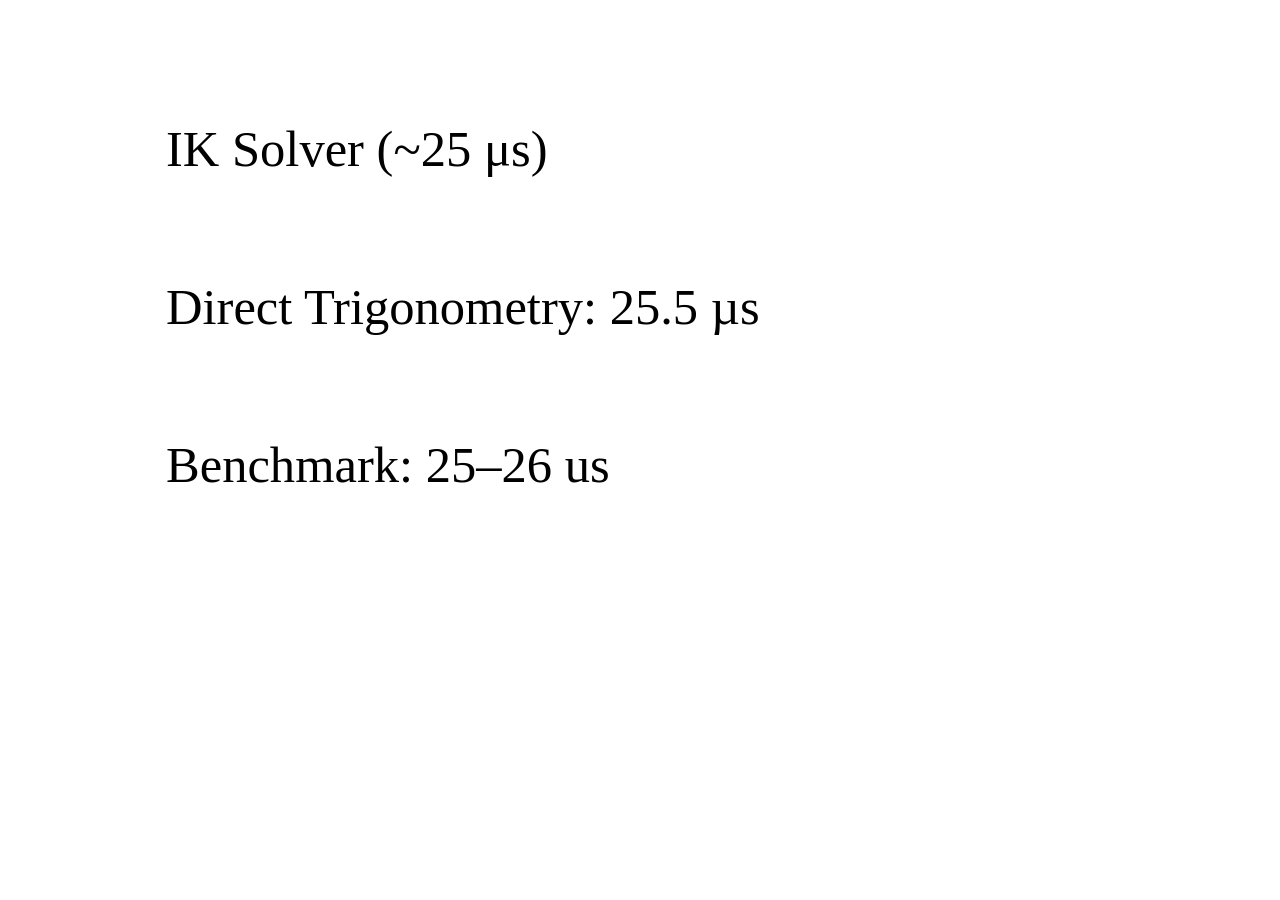
<file: tests/fixtures/claims/prohibited_ik_svg.html>
<!DOCTYPE html>
<html lang="en">
<head>
  <meta charset="UTF-8">
  <title>Fixture: Prohibited IK Timing in SVG Elements</title>
</head>
<body>
  <svg viewBox="0 0 400 200">
    <text x="50" y="50">IK Solver (~25 &#956;s)</text>
    <text x="50" y="100">Direct Trigonometry: 25.5 µs</text>
    <text x="50" y="150">Benchmark: 25–26 us</text>
  </svg>
</body>
</html>
</file>
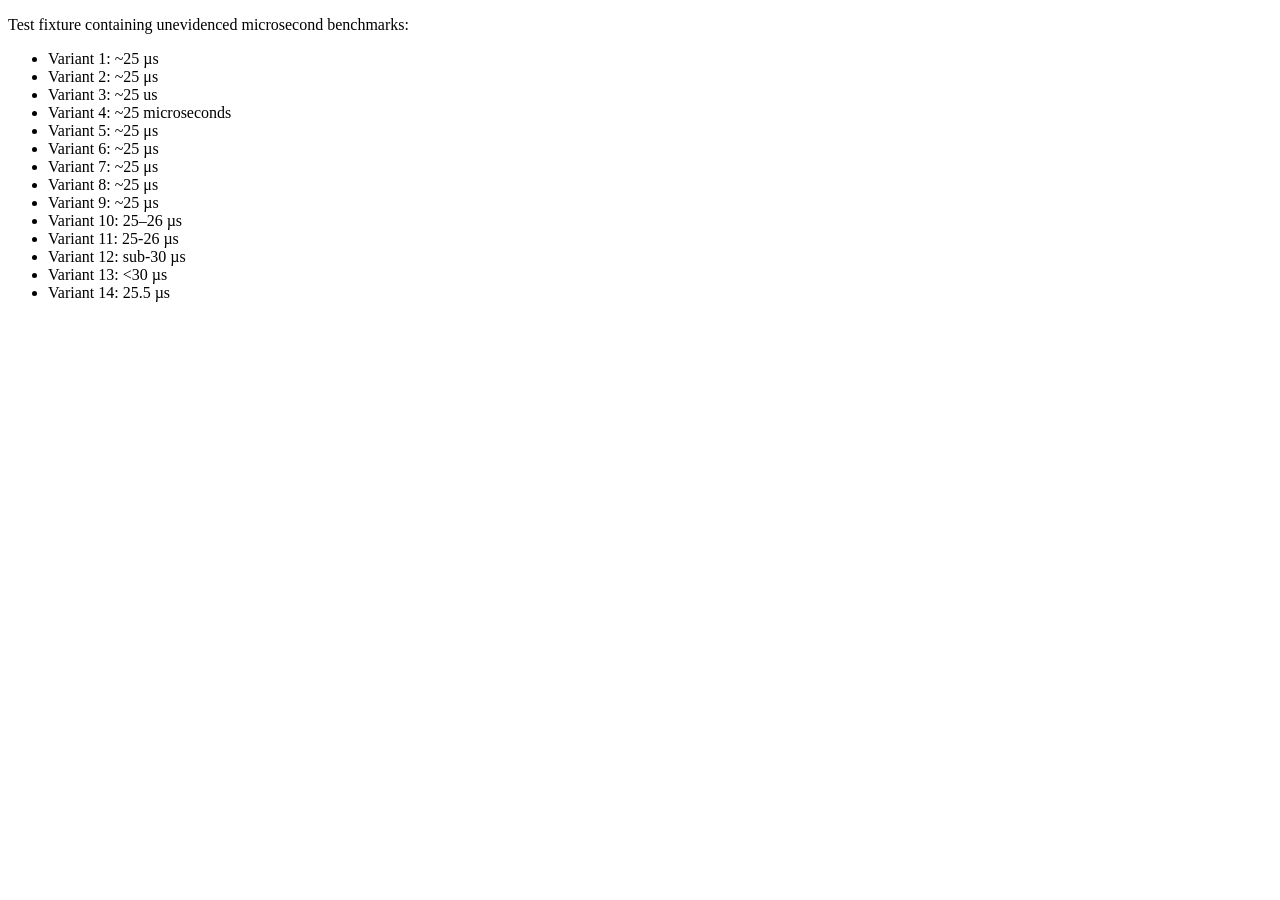
<file: tests/fixtures/claims/prohibited_ik_timing.html>
<!DOCTYPE html>
<html lang="en">
<head>
  <meta charset="UTF-8">
  <title>Fixture: Prohibited IK Timing in Body Text</title>
</head>
<body>
  <p>Test fixture containing unevidenced microsecond benchmarks:</p>
  <ul>
    <li>Variant 1: ~25 µs</li>
    <li>Variant 2: ~25 μs</li>
    <li>Variant 3: ~25 us</li>
    <li>Variant 4: ~25 microseconds</li>
    <li>Variant 5: ~25 &mu;s</li>
    <li>Variant 6: ~25 &micro;s</li>
    <li>Variant 7: ~25 &#956;s</li>
    <li>Variant 8: ~25 &#x3BC;s</li>
    <li>Variant 9: ~25 &#181;s</li>
    <li>Variant 10: 25–26 µs</li>
    <li>Variant 11: 25-26 µs</li>
    <li>Variant 12: sub-30 µs</li>
    <li>Variant 13: &lt;30 µs</li>
    <li>Variant 14: 25.5 µs</li>
  </ul>
</body>
</html>
</file>
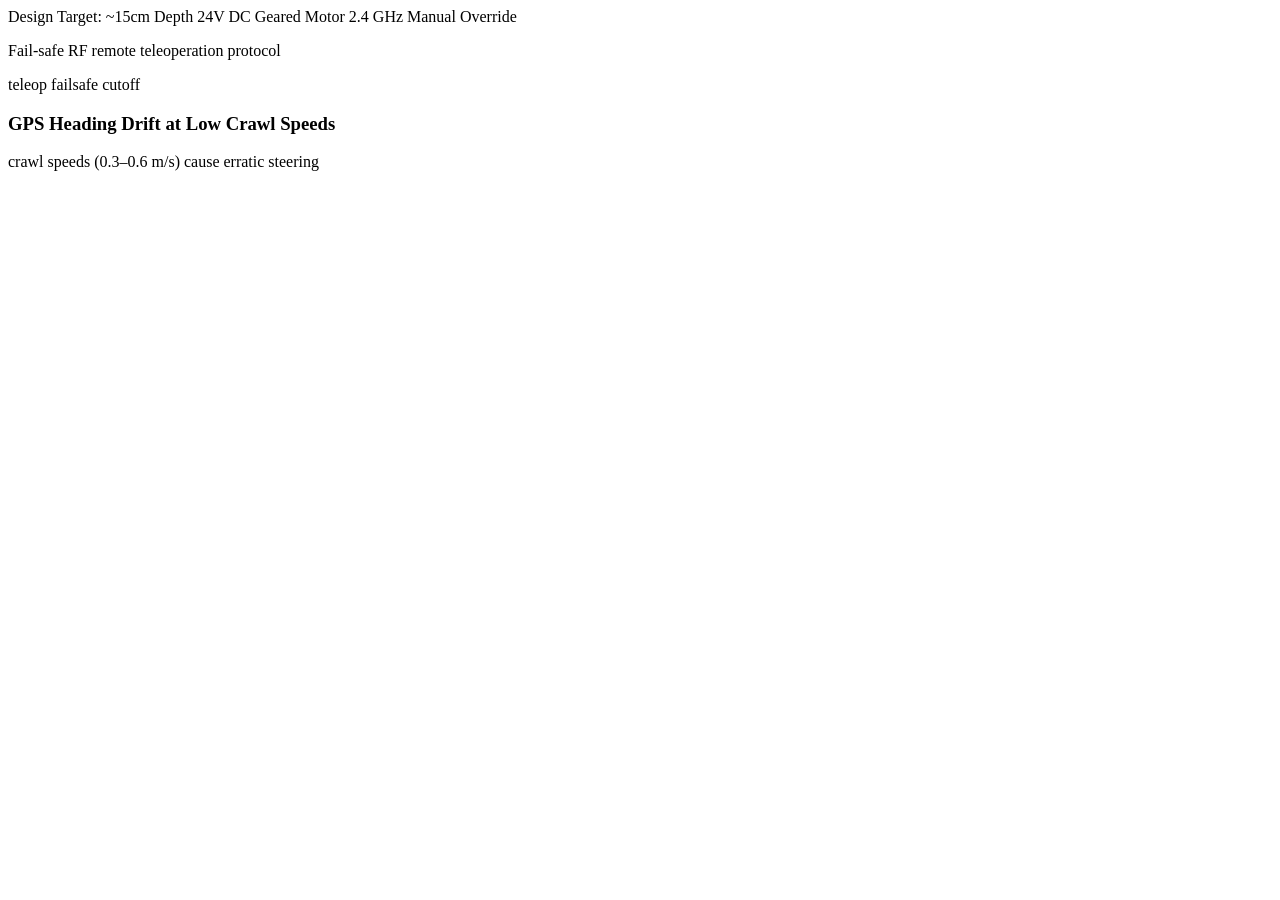
<file: tests/fixtures/claims/prohibited_tilling_claims.html>
<!DOCTYPE html>
<html lang="en">
<head>
  <meta charset="UTF-8">
  <title>Prohibited Tilling Claims Fixture</title>
</head>
<body>
  <div id="test-schematic">
    <text>Design Target: ~15cm Depth</text>
    <text>24V DC Geared Motor</text>
    <text>2.4 GHz Manual Override</text>
  </div>
  <div id="test-cards">
    <p>Fail-safe RF remote teleoperation protocol</p>
    <p>teleop failsafe cutoff</p>
    <h3>GPS Heading Drift at Low Crawl Speeds</h3>
    <p>crawl speeds (0.3–0.6 m/s) cause erratic steering</p>
  </div>
</body>
</html>
</file>
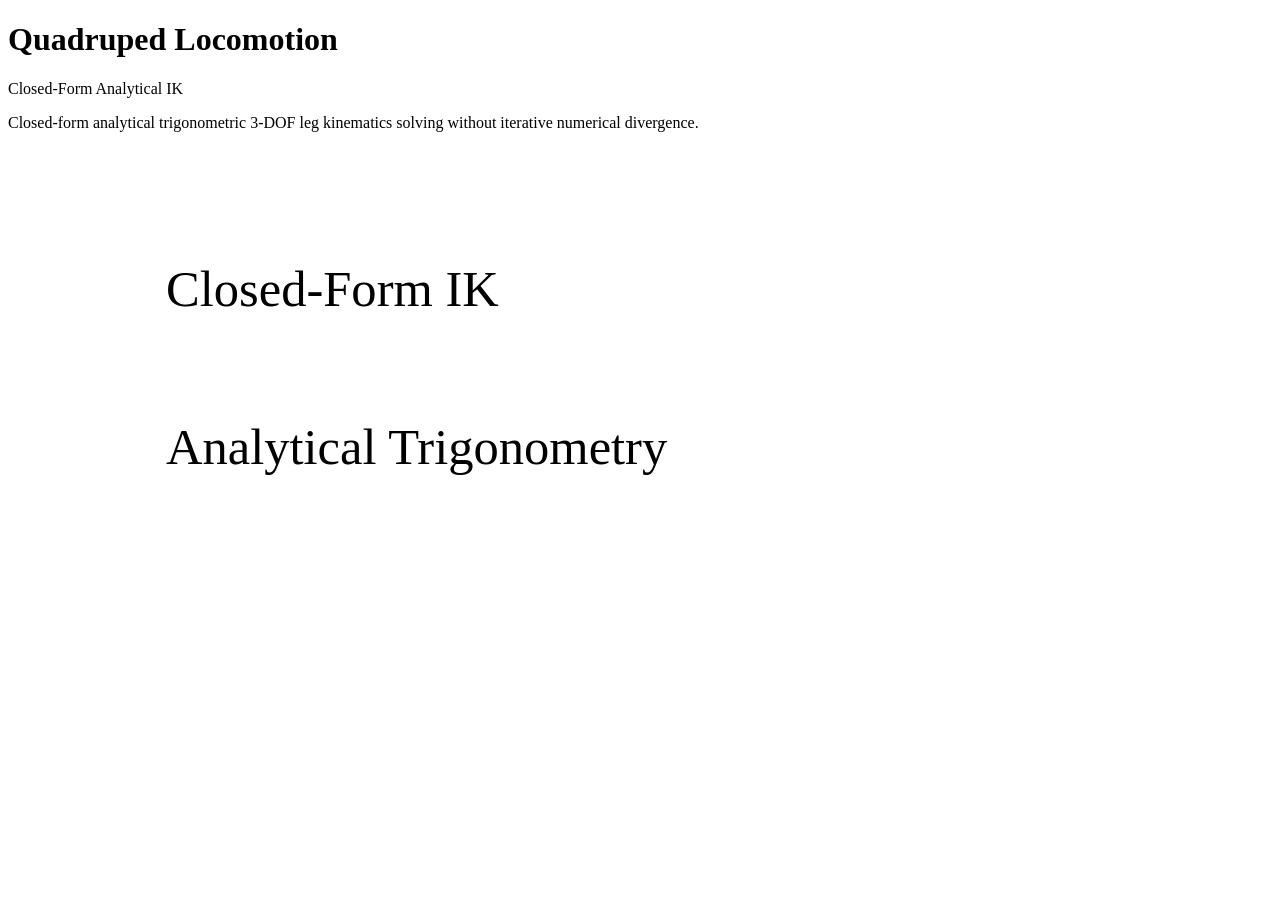
<file: tests/fixtures/claims/valid_ik_terminology.html>
<!DOCTYPE html>
<html lang="en">
<head>
  <meta charset="UTF-8">
  <title>Fixture: Valid IK Terminology</title>
  <meta name="description" content="Quadruped kinematics with closed-form analytical inverse kinematics in Python." />
  <script type="application/ld+json">
  {
    "@context": "https://schema.org",
    "@type": "TechArticle",
    "headline": "Quadruped Robot Locomotion",
    "description": "Deterministic closed-form analytical IK provides direct trigonometric solutions."
  }
  </script>
</head>
<body>
  <h1>Quadruped Locomotion</h1>
  <span class="cs-badge badge-cyan">Closed-Form Analytical IK</span>
  <p>Closed-form analytical trigonometric 3-DOF leg kinematics solving without iterative numerical divergence.</p>
  <svg viewBox="0 0 400 200">
    <text x="50" y="50">Closed-Form IK</text>
    <text x="50" y="100">Analytical Trigonometry</text>
  </svg>
</body>
</html>
</file>
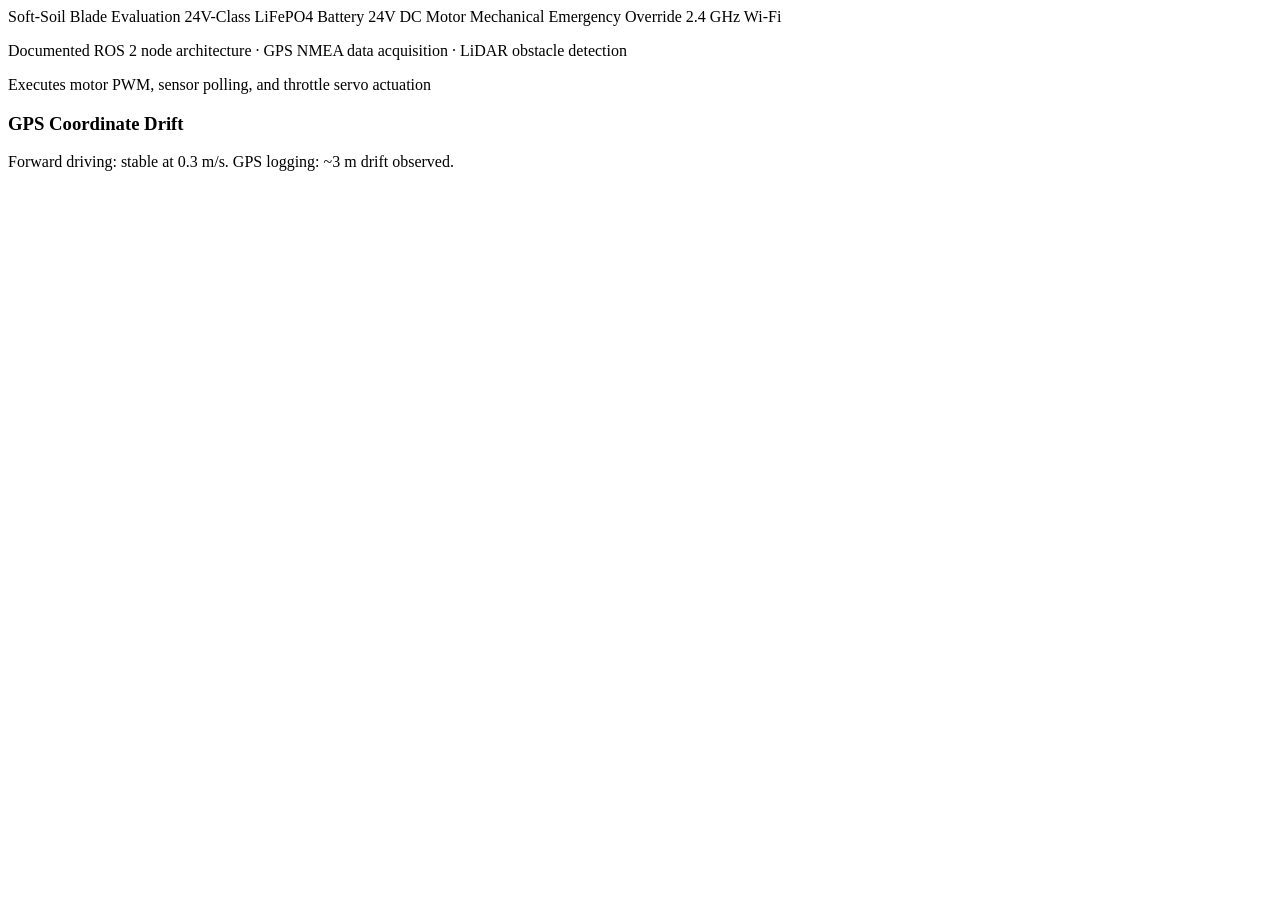
<file: tests/fixtures/claims/valid_tilling_claims.html>
<!DOCTYPE html>
<html lang="en">
<head>
  <meta charset="UTF-8">
  <title>Valid Tilling Claims Fixture</title>
</head>
<body>
  <div id="test-schematic">
    <text>Soft-Soil Blade Evaluation</text>
    <text>24V-Class LiFePO4 Battery</text>
    <text>24V DC Motor</text>
    <text>Mechanical Emergency Override</text>
    <text>2.4 GHz Wi-Fi</text>
  </div>
  <div id="test-cards">
    <p>Documented ROS 2 node architecture · GPS NMEA data acquisition · LiDAR obstacle detection</p>
    <p>Executes motor PWM, sensor polling, and throttle servo actuation</p>
    <h3>GPS Coordinate Drift</h3>
    <p>Forward driving: stable at 0.3 m/s. GPS logging: ~3 m drift observed.</p>
  </div>
</body>
</html>
</file>
<file: styles.css>
/* ===== RESET & BASE ===== */
*, *::before, *::after { box-sizing: border-box; margin: 0; padding: 0; }

:root {
  --bg: #090D14;
  --bg2: #0E1422;
  --surface: #111827;
  --surface2: #162032;
  --surface3: #1E2B42;
  --border: rgba(255, 255, 255, 0.08);
  --border-subtle: rgba(255, 255, 255, 0.05);
  --border-cyan: rgba(0, 212, 255, 0.3);
  --border-violet: rgba(139, 92, 246, 0.3);
  --accent: #8B5CF6;       /* Technical violet */
  --accent2: #00D4FF;      /* Electric cyan */
  --accent3: #A78BFA;      /* Soft violet */
  --amber: #F5A623;        /* Signal amber */
  --cyan: #00D4FF;
  --violet: #8B5CF6;
  --green: #10B981;        /* Status green */
  --text: #F1F5F9;         /* High-contrast text */
  --text-muted: #94A3B8;   /* Secondary text */
  --text-dim: #64748B;     /* Technical labels */
  --glow: rgba(139, 92, 246, 0.28);
  --glow2: rgba(0, 212, 255, 0.22);
  --font-main: 'Inter', -apple-system, BlinkMacSystemFont, sans-serif;
  --font-head: 'Space Grotesk', -apple-system, BlinkMacSystemFont, sans-serif;
  --font-mono: 'JetBrains Mono', monospace;
  --radius: 12px;
  --radius-lg: 16px;
  --transition: 0.28s cubic-bezier(0.4, 0, 0.2, 1);
}

html { scroll-behavior: smooth; overflow-x: hidden; }

/* Skip Link for Accessibility */
.skip-link {
  position: absolute;
  top: -100px;
  left: 20px;
  background: var(--accent);
  color: #fff;
  padding: 8px 16px;
  border-radius: 6px;
  z-index: 9999;
  font-weight: 600;
  text-decoration: none;
  transition: top 0.2s ease;
}
.skip-link:focus {
  top: 16px;
}

/* Screen Reader Only Accessible Utility */
.sr-only {
  position: absolute;
  width: 1px;
  height: 1px;
  padding: 0;
  margin: -1px;
  overflow: hidden;
  clip: rect(0, 0, 0, 0);
  white-space: nowrap;
  border: 0;
}

code, pre {
  overflow-wrap: anywhere;
  word-break: normal;
}

body {
  background: var(--bg);
  color: var(--text);
  font-family: var(--font-main);
  line-height: 1.7;
  overflow-x: hidden;
}

a { color: inherit; text-decoration: none; }
img { max-width: 100%; }

/* ===== SCROLLBAR ===== */
::-webkit-scrollbar { width: 5px; }
::-webkit-scrollbar-track { background: var(--bg); }
::-webkit-scrollbar-thumb { background: var(--accent); border-radius: 99px; }

/* ===== CONTAINER ===== */
.container { max-width: 1200px; margin: 0 auto; padding: 0 24px; }

/* ===== NAV ===== */
#navbar {
  position: fixed; top: 0; left: 0; right: 0; z-index: 1000;
  background: rgba(9, 13, 20, 0.85);
  backdrop-filter: blur(20px);
  -webkit-backdrop-filter: blur(20px);
  border-bottom: 1px solid var(--border);
  transition: var(--transition);
}
.nav-inner {
  max-width: 1200px; margin: 0 auto; padding: 0 24px;
  display: flex; align-items: center; justify-content: space-between;
  height: 64px;
}
.nav-logo {
  font-family: var(--font-head);
  font-weight: 700; font-size: 1.35rem;
  color: var(--text);
  letter-spacing: -0.5px;
  display: inline-flex; align-items: center; gap: 2px;
}
.nav-logo .accent { color: var(--accent2); }
.nav-links { display: flex; align-items: center; gap: 28px; list-style: none; }
.nav-links a {
  font-size: 0.85rem; font-weight: 500; color: var(--text-muted);
  transition: color var(--transition);
  position: relative;
}
.nav-links a::after {
  content: ''; position: absolute; bottom: -4px; left: 0; right: 0;
  height: 2px; background: var(--accent2);
  transform: scaleX(0); transform-origin: left;
  transition: transform var(--transition);
}
.nav-links a:hover { color: #fff; }
.nav-links a:hover::after { transform: scaleX(1); }

.accent { color: var(--accent2); }

.hamburger {
  display: none; flex-direction: column; gap: 5px;
  background: none; border: none; cursor: pointer; padding: 6px;
  border-radius: 6px;
}
.hamburger:focus-visible { outline: 2px solid var(--accent2); }
.hamburger span {
  display: block; width: 22px; height: 2px;
  background: var(--text); border-radius: 99px;
  transition: var(--transition);
}
.mobile-menu {
  display: none; flex-direction: column; gap: 0;
  background: rgba(14, 20, 34, 0.98);
  border-top: 1px solid var(--border);
  backdrop-filter: blur(24px);
  -webkit-backdrop-filter: blur(24px);
}
.mobile-link {
  padding: 14px 24px; font-size: 0.95rem; color: var(--text-muted);
  border-bottom: 1px solid var(--border);
  transition: background var(--transition), color var(--transition);
}
.mobile-link:hover { background: var(--surface); color: var(--text); }
.mobile-menu.open { display: flex; }

/* ===== HERO V5 ASYMMETRICAL SPLIT-SCREEN ===== */
#hero {
  position: relative;
  min-height: 100vh;
  display: flex;
  align-items: center;
  justify-content: center;
  overflow: hidden;
  padding: 100px 0 60px;
}
#heroCanvas {
  position: fixed; top: 0; left: 0;
  width: 100vw; height: 100vh;
  z-index: -1;
  pointer-events: none;
}
.hero-split-grid {
  display: grid;
  grid-template-columns: 1.12fr 0.98fr;
  gap: 48px;
  align-items: center;
  position: relative;
  z-index: 2;
  width: 100%;
}
.hero-info {
  display: flex;
  flex-direction: column;
  align-items: flex-start;
  text-align: left;
}
.hero-badge-v5 {
  display: inline-flex;
  align-items: center;
  gap: 8px;
  background: rgba(0, 212, 255, 0.08);
  border: 1px solid rgba(0, 212, 255, 0.28);
  padding: 6px 14px;
  border-radius: 99px;
  font-family: var(--font-mono);
  font-size: 0.73rem;
  font-weight: 500;
  color: var(--accent2);
  margin-bottom: 22px;
  letter-spacing: 0.5px;
  max-width: 100%;
}
.badge-dot {
  width: 8px; height: 8px; border-radius: 50%;
  background: #10b981;
  box-shadow: 0 0 10px #10b981;
  animation: pulse 2s infinite;
}
@keyframes pulse { 0%,100%{opacity:1;transform:scale(1);} 50%{opacity:0.6;transform:scale(1.3);} }

.hero-name {
  font-family: var(--font-head);
  font-size: clamp(3rem, 6.2vw, 5.2rem);
  font-weight: 700;
  line-height: 1.04;
  letter-spacing: -2px;
  color: #fff;
  margin-bottom: 14px;
}
.accent-text {
  background: linear-gradient(135deg, var(--accent2), #38bdf8 50%, var(--accent));
  -webkit-background-clip: text; -webkit-text-fill-color: transparent;
  background-clip: text;
}
.hero-title {
  font-family: var(--font-mono);
  font-size: clamp(0.85rem, 1.8vw, 1.05rem);
  color: var(--accent2);
  margin-bottom: 16px;
  letter-spacing: 0.5px;
}
.hero-tagline {
  font-size: clamp(1rem, 1.8vw, 1.15rem);
  color: var(--text-muted);
  line-height: 1.65;
  margin-bottom: 32px;
  max-width: 580px;
}
.hero-cta {
  display: flex;
  gap: 14px;
  flex-wrap: wrap;
  margin-bottom: 36px;
}

/* ===== BUTTONS ===== */
.btn {
  display: inline-flex; align-items: center; gap: 8px;
  padding: 12px 26px; border-radius: 10px;
  font-weight: 600; font-size: 0.9rem;
  cursor: pointer; transition: all var(--transition);
  border: 1px solid transparent;
  font-family: var(--font-head);
  letter-spacing: -0.2px;
}
.btn-primary {
  background: linear-gradient(135deg, var(--accent2), #0284c7);
  color: #04111d;
  font-weight: 700;
  box-shadow: 0 4px 20px rgba(0, 212, 255, 0.3);
}
.btn-primary:hover {
  transform: translateY(-2px);
  box-shadow: 0 8px 28px rgba(0, 212, 255, 0.45);
  color: #000;
}
.btn-outline {
  border-color: rgba(255, 255, 255, 0.15);
  color: var(--text);
  background: rgba(255, 255, 255, 0.03);
}
.btn-outline:hover {
  background: rgba(255, 255, 255, 0.08);
  border-color: rgba(255, 255, 255, 0.3);
  transform: translateY(-2px);
  color: #fff;
}
.btn-resume {
  background: rgba(139, 92, 246, 0.1);
  border-color: rgba(139, 92, 246, 0.35);
  color: var(--accent3);
}
.btn-resume:hover {
  background: rgba(139, 92, 246, 0.22);
  border-color: var(--accent);
  transform: translateY(-2px);
  color: #fff;
}
.btn-full { width: 100%; justify-content: center; }

/* ===== HERO TELEMETRY STATS GRID ===== */
.hero-stats-v5 {
  display: grid;
  grid-template-columns: repeat(4, 1fr);
  gap: 14px;
  width: 100%;
  padding-top: 24px;
  border-top: 1px solid var(--border);
}
.stat-box {
  background: rgba(17, 24, 39, 0.65);
  border: 1px solid var(--border);
  border-radius: 10px;
  padding: 10px 14px;
  transition: border-color var(--transition), transform var(--transition);
}
.stat-box:hover {
  border-color: var(--border-cyan);
  transform: translateY(-2px);
}
.stat-val {
  display: block; font-family: var(--font-head);
  font-weight: 700; font-size: 1.25rem; color: #fff;
  letter-spacing: -0.5px;
}
.stat-desc {
  font-family: var(--font-mono); font-size: 0.7rem;
  color: var(--text-dim); margin-top: 2px; display: block;
}

/* ===== HERO INTERACTIVE ROBOTICS STAGE ===== */
.hero-interactive-stage {
  position: relative;
  background: radial-gradient(circle at center, rgba(22, 32, 50, 0.75) 0%, rgba(9, 13, 20, 0.92) 100%);
  border: 1px solid var(--border-cyan);
  border-radius: var(--radius-lg);
  padding: 22px;
  box-shadow: 0 20px 50px rgba(0, 0, 0, 0.6), 0 0 32px rgba(0, 212, 255, 0.08);
  backdrop-filter: blur(16px);
  -webkit-backdrop-filter: blur(16px);
  overflow: hidden;
}
.stage-header {
  display: flex;
  align-items: center;
  justify-content: space-between;
  border-bottom: 1px solid var(--border);
  padding-bottom: 12px;
  margin-bottom: 14px;
  font-family: var(--font-mono);
  font-size: 0.72rem;
  color: var(--text-dim);
}
.stage-live-tag {
  display: flex;
  align-items: center;
  gap: 6px;
  color: var(--accent2);
  font-weight: 600;
}
.stage-svg-wrap {
  position: relative;
  width: 100%;
  aspect-ratio: 1 / 1;
  max-width: 440px;
  margin: 0 auto;
}
.stage-svg-wrap svg {
  width: 100%;
  height: 100%;
  display: block;
}
.lidar-sweep-group {
  transform-origin: 250px 250px;
  animation: radarSweep 4s linear infinite;
}
@keyframes radarSweep {
  from { transform: rotate(0deg); }
  to { transform: rotate(360deg); }
}

.telemetry-overlay {
  display: grid;
  grid-template-columns: 1fr 1fr;
  gap: 10px;
  margin-top: 14px;
}
.telem-chip {
  background: rgba(17, 24, 39, 0.75);
  border: 1px solid var(--border);
  border-radius: 8px;
  padding: 8px 12px;
  font-family: var(--font-mono);
  font-size: 0.72rem;
  display: flex;
  justify-content: space-between;
  align-items: center;
  transition: all var(--transition);
  cursor: pointer;
  user-select: none;
}
.telem-chip:hover, .telem-chip.active {
  border-color: var(--accent2);
  background: rgba(0, 212, 255, 0.09);
  color: #fff;
  transform: translateY(-1px);
}
.telem-label { color: var(--text-dim); }
.telem-val { color: var(--accent2); font-weight: 600; }
.stage-disclaimer {
  font-family: var(--font-mono);
  font-size: 0.65rem;
  color: var(--text-dim);
  text-align: center;
  margin-top: 12px;
  letter-spacing: 0.3px;
}

.hero-scroll-hint {
  position: absolute; bottom: 20px; left: 50%; transform: translateX(-50%);
  display: flex; flex-direction: column; align-items: center; gap: 6px;
  font-size: 0.68rem; letter-spacing: 2px; text-transform: uppercase;
  color: var(--text-dim); z-index: 2;
  font-family: var(--font-mono);
}
.scroll-line {
  width: 1px; height: 36px;
  background: linear-gradient(to bottom, var(--accent2), transparent);
  animation: scrollPulse 2s infinite;
}
@keyframes scrollPulse { 0%{transform:scaleY(0);transform-origin:top;} 50%{transform:scaleY(1);} 100%{transform:scaleY(0);transform-origin:bottom;} }

/* ===== SECTIONS ===== */
.section { padding: 100px 0; }
.section-alt { background: var(--bg2); }

.section-header { margin-bottom: 60px; }
.section-tag {
  display: block; font-family: var(--font-mono);
  font-size: 0.8rem; color: var(--accent2);
  margin-bottom: 8px; letter-spacing: 1px;
}
.section-title {
  font-family: var(--font-head);
  font-size: clamp(2rem, 4vw, 2.8rem);
  font-weight: 800; color: #fff;
  letter-spacing: -1px;
}
.section-sub { color: var(--text-muted); margin-top: 12px; max-width: 500px; }

/* ===== ABOUT ===== */
.about-grid {
  display: grid; grid-template-columns: 300px 1fr; gap: 64px;
  align-items: start;
}
.about-visual { position: relative; display: flex; flex-direction: column; align-items: center; gap: 24px; }
.about-card-glow {
  position: absolute; width: 200px; height: 200px;
  background: radial-gradient(circle, var(--glow) 0%, transparent 70%);
  top: 50%; left: 50%; transform: translate(-50%,-50%);
  pointer-events: none;
}
.about-avatar { position: relative; width: 180px; height: 180px; display: flex; align-items: center; justify-content: center; }
.avatar-ring {
  position: absolute; border-radius: 50%;
  pointer-events: none;
}
.ring-1 { width: 180px; height: 180px; border: 1px dashed rgba(124,58,237,0.35); }
.ring-2 { width: 144px; height: 144px; border: 1px solid rgba(6,182,212,0.25); }
.ring-3 { width: 110px; height: 110px; border: 1px solid rgba(167,139,250,0.2); }
.avatar-core {
  width: 80px; height: 80px; border-radius: 50%;
  background: var(--surface2);
  display: flex; align-items: center; justify-content: center;
  box-shadow: 0 0 30px var(--glow);
}
.avatar-icon { width: 50px; height: 50px; }

.about-tags { display: flex; flex-wrap: wrap; gap: 8px; justify-content: center; }
.tag {
  background: var(--surface2); border: 1px solid var(--border);
  padding: 6px 14px; border-radius: 99px;
  font-size: 0.78rem; font-weight: 500; color: var(--text-muted);
  transition: all var(--transition);
}
.tag:hover { border-color: var(--accent); color: var(--accent3); }

.about-text p { color: var(--text-muted); margin-bottom: 16px; }
.about-text p strong { color: var(--text); }
.about-lead { font-size: 1.05rem; color: var(--text) !important; font-weight: 500; }

.about-highlights { margin-top: 24px; display: flex; flex-direction: column; gap: 12px; }
.highlight-item { display: flex; align-items: center; gap: 12px; font-size: 0.9rem; color: var(--text-muted); }
.highlight-icon { font-size: 1rem; }

/* ===== PROJECTS ===== */
.projects-grid { display: grid; grid-template-columns: repeat(3,1fr); gap: 24px; }
.project-card {
  position: relative; border-radius: var(--radius);
  background: var(--surface);
  border: 1px solid var(--border);
  overflow: hidden; cursor: default;
  transition: transform var(--transition), box-shadow var(--transition), border-color var(--transition);
}
.project-card:hover {
  transform: translateY(-4px);
  border-color: rgba(6,182,212,0.4);
  box-shadow: 0 12px 32px rgba(0,0,0,0.35);
}
.project-card:hover .project-glow { opacity: 1; }
.project-glow {
  position: absolute; inset: 0;
  background: radial-gradient(circle at 50% 0%, rgba(6,182,212,0.06), transparent 70%);
  opacity: 0; transition: opacity var(--transition); pointer-events: none;
}
.project-card-inner { padding: 28px; position: relative; z-index: 1; }
.project-num {
  font-family: var(--font-mono); font-size: 0.75rem;
  color: var(--text-dim); margin-bottom: 12px;
}
.project-icon { font-size: 2rem; margin-bottom: 14px; display: block; }
.project-title {
  font-family: var(--font-head); font-weight: 700;
  font-size: 1.15rem; color: #fff; margin-bottom: 12px;
}
.project-desc { font-size: 0.875rem; color: var(--text-muted); margin-bottom: 20px; line-height: 1.65; }
.project-tech {
  display: flex; flex-wrap: wrap; gap: 8px;
  list-style: none; margin-bottom: 20px;
}
.project-tech li {
  background: rgba(124,58,237,0.1);
  border: 1px solid rgba(124,58,237,0.2);
  padding: 4px 10px; border-radius: 6px;
  font-size: 0.75rem; color: var(--accent3);
  font-family: var(--font-mono);
}
.project-footer { border-top: 1px solid var(--border); padding-top: 16px; }
.project-badge {
  font-size: 0.75rem; font-weight: 600;
  color: var(--accent2); background: rgba(6,182,212,0.08);
  padding: 4px 12px; border-radius: 99px;
  border: 1px solid rgba(6,182,212,0.2);
}

/* ===== SKILLS ===== */
.skills-grid { display: grid; grid-template-columns: repeat(2,1fr); gap: 28px; margin-bottom: 48px; }
.skill-category {
  background: var(--surface); border: 1px solid var(--border);
  border-radius: var(--radius); padding: 28px;
  transition: border-color var(--transition);
}
.skill-category:hover { border-color: rgba(124,58,237,0.4); }
.skill-cat-header { display: flex; align-items: center; gap: 12px; margin-bottom: 24px; }
.skill-cat-icon { font-size: 1.4rem; }
.skill-cat-header h3 {
  font-family: var(--font-head); font-weight: 700;
  font-size: 1rem; color: #fff;
}
.skill-bars { display: flex; flex-direction: column; gap: 16px; }
.skill-bar-item { display: flex; align-items: center; gap: 12px; }
.skill-name { font-size: 0.8rem; color: var(--text-muted); min-width: 160px; flex-shrink: 0; }
.skill-track {
  flex: 1; height: 6px; background: var(--surface2);
  border-radius: 99px; overflow: hidden;
}
.skill-fill {
  height: 100%; width: 0; border-radius: 99px;
  background: linear-gradient(90deg, var(--accent), var(--accent2));
  transition: width 1s cubic-bezier(0.4,0,0.2,1);
  box-shadow: 0 0 8px var(--glow);
}
.skill-pct { font-family: var(--font-mono); font-size: 0.7rem; color: var(--accent3); min-width: 32px; text-align: right; }

.tech-pills { display: flex; flex-wrap: wrap; gap: 10px; }
.pill {
  background: var(--surface2); border: 1px solid var(--border);
  padding: 8px 18px; border-radius: 99px;
  font-family: var(--font-mono); font-size: 0.78rem;
  color: var(--text-muted);
  transition: all var(--transition);
}
.pill:hover {
  background: rgba(124,58,237,0.12);
  border-color: var(--accent); color: var(--accent3);
  transform: translateY(-2px);
}

/* ===== TIMELINE ===== */
.timeline { position: relative; padding-left: 32px; margin-bottom: 60px; }
.timeline::before {
  content: ''; position: absolute; left: 0; top: 8px; bottom: 8px;
  width: 2px;
  background: linear-gradient(to bottom, var(--accent), var(--accent2), transparent);
}
.timeline-item { position: relative; margin-bottom: 36px; }
.timeline-dot {
  position: absolute; left: -38px; top: 8px;
  width: 12px; height: 12px; border-radius: 50%;
  background: var(--accent);
  box-shadow: 0 0 12px var(--glow);
  border: 2px solid var(--bg2);
}
.timeline-card {
  background: var(--surface); border: 1px solid var(--border);
  border-radius: var(--radius); padding: 24px;
  transition: border-color var(--transition);
}
.timeline-card:hover { border-color: rgba(124,58,237,0.4); }
.timeline-header { margin-bottom: 12px; }
.timeline-role {
  display: block; font-family: var(--font-head);
  font-weight: 700; font-size: 1rem; color: #fff;
}
.timeline-org { font-size: 0.8rem; color: var(--accent2); font-family: var(--font-mono); }
.timeline-desc { font-size: 0.875rem; color: var(--text-muted); margin-bottom: 14px; }
.timeline-tags { display: flex; flex-wrap: wrap; gap: 8px; }
.timeline-tags span {
  background: rgba(6,182,212,0.08); border: 1px solid rgba(6,182,212,0.2);
  padding: 3px 10px; border-radius: 6px;
  font-size: 0.72rem; color: var(--accent2);
  font-family: var(--font-mono);
}

/* ===== GOALS ===== */
.goals-block {
  background: var(--surface); border: 1px solid var(--border);
  border-radius: var(--radius); padding: 36px;
}
.goals-title {
  font-family: var(--font-head); font-weight: 700;
  font-size: 1.2rem; color: #fff; margin-bottom: 24px;
}
.goals-grid { display: grid; grid-template-columns: repeat(3,1fr); gap: 20px; }
.goal-item {
  background: var(--surface2); border: 1px solid var(--border);
  border-radius: 12px; padding: 20px;
  display: flex; flex-direction: column; gap: 12px;
  transition: border-color var(--transition), transform var(--transition);
}
.goal-item:hover { border-color: rgba(124,58,237,0.4); transform: translateY(-4px); }
.goal-icon { font-size: 1.6rem; }
.goal-item p { font-size: 0.875rem; color: var(--text-muted); }

/* ===== MEDIA ===== */
.media-grid { display: grid; grid-template-columns: repeat(3,1fr); gap: 24px; }
.media-card {
  background: var(--surface); border: 1px solid var(--border);
  border-radius: var(--radius); padding: 32px 24px;
  text-align: center;
  transition: transform var(--transition), border-color var(--transition), box-shadow var(--transition);
}
.media-card:hover {
  transform: translateY(-6px); border-color: rgba(124,58,237,0.4);
  box-shadow: 0 16px 40px rgba(0,0,0,0.4), 0 0 20px var(--glow);
}
.media-icon-wrap {
  width: 72px; height: 72px; border-radius: 50%;
  background: linear-gradient(135deg, rgba(124,58,237,0.2), rgba(6,182,212,0.2));
  border: 1px solid var(--border);
  display: flex; align-items: center; justify-content: center;
  margin: 0 auto 20px; font-size: 1.8rem;
  transition: transform var(--transition);
}
.media-card:hover .media-icon-wrap { transform: scale(1.1) rotate(5deg); }
.media-card h3 {
  font-family: var(--font-head); font-weight: 700;
  font-size: 1rem; color: #fff; margin-bottom: 12px;
}
.media-card p { font-size: 0.875rem; color: var(--text-muted); margin-bottom: 16px; }
.media-tag {
  display: inline-block;
  background: rgba(124,58,237,0.1); border: 1px solid rgba(124,58,237,0.25);
  padding: 4px 14px; border-radius: 99px;
  font-size: 0.75rem; color: var(--accent3); font-family: var(--font-mono);
}

/* ===== CONTACT ===== */
.contact-grid { display: grid; grid-template-columns: 300px 1fr; gap: 60px; align-items: start; }
.contact-info { display: flex; flex-direction: column; gap: 24px; }
.contact-link-item { display: flex; align-items: center; gap: 16px; }
.contact-link-icon {
  width: 44px; height: 44px; border-radius: 10px;
  background: var(--surface); border: 1px solid var(--border);
  display: flex; align-items: center; justify-content: center;
  font-size: 1.2rem; flex-shrink: 0;
}
.contact-link-label { display: block; font-size: 0.72rem; color: var(--text-dim); font-family: var(--font-mono); margin-bottom: 2px; }
.contact-link-val { font-size: 0.875rem; color: var(--accent3); transition: color var(--transition); }
.contact-link-val:hover { color: var(--accent2); }
.contact-location { font-size: 0.875rem; color: var(--text-muted); margin-top: 8px; }

.contact-form { display: flex; flex-direction: column; gap: 20px; }
.form-group { display: flex; flex-direction: column; gap: 8px; }
.form-group label { font-size: 0.8rem; font-weight: 600; color: var(--text-muted); letter-spacing: 0.5px; }
.form-group input, .form-group textarea {
  background: var(--surface); border: 1px solid var(--border);
  border-radius: 10px; padding: 13px 16px;
  color: var(--text); font-family: var(--font-main); font-size: 0.9rem;
  transition: border-color var(--transition), box-shadow var(--transition);
  resize: vertical;
}
.form-group input:focus, .form-group textarea:focus {
  outline: none; border-color: var(--accent);
  box-shadow: 0 0 0 3px rgba(124,58,237,0.15);
}
.form-group input::placeholder, .form-group textarea::placeholder { color: var(--text-dim); }
.form-note { font-size: 0.8rem; color: var(--accent2); min-height: 20px; }

/* ===== FOOTER ===== */
#footer {
  padding: 40px 24px; text-align: center;
  border-top: 1px solid var(--border);
  background: var(--bg);
}
.footer-text { font-size: 0.9rem; color: var(--text-muted); }
.footer-sub { font-size: 0.78rem; color: var(--text-dim); margin-top: 6px; }

/* ===== ANIMATIONS ===== */
@keyframes fadeUp { from{opacity:0;transform:translateY(30px);} to{opacity:1;transform:translateY(0);} }
@keyframes fadeDown { from{opacity:0;transform:translateY(-20px);} to{opacity:1;transform:translateY(0);} }
@keyframes fadeIn { from{opacity:0;} to{opacity:1;} }

.reveal {
  opacity: 0; transform: translateY(30px);
  transition: opacity 0.7s ease, transform 0.7s ease;
}
.reveal.visible { opacity: 1; transform: translateY(0); }

/* ===== RESPONSIVE ===== */
@media(max-width: 900px) {
  .about-grid { grid-template-columns: 1fr; gap: 40px; }
  .about-visual { margin: 0 auto; }
  .projects-grid { grid-template-columns: 1fr; }
  .skills-grid { grid-template-columns: 1fr; }
  .goals-grid { grid-template-columns: 1fr; }
  .media-grid { grid-template-columns: 1fr; }
  .contact-grid { grid-template-columns: 1fr; }
  .nav-links { display: none; }
  .hamburger { display: flex; }
}
@media(max-width: 600px) {
  .hero-cta { flex-direction: column; align-items: center; }
  .hero-stats { gap: 0; }
  .stat { padding: 0 16px; }
  .skill-name { min-width: 120px; }
  .timeline { padding-left: 24px; }
}

/* ============================================================
   NEW STYLES — added by portfolio enhancement
   ============================================================ */

/* ===== NAV RESUME BUTTON ===== */
.nav-resume-btn {
  display: inline-flex; align-items: center; gap: 4px;
  background: rgba(124,58,237,0.12);
  border: 1px solid rgba(124,58,237,0.35);
  padding: 5px 14px; border-radius: 99px;
  font-size: 0.8rem; font-weight: 600;
  color: var(--accent3);
  transition: all var(--transition);
  white-space: nowrap;
}
.nav-resume-btn:hover {
  background: rgba(124,58,237,0.22);
  border-color: var(--accent);
  color: #fff;
}

/* ===== HERO RESUME BUTTON ===== */
.btn-resume {
  display: inline-flex; align-items: center; gap: 6px;
  padding: 13px 28px; border-radius: 10px;
  font-weight: 600; font-size: 0.9rem;
  background: rgba(6,182,212,0.1);
  border: 2px solid rgba(6,182,212,0.4);
  color: var(--accent2);
  transition: all var(--transition);
}
.btn-resume:hover {
  background: rgba(6,182,212,0.2);
  border-color: var(--accent2);
  transform: translateY(-2px);
  color: #fff;
}

/* ===== PROJECTS GRID — 2 columns ===== */
/* Override the existing repeat(3,1fr) */
.projects-grid { display: grid; grid-template-columns: repeat(2,1fr); gap: 28px; }

/* ===== PROJECT CARD — extended layout ===== */
/* Note: .project-card has overflow:hidden which is fine (carousel is inside) */
.project-card {
  display: flex; flex-direction: column; overflow: hidden;
}
.project-card-inner { flex: 1; display: flex; flex-direction: column; padding: 28px; position: relative; z-index: 1; }

/* project meta row (number + icon) */
.project-meta { display: flex; align-items: center; gap: 10px; margin-bottom: 10px; }
/* Override old block display/margins so meta row stays inline */
.project-num { font-family: var(--font-mono); font-size: 0.75rem; color: var(--text-dim); margin-bottom: 0; display: inline; }
.project-icon { font-size: 1.6rem; display: inline; margin-bottom: 0; }

/* ===== PROJECT NARRATIVE (Problem / Approach / Result) ===== */
.project-narrative { display: flex; flex-direction: column; gap: 14px; margin: 16px 0 20px; }
.narrative-block { padding: 12px 14px; border-radius: 8px; background: rgba(255,255,255,0.03); border-left: 2px solid transparent; }
.narrative-block:hover { background: rgba(124,58,237,0.05); }
.narrative-label {
  display: inline-block;
  font-family: var(--font-mono); font-size: 0.68rem;
  font-weight: 600; letter-spacing: 0.8px;
  border-radius: 4px; padding: 2px 8px; margin-bottom: 6px;
  text-transform: uppercase;
}
.narrative-label.problem  { background: rgba(239,68,68,0.1);  color: #f87171; border-left-color: #f87171; }
.narrative-label.approach { background: rgba(124,58,237,0.12); color: var(--accent3); }
.narrative-label.result   { background: rgba(6,182,212,0.1);  color: var(--accent2); }
.narrative-block p { font-size: 0.845rem; color: var(--text-muted); line-height: 1.65; margin: 0; }
.narrative-block p strong { color: var(--text); }

/* ===== IMAGE CAROUSEL ===== */
.proj-carousel {
  position: relative; overflow: hidden;
  background: var(--surface2);
  border-radius: var(--radius) var(--radius) 0 0;
  min-height: 200px;
}
.carousel-track {
  display: flex; transition: transform 0.42s cubic-bezier(0.4,0,0.2,1);
  will-change: transform;
}
.carousel-track figure {
  min-width: 100%; margin: 0;
  display: flex; flex-direction: column;
}
.carousel-track img {
  width: 100%; height: 220px; object-fit: cover; display: block;
}
.carousel-track figcaption {
  font-family: var(--font-mono); font-size: 0.72rem;
  color: var(--text-dim); padding: 6px 12px;
  background: rgba(8,11,18,0.7);
}
.carousel-placeholder {
  display: flex; flex-direction: column;
  align-items: center; justify-content: center; gap: 8px;
  min-height: 200px; padding: 24px; text-align: center;
  color: var(--text-dim);
}
.carousel-placeholder span { font-size: 2rem; opacity: 0.5; }
.carousel-placeholder p { font-size: 0.78rem; margin: 0; }
.carousel-placeholder code { color: var(--accent3); font-size: 0.72rem; }
.carousel-btn {
  position: absolute; top: 50%; transform: translateY(-50%);
  background: rgba(8,11,18,0.7); border: 1px solid var(--border);
  color: var(--text); font-size: 1.4rem; line-height: 1;
  width: 36px; height: 36px; border-radius: 50%;
  cursor: pointer; display: flex; align-items: center; justify-content: center;
  transition: all var(--transition); z-index: 5;
}
.carousel-btn:hover { background: var(--accent); border-color: var(--accent); }
.carousel-prev { left: 10px; }
.carousel-next { right: 10px; }

/* ===== VIDEO SLOT ===== */
.proj-video { margin-top: auto; padding-top: 16px; }
.proj-video video { width: 100%; border-radius: 8px; display: block; }
.video-placeholder {
  display: flex; align-items: center; gap: 12px;
  padding: 14px; border-radius: 8px;
  background: rgba(255,255,255,0.02);
  border: 1px dashed rgba(124,58,237,0.2);
  color: var(--text-dim);
}
.video-placeholder span { font-size: 1.3rem; flex-shrink: 0; }
.video-placeholder p { font-size: 0.76rem; margin: 0; line-height: 1.5; }
.video-placeholder code { color: var(--accent3); font-size: 0.7rem; }

/* ===== PROJECT FOOTER LINKS ===== */
.project-footer { display: flex; align-items: center; justify-content: space-between; flex-wrap: wrap; gap: 10px; border-top: 1px solid var(--border); padding-top: 16px; margin-top: 16px; }
.project-links { display: flex; align-items: center; gap: 10px; flex-wrap: wrap; }
.proj-link {
  display: inline-flex; align-items: center; gap: 5px;
  font-size: 0.78rem; font-weight: 600;
  padding: 5px 12px; border-radius: 6px;
  transition: all var(--transition);
}
.proj-github {
  background: rgba(255,255,255,0.05);
  border: 1px solid rgba(255,255,255,0.1);
  color: var(--text-muted);
}
.proj-github:hover { background: rgba(255,255,255,0.1); color: #fff; }
.proj-casestudy {
  color: var(--accent2);
  border: 1px solid rgba(6,182,212,0.25);
  background: rgba(6,182,212,0.07);
}
.proj-casestudy:hover { background: rgba(6,182,212,0.15); color: #fff; }

/* ===== SKILLS — PILL LAYOUT ===== */
.skills-pill-grid {
  display: grid;
  grid-template-columns: repeat(3, 1fr);
  gap: 20px;
}
.skill-pill-group {
  background: var(--surface); border: 1px solid var(--border);
  border-radius: var(--radius); padding: 24px;
  transition: border-color var(--transition);
}
.skill-pill-group:hover { border-color: rgba(124,58,237,0.35); }
.skill-pills { display: flex; flex-wrap: wrap; gap: 8px; margin-top: 14px; }
.skill-pill {
  display: inline-flex; align-items: center;
  background: var(--surface2); border: 1px solid var(--border);
  padding: 5px 14px; border-radius: 99px;
  font-family: var(--font-mono); font-size: 0.75rem;
  color: var(--text-muted);
  transition: all var(--transition);
  cursor: pointer; text-decoration: none;
}
a.skill-pill:hover {
  background: rgba(124,58,237,0.12);
  border-color: var(--accent);
  color: var(--accent3);
  transform: translateY(-2px);
}
span.skill-pill { cursor: default; }

/* ===== RESPONSIVE UPDATES ===== */
@media(max-width: 1100px) {
  .skills-pill-grid { grid-template-columns: repeat(2, 1fr); }
}
@media(max-width: 992px) {
  .hero-split-grid { grid-template-columns: 1fr; gap: 40px; }
  .hero-info { align-items: center; text-align: center; width: 100%; }
  .hero-tagline { margin-left: auto; margin-right: auto; }
  .hero-cta { justify-content: center; }
  .hero-interactive-stage { max-width: 460px; margin: 0 auto; width: 100%; }
}
@media(max-width: 900px) {
  .about-grid { grid-template-columns: 1fr; gap: 40px; }
  .about-visual { margin: 0 auto; }
  .projects-grid { grid-template-columns: 1fr; }
  .skills-pill-grid { grid-template-columns: repeat(2, 1fr); }
  .goals-grid { grid-template-columns: 1fr; }
  .media-grid { grid-template-columns: 1fr; }
  .contact-grid { grid-template-columns: 1fr; }
  .nav-links { display: none; }
  .hamburger { display: flex; }
}
@media(max-width: 600px) {
  .hero-badge-v5 { font-size: 0.68rem; padding: 5px 12px; }
  .hero-split-grid { gap: 32px; width: 100%; max-width: 100%; }
  .hero-info { width: 100%; max-width: 100%; }
  .hero-tagline { width: 100%; max-width: 100%; font-size: 0.95rem; }
  .hero-interactive-stage { width: 100%; max-width: 100%; padding: 14px 10px; }
  .stage-svg-wrap { max-width: 100%; width: 100%; }
  .stage-header { font-size: 0.64rem; }
  .telemetry-overlay { grid-template-columns: 1fr; gap: 6px; }
  .skills-pill-grid { grid-template-columns: 1fr; }
  .hero-stats-v5 { grid-template-columns: repeat(2, 1fr); gap: 10px; }
  .project-footer { flex-direction: column; align-items: flex-start; }
  .hero-cta { flex-direction: column; align-items: center; width: 100%; }
  .btn { width: 100%; justify-content: center; }
  .container { padding: 0 16px; }
  .nav-inner { padding: 0 16px; }
}

/* ===== FOCUS STATES (Accessibility) ===== */
:focus-visible {
  outline: 2px solid var(--accent2);
  outline-offset: 3px;
}
a:focus-visible, button:focus-visible, input:focus-visible, textarea:focus-visible {
  outline: 2px solid var(--accent2);
  outline-offset: 3px;
  border-radius: 4px;
}

/* ===== HERO CANVAS ===== */
#hero { isolation: isolate; }

/* ===== TIMELINE — current job entry accent ===== */
#exp-evolve .timeline-dot {
  background: var(--accent2);
  box-shadow: 0 0 12px var(--glow2);
}
#exp-evolve .timeline-role { color: var(--accent2); }

/* ===== ABOUT — longer highlight text wraps cleanly ===== */
.highlight-item span { line-height: 1.4; }

/* ===== CASE STUDY NAV RESPONSIVE ===== */
.cs-nav-inner {
  max-width: 1200px; margin: 0 auto; padding: 0 24px;
  display: flex; align-items: center; justify-content: space-between;
  height: 64px; flex-wrap: wrap; gap: 8px;
}

/* ===== REDUCED MOTION: stop animations for accessibility ===== */
@media (prefers-reduced-motion: reduce) {
  html { scroll-behavior: auto !important; }
  .avatar-ring, .badge-dot, .scroll-line, .lidar-sweep-group { animation: none !important; }
  .reveal { transition: none !important; opacity: 1 !important; transform: none !important; }
  .btn:hover, .project-card:hover, .skill-pill:hover, .tag:hover, .goal-item:hover, .stat-box:hover, .telem-chip:hover {
    transform: none !important;
  }
}

/* ===== SMALL MOBILE FIXES (< 480px) ===== */
@media(max-width: 480px) {
  .skills-pill-grid { grid-template-columns: 1fr; }
  .timeline { padding-left: 20px; }
  .timeline-dot { left: -28px; }
  .container { padding: 0 16px; }
  .hero-stats-v5 { grid-template-columns: 1fr; gap: 8px; }
}

/* ===== CASE STUDY HERO & VISUAL IDENTITY ===== */
.cs-hero {
  padding: 120px 0 64px;
  position: relative;
  border-bottom: 1px solid var(--border);
  overflow: hidden;
}
.cs-hero-grid {
  display: grid;
  grid-template-columns: 1.12fr 0.88fr;
  gap: 40px;
  align-items: center;
}
.cs-hero-content {
  display: flex;
  flex-direction: column;
  align-items: flex-start;
  text-align: left;
}
.cs-hero-visual-card {
  position: relative;
  background: radial-gradient(circle at center, rgba(22, 32, 50, 0.88) 0%, rgba(9, 13, 20, 0.96) 100%);
  border: 1px solid var(--border-cyan);
  border-radius: var(--radius-lg);
  padding: 20px;
  box-shadow: 0 20px 48px rgba(0, 0, 0, 0.55), 0 0 28px rgba(0, 212, 255, 0.08);
  backdrop-filter: blur(16px);
  -webkit-backdrop-filter: blur(16px);
  overflow: hidden;
  width: 100%;
}
.cs-hero-visual-header {
  display: flex;
  justify-content: space-between;
  align-items: center;
  border-bottom: 1px solid var(--border);
  padding-bottom: 10px;
  margin-bottom: 14px;
  font-family: var(--font-mono);
  font-size: 0.72rem;
  color: var(--text-dim);
}
.cs-hero-visual-tag {
  display: flex;
  align-items: center;
  gap: 6px;
  color: var(--accent2);
  font-weight: 600;
}
.cs-hero-actions {
  display: flex;
  gap: 12px;
  flex-wrap: wrap;
  margin-top: 24px;
}
.btn-sm {
  padding: 10px 18px;
  font-size: 0.82rem;
}

/* Quadruped Hero Visual Preview */
.quad-preview-tabs {
  display: flex;
  gap: 8px;
  margin-bottom: 12px;
}
.quad-tab-btn {
  background: var(--surface2);
  border: 1px solid var(--border);
  color: var(--text-muted);
  font-family: var(--font-mono);
  font-size: 0.72rem;
  padding: 6px 12px;
  border-radius: 6px;
  cursor: pointer;
  transition: all var(--transition);
}
.quad-tab-btn:hover, .quad-tab-btn.active {
  background: rgba(139, 92, 246, 0.18);
  border-color: var(--accent);
  color: #fff;
}
.quad-tab-panel {
  display: none;
}
.quad-tab-panel.active {
  display: block;
}
.quad-tab-panel img {
  width: 100%;
  height: auto;
  border-radius: 8px;
  border: 1px solid var(--border);
}

/* Technical figure styling */
.tech-figure-wrap {
  position: relative;
  border-radius: 8px;
  overflow: hidden;
  margin: 14px 0;
}
.tech-figure-caption {
  font-family: var(--font-mono);
  font-size: 0.74rem;
  color: var(--text-dim);
  text-align: center;
  margin-top: 10px;
  line-height: 1.5;
}
.figure-zoom-hint {
  display: inline-flex;
  align-items: center;
  gap: 4px;
  font-family: var(--font-mono);
  font-size: 0.68rem;
  color: var(--accent2);
  margin-top: 4px;
  cursor: pointer;
}

/* Responsive tables */
.table-responsive {
  width: 100%;
  overflow-x: auto;
  -webkit-overflow-scrolling: touch;
  margin: 20px 0;
  border-radius: var(--radius);
  border: 1px solid var(--border);
  background: var(--surface);
}
.table-responsive table {
  width: 100%;
  min-width: 520px;
  border-collapse: collapse;
}

/* Technical Diagram Lightbox Modal */
.diagram-modal {
  position: fixed;
  inset: 0;
  z-index: 10000;
  background: rgba(4, 7, 13, 0.9);
  backdrop-filter: blur(12px);
  -webkit-backdrop-filter: blur(12px);
  display: none;
  align-items: center;
  justify-content: center;
  padding: 24px;
  opacity: 0;
  transition: opacity 0.25s ease;
}
.diagram-modal.active {
  display: flex;
  opacity: 1;
}
.diagram-modal-dialog {
  position: relative;
  background: var(--surface);
  border: 1px solid var(--border-cyan);
  border-radius: var(--radius-lg);
  max-width: 1000px;
  width: 100%;
  max-height: 90vh;
  overflow-y: auto;
  padding: 24px;
  box-shadow: 0 24px 64px rgba(0, 0, 0, 0.8), 0 0 32px rgba(0, 212, 255, 0.12);
}
.diagram-modal-close {
  position: absolute;
  top: 16px;
  right: 16px;
  background: var(--surface2);
  border: 1px solid var(--border);
  color: var(--text-muted);
  width: 36px;
  height: 36px;
  border-radius: 50%;
  display: flex;
  align-items: center;
  justify-content: center;
  cursor: pointer;
  font-size: 1.2rem;
  transition: all var(--transition);
  z-index: 2;
}
.diagram-modal-close:hover {
  color: #fff;
  border-color: var(--accent2);
  background: rgba(0, 212, 255, 0.15);
}
.diagram-modal-body {
  margin-top: 10px;
  display: flex;
  flex-direction: column;
  align-items: center;
}
.diagram-modal-body img, .diagram-modal-body svg {
  max-width: 100%;
  height: auto;
  border-radius: 8px;
}
.diagram-modal-caption {
  font-family: var(--font-mono);
  font-size: 0.8rem;
  color: var(--text-muted);
  text-align: center;
  margin-top: 16px;
  line-height: 1.6;
}
.zoomable-figure {
  cursor: zoom-in;
  transition: border-color var(--transition);
}
.zoomable-figure:hover {
  border-color: var(--accent2) !important;
}

@media(max-width: 1024px) {
  .cs-hero-grid {
    grid-template-columns: 1fr;
    gap: 36px;
  }
  .cs-hero-content {
    text-align: center;
    align-items: center;
  }
  .cs-hero-content .cs-badges {
    justify-content: center;
  }
  .cs-hero-actions {
    justify-content: center;
  }
  .cs-hero-visual-card {
    max-width: 640px;
    margin: 0 auto;
    width: 100%;
  }
}
@media(max-width: 600px) {
  .cs-hero { padding: 85px 0 36px; }
  .cs-title {
    font-size: clamp(1.5rem, 6.8vw, 2.1rem) !important;
    letter-spacing: -1px !important;
    line-height: 1.2 !important;
    word-wrap: break-word;
    overflow-wrap: break-word;
  }
  .cs-subtitle {
    font-size: 0.9rem !important;
    line-height: 1.55 !important;
    margin-bottom: 20px !important;
  }
  .cs-badges {
    gap: 6px !important;
  }
  .cs-badge {
    font-size: 0.7rem !important;
    padding: 4px 10px !important;
  }
  .cs-hero-visual-card {
    padding: 12px 8px;
    border-radius: 10px;
  }
  .cs-hero-visual-header {
    font-size: 0.68rem;
    flex-wrap: wrap;
    gap: 6px;
  }
  .cs-hero-actions { width: 100%; }
  .cs-hero-actions .btn { width: 100%; justify-content: center; }
  .quad-preview-tabs { flex-wrap: wrap; justify-content: center; }
  .diagram-modal-dialog { padding: 16px 12px; margin: 10px; }
}
</file>
